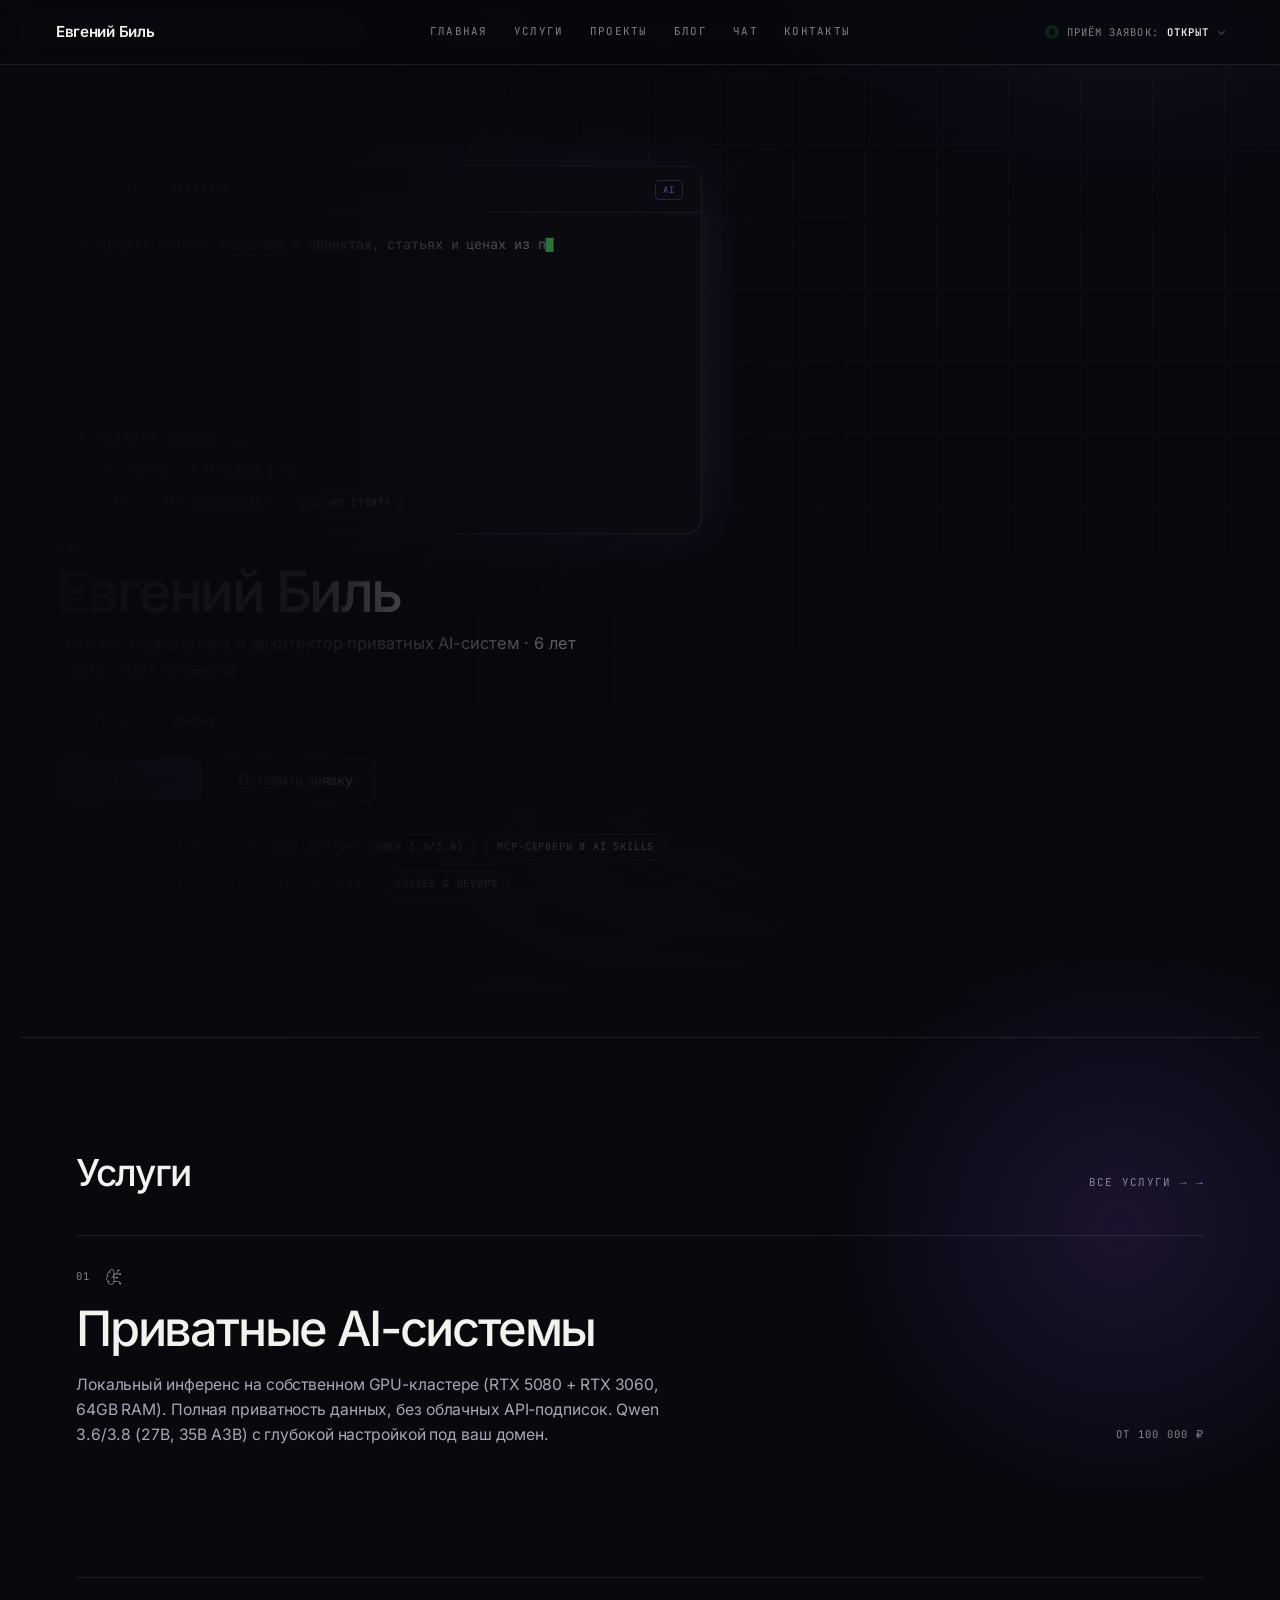
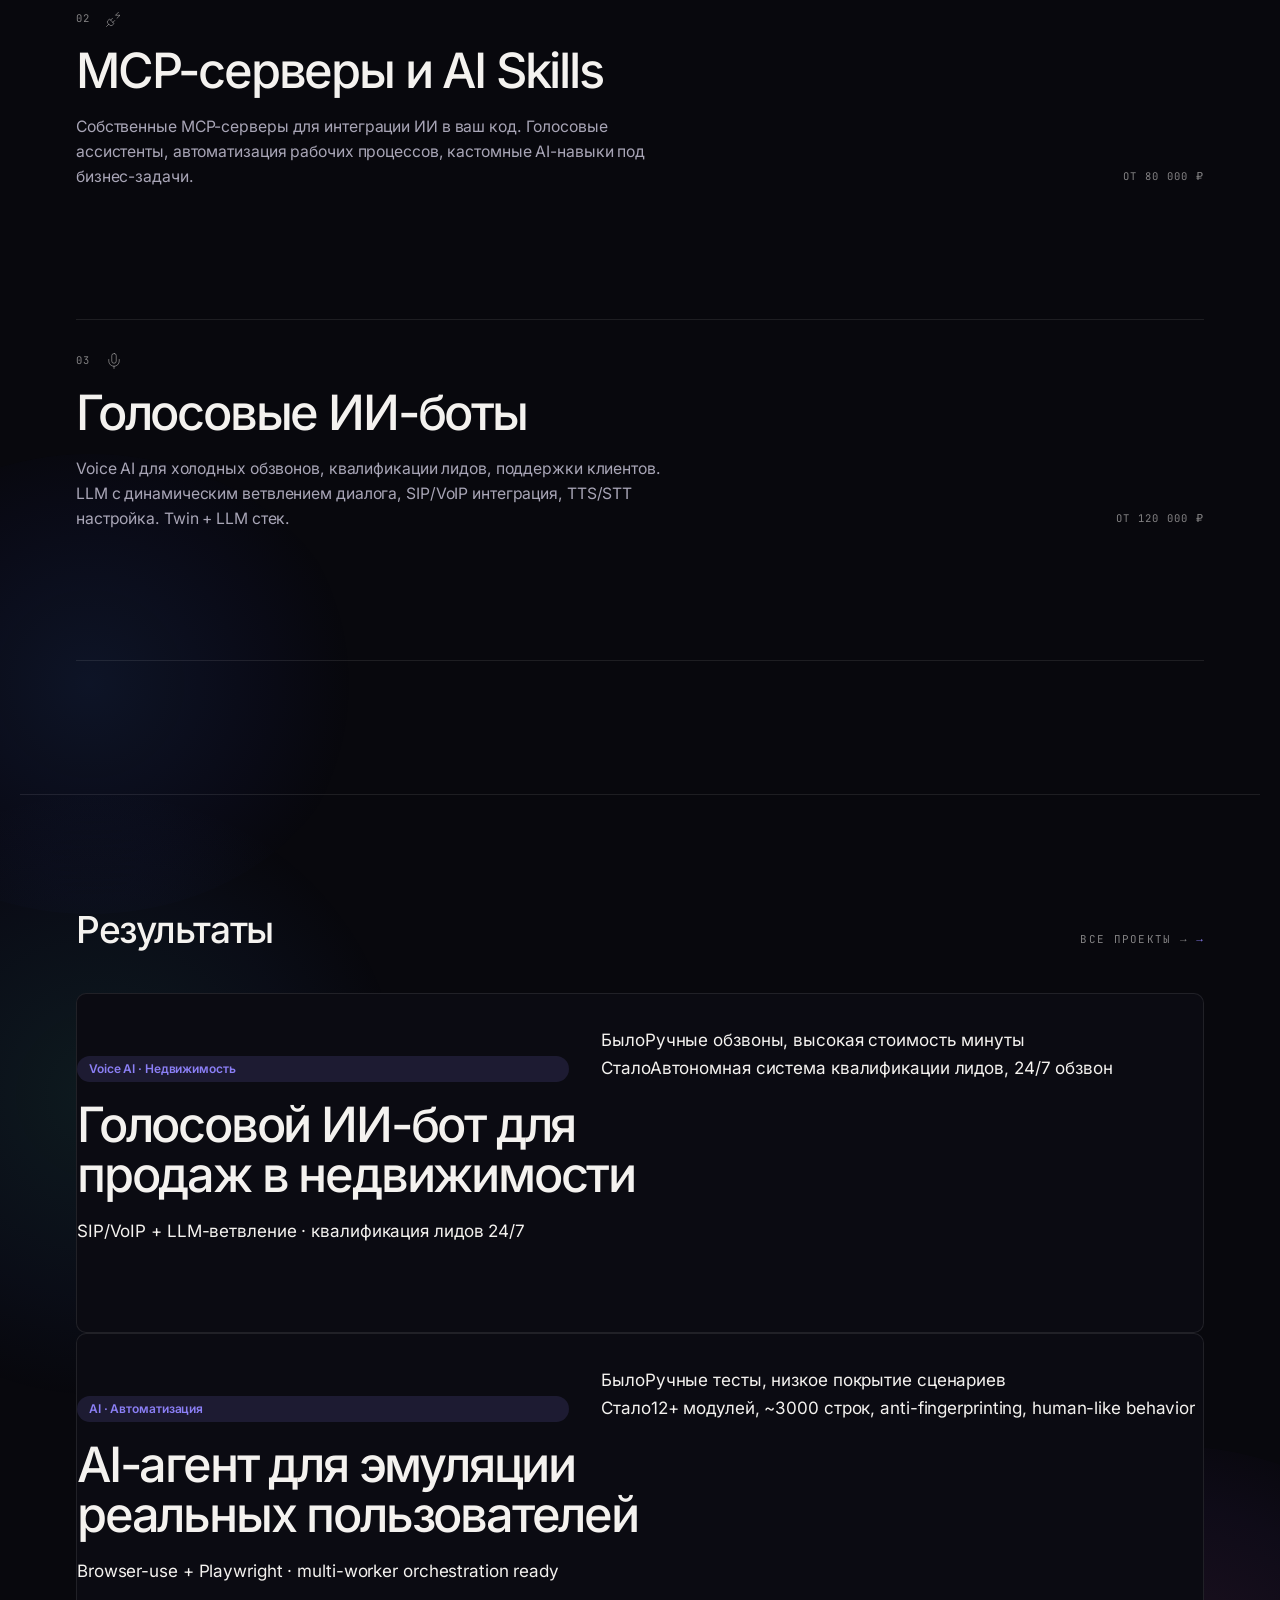
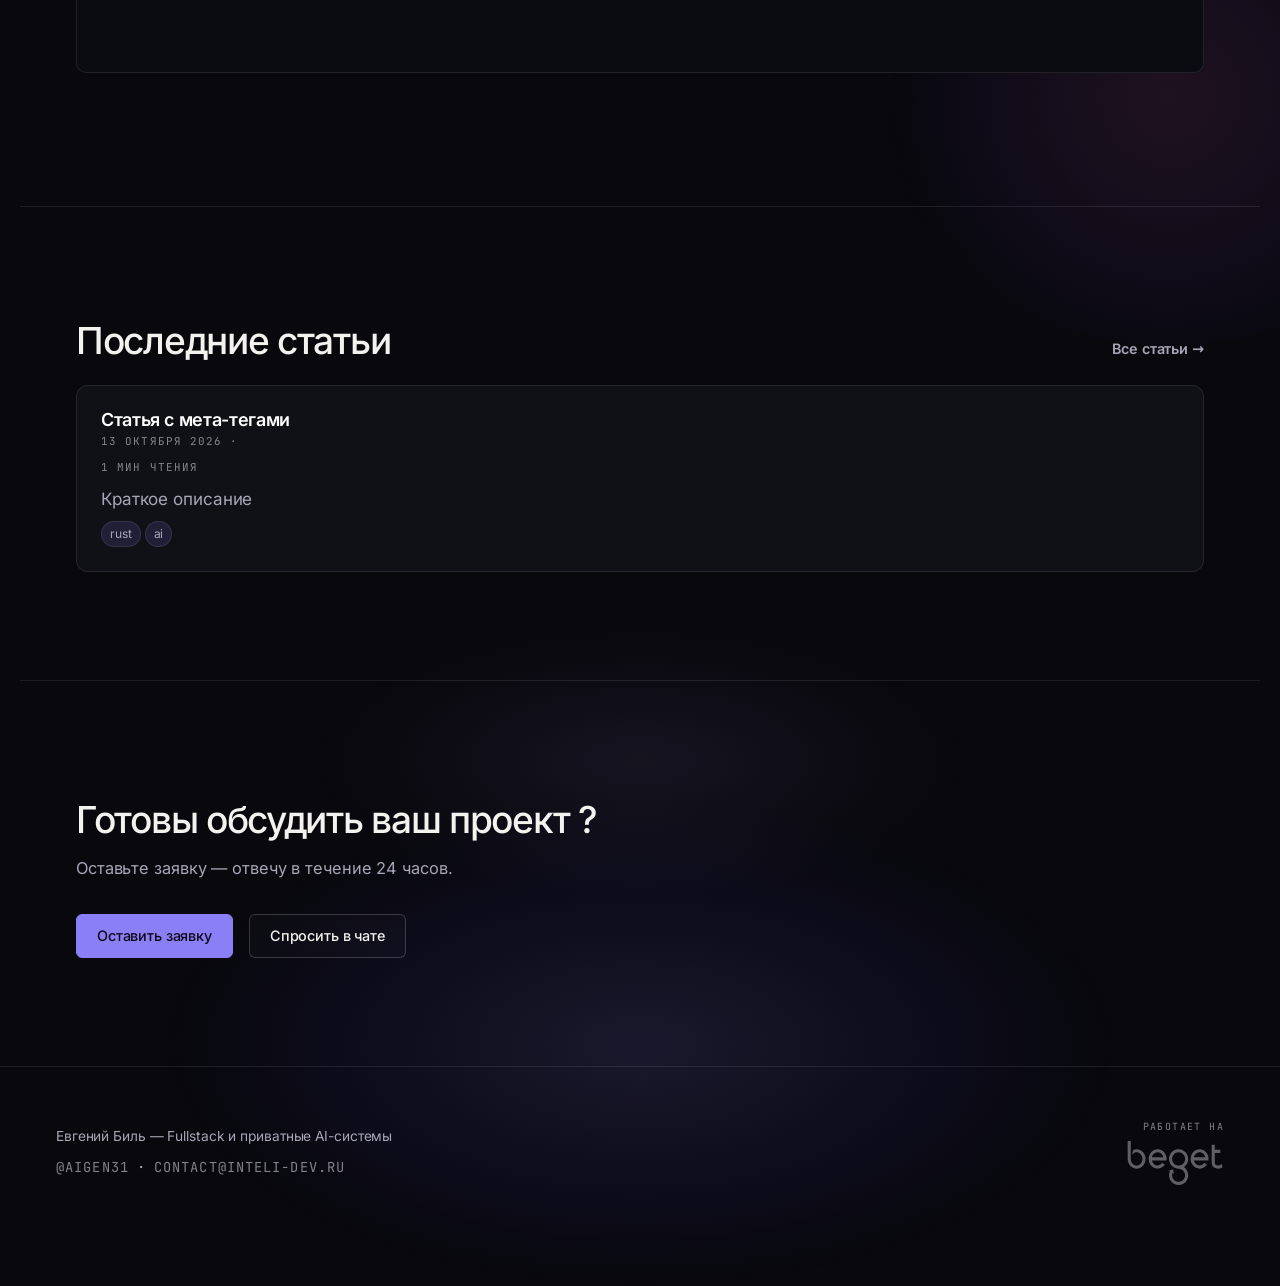
<file: .fool-work/mascot/site/index.html>
<!DOCTYPE html><html lang="ru"><head><meta charset="utf-8"><!><meta name="viewport" content="width=device-width, initial-scale=1"><title>Евгений Биль — Fullstack-разработчик и архитектор приватных AI-систем</title><meta name="description" content="Fullstack-разработчик и архитектор приватных AI-систем: Приватные AI-системы, Локальный инференс (Qwen 3.6/3.8). 6 лет опыта, 100+ проектов."><link rel="canonical" href="https://test.inteli-dev.ru/"><!><meta content="website" property="og:type"><meta content="test.inteli-dev.ru" property="og:site_name"><meta content="ru_RU" property="og:locale"><meta content="Евгений Биль — Fullstack-разработчик и архитектор приватных AI-систем" property="og:title"><meta content="Fullstack-разработчик и архитектор приватных AI-систем: Приватные AI-системы, Локальный инференс (Qwen 3.6/3.8). 6 лет опыта, 100+ проектов." property="og:description"><meta content="https://test.inteli-dev.ru/" property="og:url"><meta content="https://test.inteli-dev.ru/og.png?v=eea9306a" property="og:image"><meta name="twitter:card" content="summary_large_image"><meta name="twitter:title" content="Евгений Биль — Fullstack-разработчик и архитектор приватных AI-систем"><meta name="twitter:description" content="Fullstack-разработчик и архитектор приватных AI-систем: Приватные AI-системы, Локальный инференс (Qwen 3.6/3.8). 6 лет опыта, 100+ проектов."><meta name="twitter:image" content="https://test.inteli-dev.ru/og.png?v=eea9306a"><link rel="stylesheet" href="/assets/style.css?v=eea9306a"><link rel="manifest" href="/manifest.json?v=eea9306a"><link rel="icon" href="/favicon.svg?v=eea9306a" type="image/svg+xml"><script src="/assets/main.js?v=eea9306a" defer></script><noscript><style>.section, .hero { opacity: 1; transform: none; }</style></noscript></head><body><a href="#main" class="skip-link">Перейти к содержимому</a><header class="navbar"><nav aria-label="Основная навигация" class="navbar-inner"><a href="/" class="navbar-brand">Евгений Биль</a><button type="button" class="navbar-toggle" id="navbar-toggle" aria-controls="navbar-menu" aria-expanded="false" aria-label="Открыть меню"><span class="navbar-toggle-box" aria-hidden="true"><span class="navbar-toggle-bar"></span><span class="navbar-toggle-bar"></span><span class="navbar-toggle-bar"></span></span></button><div id="navbar-menu" class="navbar-menu"><div class="navbar-links"><a href="/">Главная</a><a href="/services">Услуги</a><a href="/projects">Проекты</a><a href="/blog">Блог</a><a href="/chat">Чат</a><a href="/contact">Контакты</a></div><!><button type="button" aria-expanded="false" aria-label="Приём заявок: открыт. Беру новые проекты. В работе 2 проекта. Ближайший слот: немедленно — есть свободные слоты" class="status-badge status-available"><span class="status-dot" aria-hidden="true"></span><span class="status-subject">Приём заявок:</span><span class="status-state">открыт</span><span aria-hidden="true" class="status-popover"><span class="status-popover-summary">Беру новые проекты</span><span class="status-popover-line">В работе 2 проекта</span><span class="status-popover-line">Ближайший слот: немедленно — есть свободные слоты</span><!></span></button></div></nav></header><main id="main" class="main"><section class="hero"><canvas id="hero-canvas" class="hero-canvas" aria-hidden="true"></canvas><div class="hero-blob hero-blob-1" aria-hidden="true"></div><div class="hero-blob hero-blob-2" aria-hidden="true"></div><div class="hero-blob hero-blob-3" aria-hidden="true"></div><div class="hero-grid"><div class="terminal-slot"><div id="hero-terminal" data-goal="chat_started" class="terminal-window"><div class="terminal-bar"><span class="dot dot-red"></span><span class="dot dot-yellow"></span><span class="dot dot-green"></span><span class="terminal-title">inteli-dev — терминал</span></div><div class="terminal-body" id="hero-terminal-output" aria-live="polite"></div><div id="hero-terminal-input-row" class="terminal-input-line"><span class="terminal-prompt"><span class="code-prompt">$</span></span><input id="hero-terminal-input" type="text" placeholder="Задайте вопрос..." autocomplete="off" maxlength="500" aria-describedby="hero-terminal-hint" aria-label="Введите ваш вопрос" class="terminal-input"></div><p id="hero-terminal-hint" class="field-hint terminal-hint"><span>До 500 символов · 3 AI-ответа в час</span><span class="char-count" data-counter-for="hero-terminal-input" aria-hidden="true"></span></p><div role="group" aria-label="Частые вопросы" class="terminal-presets"><button type="button" data-kind="preset" data-index="0" class="preset-button terminal-preset-btn">Кто вы?</button><button type="button" data-kind="preset" data-index="1" class="preset-button terminal-preset-btn">Чем занимаетесь?</button><button type="button" data-kind="preset" data-index="2" class="preset-button terminal-preset-btn">Сколько стоит?</button><!></div></div><div id="hero-mascot" data-emotion="base" aria-hidden="true" class="terminal-mascot"><img data-emotion="base" src="/assets/mascot/base.png?v=eea9306a" alt="" width="96" height="128" decoding="async" class="mascot-frame"><img data-emotion="thinking" src="/assets/mascot/thinking.png?v=eea9306a" alt="" width="96" height="128" decoding="async" class="mascot-frame"><img data-emotion="read" src="/assets/mascot/read.png?v=eea9306a" alt="" width="96" height="128" decoding="async" class="mascot-frame"><img data-emotion="smirk" src="/assets/mascot/smirk.png?v=eea9306a" alt="" width="96" height="128" decoding="async" class="mascot-frame"><img data-emotion="dissatisfied" src="/assets/mascot/dissatisfied.png?v=eea9306a" alt="" width="96" height="128" decoding="async" class="mascot-frame"><!></div></div><div class="hero-content"><span class="hero-eyebrow">&lt;/&gt;</span><h1>Евгений Биль</h1><p class="subtitle">Fullstack-разработчик и архитектор приватных AI-систем · 6 лет опыта · 100+ проектов</p><button type="button" aria-expanded="false" aria-label="Приём заявок: открыт. Беру новые проекты. В работе 2 проекта. Ближайший слот: немедленно — есть свободные слоты" class="status-badge status-available"><span class="status-dot" aria-hidden="true"></span><span class="status-subject">Приём заявок:</span><span class="status-state">открыт</span><span aria-hidden="true" class="status-popover"><span class="status-popover-summary">Беру новые проекты</span><span class="status-popover-line">В работе 2 проекта</span><span class="status-popover-line">Ближайший слот: немедленно — есть свободные слоты</span><!></span></button><div class="cta-buttons"><a href="/chat" class="btn btn-primary">Задать вопрос</a><a href="/contact" class="btn btn-secondary">Оставить заявку</a></div><div class="tech-pills"><span class="tech-pill">Приватные AI-системы</span><span class="tech-pill">Локальный инференс (Qwen 3.6/3.8)</span><span class="tech-pill">MCP-серверы и AI Skills</span><span class="tech-pill">Голосовые ассистенты</span><span class="tech-pill">Fullstack PHP + JS</span><span class="tech-pill">Docker &amp; DevOps</span><span class="tech-pill">ComfyUI Mass Production</span><!></div></div></div></section><section class="section section-glow section-services"><div class="section-head"><h2>Услуги</h2><a href="/services" class="section-link">Все услуги →</a></div><div class="cards-grid"><article class="card"><div aria-hidden="true" class="card-icon"><svg xmlns="http://www.w3.org/2000/svg" viewBox="0 0 24 24" fill="none" stroke="currentColor" stroke-width="1" stroke-linecap="round" stroke-linejoin="round" width="1em" height="1em" aria-hidden="true"><path d="M12 5a3 3 0 1 0-5.997.125 4 4 0 0 0-2.526 5.77 4 4 0 0 0 .556 6.588A4 4 0 1 0 12 18Z" /><path d="M9 13a4.5 4.5 0 0 0 3-4" /><path d="M6.003 5.125A3 3 0 0 0 6.401 6.5" /><path d="M3.477 10.896a4 4 0 0 1 .585-.396" /><path d="M6 18a4 4 0 0 1-1.967-.516" /><path d="M12 13h4" /><path d="M12 18h6a2 2 0 0 1 2 2v1" /><path d="M12 8h8" /><path d="M16 8V5a2 2 0 0 1 2-2" /><circle cx="16" cy="13" r=".5" /><circle cx="18" cy="3" r=".5" /><circle cx="20" cy="21" r=".5" /><circle cx="20" cy="8" r=".5" /></svg></div><h3 class="card-title">Приватные AI-системы</h3><p class="card-text">Локальный инференс на собственном GPU-кластере (RTX 5080 + RTX 3060, 64GB RAM). Полная приватность данных, без облачных API-подписок. Qwen 3.6/3.8 (27B, 35B A3B) с глубокой настройкой под ваш домен.</p><span class="card-price">от 100 000 ₽</span></article><article class="card"><div aria-hidden="true" class="card-icon"><svg xmlns="http://www.w3.org/2000/svg" viewBox="0 0 24 24" fill="none" stroke="currentColor" stroke-width="1" stroke-linecap="round" stroke-linejoin="round" width="1em" height="1em" aria-hidden="true"><path d="M6.3 20.3a2.4 2.4 0 0 0 3.4 0L12 18l-6-6-2.3 2.3a2.4 2.4 0 0 0 0 3.4Z" /><path d="m2 22 3-3" /><path d="M7.5 13.5 10 11" /><path d="M10.5 16.5 13 14" /><path d="m18 3-4 4h6l-4 4" /></svg></div><h3 class="card-title">MCP-серверы и AI Skills</h3><p class="card-text">Собственные MCP-серверы для интеграции ИИ в ваш код. Голосовые ассистенты, автоматизация рабочих процессов, кастомные AI-навыки под бизнес-задачи.</p><span class="card-price">от 80 000 ₽</span></article><article class="card"><div aria-hidden="true" class="card-icon"><svg xmlns="http://www.w3.org/2000/svg" viewBox="0 0 24 24" fill="none" stroke="currentColor" stroke-width="1" stroke-linecap="round" stroke-linejoin="round" width="1em" height="1em" aria-hidden="true"><path d="M12 19v3" /><path d="M19 10v2a7 7 0 0 1-14 0v-2" /><rect x="9" y="2" width="6" height="13" rx="3" /></svg></div><h3 class="card-title">Голосовые ИИ-боты</h3><p class="card-text">Voice AI для холодных обзвонов, квалификации лидов, поддержки клиентов. LLM с динамическим ветвлением диалога, SIP/VoIP интеграция, TTS/STT настройка. Twin + LLM стек.</p><span class="card-price">от 120 000 ₽</span></article><!></div></section><section class="section section-glow section-results"><div class="section-head"><h2>Результаты</h2><a href="/projects" class="section-link">Все проекты →</a></div><div class="cards-grid cards-grid-2"><article class="card project-card"><span class="badge">Voice AI · Недвижимость</span><h3 class="card-title">Голосовой ИИ-бот для продаж в недвижимости</h3><div class="project-metrics"><div class="metric"><span class="metric-label">Было</span><span class="metric-value metric-before">Ручные обзвоны, высокая стоимость минуты</span></div><div class="metric"><span class="metric-label">Стало</span><span class="metric-value metric-after">Автономная система квалификации лидов, 24/7 обзвон</span></div></div><p class="project-result">SIP/VoIP + LLM-ветвление · квалификация лидов 24/7</p></article><article class="card project-card"><span class="badge">AI · Автоматизация</span><h3 class="card-title">AI-агент для эмуляции реальных пользователей</h3><div class="project-metrics"><div class="metric"><span class="metric-label">Было</span><span class="metric-value metric-before">Ручные тесты, низкое покрытие сценариев</span></div><div class="metric"><span class="metric-label">Стало</span><span class="metric-value metric-after">12+ модулей, ~3000 строк, anti-fingerprinting, human-like behavior</span></div></div><p class="project-result">Browser-use + Playwright · multi-worker orchestration ready</p></article><!></div></section><!><section class="section blog-teaser"><div class="section-head"><h2>Последние статьи</h2><a class="section-more" href="/blog">Все статьи →</a></div><div class="post-list"><article class="post-card"><!><div class="post-card-body"><h3 class="post-card-title"><a href="/blog/statya-s-meta-tegami">Статья с мета-тегами</a></h3><p class="post-meta"><time datetime="2026-10-13T12:31:54.554600934+00:00">13 октября 2026</time><span aria-hidden="true">·</span><span>1<!> мин чтения</span></p><p class="post-card-summary">Краткое описание</p><ul class="tag-list"><li class="tag">rust</li><li class="tag">ai</li><!></ul></div></article><!></div></section><section class="section section-glow section-cta cta-section"><h2>Готовы обсудить ваш проект ?</h2><p class="subtitle">Оставьте заявку — отвечу в течение 24 часов.</p><div class="cta-buttons"><a href="/contact" class="btn btn-primary">Оставить заявку</a><a href="/chat" class="btn btn-secondary">Спросить в чате</a></div></section></main><footer class="footer"><div class="footer-inner"><div class="footer-col"><p>Евгений Биль — Fullstack и приватные AI-системы</p><p class="footer-contacts"><a href="https://t.me/AiGen31" data-goal="tg_click">@AiGen31</a><span aria-hidden="true">·</span><a href="mailto:contact@inteli-dev.ru" data-goal="email_click">contact@inteli-dev.ru</a></p></div><div class="footer-col footer-col-beget"><span class="footer-beget-label">работает на</span><a href="https://beget.com/p1627316" target="_blank" rel="noopener noreferrer nofollow" aria-label="Хостинг Beget" class="footer-beget-logo"><svg xmlns="http://www.w3.org/2000/svg" viewBox="0 0 87 40" fill="none" aria-hidden="true" focusable="false"><path d="M51.1169 23.7018C55.3726 26.7135 56.0689 32.1073 53.6787 35.9103C51.3031 39.6903 46.5389 41.0618 42.5714 39.1364C38.8582 37.3346 36.2591 32.5326 38.4518 27.3202C38.0955 27.2658 37.7554 27.213 37.4154 27.1603C37.404 27.1174 37.3927 27.0729 37.3813 27.03C38.7011 26.585 40.0209 26.1399 41.4087 25.6701C41.6063 27.1405 41.7958 28.545 41.9836 29.9478C41.948 29.966 41.9107 29.9857 41.8751 30.0039C41.5901 29.5802 41.3035 29.1582 41.0087 28.7214C39.9416 30.6138 40.4047 33.4871 42.0354 35.2509C43.875 37.239 46.7899 37.722 49.1429 36.4263C51.4958 35.1306 52.7055 32.3579 52.0626 29.7286C51.4035 27.0333 49.104 25.1706 46.398 25.1393C41.8443 25.0865 38.2445 21.8176 37.6777 17.2233C37.1546 12.9785 39.94 8.85243 44.1034 7.71004C48.0563 6.6237 52.2294 8.52273 54.0965 12.2582C55.9604 15.9853 55.0066 20.5351 51.8132 23.1529C51.5946 23.3292 51.3711 23.5007 51.1169 23.7018ZM40.4501 16.2359C40.4387 19.5625 43.0427 22.2561 46.2895 22.2775C49.5623 22.299 52.2391 19.6037 52.244 16.2821C52.2472 12.9818 49.6028 10.2767 46.364 10.2685C43.1058 10.2586 40.4614 12.9291 40.4501 16.2359Z" fill="currentColor"/> <path d="M3.99524 12.3437C4.33855 10.931 4.63975 9.61714 4.99116 8.31815C5.03974 8.13682 5.31341 7.96868 5.51907 7.88955C8.61369 6.7109 12.0694 7.71646 14.2637 10.4199C17.8474 14.8312 16.5098 21.8026 11.5998 24.305C7.46232 26.4133 2.48761 24.394 0.711157 19.8063C0.31441 18.7826 0.0553109 17.632 0.0407365 16.5358C-0.0272771 11.1436 0.00834906 5.7482 0.00834906 0.35442C0.00834906 0.243973 0.0196847 0.135174 0.0261622 0C0.954062 0.00164846 1.84472 0.00164846 2.81796 0.00164846C2.81796 0.220894 2.81796 0.44014 2.81796 0.661034C2.81796 5.84546 2.81796 11.0299 2.81796 16.2127C2.81796 17.8166 3.28758 19.2541 4.34017 20.4607C6.47774 22.912 9.90433 22.8823 12.016 20.408C14.1196 17.9452 13.9479 13.9955 11.6419 11.7354C9.64199 9.77705 6.66235 9.77869 4.65919 11.7371C4.47296 11.9184 4.27539 12.0882 3.99524 12.3437Z" fill="currentColor"/> <path d="M35.2406 17.6977C33.0641 17.6977 30.878 17.6977 28.6902 17.6977C26.5025 17.6977 24.3163 17.6977 22.0573 17.6977C22.5933 19.7665 23.6928 21.2617 25.6426 21.9903C27.6587 22.7436 29.4092 22.1403 31.461 20.0369C32.235 20.4984 33.0188 20.965 33.8479 21.4595C32.5006 23.3898 30.7808 24.6542 28.5202 25.0119C24.0297 25.7224 19.8679 22.4667 19.2218 17.7917C18.8056 14.7799 19.5213 12.1028 21.6006 9.89386C25.6458 5.59302 32.4585 7.07994 34.7127 12.7292C35.3588 14.3431 35.5596 16.1811 35.2406 17.6977ZM32.3662 14.8178C32.0585 12.2957 29.6214 10.2137 27.1097 10.2648C24.7309 10.3142 22.3115 12.5182 22.1334 14.8178C25.5357 14.8178 28.9364 14.8178 32.3662 14.8178Z" fill="currentColor"/> <path d="M73.4564 17.693C69.063 17.693 64.7037 17.693 60.2569 17.693C60.7378 19.6464 61.7386 21.1235 63.5394 21.8636C65.9911 22.8725 67.9861 22.0235 69.6363 20.0322C70.4217 20.4987 71.1957 20.957 72.0378 21.4581C71.8678 21.6905 71.7253 21.9032 71.5666 22.101C68.3084 26.1447 62.5726 26.1447 59.3096 22.1043C56.4724 18.5898 56.6522 13.2553 59.7193 9.95512C63.8713 5.48778 70.9221 7.13625 73.0305 13.0674C73.5519 14.5329 73.6961 16.0314 73.4564 17.693ZM70.5512 14.8148C70.331 12.3454 67.7789 10.181 65.2186 10.27C62.8689 10.3524 60.3719 12.6784 60.3459 14.8148C63.7482 14.8148 67.1489 14.8148 70.5512 14.8148Z" fill="currentColor"/> <path d="M85.4075 20.6699C85.7087 21.5914 86.0244 22.5261 86.3078 23.4707C86.3451 23.596 86.256 23.8333 86.1475 23.9207C83.7039 25.8972 79.3413 25.4076 77.3657 22.9448C76.7552 22.1832 76.3989 21.3128 76.3973 20.3221C76.3924 14.8129 76.394 9.30378 76.3957 3.79461C76.3957 3.68416 76.4086 3.57206 76.4183 3.43359C77.3349 3.43359 78.2256 3.43359 79.1842 3.43359C79.1842 4.92381 79.1842 6.41896 79.1842 7.95863C80.891 7.95863 82.5315 7.95863 84.2156 7.95863C84.2156 8.92628 84.2156 9.84612 84.2156 10.8171C82.5671 10.8171 80.9267 10.8171 79.2344 10.8171C79.2215 11.0446 79.2037 11.2275 79.2037 11.4089C79.202 14.2871 79.2134 17.1653 79.1939 20.0435C79.1891 20.7243 79.4676 21.2123 79.9793 21.5931C81.1971 22.503 83.3816 22.508 84.5864 21.5749C84.8925 21.3425 85.1144 20.9996 85.4075 20.6699Z" fill="currentColor"/></svg></a></div></div></footer></body></html><script nonce="mUrUSkHyIf8UtQ9FR4pQjw">__RESOLVED_RESOURCES=[];__SERIALIZED_ERRORS=[];__PENDING_RESOURCES=[];__RESOURCE_RESOLVERS=[];</script><script nonce="mUrUSkHyIf8UtQ9FR4pQjw">__INCOMPLETE_CHUNKS=[];</script>
</file>
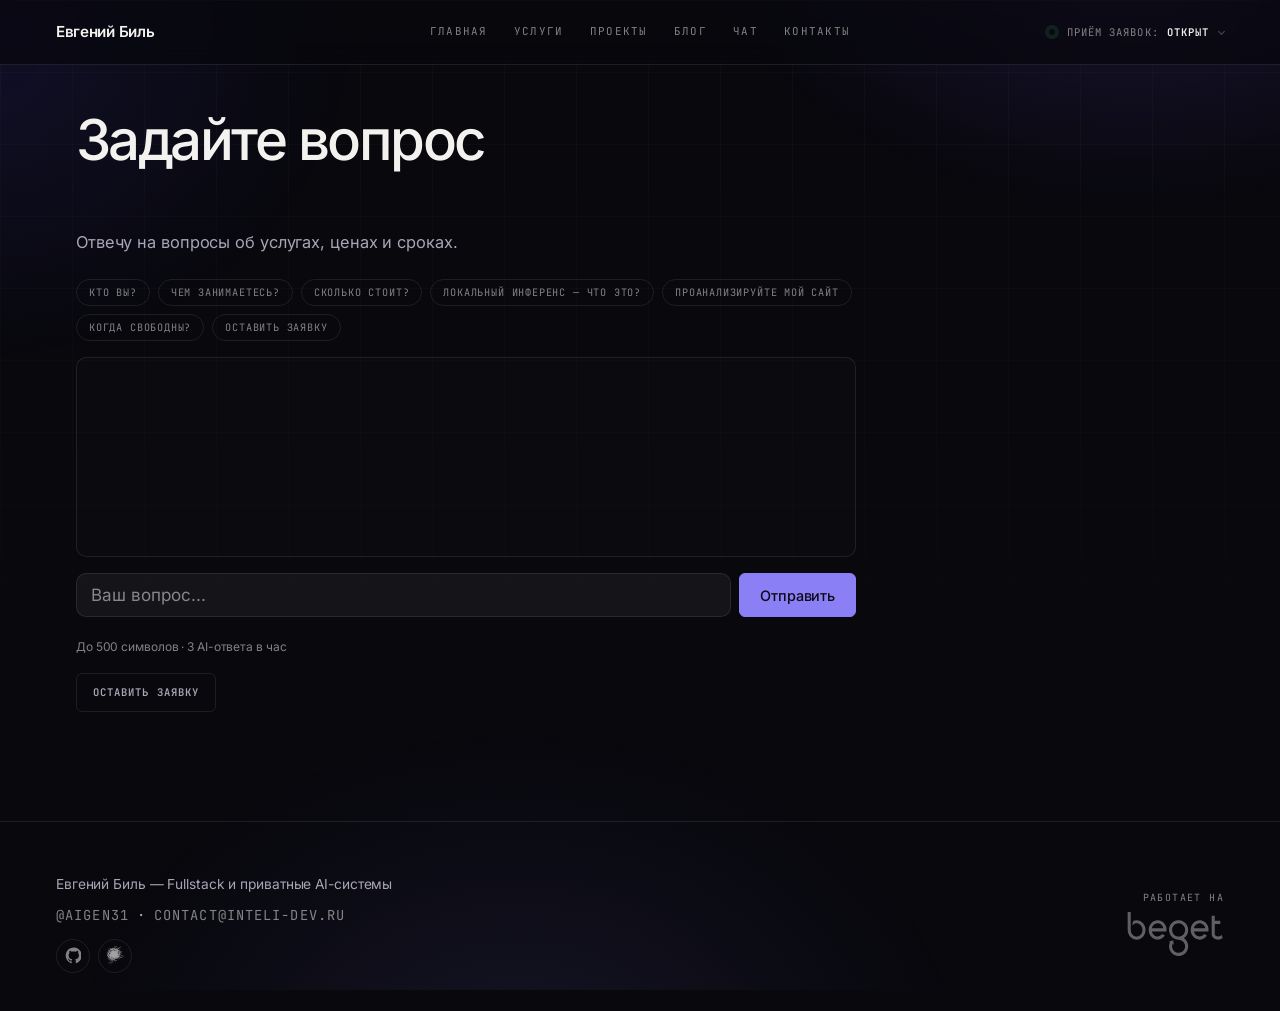
<file: .fool-work/seo-check_chat.html>
<!DOCTYPE html><html lang="ru"><head><meta charset="utf-8"><script nonce="7wBC_KUtr_dwGxS8BxFIFQ">(function () {
  // Синтетические прогоны (Lighthouse, PageSpeed Insights, WebPageTest,
  // автоматизация) счётчик не получают: см. `Counters::loader_script`.
  var synthetic = (navigator.webdriver === true) ||
    /Chrome-Lighthouse|HeadlessChrome|PTST|GTmetrix/i.test(navigator.userAgent || '');
  if (synthetic) return;

  // Очереди вызовов создаются сразу: цель может уйти раньше, чем появится
  // сам тег, и должна дождаться его в очереди, а не потеряться.
  window.ym = window.ym || function () { (window.ym.a = window.ym.a || []).push(arguments); };
  window.ym.l = 1 * new Date();
  window.dataLayer = window.dataLayer || [];
  window.gtag = window.gtag || function () { window.dataLayer.push(arguments); };

ym(113215363, 'init', {ssr:true, webvisor:true, clickmap:true, ecommerce:"dataLayer", referrer: document.referrer, url: location.href, accurateTrackBounce:true, trackLinks:true});
gtag('js', new Date());
gtag('config', 'G-YNP4E8TF80');

  // Внешние теги — в конце загрузки и в простое браузера.
  var urls = ['https://mc.yandex.ru/metrika/tag.js?id=113215363', 'https://www.googletagmanager.com/gtag/js?id=G-YNP4E8TF80'];
  var started = false;

  function loadTags() {
    if (started) return;
    started = true;
    urls.forEach(function (url) {
      var s = document.createElement('script');
      s.async = true;
      s.src = url;
      document.head.appendChild(s);
    });
  }

  function schedule() {
    // Человек успел что-то сделать раньше простоя — грузим сразу: визит,
    // начавшийся до загрузки страницы, терять нельзя.
    ['pointerdown', 'keydown', 'scroll', 'touchstart'].forEach(function (name) {
      window.addEventListener(name, loadTags, { once: true, passive: true });
    });
    if (window.requestIdleCallback) window.requestIdleCallback(loadTags, { timeout: 3000 });
    else setTimeout(loadTags, 1500);
  }

  // Страховка на случай, когда `load` не наступает вовсе: его ждёт один
  // медленный ресурс (чужая картинка в статье), а визит в это время уже идёт.
  function armFallback() { setTimeout(loadTags, 5000); }
  if (document.readyState === 'loading') document.addEventListener('DOMContentLoaded', armFallback, { once: true });
  else armFallback();

  if (document.readyState === 'complete') schedule();
  else window.addEventListener('load', schedule, { once: true });
})();</script><noscript><div><img src="https://mc.yandex.ru/watch/113215363" alt="" style="position:absolute; left:-9999px;"></div></noscript><meta name="viewport" content="width=device-width, initial-scale=1"><title>Задать вопрос об услугах и сроках — Евгений Биль</title><meta name="description" content="AI-ассистент отвечает про услуги, цены и сроки и помнит контекст разговора. Заявка — в один клик, без регистрации."><link rel="canonical" href="https://inteli-dev.ru/chat"><!><meta content="website" property="og:type"><meta content="inteli-dev.ru" property="og:site_name"><meta content="ru_RU" property="og:locale"><meta content="Задать вопрос об услугах и сроках — Евгений Биль" property="og:title"><meta content="AI-ассистент отвечает про услуги, цены и сроки и помнит контекст разговора. Заявка — в один клик, без регистрации." property="og:description"><meta content="https://inteli-dev.ru/chat" property="og:url"><meta content="https://inteli-dev.ru/og.png?v=fb7a789a" property="og:image"><meta name="twitter:card" content="summary_large_image"><meta name="twitter:title" content="Задать вопрос об услугах и сроках — Евгений Биль"><meta name="twitter:description" content="AI-ассистент отвечает про услуги, цены и сроки и помнит контекст разговора. Заявка — в один клик, без регистрации."><meta name="twitter:image" content="https://inteli-dev.ru/og.png?v=fb7a789a"><link rel="stylesheet" href="/assets/style.css?v=fb7a789a"><link rel="manifest" href="/manifest.json?v=fb7a789a"><link rel="icon" href="/favicon.svg?v=fb7a789a" type="image/svg+xml"><script src="/assets/main.js?v=fb7a789a" defer></script><noscript><style>.section, .hero { opacity: 1; transform: none; }</style></noscript></head><body data-metrika-id="113215363" data-ga-id="G-YNP4E8TF80"><a href="#main" class="skip-link">Перейти к содержимому</a><header class="navbar"><nav aria-label="Основная навигация" class="navbar-inner"><a href="/" class="navbar-brand">Евгений Биль</a><button type="button" class="navbar-toggle" id="navbar-toggle" aria-controls="navbar-menu" aria-expanded="false" aria-label="Открыть меню"><span class="navbar-toggle-box" aria-hidden="true"><span class="navbar-toggle-bar"></span><span class="navbar-toggle-bar"></span><span class="navbar-toggle-bar"></span></span></button><div id="navbar-menu" class="navbar-menu"><div class="navbar-links"><a href="/">Главная</a><a href="/services">Услуги</a><a href="/projects">Проекты</a><a href="/blog">Блог</a><a href="/chat">Чат</a><a href="/contact">Контакты</a></div><button type="button" aria-expanded="false" aria-label="Приём заявок: открыт. Беру новые проекты. В работе 2 проекта. Ближайший слот: немедленно — есть свободные слоты" class="status-badge status-available"><span class="status-dot" aria-hidden="true"></span><span class="status-subject">Приём заявок:</span><span class="status-state">открыт</span><span aria-hidden="true" class="status-popover"><span class="status-popover-summary">Беру новые проекты</span><span class="status-popover-line">В работе 2 проекта</span><span class="status-popover-line">Ближайший слот: немедленно — есть свободные слоты</span><!></span></button></div></nav></header><main id="main" class="main"><section class="section chat-section"><div class="section-head"><h1>Задайте вопрос</h1></div><p class="subtitle">Отвечу на вопросы об услугах, ценах и
сроках.</p><div id="chat-app" data-goal="chat_started" class="chat-container"><div role="group" aria-label="Частые вопросы" class="preset-buttons"><button type="button" data-kind="preset" data-index="0" class="preset-button">Кто вы?</button><button type="button" data-kind="preset" data-index="1" class="preset-button">Чем занимаетесь?</button><button type="button" data-kind="preset" data-index="2" class="preset-button">Сколько стоит?</button><button type="button" data-kind="preset" data-index="3" class="preset-button">Локальный инференс — что это?</button><button type="button" data-kind="analysis" data-index="4" class="preset-button">Проанализируйте мой сайт</button><button type="button" data-kind="availability" data-index="5" class="preset-button">Когда свободны?</button><button type="button" data-kind="lead_request" data-index="6" class="preset-button">Оставить заявку</button><!></div><div class="messages-area" id="chat-messages" role="log" aria-live="polite"></div><div class="chat-input-row"><input id="chat-input" type="text" placeholder="Ваш вопрос..." autocomplete="off" maxlength="500" aria-describedby="chat-hint" aria-label="Ваш вопрос"><button id="chat-send" type="button" class="btn btn-primary">Отправить</button></div><p id="chat-hint" class="field-hint"><span>До 500 символов · 3 AI-ответа в час</span><span class="char-count" data-counter-for="chat-input" aria-hidden="true"></span></p><a href="/contact" class="floating-cta">Оставить заявку</a></div></section></main><footer class="footer"><div class="footer-inner"><div class="footer-col"><p>Евгений Биль — Fullstack и приватные AI-системы</p><p class="footer-contacts"><a href="https://t.me/AiGen31" data-goal="tg_click">@AiGen31</a><span aria-hidden="true">·</span><a href="mailto:contact@inteli-dev.ru" data-goal="email_click">contact@inteli-dev.ru</a></p><div class="footer-social"><a href="https://github.com/aigen31" target="_blank" rel="me noopener noreferrer" title="GitHub — aigen31" aria-label="Профиль aigen31 на GitHub" class="social-link"><svg xmlns="http://www.w3.org/2000/svg" viewBox="0 0 24 24" fill="currentColor" stroke="none" width="1em" height="1em" aria-hidden="true"><path d="M12.5.75C6.146.75 1 5.896 1 12.25c0 5.089 3.292 9.387 7.863 10.91.575.101.79-.244.79-.546 0-.273-.014-1.178-.014-2.142-2.889.532-3.636-.704-3.866-1.35-.13-.331-.69-1.352-1.18-1.625-.402-.216-.977-.748-.014-.762.906-.014 1.553.834 1.769 1.179 1.035 1.74 2.688 1.25 3.349.948.1-.747.402-1.25.733-1.538-2.559-.287-5.232-1.279-5.232-5.678 0-1.25.445-2.285 1.178-3.09-.115-.288-.517-1.467.115-3.048 0 0 .963-.302 3.163 1.179.92-.259 1.897-.388 2.875-.388.977 0 1.955.13 2.875.388 2.2-1.495 3.162-1.179 3.162-1.179.633 1.581.23 2.76.115 3.048.733.805 1.179 1.825 1.179 3.09 0 4.413-2.688 5.39-5.247 5.678.417.36.776 1.05.776 2.128 0 1.538-.014 2.774-.014 3.162 0 .302.216.662.79.547C20.709 21.637 24 17.324 24 12.25 24 5.896 18.854.75 12.5.75Z"/></svg></a><a href="https://habr.com/ru/users/intelidev/" target="_blank" rel="me noopener noreferrer" title="Профиль на Habr" aria-label="Профиль на Habr" class="social-link"><img src="/assets/habr.svg?v=fb7a789a" alt="" width="20" height="20" decoding="async" class="social-icon"></a></div></div><div class="footer-col footer-col-beget"><span class="footer-beget-label">работает на</span><a href="https://beget.com/p1627316" target="_blank" rel="noopener noreferrer nofollow" aria-label="Хостинг Beget" class="footer-beget-logo"><svg xmlns="http://www.w3.org/2000/svg" viewBox="0 0 87 40" fill="none" aria-hidden="true" focusable="false"><path d="M51.1169 23.7018C55.3726 26.7135 56.0689 32.1073 53.6787 35.9103C51.3031 39.6903 46.5389 41.0618 42.5714 39.1364C38.8582 37.3346 36.2591 32.5326 38.4518 27.3202C38.0955 27.2658 37.7554 27.213 37.4154 27.1603C37.404 27.1174 37.3927 27.0729 37.3813 27.03C38.7011 26.585 40.0209 26.1399 41.4087 25.6701C41.6063 27.1405 41.7958 28.545 41.9836 29.9478C41.948 29.966 41.9107 29.9857 41.8751 30.0039C41.5901 29.5802 41.3035 29.1582 41.0087 28.7214C39.9416 30.6138 40.4047 33.4871 42.0354 35.2509C43.875 37.239 46.7899 37.722 49.1429 36.4263C51.4958 35.1306 52.7055 32.3579 52.0626 29.7286C51.4035 27.0333 49.104 25.1706 46.398 25.1393C41.8443 25.0865 38.2445 21.8176 37.6777 17.2233C37.1546 12.9785 39.94 8.85243 44.1034 7.71004C48.0563 6.6237 52.2294 8.52273 54.0965 12.2582C55.9604 15.9853 55.0066 20.5351 51.8132 23.1529C51.5946 23.3292 51.3711 23.5007 51.1169 23.7018ZM40.4501 16.2359C40.4387 19.5625 43.0427 22.2561 46.2895 22.2775C49.5623 22.299 52.2391 19.6037 52.244 16.2821C52.2472 12.9818 49.6028 10.2767 46.364 10.2685C43.1058 10.2586 40.4614 12.9291 40.4501 16.2359Z" fill="currentColor"/> <path d="M3.99524 12.3437C4.33855 10.931 4.63975 9.61714 4.99116 8.31815C5.03974 8.13682 5.31341 7.96868 5.51907 7.88955C8.61369 6.7109 12.0694 7.71646 14.2637 10.4199C17.8474 14.8312 16.5098 21.8026 11.5998 24.305C7.46232 26.4133 2.48761 24.394 0.711157 19.8063C0.31441 18.7826 0.0553109 17.632 0.0407365 16.5358C-0.0272771 11.1436 0.00834906 5.7482 0.00834906 0.35442C0.00834906 0.243973 0.0196847 0.135174 0.0261622 0C0.954062 0.00164846 1.84472 0.00164846 2.81796 0.00164846C2.81796 0.220894 2.81796 0.44014 2.81796 0.661034C2.81796 5.84546 2.81796 11.0299 2.81796 16.2127C2.81796 17.8166 3.28758 19.2541 4.34017 20.4607C6.47774 22.912 9.90433 22.8823 12.016 20.408C14.1196 17.9452 13.9479 13.9955 11.6419 11.7354C9.64199 9.77705 6.66235 9.77869 4.65919 11.7371C4.47296 11.9184 4.27539 12.0882 3.99524 12.3437Z" fill="currentColor"/> <path d="M35.2406 17.6977C33.0641 17.6977 30.878 17.6977 28.6902 17.6977C26.5025 17.6977 24.3163 17.6977 22.0573 17.6977C22.5933 19.7665 23.6928 21.2617 25.6426 21.9903C27.6587 22.7436 29.4092 22.1403 31.461 20.0369C32.235 20.4984 33.0188 20.965 33.8479 21.4595C32.5006 23.3898 30.7808 24.6542 28.5202 25.0119C24.0297 25.7224 19.8679 22.4667 19.2218 17.7917C18.8056 14.7799 19.5213 12.1028 21.6006 9.89386C25.6458 5.59302 32.4585 7.07994 34.7127 12.7292C35.3588 14.3431 35.5596 16.1811 35.2406 17.6977ZM32.3662 14.8178C32.0585 12.2957 29.6214 10.2137 27.1097 10.2648C24.7309 10.3142 22.3115 12.5182 22.1334 14.8178C25.5357 14.8178 28.9364 14.8178 32.3662 14.8178Z" fill="currentColor"/> <path d="M73.4564 17.693C69.063 17.693 64.7037 17.693 60.2569 17.693C60.7378 19.6464 61.7386 21.1235 63.5394 21.8636C65.9911 22.8725 67.9861 22.0235 69.6363 20.0322C70.4217 20.4987 71.1957 20.957 72.0378 21.4581C71.8678 21.6905 71.7253 21.9032 71.5666 22.101C68.3084 26.1447 62.5726 26.1447 59.3096 22.1043C56.4724 18.5898 56.6522 13.2553 59.7193 9.95512C63.8713 5.48778 70.9221 7.13625 73.0305 13.0674C73.5519 14.5329 73.6961 16.0314 73.4564 17.693ZM70.5512 14.8148C70.331 12.3454 67.7789 10.181 65.2186 10.27C62.8689 10.3524 60.3719 12.6784 60.3459 14.8148C63.7482 14.8148 67.1489 14.8148 70.5512 14.8148Z" fill="currentColor"/> <path d="M85.4075 20.6699C85.7087 21.5914 86.0244 22.5261 86.3078 23.4707C86.3451 23.596 86.256 23.8333 86.1475 23.9207C83.7039 25.8972 79.3413 25.4076 77.3657 22.9448C76.7552 22.1832 76.3989 21.3128 76.3973 20.3221C76.3924 14.8129 76.394 9.30378 76.3957 3.79461C76.3957 3.68416 76.4086 3.57206 76.4183 3.43359C77.3349 3.43359 78.2256 3.43359 79.1842 3.43359C79.1842 4.92381 79.1842 6.41896 79.1842 7.95863C80.891 7.95863 82.5315 7.95863 84.2156 7.95863C84.2156 8.92628 84.2156 9.84612 84.2156 10.8171C82.5671 10.8171 80.9267 10.8171 79.2344 10.8171C79.2215 11.0446 79.2037 11.2275 79.2037 11.4089C79.202 14.2871 79.2134 17.1653 79.1939 20.0435C79.1891 20.7243 79.4676 21.2123 79.9793 21.5931C81.1971 22.503 83.3816 22.508 84.5864 21.5749C84.8925 21.3425 85.1144 20.9996 85.4075 20.6699Z" fill="currentColor"/></svg></a></div></div></footer><!></body></html><script nonce="7wBC_KUtr_dwGxS8BxFIFQ">__RESOLVED_RESOURCES=[];__SERIALIZED_ERRORS=[];__PENDING_RESOURCES=[];__RESOURCE_RESOLVERS=[];</script><script nonce="7wBC_KUtr_dwGxS8BxFIFQ">__INCOMPLETE_CHUNKS=[];</script>
</file>
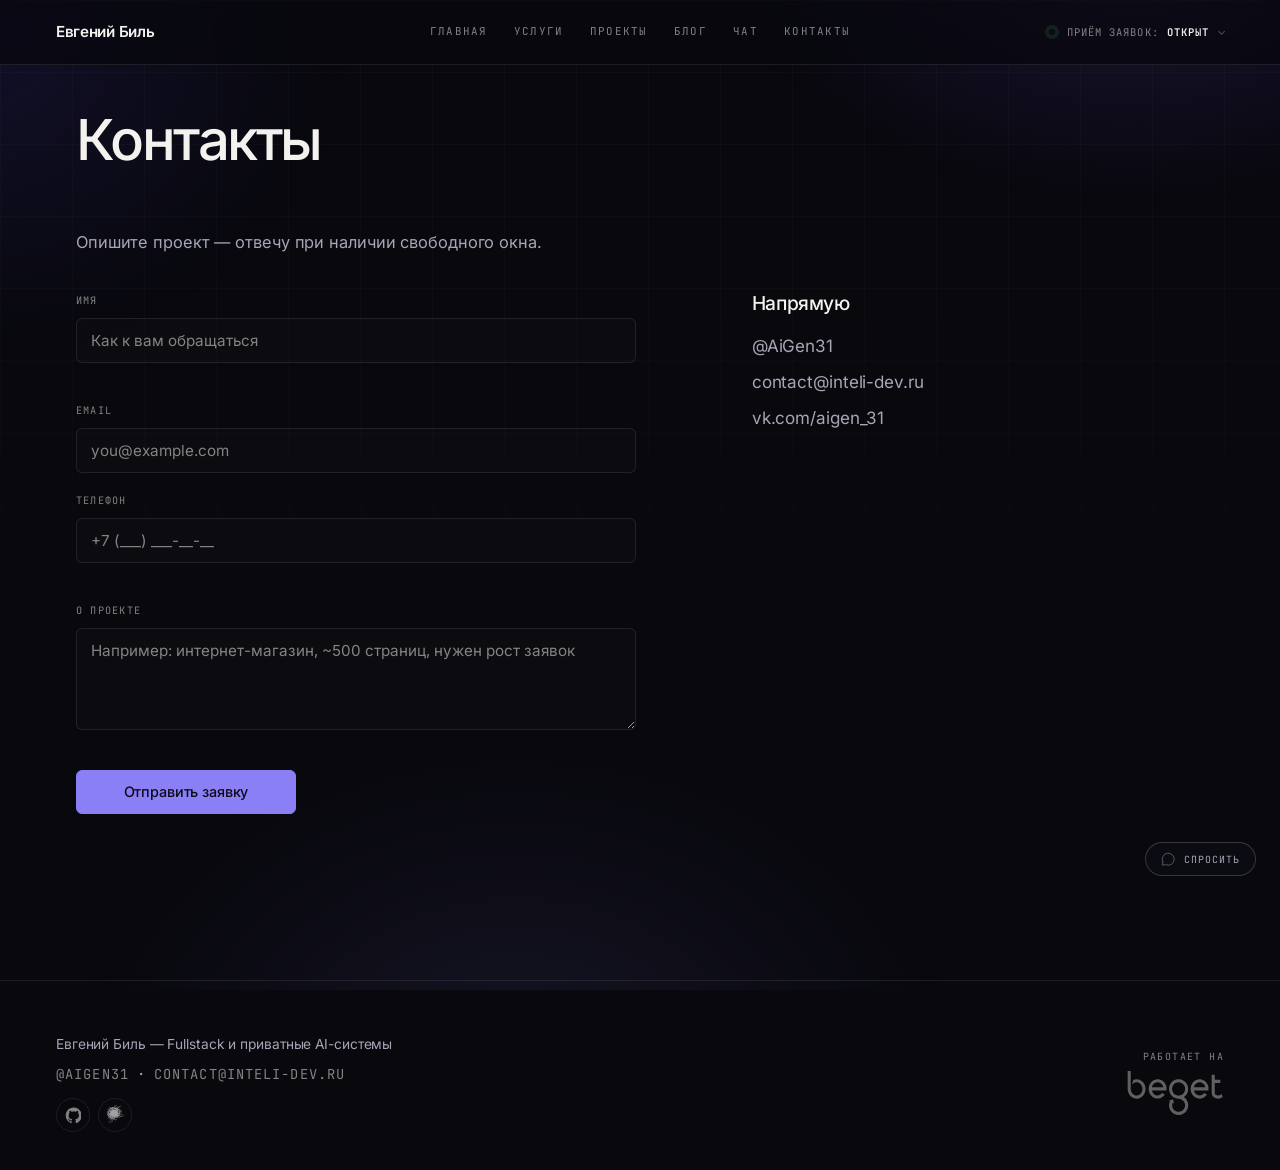
<file: .fool-work/seo-check_contact.html>
<!DOCTYPE html><html lang="ru"><head><meta charset="utf-8"><script nonce="owN0f0EyYcN31fVWhBp7og">(function () {
  // Синтетические прогоны (Lighthouse, PageSpeed Insights, WebPageTest,
  // автоматизация) счётчик не получают: см. `Counters::loader_script`.
  var synthetic = (navigator.webdriver === true) ||
    /Chrome-Lighthouse|HeadlessChrome|PTST|GTmetrix/i.test(navigator.userAgent || '');
  if (synthetic) return;

  // Очереди вызовов создаются сразу: цель может уйти раньше, чем появится
  // сам тег, и должна дождаться его в очереди, а не потеряться.
  window.ym = window.ym || function () { (window.ym.a = window.ym.a || []).push(arguments); };
  window.ym.l = 1 * new Date();
  window.dataLayer = window.dataLayer || [];
  window.gtag = window.gtag || function () { window.dataLayer.push(arguments); };

ym(113215363, 'init', {ssr:true, webvisor:true, clickmap:true, ecommerce:"dataLayer", referrer: document.referrer, url: location.href, accurateTrackBounce:true, trackLinks:true});
gtag('js', new Date());
gtag('config', 'G-YNP4E8TF80');

  // Внешние теги — в конце загрузки и в простое браузера.
  var urls = ['https://mc.yandex.ru/metrika/tag.js?id=113215363', 'https://www.googletagmanager.com/gtag/js?id=G-YNP4E8TF80'];
  var started = false;

  function loadTags() {
    if (started) return;
    started = true;
    urls.forEach(function (url) {
      var s = document.createElement('script');
      s.async = true;
      s.src = url;
      document.head.appendChild(s);
    });
  }

  function schedule() {
    // Человек успел что-то сделать раньше простоя — грузим сразу: визит,
    // начавшийся до загрузки страницы, терять нельзя.
    ['pointerdown', 'keydown', 'scroll', 'touchstart'].forEach(function (name) {
      window.addEventListener(name, loadTags, { once: true, passive: true });
    });
    if (window.requestIdleCallback) window.requestIdleCallback(loadTags, { timeout: 3000 });
    else setTimeout(loadTags, 1500);
  }

  // Страховка на случай, когда `load` не наступает вовсе: его ждёт один
  // медленный ресурс (чужая картинка в статье), а визит в это время уже идёт.
  function armFallback() { setTimeout(loadTags, 5000); }
  if (document.readyState === 'loading') document.addEventListener('DOMContentLoaded', armFallback, { once: true });
  else armFallback();

  if (document.readyState === 'complete') schedule();
  else window.addEventListener('load', schedule, { once: true });
})();</script><noscript><div><img src="https://mc.yandex.ru/watch/113215363" alt="" style="position:absolute; left:-9999px;"></div></noscript><meta name="viewport" content="width=device-width, initial-scale=1"><title>Контакты и заявка — Евгений Биль</title><meta name="description" content="Telegram, email и форма заявки. Опишите проект: задача, сроки, бюджет — отвечу при наличии свободного окна."><link rel="canonical" href="https://inteli-dev.ru/contact"><!><meta content="website" property="og:type"><meta content="inteli-dev.ru" property="og:site_name"><meta content="ru_RU" property="og:locale"><meta content="Контакты и заявка — Евгений Биль" property="og:title"><meta content="Telegram, email и форма заявки. Опишите проект: задача, сроки, бюджет — отвечу при наличии свободного окна." property="og:description"><meta content="https://inteli-dev.ru/contact" property="og:url"><meta content="https://inteli-dev.ru/og.png?v=fb7a789a" property="og:image"><meta name="twitter:card" content="summary_large_image"><meta name="twitter:title" content="Контакты и заявка — Евгений Биль"><meta name="twitter:description" content="Telegram, email и форма заявки. Опишите проект: задача, сроки, бюджет — отвечу при наличии свободного окна."><meta name="twitter:image" content="https://inteli-dev.ru/og.png?v=fb7a789a"><link rel="stylesheet" href="/assets/style.css?v=fb7a789a"><link rel="manifest" href="/manifest.json?v=fb7a789a"><link rel="icon" href="/favicon.svg?v=fb7a789a" type="image/svg+xml"><script src="/assets/main.js?v=fb7a789a" defer></script><noscript><style>.section, .hero { opacity: 1; transform: none; }</style></noscript></head><body data-metrika-id="113215363" data-ga-id="G-YNP4E8TF80"><a href="#main" class="skip-link">Перейти к содержимому</a><header class="navbar"><nav aria-label="Основная навигация" class="navbar-inner"><a href="/" class="navbar-brand">Евгений Биль</a><button type="button" class="navbar-toggle" id="navbar-toggle" aria-controls="navbar-menu" aria-expanded="false" aria-label="Открыть меню"><span class="navbar-toggle-box" aria-hidden="true"><span class="navbar-toggle-bar"></span><span class="navbar-toggle-bar"></span><span class="navbar-toggle-bar"></span></span></button><div id="navbar-menu" class="navbar-menu"><div class="navbar-links"><a href="/">Главная</a><a href="/services">Услуги</a><a href="/projects">Проекты</a><a href="/blog">Блог</a><a href="/chat">Чат</a><a href="/contact">Контакты</a></div><button type="button" aria-expanded="false" aria-label="Приём заявок: открыт. Беру новые проекты. В работе 2 проекта. Ближайший слот: немедленно — есть свободные слоты" class="status-badge status-available"><span class="status-dot" aria-hidden="true"></span><span class="status-subject">Приём заявок:</span><span class="status-state">открыт</span><span aria-hidden="true" class="status-popover"><span class="status-popover-summary">Беру новые проекты</span><span class="status-popover-line">В работе 2 проекта</span><span class="status-popover-line">Ближайший слот: немедленно — есть свободные слоты</span><!></span></button></div></nav></header><main id="main" class="main"><section class="section"><div class="section-head"><h1>Контакты</h1></div><p class="subtitle">Опишите проект — отвечу при наличии свободного окна.</p><div class="contact-grid"><form id="lead-form" method="post" action="/api/lead" data-goal="lead_submitted" class="form"><div class="form-field"><label for="name">Имя</label><input id="name" name="name" type="text" required maxlength="80" placeholder="Как к вам обращаться"><span class="char-count" data-counter-for="name" aria-hidden="true"></span></div><div class="form-field"><label for="email">Email</label><input id="email" name="email" type="email" maxlength="254" placeholder="you@example.com"></div><div class="form-field"><label for="phone">Телефон</label><input id="phone" name="phone" type="tel" maxlength="20" placeholder="+7 (___) ___-__-__"><span class="char-count" data-counter-for="phone" aria-hidden="true"></span></div><div class="form-field"><label for="message">О проекте</label><textarea id="message" name="message" required rows="4" maxlength="1000" placeholder="Например: интернет-магазин, ~500 страниц, нужен рост заявок"></textarea><span class="char-count" data-counter-for="message" aria-hidden="true"></span></div><input type="hidden" name="source" value="form"><button type="submit" class="btn btn-primary">Отправить заявку</button><p id="lead-form-status" class="form-status" role="status" aria-live="polite"></p></form><aside class="contacts-aside"><h2>Напрямую</h2><ul class="contacts-list"><li><a href="https://t.me/AiGen31" data-goal="tg_click">@AiGen31</a></li><li><a href="mailto:contact@inteli-dev.ru" data-goal="email_click">contact@inteli-dev.ru</a></li><li><a href="https://vk.com/aigen_31" data-goal="vk_click">vk.com/aigen_31</a></li></ul></aside></div></section></main><footer class="footer"><div class="footer-inner"><div class="footer-col"><p>Евгений Биль — Fullstack и приватные AI-системы</p><p class="footer-contacts"><a href="https://t.me/AiGen31" data-goal="tg_click">@AiGen31</a><span aria-hidden="true">·</span><a href="mailto:contact@inteli-dev.ru" data-goal="email_click">contact@inteli-dev.ru</a></p><div class="footer-social"><a href="https://github.com/aigen31" target="_blank" rel="me noopener noreferrer" title="GitHub — aigen31" aria-label="Профиль aigen31 на GitHub" class="social-link"><svg xmlns="http://www.w3.org/2000/svg" viewBox="0 0 24 24" fill="currentColor" stroke="none" width="1em" height="1em" aria-hidden="true"><path d="M12.5.75C6.146.75 1 5.896 1 12.25c0 5.089 3.292 9.387 7.863 10.91.575.101.79-.244.79-.546 0-.273-.014-1.178-.014-2.142-2.889.532-3.636-.704-3.866-1.35-.13-.331-.69-1.352-1.18-1.625-.402-.216-.977-.748-.014-.762.906-.014 1.553.834 1.769 1.179 1.035 1.74 2.688 1.25 3.349.948.1-.747.402-1.25.733-1.538-2.559-.287-5.232-1.279-5.232-5.678 0-1.25.445-2.285 1.178-3.09-.115-.288-.517-1.467.115-3.048 0 0 .963-.302 3.163 1.179.92-.259 1.897-.388 2.875-.388.977 0 1.955.13 2.875.388 2.2-1.495 3.162-1.179 3.162-1.179.633 1.581.23 2.76.115 3.048.733.805 1.179 1.825 1.179 3.09 0 4.413-2.688 5.39-5.247 5.678.417.36.776 1.05.776 2.128 0 1.538-.014 2.774-.014 3.162 0 .302.216.662.79.547C20.709 21.637 24 17.324 24 12.25 24 5.896 18.854.75 12.5.75Z"/></svg></a><a href="https://habr.com/ru/users/intelidev/" target="_blank" rel="me noopener noreferrer" title="Профиль на Habr" aria-label="Профиль на Habr" class="social-link"><img src="/assets/habr.svg?v=fb7a789a" alt="" width="20" height="20" decoding="async" class="social-icon"></a></div></div><div class="footer-col footer-col-beget"><span class="footer-beget-label">работает на</span><a href="https://beget.com/p1627316" target="_blank" rel="noopener noreferrer nofollow" aria-label="Хостинг Beget" class="footer-beget-logo"><svg xmlns="http://www.w3.org/2000/svg" viewBox="0 0 87 40" fill="none" aria-hidden="true" focusable="false"><path d="M51.1169 23.7018C55.3726 26.7135 56.0689 32.1073 53.6787 35.9103C51.3031 39.6903 46.5389 41.0618 42.5714 39.1364C38.8582 37.3346 36.2591 32.5326 38.4518 27.3202C38.0955 27.2658 37.7554 27.213 37.4154 27.1603C37.404 27.1174 37.3927 27.0729 37.3813 27.03C38.7011 26.585 40.0209 26.1399 41.4087 25.6701C41.6063 27.1405 41.7958 28.545 41.9836 29.9478C41.948 29.966 41.9107 29.9857 41.8751 30.0039C41.5901 29.5802 41.3035 29.1582 41.0087 28.7214C39.9416 30.6138 40.4047 33.4871 42.0354 35.2509C43.875 37.239 46.7899 37.722 49.1429 36.4263C51.4958 35.1306 52.7055 32.3579 52.0626 29.7286C51.4035 27.0333 49.104 25.1706 46.398 25.1393C41.8443 25.0865 38.2445 21.8176 37.6777 17.2233C37.1546 12.9785 39.94 8.85243 44.1034 7.71004C48.0563 6.6237 52.2294 8.52273 54.0965 12.2582C55.9604 15.9853 55.0066 20.5351 51.8132 23.1529C51.5946 23.3292 51.3711 23.5007 51.1169 23.7018ZM40.4501 16.2359C40.4387 19.5625 43.0427 22.2561 46.2895 22.2775C49.5623 22.299 52.2391 19.6037 52.244 16.2821C52.2472 12.9818 49.6028 10.2767 46.364 10.2685C43.1058 10.2586 40.4614 12.9291 40.4501 16.2359Z" fill="currentColor"/> <path d="M3.99524 12.3437C4.33855 10.931 4.63975 9.61714 4.99116 8.31815C5.03974 8.13682 5.31341 7.96868 5.51907 7.88955C8.61369 6.7109 12.0694 7.71646 14.2637 10.4199C17.8474 14.8312 16.5098 21.8026 11.5998 24.305C7.46232 26.4133 2.48761 24.394 0.711157 19.8063C0.31441 18.7826 0.0553109 17.632 0.0407365 16.5358C-0.0272771 11.1436 0.00834906 5.7482 0.00834906 0.35442C0.00834906 0.243973 0.0196847 0.135174 0.0261622 0C0.954062 0.00164846 1.84472 0.00164846 2.81796 0.00164846C2.81796 0.220894 2.81796 0.44014 2.81796 0.661034C2.81796 5.84546 2.81796 11.0299 2.81796 16.2127C2.81796 17.8166 3.28758 19.2541 4.34017 20.4607C6.47774 22.912 9.90433 22.8823 12.016 20.408C14.1196 17.9452 13.9479 13.9955 11.6419 11.7354C9.64199 9.77705 6.66235 9.77869 4.65919 11.7371C4.47296 11.9184 4.27539 12.0882 3.99524 12.3437Z" fill="currentColor"/> <path d="M35.2406 17.6977C33.0641 17.6977 30.878 17.6977 28.6902 17.6977C26.5025 17.6977 24.3163 17.6977 22.0573 17.6977C22.5933 19.7665 23.6928 21.2617 25.6426 21.9903C27.6587 22.7436 29.4092 22.1403 31.461 20.0369C32.235 20.4984 33.0188 20.965 33.8479 21.4595C32.5006 23.3898 30.7808 24.6542 28.5202 25.0119C24.0297 25.7224 19.8679 22.4667 19.2218 17.7917C18.8056 14.7799 19.5213 12.1028 21.6006 9.89386C25.6458 5.59302 32.4585 7.07994 34.7127 12.7292C35.3588 14.3431 35.5596 16.1811 35.2406 17.6977ZM32.3662 14.8178C32.0585 12.2957 29.6214 10.2137 27.1097 10.2648C24.7309 10.3142 22.3115 12.5182 22.1334 14.8178C25.5357 14.8178 28.9364 14.8178 32.3662 14.8178Z" fill="currentColor"/> <path d="M73.4564 17.693C69.063 17.693 64.7037 17.693 60.2569 17.693C60.7378 19.6464 61.7386 21.1235 63.5394 21.8636C65.9911 22.8725 67.9861 22.0235 69.6363 20.0322C70.4217 20.4987 71.1957 20.957 72.0378 21.4581C71.8678 21.6905 71.7253 21.9032 71.5666 22.101C68.3084 26.1447 62.5726 26.1447 59.3096 22.1043C56.4724 18.5898 56.6522 13.2553 59.7193 9.95512C63.8713 5.48778 70.9221 7.13625 73.0305 13.0674C73.5519 14.5329 73.6961 16.0314 73.4564 17.693ZM70.5512 14.8148C70.331 12.3454 67.7789 10.181 65.2186 10.27C62.8689 10.3524 60.3719 12.6784 60.3459 14.8148C63.7482 14.8148 67.1489 14.8148 70.5512 14.8148Z" fill="currentColor"/> <path d="M85.4075 20.6699C85.7087 21.5914 86.0244 22.5261 86.3078 23.4707C86.3451 23.596 86.256 23.8333 86.1475 23.9207C83.7039 25.8972 79.3413 25.4076 77.3657 22.9448C76.7552 22.1832 76.3989 21.3128 76.3973 20.3221C76.3924 14.8129 76.394 9.30378 76.3957 3.79461C76.3957 3.68416 76.4086 3.57206 76.4183 3.43359C77.3349 3.43359 78.2256 3.43359 79.1842 3.43359C79.1842 4.92381 79.1842 6.41896 79.1842 7.95863C80.891 7.95863 82.5315 7.95863 84.2156 7.95863C84.2156 8.92628 84.2156 9.84612 84.2156 10.8171C82.5671 10.8171 80.9267 10.8171 79.2344 10.8171C79.2215 11.0446 79.2037 11.2275 79.2037 11.4089C79.202 14.2871 79.2134 17.1653 79.1939 20.0435C79.1891 20.7243 79.4676 21.2123 79.9793 21.5931C81.1971 22.503 83.3816 22.508 84.5864 21.5749C84.8925 21.3425 85.1144 20.9996 85.4075 20.6699Z" fill="currentColor"/></svg></a></div></div></footer><div id="chat-fab" hidden class="chat-fab"><section id="chat-fab-panel" hidden aria-label="Чат с AI-ассистентом" data-goal="chat_started" class="chat-fab-panel"><header class="chat-fab-head"><span class="chat-fab-title">AI-ассистент</span><button type="button" id="chat-fab-close" aria-label="Свернуть чат" class="chat-fab-close"><span aria-hidden="true">×</span></button></header><div class="chat-fab-body"><p class="chat-fab-intro" id="chat-fab-intro">Спросите о задачах, услугах и сроках — отвечу прямо здесь.</p><div id="chat-fab-presets" role="group" aria-label="Частые вопросы" class="chat-fab-presets"><button type="button" data-kind="preset" data-index="0" class="preset-button chat-fab-preset">Кто вы?</button><button type="button" data-kind="preset" data-index="1" class="preset-button chat-fab-preset">Чем занимаетесь?</button><button type="button" data-kind="preset" data-index="2" class="preset-button chat-fab-preset">Сколько стоит?</button><!></div><div class="chat-fab-messages" id="chat-fab-messages" role="log" aria-live="polite"></div></div><div class="chat-fab-input-row"><input id="chat-fab-input" type="text" placeholder="Ваш вопрос..." autocomplete="off" maxlength="500" aria-label="Ваш вопрос"><button id="chat-fab-send" type="button" class="btn btn-primary">Отправить</button></div></section><button type="button" id="chat-fab-toggle" aria-expanded="false" aria-controls="chat-fab-panel" aria-label="Открыть чат" class="chat-fab-toggle"><span aria-hidden="true" class="chat-fab-toggle-icon"><svg xmlns="http://www.w3.org/2000/svg" viewBox="0 0 24 24" fill="none" stroke="currentColor" stroke-width="1" stroke-linecap="round" stroke-linejoin="round" width="1em" height="1em" aria-hidden="true"><path d="M2.992 16.342a2 2 0 0 1 .094 1.167l-1.065 3.29a1 1 0 0 0 1.236 1.168l3.413-.998a2 2 0 0 1 1.099.092 10 10 0 1 0-4.777-4.719" /></svg></span><span class="chat-fab-toggle-label">Спросить</span></button></div></body></html><script nonce="owN0f0EyYcN31fVWhBp7og">__RESOLVED_RESOURCES=[];__SERIALIZED_ERRORS=[];__PENDING_RESOURCES=[];__RESOURCE_RESOLVERS=[];</script><script nonce="owN0f0EyYcN31fVWhBp7og">__INCOMPLETE_CHUNKS=[];</script>
</file>
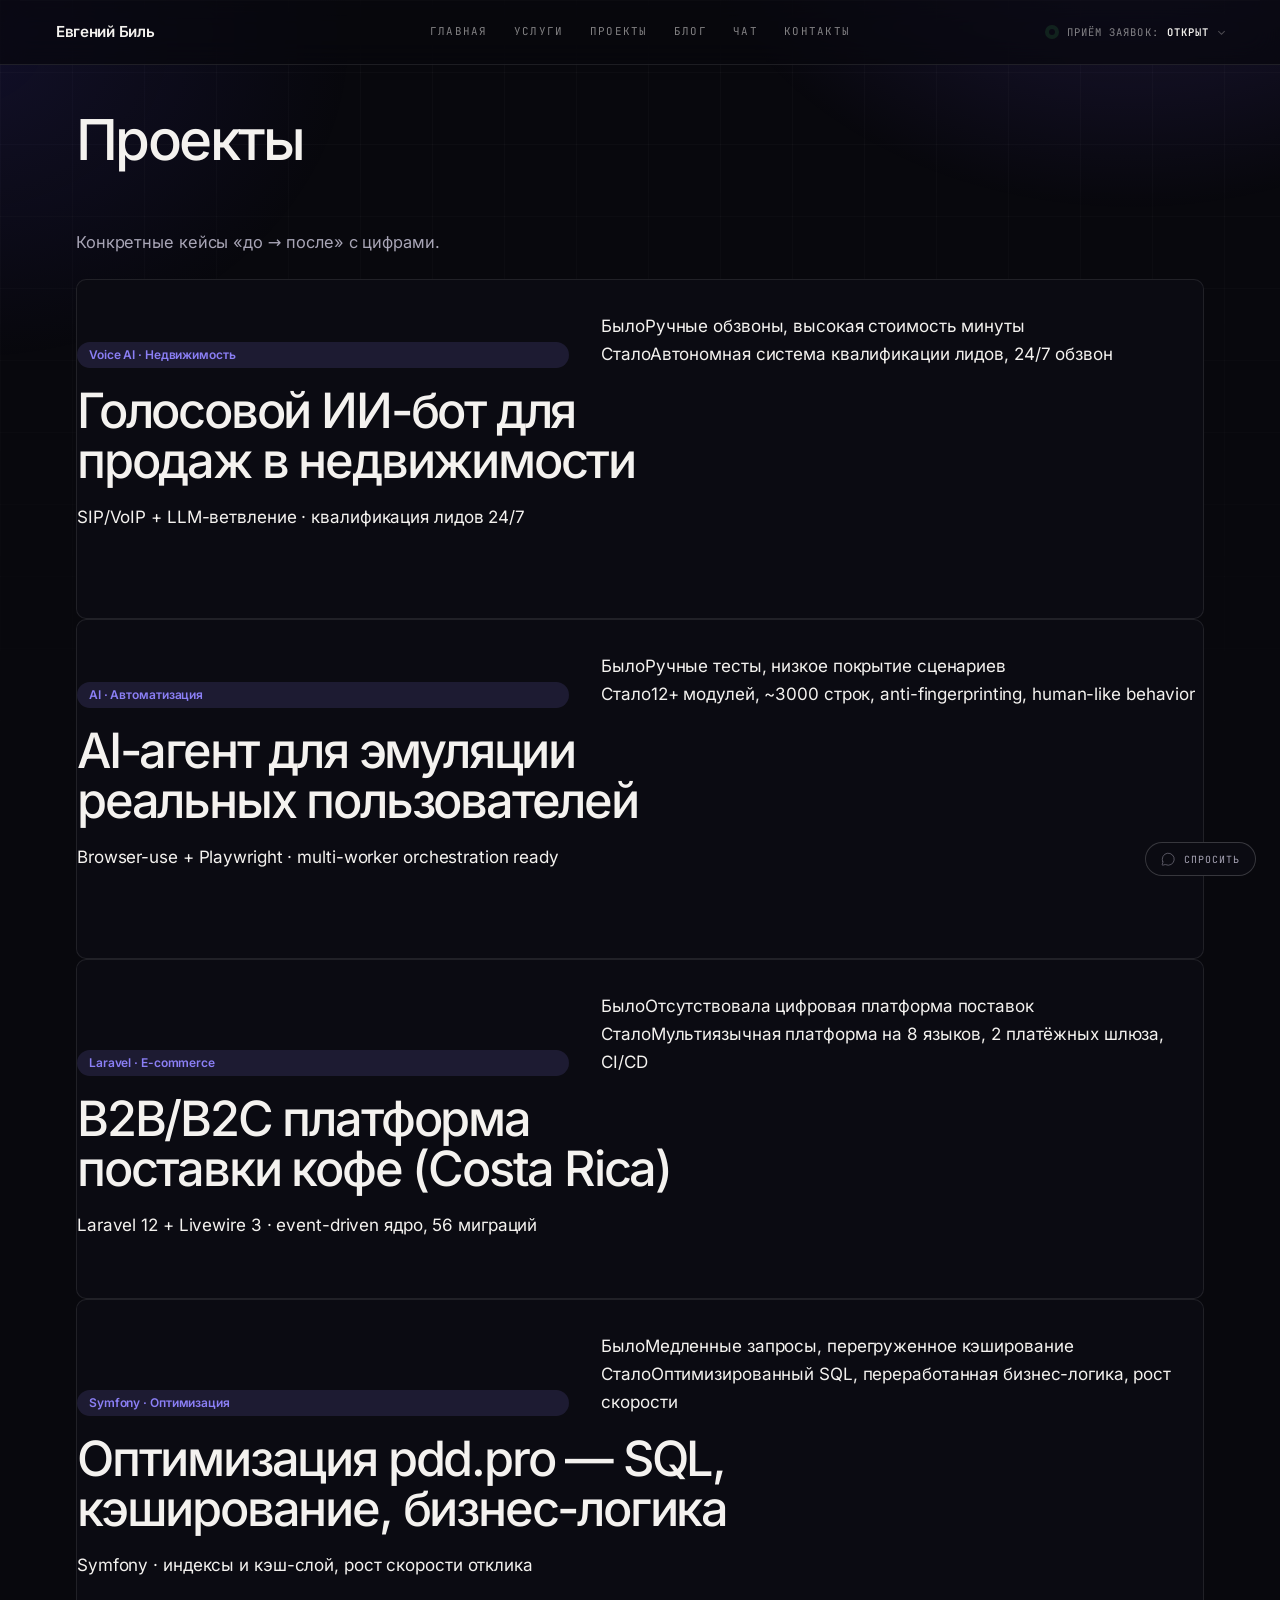
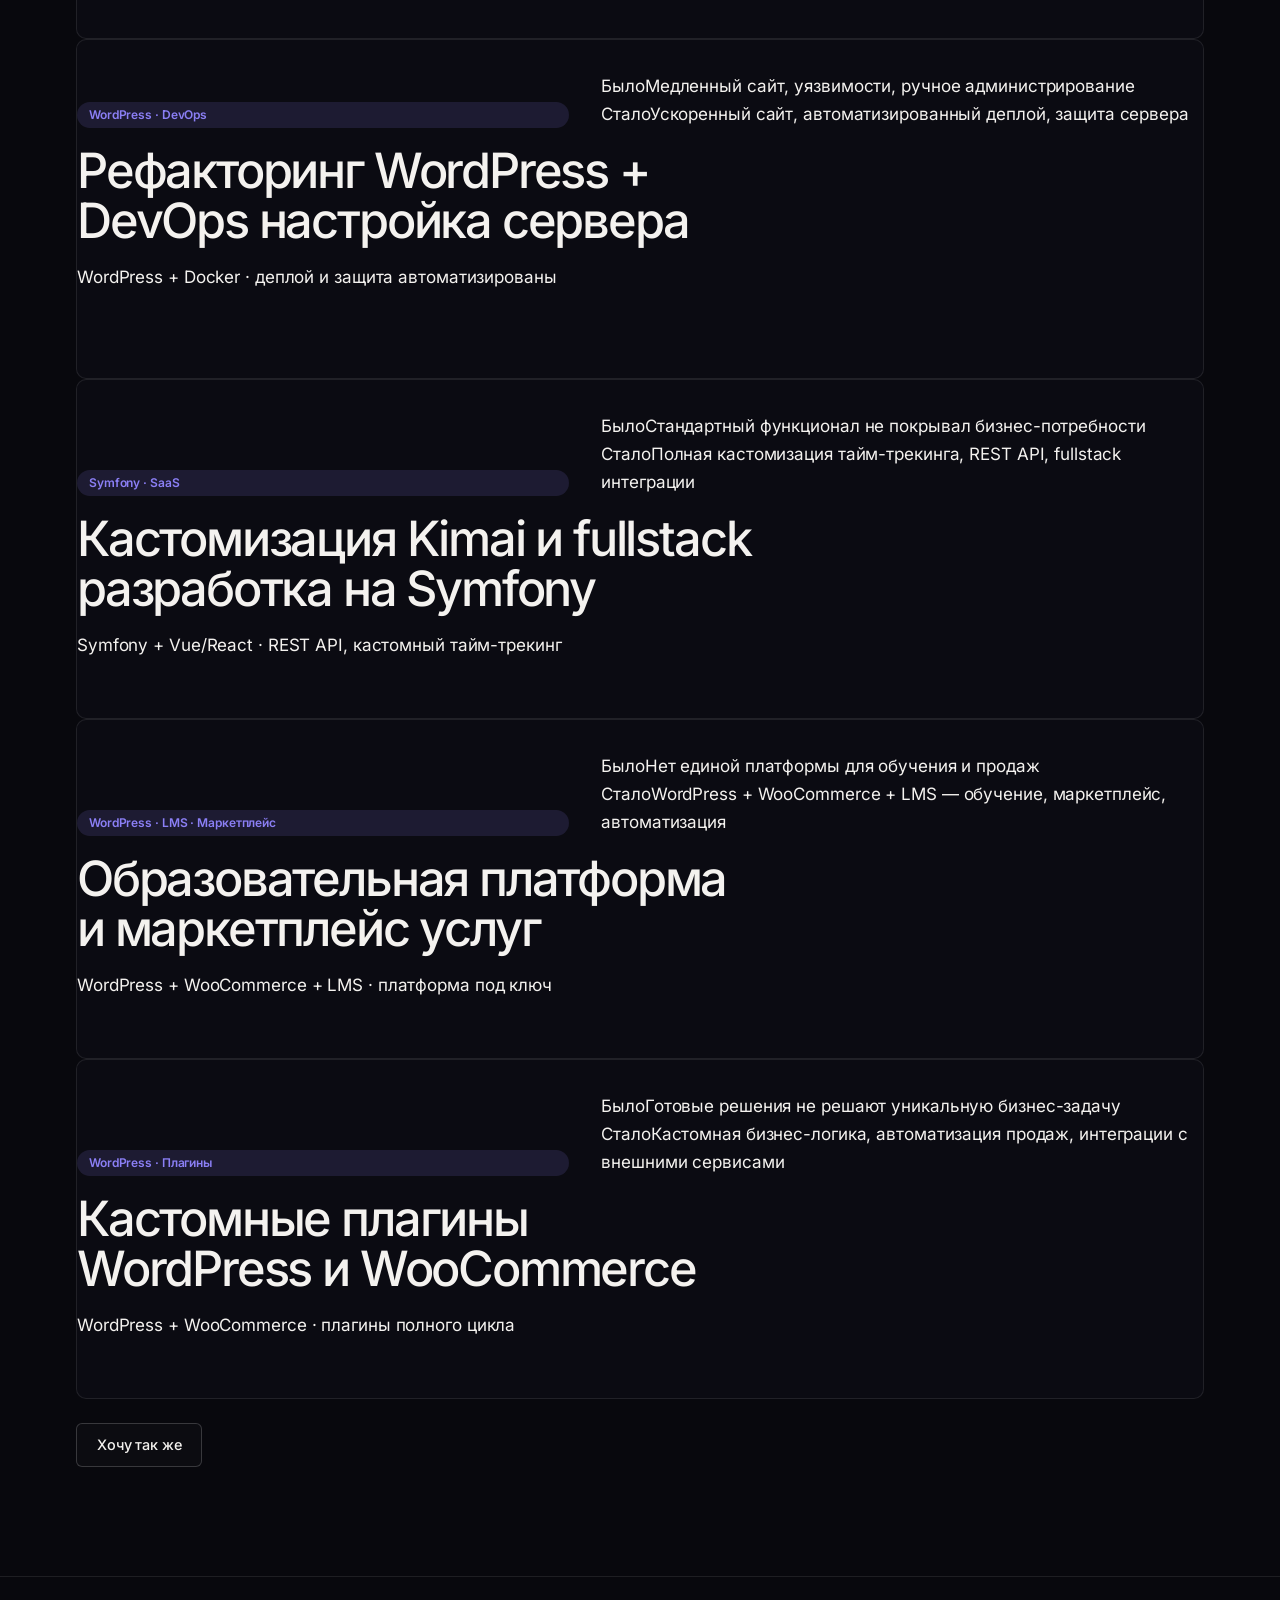
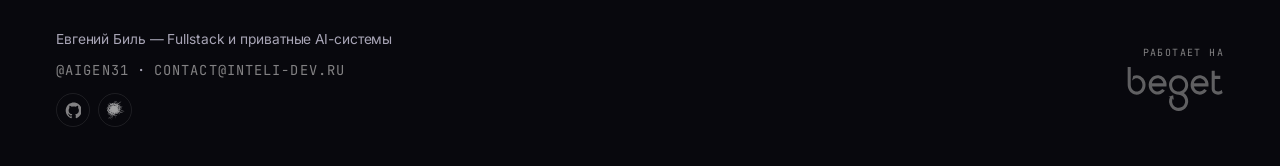
<file: .fool-work/seo-check_projects.html>
<!DOCTYPE html><html lang="ru"><head><meta charset="utf-8"><script nonce="vNfHSy5_vY7cRE1DUql0yQ">(function () {
  // Синтетические прогоны (Lighthouse, PageSpeed Insights, WebPageTest,
  // автоматизация) счётчик не получают: см. `Counters::loader_script`.
  var synthetic = (navigator.webdriver === true) ||
    /Chrome-Lighthouse|HeadlessChrome|PTST|GTmetrix/i.test(navigator.userAgent || '');
  if (synthetic) return;

  // Очереди вызовов создаются сразу: цель может уйти раньше, чем появится
  // сам тег, и должна дождаться его в очереди, а не потеряться.
  window.ym = window.ym || function () { (window.ym.a = window.ym.a || []).push(arguments); };
  window.ym.l = 1 * new Date();
  window.dataLayer = window.dataLayer || [];
  window.gtag = window.gtag || function () { window.dataLayer.push(arguments); };

ym(113215363, 'init', {ssr:true, webvisor:true, clickmap:true, ecommerce:"dataLayer", referrer: document.referrer, url: location.href, accurateTrackBounce:true, trackLinks:true});
gtag('js', new Date());
gtag('config', 'G-YNP4E8TF80');

  // Внешние теги — в конце загрузки и в простое браузера.
  var urls = ['https://mc.yandex.ru/metrika/tag.js?id=113215363', 'https://www.googletagmanager.com/gtag/js?id=G-YNP4E8TF80'];
  var started = false;

  function loadTags() {
    if (started) return;
    started = true;
    urls.forEach(function (url) {
      var s = document.createElement('script');
      s.async = true;
      s.src = url;
      document.head.appendChild(s);
    });
  }

  function schedule() {
    // Человек успел что-то сделать раньше простоя — грузим сразу: визит,
    // начавшийся до загрузки страницы, терять нельзя.
    ['pointerdown', 'keydown', 'scroll', 'touchstart'].forEach(function (name) {
      window.addEventListener(name, loadTags, { once: true, passive: true });
    });
    if (window.requestIdleCallback) window.requestIdleCallback(loadTags, { timeout: 3000 });
    else setTimeout(loadTags, 1500);
  }

  // Страховка на случай, когда `load` не наступает вовсе: его ждёт один
  // медленный ресурс (чужая картинка в статье), а визит в это время уже идёт.
  function armFallback() { setTimeout(loadTags, 5000); }
  if (document.readyState === 'loading') document.addEventListener('DOMContentLoaded', armFallback, { once: true });
  else armFallback();

  if (document.readyState === 'complete') schedule();
  else window.addEventListener('load', schedule, { once: true });
})();</script><noscript><div><img src="https://mc.yandex.ru/watch/113215363" alt="" style="position:absolute; left:-9999px;"></div></noscript><meta name="viewport" content="width=device-width, initial-scale=1"><title>Проекты и кейсы «было → стало» — Евгений Биль</title><meta name="description" content="Кейсы с цифрами: Голосовой ИИ-бот для продаж в недвижимости, AI-агент для эмуляции реальных пользователей."><link rel="canonical" href="https://inteli-dev.ru/projects"><!><meta content="website" property="og:type"><meta content="inteli-dev.ru" property="og:site_name"><meta content="ru_RU" property="og:locale"><meta content="Проекты и кейсы «было → стало» — Евгений Биль" property="og:title"><meta content="Кейсы с цифрами: Голосовой ИИ-бот для продаж в недвижимости, AI-агент для эмуляции реальных пользователей." property="og:description"><meta content="https://inteli-dev.ru/projects" property="og:url"><meta content="https://inteli-dev.ru/og.png?v=fb7a789a" property="og:image"><meta name="twitter:card" content="summary_large_image"><meta name="twitter:title" content="Проекты и кейсы «было → стало» — Евгений Биль"><meta name="twitter:description" content="Кейсы с цифрами: Голосовой ИИ-бот для продаж в недвижимости, AI-агент для эмуляции реальных пользователей."><meta name="twitter:image" content="https://inteli-dev.ru/og.png?v=fb7a789a"><link rel="stylesheet" href="/assets/style.css?v=fb7a789a"><link rel="manifest" href="/manifest.json?v=fb7a789a"><link rel="icon" href="/favicon.svg?v=fb7a789a" type="image/svg+xml"><script src="/assets/main.js?v=fb7a789a" defer></script><noscript><style>.section, .hero { opacity: 1; transform: none; }</style></noscript></head><body data-metrika-id="113215363" data-ga-id="G-YNP4E8TF80"><a href="#main" class="skip-link">Перейти к содержимому</a><header class="navbar"><nav aria-label="Основная навигация" class="navbar-inner"><a href="/" class="navbar-brand">Евгений Биль</a><button type="button" class="navbar-toggle" id="navbar-toggle" aria-controls="navbar-menu" aria-expanded="false" aria-label="Открыть меню"><span class="navbar-toggle-box" aria-hidden="true"><span class="navbar-toggle-bar"></span><span class="navbar-toggle-bar"></span><span class="navbar-toggle-bar"></span></span></button><div id="navbar-menu" class="navbar-menu"><div class="navbar-links"><a href="/">Главная</a><a href="/services">Услуги</a><a href="/projects">Проекты</a><a href="/blog">Блог</a><a href="/chat">Чат</a><a href="/contact">Контакты</a></div><button type="button" aria-expanded="false" aria-label="Приём заявок: открыт. Беру новые проекты. В работе 2 проекта. Ближайший слот: немедленно — есть свободные слоты" class="status-badge status-available"><span class="status-dot" aria-hidden="true"></span><span class="status-subject">Приём заявок:</span><span class="status-state">открыт</span><span aria-hidden="true" class="status-popover"><span class="status-popover-summary">Беру новые проекты</span><span class="status-popover-line">В работе 2 проекта</span><span class="status-popover-line">Ближайший слот: немедленно — есть свободные слоты</span><!></span></button></div></nav></header><main id="main" class="main"><section class="section"><div class="section-head"><h1>Проекты</h1></div><p class="subtitle">Конкретные кейсы «до → после» с цифрами.</p><div class="cards-grid cards-grid-2"><article class="card project-card"><span class="badge">Voice AI · Недвижимость</span><h2 class="card-title">Голосовой ИИ-бот для продаж в недвижимости</h2><div class="project-metrics"><div class="metric"><span class="metric-label">Было</span><span class="metric-value metric-before">Ручные обзвоны, высокая стоимость минуты</span></div><div class="metric"><span class="metric-label">Стало</span><span class="metric-value metric-after">Автономная система квалификации лидов, 24/7 обзвон</span></div></div><p class="project-result">SIP/VoIP + LLM-ветвление · квалификация лидов 24/7</p></article><article class="card project-card"><span class="badge">AI · Автоматизация</span><h2 class="card-title">AI-агент для эмуляции реальных пользователей</h2><div class="project-metrics"><div class="metric"><span class="metric-label">Было</span><span class="metric-value metric-before">Ручные тесты, низкое покрытие сценариев</span></div><div class="metric"><span class="metric-label">Стало</span><span class="metric-value metric-after">12+ модулей, ~3000 строк, anti-fingerprinting, human-like behavior</span></div></div><p class="project-result">Browser-use + Playwright · multi-worker orchestration ready</p></article><article class="card project-card"><span class="badge">Laravel · E-commerce</span><h2 class="card-title">B2B/B2C платформа поставки кофе (Costa Rica)</h2><div class="project-metrics"><div class="metric"><span class="metric-label">Было</span><span class="metric-value metric-before">Отсутствовала цифровая платформа поставок</span></div><div class="metric"><span class="metric-label">Стало</span><span class="metric-value metric-after">Мультиязычная платформа на 8 языков, 2 платёжных шлюза, CI/CD</span></div></div><p class="project-result">Laravel 12 + Livewire 3 · event-driven ядро, 56 миграций</p></article><article class="card project-card"><span class="badge">Symfony · Оптимизация</span><h2 class="card-title">Оптимизация pdd.pro — SQL, кэширование, бизнес-логика</h2><div class="project-metrics"><div class="metric"><span class="metric-label">Было</span><span class="metric-value metric-before">Медленные запросы, перегруженное кэширование</span></div><div class="metric"><span class="metric-label">Стало</span><span class="metric-value metric-after">Оптимизированный SQL, переработанная бизнес-логика, рост скорости</span></div></div><p class="project-result">Symfony · индексы и кэш-слой, рост скорости отклика</p></article><article class="card project-card"><span class="badge">WordPress · DevOps</span><h2 class="card-title">Рефакторинг WordPress + DevOps настройка сервера</h2><div class="project-metrics"><div class="metric"><span class="metric-label">Было</span><span class="metric-value metric-before">Медленный сайт, уязвимости, ручное администрирование</span></div><div class="metric"><span class="metric-label">Стало</span><span class="metric-value metric-after">Ускоренный сайт, автоматизированный деплой, защита сервера</span></div></div><p class="project-result">WordPress + Docker · деплой и защита автоматизированы</p></article><article class="card project-card"><span class="badge">Symfony · SaaS</span><h2 class="card-title">Кастомизация Kimai и fullstack разработка на Symfony</h2><div class="project-metrics"><div class="metric"><span class="metric-label">Было</span><span class="metric-value metric-before">Стандартный функционал не покрывал бизнес-потребности</span></div><div class="metric"><span class="metric-label">Стало</span><span class="metric-value metric-after">Полная кастомизация тайм-трекинга, REST API, fullstack интеграции</span></div></div><p class="project-result">Symfony + Vue/React · REST API, кастомный тайм-трекинг</p></article><article class="card project-card"><span class="badge">WordPress · LMS · Маркетплейс</span><h2 class="card-title">Образовательная платформа и маркетплейс услуг</h2><div class="project-metrics"><div class="metric"><span class="metric-label">Было</span><span class="metric-value metric-before">Нет единой платформы для обучения и продаж</span></div><div class="metric"><span class="metric-label">Стало</span><span class="metric-value metric-after">WordPress + WooCommerce + LMS — обучение, маркетплейс, автоматизация</span></div></div><p class="project-result">WordPress + WooCommerce + LMS · платформа под ключ</p></article><article class="card project-card"><span class="badge">WordPress · Плагины</span><h2 class="card-title">Кастомные плагины WordPress и WooCommerce</h2><div class="project-metrics"><div class="metric"><span class="metric-label">Было</span><span class="metric-value metric-before">Готовые решения не решают уникальную бизнес-задачу</span></div><div class="metric"><span class="metric-label">Стало</span><span class="metric-value metric-after">Кастомная бизнес-логика, автоматизация продаж, интеграции с внешними сервисами</span></div></div><p class="project-result">WordPress + WooCommerce · плагины полного цикла</p></article><!></div><div class="cta-buttons"><a href="/contact" class="btn btn-secondary">Хочу так же</a></div></section></main><footer class="footer"><div class="footer-inner"><div class="footer-col"><p>Евгений Биль — Fullstack и приватные AI-системы</p><p class="footer-contacts"><a href="https://t.me/AiGen31" data-goal="tg_click">@AiGen31</a><span aria-hidden="true">·</span><a href="mailto:contact@inteli-dev.ru" data-goal="email_click">contact@inteli-dev.ru</a></p><div class="footer-social"><a href="https://github.com/aigen31" target="_blank" rel="me noopener noreferrer" title="GitHub — aigen31" aria-label="Профиль aigen31 на GitHub" class="social-link"><svg xmlns="http://www.w3.org/2000/svg" viewBox="0 0 24 24" fill="currentColor" stroke="none" width="1em" height="1em" aria-hidden="true"><path d="M12.5.75C6.146.75 1 5.896 1 12.25c0 5.089 3.292 9.387 7.863 10.91.575.101.79-.244.79-.546 0-.273-.014-1.178-.014-2.142-2.889.532-3.636-.704-3.866-1.35-.13-.331-.69-1.352-1.18-1.625-.402-.216-.977-.748-.014-.762.906-.014 1.553.834 1.769 1.179 1.035 1.74 2.688 1.25 3.349.948.1-.747.402-1.25.733-1.538-2.559-.287-5.232-1.279-5.232-5.678 0-1.25.445-2.285 1.178-3.09-.115-.288-.517-1.467.115-3.048 0 0 .963-.302 3.163 1.179.92-.259 1.897-.388 2.875-.388.977 0 1.955.13 2.875.388 2.2-1.495 3.162-1.179 3.162-1.179.633 1.581.23 2.76.115 3.048.733.805 1.179 1.825 1.179 3.09 0 4.413-2.688 5.39-5.247 5.678.417.36.776 1.05.776 2.128 0 1.538-.014 2.774-.014 3.162 0 .302.216.662.79.547C20.709 21.637 24 17.324 24 12.25 24 5.896 18.854.75 12.5.75Z"/></svg></a><a href="https://habr.com/ru/users/intelidev/" target="_blank" rel="me noopener noreferrer" title="Профиль на Habr" aria-label="Профиль на Habr" class="social-link"><img src="/assets/habr.svg?v=fb7a789a" alt="" width="20" height="20" decoding="async" class="social-icon"></a></div></div><div class="footer-col footer-col-beget"><span class="footer-beget-label">работает на</span><a href="https://beget.com/p1627316" target="_blank" rel="noopener noreferrer nofollow" aria-label="Хостинг Beget" class="footer-beget-logo"><svg xmlns="http://www.w3.org/2000/svg" viewBox="0 0 87 40" fill="none" aria-hidden="true" focusable="false"><path d="M51.1169 23.7018C55.3726 26.7135 56.0689 32.1073 53.6787 35.9103C51.3031 39.6903 46.5389 41.0618 42.5714 39.1364C38.8582 37.3346 36.2591 32.5326 38.4518 27.3202C38.0955 27.2658 37.7554 27.213 37.4154 27.1603C37.404 27.1174 37.3927 27.0729 37.3813 27.03C38.7011 26.585 40.0209 26.1399 41.4087 25.6701C41.6063 27.1405 41.7958 28.545 41.9836 29.9478C41.948 29.966 41.9107 29.9857 41.8751 30.0039C41.5901 29.5802 41.3035 29.1582 41.0087 28.7214C39.9416 30.6138 40.4047 33.4871 42.0354 35.2509C43.875 37.239 46.7899 37.722 49.1429 36.4263C51.4958 35.1306 52.7055 32.3579 52.0626 29.7286C51.4035 27.0333 49.104 25.1706 46.398 25.1393C41.8443 25.0865 38.2445 21.8176 37.6777 17.2233C37.1546 12.9785 39.94 8.85243 44.1034 7.71004C48.0563 6.6237 52.2294 8.52273 54.0965 12.2582C55.9604 15.9853 55.0066 20.5351 51.8132 23.1529C51.5946 23.3292 51.3711 23.5007 51.1169 23.7018ZM40.4501 16.2359C40.4387 19.5625 43.0427 22.2561 46.2895 22.2775C49.5623 22.299 52.2391 19.6037 52.244 16.2821C52.2472 12.9818 49.6028 10.2767 46.364 10.2685C43.1058 10.2586 40.4614 12.9291 40.4501 16.2359Z" fill="currentColor"/> <path d="M3.99524 12.3437C4.33855 10.931 4.63975 9.61714 4.99116 8.31815C5.03974 8.13682 5.31341 7.96868 5.51907 7.88955C8.61369 6.7109 12.0694 7.71646 14.2637 10.4199C17.8474 14.8312 16.5098 21.8026 11.5998 24.305C7.46232 26.4133 2.48761 24.394 0.711157 19.8063C0.31441 18.7826 0.0553109 17.632 0.0407365 16.5358C-0.0272771 11.1436 0.00834906 5.7482 0.00834906 0.35442C0.00834906 0.243973 0.0196847 0.135174 0.0261622 0C0.954062 0.00164846 1.84472 0.00164846 2.81796 0.00164846C2.81796 0.220894 2.81796 0.44014 2.81796 0.661034C2.81796 5.84546 2.81796 11.0299 2.81796 16.2127C2.81796 17.8166 3.28758 19.2541 4.34017 20.4607C6.47774 22.912 9.90433 22.8823 12.016 20.408C14.1196 17.9452 13.9479 13.9955 11.6419 11.7354C9.64199 9.77705 6.66235 9.77869 4.65919 11.7371C4.47296 11.9184 4.27539 12.0882 3.99524 12.3437Z" fill="currentColor"/> <path d="M35.2406 17.6977C33.0641 17.6977 30.878 17.6977 28.6902 17.6977C26.5025 17.6977 24.3163 17.6977 22.0573 17.6977C22.5933 19.7665 23.6928 21.2617 25.6426 21.9903C27.6587 22.7436 29.4092 22.1403 31.461 20.0369C32.235 20.4984 33.0188 20.965 33.8479 21.4595C32.5006 23.3898 30.7808 24.6542 28.5202 25.0119C24.0297 25.7224 19.8679 22.4667 19.2218 17.7917C18.8056 14.7799 19.5213 12.1028 21.6006 9.89386C25.6458 5.59302 32.4585 7.07994 34.7127 12.7292C35.3588 14.3431 35.5596 16.1811 35.2406 17.6977ZM32.3662 14.8178C32.0585 12.2957 29.6214 10.2137 27.1097 10.2648C24.7309 10.3142 22.3115 12.5182 22.1334 14.8178C25.5357 14.8178 28.9364 14.8178 32.3662 14.8178Z" fill="currentColor"/> <path d="M73.4564 17.693C69.063 17.693 64.7037 17.693 60.2569 17.693C60.7378 19.6464 61.7386 21.1235 63.5394 21.8636C65.9911 22.8725 67.9861 22.0235 69.6363 20.0322C70.4217 20.4987 71.1957 20.957 72.0378 21.4581C71.8678 21.6905 71.7253 21.9032 71.5666 22.101C68.3084 26.1447 62.5726 26.1447 59.3096 22.1043C56.4724 18.5898 56.6522 13.2553 59.7193 9.95512C63.8713 5.48778 70.9221 7.13625 73.0305 13.0674C73.5519 14.5329 73.6961 16.0314 73.4564 17.693ZM70.5512 14.8148C70.331 12.3454 67.7789 10.181 65.2186 10.27C62.8689 10.3524 60.3719 12.6784 60.3459 14.8148C63.7482 14.8148 67.1489 14.8148 70.5512 14.8148Z" fill="currentColor"/> <path d="M85.4075 20.6699C85.7087 21.5914 86.0244 22.5261 86.3078 23.4707C86.3451 23.596 86.256 23.8333 86.1475 23.9207C83.7039 25.8972 79.3413 25.4076 77.3657 22.9448C76.7552 22.1832 76.3989 21.3128 76.3973 20.3221C76.3924 14.8129 76.394 9.30378 76.3957 3.79461C76.3957 3.68416 76.4086 3.57206 76.4183 3.43359C77.3349 3.43359 78.2256 3.43359 79.1842 3.43359C79.1842 4.92381 79.1842 6.41896 79.1842 7.95863C80.891 7.95863 82.5315 7.95863 84.2156 7.95863C84.2156 8.92628 84.2156 9.84612 84.2156 10.8171C82.5671 10.8171 80.9267 10.8171 79.2344 10.8171C79.2215 11.0446 79.2037 11.2275 79.2037 11.4089C79.202 14.2871 79.2134 17.1653 79.1939 20.0435C79.1891 20.7243 79.4676 21.2123 79.9793 21.5931C81.1971 22.503 83.3816 22.508 84.5864 21.5749C84.8925 21.3425 85.1144 20.9996 85.4075 20.6699Z" fill="currentColor"/></svg></a></div></div></footer><div id="chat-fab" hidden class="chat-fab"><section id="chat-fab-panel" hidden aria-label="Чат с AI-ассистентом" data-goal="chat_started" class="chat-fab-panel"><header class="chat-fab-head"><span class="chat-fab-title">AI-ассистент</span><button type="button" id="chat-fab-close" aria-label="Свернуть чат" class="chat-fab-close"><span aria-hidden="true">×</span></button></header><div class="chat-fab-body"><p class="chat-fab-intro" id="chat-fab-intro">Спросите о задачах, услугах и сроках — отвечу прямо здесь.</p><div id="chat-fab-presets" role="group" aria-label="Частые вопросы" class="chat-fab-presets"><button type="button" data-kind="preset" data-index="0" class="preset-button chat-fab-preset">Кто вы?</button><button type="button" data-kind="preset" data-index="1" class="preset-button chat-fab-preset">Чем занимаетесь?</button><button type="button" data-kind="preset" data-index="2" class="preset-button chat-fab-preset">Сколько стоит?</button><!></div><div class="chat-fab-messages" id="chat-fab-messages" role="log" aria-live="polite"></div></div><div class="chat-fab-input-row"><input id="chat-fab-input" type="text" placeholder="Ваш вопрос..." autocomplete="off" maxlength="500" aria-label="Ваш вопрос"><button id="chat-fab-send" type="button" class="btn btn-primary">Отправить</button></div></section><button type="button" id="chat-fab-toggle" aria-expanded="false" aria-controls="chat-fab-panel" aria-label="Открыть чат" class="chat-fab-toggle"><span aria-hidden="true" class="chat-fab-toggle-icon"><svg xmlns="http://www.w3.org/2000/svg" viewBox="0 0 24 24" fill="none" stroke="currentColor" stroke-width="1" stroke-linecap="round" stroke-linejoin="round" width="1em" height="1em" aria-hidden="true"><path d="M2.992 16.342a2 2 0 0 1 .094 1.167l-1.065 3.29a1 1 0 0 0 1.236 1.168l3.413-.998a2 2 0 0 1 1.099.092 10 10 0 1 0-4.777-4.719" /></svg></span><span class="chat-fab-toggle-label">Спросить</span></button></div></body></html><script nonce="vNfHSy5_vY7cRE1DUql0yQ">__RESOLVED_RESOURCES=[];__SERIALIZED_ERRORS=[];__PENDING_RESOURCES=[];__RESOURCE_RESOLVERS=[];</script><script nonce="vNfHSy5_vY7cRE1DUql0yQ">__INCOMPLETE_CHUNKS=[];</script>
</file>
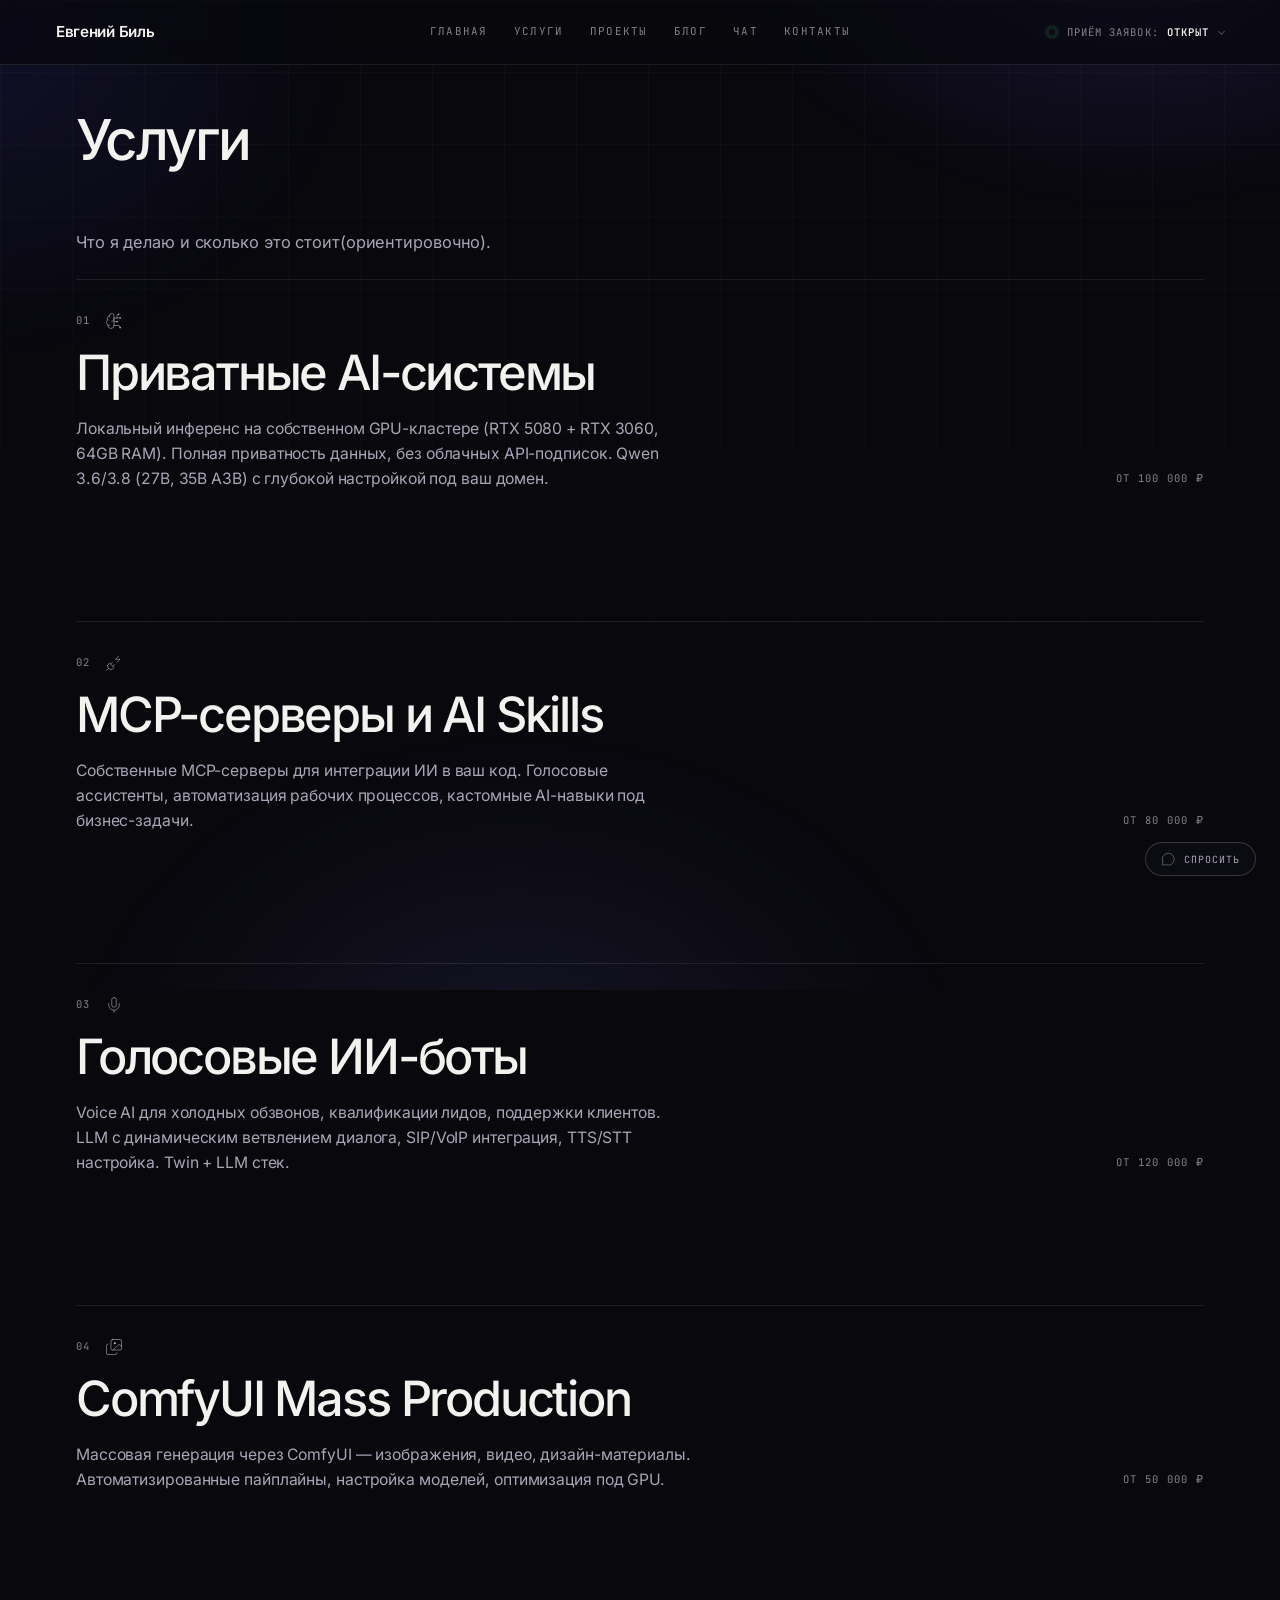
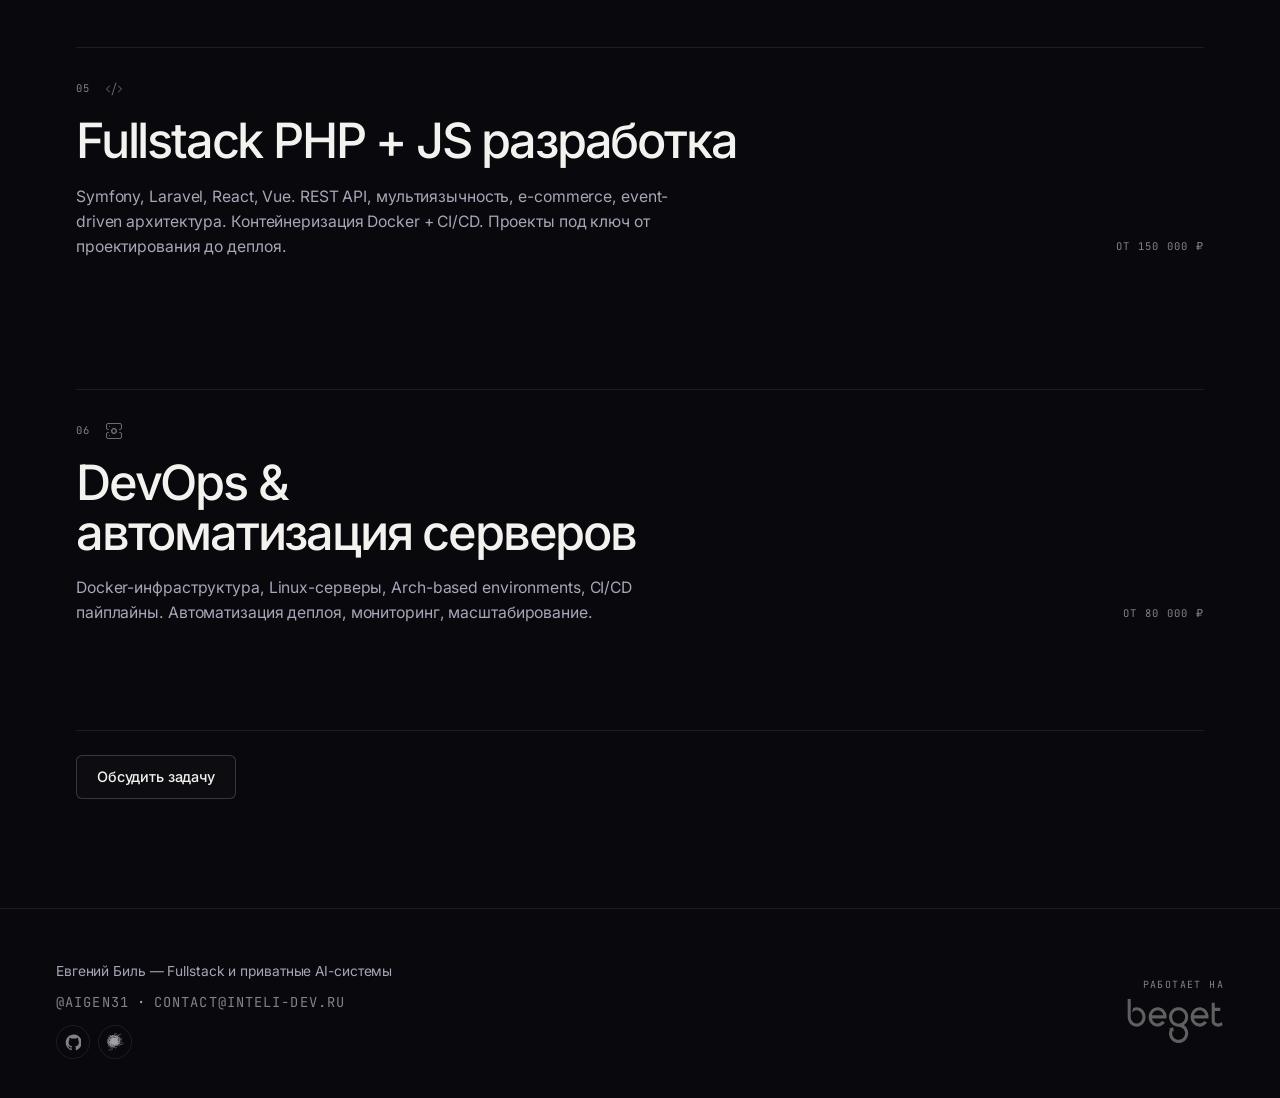
<file: .fool-work/seo-check_services.html>
<!DOCTYPE html><html lang="ru"><head><meta charset="utf-8"><script nonce="7elTPIonzgI37UWBzaLWWg">(function () {
  // Синтетические прогоны (Lighthouse, PageSpeed Insights, WebPageTest,
  // автоматизация) счётчик не получают: см. `Counters::loader_script`.
  var synthetic = (navigator.webdriver === true) ||
    /Chrome-Lighthouse|HeadlessChrome|PTST|GTmetrix/i.test(navigator.userAgent || '');
  if (synthetic) return;

  // Очереди вызовов создаются сразу: цель может уйти раньше, чем появится
  // сам тег, и должна дождаться его в очереди, а не потеряться.
  window.ym = window.ym || function () { (window.ym.a = window.ym.a || []).push(arguments); };
  window.ym.l = 1 * new Date();
  window.dataLayer = window.dataLayer || [];
  window.gtag = window.gtag || function () { window.dataLayer.push(arguments); };

ym(113215363, 'init', {ssr:true, webvisor:true, clickmap:true, ecommerce:"dataLayer", referrer: document.referrer, url: location.href, accurateTrackBounce:true, trackLinks:true});
gtag('js', new Date());
gtag('config', 'G-YNP4E8TF80');

  // Внешние теги — в конце загрузки и в простое браузера.
  var urls = ['https://mc.yandex.ru/metrika/tag.js?id=113215363', 'https://www.googletagmanager.com/gtag/js?id=G-YNP4E8TF80'];
  var started = false;

  function loadTags() {
    if (started) return;
    started = true;
    urls.forEach(function (url) {
      var s = document.createElement('script');
      s.async = true;
      s.src = url;
      document.head.appendChild(s);
    });
  }

  function schedule() {
    // Человек успел что-то сделать раньше простоя — грузим сразу: визит,
    // начавшийся до загрузки страницы, терять нельзя.
    ['pointerdown', 'keydown', 'scroll', 'touchstart'].forEach(function (name) {
      window.addEventListener(name, loadTags, { once: true, passive: true });
    });
    if (window.requestIdleCallback) window.requestIdleCallback(loadTags, { timeout: 3000 });
    else setTimeout(loadTags, 1500);
  }

  // Страховка на случай, когда `load` не наступает вовсе: его ждёт один
  // медленный ресурс (чужая картинка в статье), а визит в это время уже идёт.
  function armFallback() { setTimeout(loadTags, 5000); }
  if (document.readyState === 'loading') document.addEventListener('DOMContentLoaded', armFallback, { once: true });
  else armFallback();

  if (document.readyState === 'complete') schedule();
  else window.addEventListener('load', schedule, { once: true });
})();</script><noscript><div><img src="https://mc.yandex.ru/watch/113215363" alt="" style="position:absolute; left:-9999px;"></div></noscript><meta name="viewport" content="width=device-width, initial-scale=1"><title>Услуги — Евгений Биль: AI-системы, MCP-серверы, голосовые боты</title><meta name="description" content="Услуги: Приватные AI-системы, MCP-серверы и AI Skills, Голосовые ИИ-боты, ComfyUI Mass Production. Ориентировочные цены, сроки и формат работы — в карточках."><link rel="canonical" href="https://inteli-dev.ru/services"><!><meta content="website" property="og:type"><meta content="inteli-dev.ru" property="og:site_name"><meta content="ru_RU" property="og:locale"><meta content="Услуги — Евгений Биль: AI-системы, MCP-серверы, голосовые боты" property="og:title"><meta content="Услуги: Приватные AI-системы, MCP-серверы и AI Skills, Голосовые ИИ-боты, ComfyUI Mass Production. Ориентировочные цены, сроки и формат работы — в карточках." property="og:description"><meta content="https://inteli-dev.ru/services" property="og:url"><meta content="https://inteli-dev.ru/og.png?v=fb7a789a" property="og:image"><meta name="twitter:card" content="summary_large_image"><meta name="twitter:title" content="Услуги — Евгений Биль: AI-системы, MCP-серверы, голосовые боты"><meta name="twitter:description" content="Услуги: Приватные AI-системы, MCP-серверы и AI Skills, Голосовые ИИ-боты, ComfyUI Mass Production. Ориентировочные цены, сроки и формат работы — в карточках."><meta name="twitter:image" content="https://inteli-dev.ru/og.png?v=fb7a789a"><link rel="stylesheet" href="/assets/style.css?v=fb7a789a"><link rel="manifest" href="/manifest.json?v=fb7a789a"><link rel="icon" href="/favicon.svg?v=fb7a789a" type="image/svg+xml"><script src="/assets/main.js?v=fb7a789a" defer></script><noscript><style>.section, .hero { opacity: 1; transform: none; }</style></noscript></head><body data-metrika-id="113215363" data-ga-id="G-YNP4E8TF80"><a href="#main" class="skip-link">Перейти к содержимому</a><header class="navbar"><nav aria-label="Основная навигация" class="navbar-inner"><a href="/" class="navbar-brand">Евгений Биль</a><button type="button" class="navbar-toggle" id="navbar-toggle" aria-controls="navbar-menu" aria-expanded="false" aria-label="Открыть меню"><span class="navbar-toggle-box" aria-hidden="true"><span class="navbar-toggle-bar"></span><span class="navbar-toggle-bar"></span><span class="navbar-toggle-bar"></span></span></button><div id="navbar-menu" class="navbar-menu"><div class="navbar-links"><a href="/">Главная</a><a href="/services">Услуги</a><a href="/projects">Проекты</a><a href="/blog">Блог</a><a href="/chat">Чат</a><a href="/contact">Контакты</a></div><button type="button" aria-expanded="false" aria-label="Приём заявок: открыт. Беру новые проекты. В работе 2 проекта. Ближайший слот: немедленно — есть свободные слоты" class="status-badge status-available"><span class="status-dot" aria-hidden="true"></span><span class="status-subject">Приём заявок:</span><span class="status-state">открыт</span><span aria-hidden="true" class="status-popover"><span class="status-popover-summary">Беру новые проекты</span><span class="status-popover-line">В работе 2 проекта</span><span class="status-popover-line">Ближайший слот: немедленно — есть свободные слоты</span><!></span></button></div></nav></header><main id="main" class="main"><section class="section"><div class="section-head"><h1>Услуги</h1></div><p class="subtitle">Что я делаю и сколько это
стоит(ориентировочно).</p><div class="cards-grid"><article class="card"><div aria-hidden="true" class="card-icon"><svg xmlns="http://www.w3.org/2000/svg" viewBox="0 0 24 24" fill="none" stroke="currentColor" stroke-width="1" stroke-linecap="round" stroke-linejoin="round" width="1em" height="1em" aria-hidden="true"><path d="M12 5a3 3 0 1 0-5.997.125 4 4 0 0 0-2.526 5.77 4 4 0 0 0 .556 6.588A4 4 0 1 0 12 18Z" /><path d="M9 13a4.5 4.5 0 0 0 3-4" /><path d="M6.003 5.125A3 3 0 0 0 6.401 6.5" /><path d="M3.477 10.896a4 4 0 0 1 .585-.396" /><path d="M6 18a4 4 0 0 1-1.967-.516" /><path d="M12 13h4" /><path d="M12 18h6a2 2 0 0 1 2 2v1" /><path d="M12 8h8" /><path d="M16 8V5a2 2 0 0 1 2-2" /><circle cx="16" cy="13" r=".5" /><circle cx="18" cy="3" r=".5" /><circle cx="20" cy="21" r=".5" /><circle cx="20" cy="8" r=".5" /></svg></div><h2 class="card-title">Приватные AI-системы</h2><p class="card-text">Локальный инференс на собственном GPU-кластере (RTX 5080 + RTX 3060, 64GB RAM). Полная приватность данных, без облачных API-подписок. Qwen 3.6/3.8 (27B, 35B A3B) с глубокой настройкой под ваш домен.</p><span class="card-price">от 100 000 ₽</span></article><article class="card"><div aria-hidden="true" class="card-icon"><svg xmlns="http://www.w3.org/2000/svg" viewBox="0 0 24 24" fill="none" stroke="currentColor" stroke-width="1" stroke-linecap="round" stroke-linejoin="round" width="1em" height="1em" aria-hidden="true"><path d="M6.3 20.3a2.4 2.4 0 0 0 3.4 0L12 18l-6-6-2.3 2.3a2.4 2.4 0 0 0 0 3.4Z" /><path d="m2 22 3-3" /><path d="M7.5 13.5 10 11" /><path d="M10.5 16.5 13 14" /><path d="m18 3-4 4h6l-4 4" /></svg></div><h2 class="card-title">MCP-серверы и AI Skills</h2><p class="card-text">Собственные MCP-серверы для интеграции ИИ в ваш код. Голосовые ассистенты, автоматизация рабочих процессов, кастомные AI-навыки под бизнес-задачи.</p><span class="card-price">от 80 000 ₽</span></article><article class="card"><div aria-hidden="true" class="card-icon"><svg xmlns="http://www.w3.org/2000/svg" viewBox="0 0 24 24" fill="none" stroke="currentColor" stroke-width="1" stroke-linecap="round" stroke-linejoin="round" width="1em" height="1em" aria-hidden="true"><path d="M12 19v3" /><path d="M19 10v2a7 7 0 0 1-14 0v-2" /><rect x="9" y="2" width="6" height="13" rx="3" /></svg></div><h2 class="card-title">Голосовые ИИ-боты</h2><p class="card-text">Voice AI для холодных обзвонов, квалификации лидов, поддержки клиентов. LLM с динамическим ветвлением диалога, SIP/VoIP интеграция, TTS/STT настройка. Twin + LLM стек.</p><span class="card-price">от 120 000 ₽</span></article><article class="card"><div aria-hidden="true" class="card-icon"><svg xmlns="http://www.w3.org/2000/svg" viewBox="0 0 24 24" fill="none" stroke="currentColor" stroke-width="1" stroke-linecap="round" stroke-linejoin="round" width="1em" height="1em" aria-hidden="true"><path d="m22 11-1.296-1.296a2.4 2.4 0 0 0-3.408 0L11 16" /><path d="M4 8a2 2 0 0 0-2 2v10a2 2 0 0 0 2 2h10a2 2 0 0 0 2-2" /><circle cx="13" cy="7" r="1" fill="currentColor" /><rect x="8" y="2" width="14" height="14" rx="2" /></svg></div><h2 class="card-title">ComfyUI Mass Production</h2><p class="card-text">Массовая генерация через ComfyUI — изображения, видео, дизайн-материалы. Автоматизированные пайплайны, настройка моделей, оптимизация под GPU.</p><span class="card-price">от 50 000 ₽</span></article><article class="card"><div aria-hidden="true" class="card-icon"><svg xmlns="http://www.w3.org/2000/svg" viewBox="0 0 24 24" fill="none" stroke="currentColor" stroke-width="1" stroke-linecap="round" stroke-linejoin="round" width="1em" height="1em" aria-hidden="true"><path d="m18 16 4-4-4-4" /><path d="m6 8-4 4 4 4" /><path d="m14.5 4-5 16" /></svg></div><h2 class="card-title">Fullstack PHP + JS разработка</h2><p class="card-text">Symfony, Laravel, React, Vue. REST API, мультиязычность, e-commerce, event-driven архитектура. Контейнеризация Docker + CI/CD. Проекты под ключ от проектирования до деплоя.</p><span class="card-price">от 150 000 ₽</span></article><article class="card"><div aria-hidden="true" class="card-icon"><svg xmlns="http://www.w3.org/2000/svg" viewBox="0 0 24 24" fill="none" stroke="currentColor" stroke-width="1" stroke-linecap="round" stroke-linejoin="round" width="1em" height="1em" aria-hidden="true"><path d="m10.852 14.772-.383.923" /><path d="M13.148 14.772a3 3 0 1 0-2.296-5.544l-.383-.923" /><path d="m13.148 9.228.383-.923" /><path d="m13.53 15.696-.382-.924a3 3 0 1 1-2.296-5.544" /><path d="m14.772 10.852.923-.383" /><path d="m14.772 13.148.923.383" /><path d="M4.5 10H4a2 2 0 0 1-2-2V4a2 2 0 0 1 2-2h16a2 2 0 0 1 2 2v4a2 2 0 0 1-2 2h-.5" /><path d="M4.5 14H4a2 2 0 0 0-2 2v4a2 2 0 0 0 2 2h16a2 2 0 0 0 2-2v-4a2 2 0 0 0-2-2h-.5" /><path d="M6 18h.01" /><path d="M6 6h.01" /><path d="m9.228 10.852-.923-.383" /><path d="m9.228 13.148-.923.383" /></svg></div><h2 class="card-title">DevOps &amp; автоматизация серверов</h2><p class="card-text">Docker-инфраструктура, Linux-серверы, Arch-based environments, CI/CD пайплайны. Автоматизация деплоя, мониторинг, масштабирование.</p><span class="card-price">от 80 000 ₽</span></article><!></div><div class="cta-buttons"><a href="/contact" class="btn btn-secondary">Обсудить задачу</a></div></section></main><footer class="footer"><div class="footer-inner"><div class="footer-col"><p>Евгений Биль — Fullstack и приватные AI-системы</p><p class="footer-contacts"><a href="https://t.me/AiGen31" data-goal="tg_click">@AiGen31</a><span aria-hidden="true">·</span><a href="mailto:contact@inteli-dev.ru" data-goal="email_click">contact@inteli-dev.ru</a></p><div class="footer-social"><a href="https://github.com/aigen31" target="_blank" rel="me noopener noreferrer" title="GitHub — aigen31" aria-label="Профиль aigen31 на GitHub" class="social-link"><svg xmlns="http://www.w3.org/2000/svg" viewBox="0 0 24 24" fill="currentColor" stroke="none" width="1em" height="1em" aria-hidden="true"><path d="M12.5.75C6.146.75 1 5.896 1 12.25c0 5.089 3.292 9.387 7.863 10.91.575.101.79-.244.79-.546 0-.273-.014-1.178-.014-2.142-2.889.532-3.636-.704-3.866-1.35-.13-.331-.69-1.352-1.18-1.625-.402-.216-.977-.748-.014-.762.906-.014 1.553.834 1.769 1.179 1.035 1.74 2.688 1.25 3.349.948.1-.747.402-1.25.733-1.538-2.559-.287-5.232-1.279-5.232-5.678 0-1.25.445-2.285 1.178-3.09-.115-.288-.517-1.467.115-3.048 0 0 .963-.302 3.163 1.179.92-.259 1.897-.388 2.875-.388.977 0 1.955.13 2.875.388 2.2-1.495 3.162-1.179 3.162-1.179.633 1.581.23 2.76.115 3.048.733.805 1.179 1.825 1.179 3.09 0 4.413-2.688 5.39-5.247 5.678.417.36.776 1.05.776 2.128 0 1.538-.014 2.774-.014 3.162 0 .302.216.662.79.547C20.709 21.637 24 17.324 24 12.25 24 5.896 18.854.75 12.5.75Z"/></svg></a><a href="https://habr.com/ru/users/intelidev/" target="_blank" rel="me noopener noreferrer" title="Профиль на Habr" aria-label="Профиль на Habr" class="social-link"><img src="/assets/habr.svg?v=fb7a789a" alt="" width="20" height="20" decoding="async" class="social-icon"></a></div></div><div class="footer-col footer-col-beget"><span class="footer-beget-label">работает на</span><a href="https://beget.com/p1627316" target="_blank" rel="noopener noreferrer nofollow" aria-label="Хостинг Beget" class="footer-beget-logo"><svg xmlns="http://www.w3.org/2000/svg" viewBox="0 0 87 40" fill="none" aria-hidden="true" focusable="false"><path d="M51.1169 23.7018C55.3726 26.7135 56.0689 32.1073 53.6787 35.9103C51.3031 39.6903 46.5389 41.0618 42.5714 39.1364C38.8582 37.3346 36.2591 32.5326 38.4518 27.3202C38.0955 27.2658 37.7554 27.213 37.4154 27.1603C37.404 27.1174 37.3927 27.0729 37.3813 27.03C38.7011 26.585 40.0209 26.1399 41.4087 25.6701C41.6063 27.1405 41.7958 28.545 41.9836 29.9478C41.948 29.966 41.9107 29.9857 41.8751 30.0039C41.5901 29.5802 41.3035 29.1582 41.0087 28.7214C39.9416 30.6138 40.4047 33.4871 42.0354 35.2509C43.875 37.239 46.7899 37.722 49.1429 36.4263C51.4958 35.1306 52.7055 32.3579 52.0626 29.7286C51.4035 27.0333 49.104 25.1706 46.398 25.1393C41.8443 25.0865 38.2445 21.8176 37.6777 17.2233C37.1546 12.9785 39.94 8.85243 44.1034 7.71004C48.0563 6.6237 52.2294 8.52273 54.0965 12.2582C55.9604 15.9853 55.0066 20.5351 51.8132 23.1529C51.5946 23.3292 51.3711 23.5007 51.1169 23.7018ZM40.4501 16.2359C40.4387 19.5625 43.0427 22.2561 46.2895 22.2775C49.5623 22.299 52.2391 19.6037 52.244 16.2821C52.2472 12.9818 49.6028 10.2767 46.364 10.2685C43.1058 10.2586 40.4614 12.9291 40.4501 16.2359Z" fill="currentColor"/> <path d="M3.99524 12.3437C4.33855 10.931 4.63975 9.61714 4.99116 8.31815C5.03974 8.13682 5.31341 7.96868 5.51907 7.88955C8.61369 6.7109 12.0694 7.71646 14.2637 10.4199C17.8474 14.8312 16.5098 21.8026 11.5998 24.305C7.46232 26.4133 2.48761 24.394 0.711157 19.8063C0.31441 18.7826 0.0553109 17.632 0.0407365 16.5358C-0.0272771 11.1436 0.00834906 5.7482 0.00834906 0.35442C0.00834906 0.243973 0.0196847 0.135174 0.0261622 0C0.954062 0.00164846 1.84472 0.00164846 2.81796 0.00164846C2.81796 0.220894 2.81796 0.44014 2.81796 0.661034C2.81796 5.84546 2.81796 11.0299 2.81796 16.2127C2.81796 17.8166 3.28758 19.2541 4.34017 20.4607C6.47774 22.912 9.90433 22.8823 12.016 20.408C14.1196 17.9452 13.9479 13.9955 11.6419 11.7354C9.64199 9.77705 6.66235 9.77869 4.65919 11.7371C4.47296 11.9184 4.27539 12.0882 3.99524 12.3437Z" fill="currentColor"/> <path d="M35.2406 17.6977C33.0641 17.6977 30.878 17.6977 28.6902 17.6977C26.5025 17.6977 24.3163 17.6977 22.0573 17.6977C22.5933 19.7665 23.6928 21.2617 25.6426 21.9903C27.6587 22.7436 29.4092 22.1403 31.461 20.0369C32.235 20.4984 33.0188 20.965 33.8479 21.4595C32.5006 23.3898 30.7808 24.6542 28.5202 25.0119C24.0297 25.7224 19.8679 22.4667 19.2218 17.7917C18.8056 14.7799 19.5213 12.1028 21.6006 9.89386C25.6458 5.59302 32.4585 7.07994 34.7127 12.7292C35.3588 14.3431 35.5596 16.1811 35.2406 17.6977ZM32.3662 14.8178C32.0585 12.2957 29.6214 10.2137 27.1097 10.2648C24.7309 10.3142 22.3115 12.5182 22.1334 14.8178C25.5357 14.8178 28.9364 14.8178 32.3662 14.8178Z" fill="currentColor"/> <path d="M73.4564 17.693C69.063 17.693 64.7037 17.693 60.2569 17.693C60.7378 19.6464 61.7386 21.1235 63.5394 21.8636C65.9911 22.8725 67.9861 22.0235 69.6363 20.0322C70.4217 20.4987 71.1957 20.957 72.0378 21.4581C71.8678 21.6905 71.7253 21.9032 71.5666 22.101C68.3084 26.1447 62.5726 26.1447 59.3096 22.1043C56.4724 18.5898 56.6522 13.2553 59.7193 9.95512C63.8713 5.48778 70.9221 7.13625 73.0305 13.0674C73.5519 14.5329 73.6961 16.0314 73.4564 17.693ZM70.5512 14.8148C70.331 12.3454 67.7789 10.181 65.2186 10.27C62.8689 10.3524 60.3719 12.6784 60.3459 14.8148C63.7482 14.8148 67.1489 14.8148 70.5512 14.8148Z" fill="currentColor"/> <path d="M85.4075 20.6699C85.7087 21.5914 86.0244 22.5261 86.3078 23.4707C86.3451 23.596 86.256 23.8333 86.1475 23.9207C83.7039 25.8972 79.3413 25.4076 77.3657 22.9448C76.7552 22.1832 76.3989 21.3128 76.3973 20.3221C76.3924 14.8129 76.394 9.30378 76.3957 3.79461C76.3957 3.68416 76.4086 3.57206 76.4183 3.43359C77.3349 3.43359 78.2256 3.43359 79.1842 3.43359C79.1842 4.92381 79.1842 6.41896 79.1842 7.95863C80.891 7.95863 82.5315 7.95863 84.2156 7.95863C84.2156 8.92628 84.2156 9.84612 84.2156 10.8171C82.5671 10.8171 80.9267 10.8171 79.2344 10.8171C79.2215 11.0446 79.2037 11.2275 79.2037 11.4089C79.202 14.2871 79.2134 17.1653 79.1939 20.0435C79.1891 20.7243 79.4676 21.2123 79.9793 21.5931C81.1971 22.503 83.3816 22.508 84.5864 21.5749C84.8925 21.3425 85.1144 20.9996 85.4075 20.6699Z" fill="currentColor"/></svg></a></div></div></footer><div id="chat-fab" hidden class="chat-fab"><section id="chat-fab-panel" hidden aria-label="Чат с AI-ассистентом" data-goal="chat_started" class="chat-fab-panel"><header class="chat-fab-head"><span class="chat-fab-title">AI-ассистент</span><button type="button" id="chat-fab-close" aria-label="Свернуть чат" class="chat-fab-close"><span aria-hidden="true">×</span></button></header><div class="chat-fab-body"><p class="chat-fab-intro" id="chat-fab-intro">Спросите о задачах, услугах и сроках — отвечу прямо здесь.</p><div id="chat-fab-presets" role="group" aria-label="Частые вопросы" class="chat-fab-presets"><button type="button" data-kind="preset" data-index="0" class="preset-button chat-fab-preset">Кто вы?</button><button type="button" data-kind="preset" data-index="1" class="preset-button chat-fab-preset">Чем занимаетесь?</button><button type="button" data-kind="preset" data-index="2" class="preset-button chat-fab-preset">Сколько стоит?</button><!></div><div class="chat-fab-messages" id="chat-fab-messages" role="log" aria-live="polite"></div></div><div class="chat-fab-input-row"><input id="chat-fab-input" type="text" placeholder="Ваш вопрос..." autocomplete="off" maxlength="500" aria-label="Ваш вопрос"><button id="chat-fab-send" type="button" class="btn btn-primary">Отправить</button></div></section><button type="button" id="chat-fab-toggle" aria-expanded="false" aria-controls="chat-fab-panel" aria-label="Открыть чат" class="chat-fab-toggle"><span aria-hidden="true" class="chat-fab-toggle-icon"><svg xmlns="http://www.w3.org/2000/svg" viewBox="0 0 24 24" fill="none" stroke="currentColor" stroke-width="1" stroke-linecap="round" stroke-linejoin="round" width="1em" height="1em" aria-hidden="true"><path d="M2.992 16.342a2 2 0 0 1 .094 1.167l-1.065 3.29a1 1 0 0 0 1.236 1.168l3.413-.998a2 2 0 0 1 1.099.092 10 10 0 1 0-4.777-4.719" /></svg></span><span class="chat-fab-toggle-label">Спросить</span></button></div></body></html><script nonce="7elTPIonzgI37UWBzaLWWg">__RESOLVED_RESOURCES=[];__SERIALIZED_ERRORS=[];__PENDING_RESOURCES=[];__RESOURCE_RESOLVERS=[];</script><script nonce="7elTPIonzgI37UWBzaLWWg">__INCOMPLETE_CHUNKS=[];</script>
</file>
<file: assets/style.css>
/* ==========================================================================
   inteli.dev.ru — design tokens & styles (dark violet theme, по мотиву обложки)
   Единый источник правды по дизайну: RULES/ui-rules.md + обложка-референс.
   ========================================================================== */

/* ---------- 1. Design tokens (CSS Custom Properties) ---------- */
:root {
  /* Palette — тёмный индиго/фиолетовый с обложки */
  --color-bg: #2b2c7a;
  --color-bg-2: #3a3390;
  --color-surface: #16133a;
  --color-surface-2: #1b1845;
  --color-code-bg: #191536;
  --color-code-bar: rgba(255, 255, 255, 0.04);
  /* Подвал AI-терминала: подложка чуть светлее ленты сообщений и более
     заметная кромка между ними. Разница намеренно маленькая: 4–5% белого —
     этого хватает, чтобы горизонт читался как поверхность, и мало, чтобы
     подвал выглядел отдельной панелью. */
  --color-terminal-footer: rgba(255, 255, 255, 0.045);
  --color-terminal-ledge: rgba(255, 255, 255, 0.18);
  --color-border: rgba(255, 255, 255, 0.12);
  --color-border-strong: rgba(255, 255, 255, 0.22);

  --color-text: #f4f4ff;
  --color-text-secondary: #c6c5f2;
  --color-text-tertiary: rgba(255, 255, 255, 0.66);

  --color-primary: #8b7ff5;
  --color-primary-hover: #9d92fa;
  --color-primary-soft: rgba(139, 127, 245, 0.18);

  --color-status-available: #4cd964;
  --color-status-busy: #ffbd44;
  --color-status-full: #ff5f56;

  --color-error: #ff7b7b;
  --color-success: #4cd964;

  /* код-терминал: синтаксис */
  --code-kw: #8b7ff5;
  --code-fn: #8fd0ff;
  --code-str: #5bd75b;
  --code-var: #f4f4ff;
  --code-op: #9a9ad6;
  --code-prompt: #4cd964;
  --code-out: #8b8ad0;
  --code-arg: #d7b7ff;

  /* Typography */
  --font-heading: 'Inter', system-ui, -apple-system, 'Segoe UI', sans-serif;
  --font-body: 'Inter', system-ui, -apple-system, 'Segoe UI', sans-serif;
  --font-mono: 'JetBrains Mono', ui-monospace, SFMono-Regular, Menlo, monospace;

  --text-h1: 3rem;        /* 48px */
  --text-h2: 2.25rem;     /* 36px */
  --text-h3: 1.5rem;      /* 24px */
  --text-body: 1rem;      /* 16px */
  --text-small: 0.875rem; /* 14px */
  --text-caption: 0.75rem;/* 12px */

  /* Spacing (4px base) */
  --space-xs: 4px;
  --space-sm: 8px;
  --space-md: 16px;
  --space-lg: 24px;
  --space-xl: 32px;
  --space-2xl: 48px;
  --space-3xl: 96px;

  /* Shadows */
  --shadow-sm: 0 1px 2px rgba(0, 0, 0, 0.25), 0 1px 3px rgba(0, 0, 0, 0.2);
  --shadow-md: 0 6px 16px rgba(0, 0, 0, 0.3);
  --shadow-lg: 0 16px 40px rgba(0, 0, 0, 0.4);
  --shadow-glow: 0 0 40px rgba(139, 127, 245, 0.25);

  /* Radii */
  --radius-sm: 6px;
  --radius-md: 10px;
  --radius-lg: 14px;
  --radius-xl: 20px;
  --radius-full: 9999px;

  /* Layout */
  --container-max: 1120px;
  --nav-height: 64px;
  /* Шапка — плавающая «пилюля» с position: fixed. Её низ считается так:
     отступ сверху + собственная высота. Дальше от этой величины считаются
     все отступы контента от липкой шапки (--nav-offset), чтобы контент не
     уезжал под неё на мобильном, где шапка выше. */
  --nav-inset: var(--space-md);
  --nav-offset: calc(var(--nav-inset) + var(--nav-height));
  /* Воздух между шапкой и первым экраном hero (терминал и CTA). Отдельная
     переменная, потому что это композиционный зазор, а не отступ секции: его
     подбирают глазами и меняют в одном месте. */
  --hero-top-gap: var(--space-2xl);
  --transition-fast: 180ms ease;
}

/* ---------- 2. Reset ---------- */
*, *::before, *::after { box-sizing: border-box; }
/* Горизонтальный скролл режем через `clip`, а не `hidden`: по спецификации
   `overflow-x: hidden` заставляет `overflow-y` вычисляться в `auto`, из-за чего
   и <html>, и <body> становятся скролл-контейнерами — на главной появлялись
   ДВА вертикальных скроллбара. `clip` не создаёт скролл-контейнер, поэтому
   вертикальный скролл остаётся один — у документа. `hidden` оставлен первой
   строкой как фолбэк для браузеров без поддержки `clip`. */
html { scroll-behavior: smooth; overflow-x: hidden; overflow-x: clip; }
body {
  margin: 0;
  font-family: var(--font-body);
  font-size: var(--text-body);
  line-height: 1.6;
  color: var(--color-text);
  overflow-x: hidden; /* фолбэк */
  overflow-x: clip;   /* предотвращает горизонтальный скролл от blob'ов, не создавая второй вертикальный */
  /* Фон заливает всю страницу (без fixed, иначе низ длиговой страницы белый).
     Адаптация под стиль deepseek.com/harness — тёмный фон + radial-gradient «свечения». */
  background-color: #0a0a14;
  -webkit-font-smoothing: antialiased;
}
h1, h2, h3, h4 { font-family: var(--font-heading); line-height: 1.2; margin: 0 0 var(--space-md); font-weight: 700; }
h1 { font-size: var(--text-h1); }
h2 { font-size: var(--text-h2); }
h3 { font-size: var(--text-h3); font-weight: 600; }
p { margin: 0 0 var(--space-md); }
a { color: var(--color-primary); text-decoration: none; }
a:hover { text-decoration: underline; }
img, svg { max-width: 100%; display: block; }
ul { margin: 0; padding: 0; list-style: none; }

::selection { background: rgba(139, 127, 245, 0.4); color: #fff; }

/* ---------- 3. A11y: skip link & focus ---------- */
.skip-link {
  position: absolute;
  left: -9999px;
  top: 0;
  background: var(--color-primary);
  color: #fff;
  padding: var(--space-sm) var(--space-md);
  border-radius: 0 0 var(--radius-md) 0;
  z-index: 1000;
}
.skip-link:focus { left: 0; }

:focus-visible {
  outline: 2px solid var(--color-primary);
  outline-offset: 2px;
}

/* ---------- 4. Buttons (не более 2 primary CTA на экране) ---------- */
.btn {
  display: inline-flex;
  align-items: center;
  justify-content: center;
  gap: var(--space-sm);
  padding: 0.75rem 1.5rem;
  border-radius: var(--radius-md);
  font-weight: 600;
  font-size: var(--text-body);
  border: 1px solid transparent;
  cursor: pointer;
  transition: background-color var(--transition-fast), border-color var(--transition-fast);
  text-decoration: none;
  /* Spotlight под курсором. */
  position: relative;
  overflow: hidden;
}
.btn:hover { text-decoration: none; }

/* Radial spotlight — позиционируется относительно курсора через CSS-переменные. */
.btn::before {
  content: '';
  position: absolute;
  inset: 0;
  border-radius: inherit;
  opacity: 0;
  pointer-events: none;
  transition: opacity var(--transition-fast);
  background: radial-gradient(
    280px circle at var(--mx, 50%) var(--my, 50%),
    rgba(255, 255, 255, 0.18),
    transparent 60%
  );
}

.btn:hover::before {
  opacity: 1;
}

.btn-primary {
  background: var(--color-primary);
  color: #fff;
  border-color: var(--color-primary);
}
.btn-primary:hover {
  background: var(--color-primary-hover);
  border-color: var(--color-primary-hover);
}

.btn-secondary {
  background: rgba(255, 255, 255, 0.06);
  color: #fff;
  border-color: var(--color-border-strong);
}
.btn-secondary:hover {
  background: rgba(255, 255, 255, 0.12);
  border-color: var(--color-primary);
}

/* ---------- 5. Navbar — floating glass pill with blur (fixed for reliability) ---------- */
.navbar {
  position: fixed;
  top: var(--nav-inset);
  left: 50%;
  transform: translateX(-50%);
  width: calc(var(--container-max) + var(--space-2xl));
  max-width: calc(100vw - var(--space-xl));
  z-index: 100;
  border-radius: var(--radius-xl);
  box-shadow: var(--shadow-md);
  /* Простой blur для стеклянного эффекта. */
  background: rgba(24, 21, 58, 0.72);
  backdrop-filter: blur(12px) saturate(1.4);
  -webkit-backdrop-filter: blur(12px) saturate(1.4);
  border-bottom: none;
  padding: 0 var(--space-lg);
}
.navbar-inner {
  max-width: var(--container-max);
  margin: 0 auto;
  height: var(--nav-height);
  display: flex;
  align-items: center;
  gap: var(--space-lg);
  padding: 0 var(--space-md);
}
.navbar-brand {
  font-weight: 700;
  font-size: 1.15rem;
  color: var(--color-text);
}
.navbar-brand:hover { text-decoration: none; }

/* Меню. На десктопе — строка по центру «пилюли» (см. сетку ниже), на мобильном
   превращается в выпадающую панель под «пилюлей» (см. media query ниже). */
.navbar-menu {
  display: flex;
  align-items: center;
  gap: var(--space-lg);
  margin-left: auto;
}
.navbar-links {
  display: flex;
  gap: var(--space-lg);
}
.navbar-links a {
  color: var(--color-text-secondary);
  font-size: var(--text-small);
  font-weight: 500;
}
.navbar-links a:hover { color: #fff; text-decoration: none; }

/* Десктоп: три ячейки — имя слева, ссылки по центру «пилюли», статус справа.
   Сетка вместо `margin-left: auto` именно потому, что центр нужен
   арифметический: боковые колонки — равные `1fr`, поэтому средняя стоит ровно
   посередине независимо от ширины имени и бейджа. Обёртка меню при этом не
   создаёт бокс (`display: contents`) — её ссылки и бейдж становятся прямыми
   ячейками сетки. На мобильном обёртка снова становится выпадающей панелью
   (см. media query ниже), поэтому `display: contents` живёт только здесь. */
@media (min-width: 768px) {
  .navbar-inner {
    display: grid;
    grid-template-columns: 1fr auto 1fr;
  }
  .navbar-menu { display: contents; }
  .navbar-brand { grid-column: 1; justify-self: start; }
  .navbar-links { grid-column: 2; justify-self: center; }
  .navbar .status-badge { grid-column: 3; justify-self: end; }
}

/* Бургер — скрыт на десктопе, показывается только на мобильном. */
.navbar-toggle {
  display: none;
  flex: 0 0 auto;
  margin-left: auto;
  width: 40px;
  height: 40px;
  padding: 0;
  align-items: center;
  justify-content: center;
  border: 1px solid var(--color-border);
  border-radius: var(--radius-md);
  background: rgba(255, 255, 255, 0.06);
  color: var(--color-text);
  cursor: pointer;
  transition: background var(--transition-fast), border-color var(--transition-fast);
}
.navbar-toggle:hover {
  background: rgba(255, 255, 255, 0.12);
  border-color: var(--color-primary);
}
.navbar-toggle:focus-visible {
  outline: 2px solid var(--color-primary);
  outline-offset: 2px;
}
.navbar-toggle-box {
  display: flex;
  flex-direction: column;
  justify-content: space-between;
  width: 18px;
  height: 12px;
}
.navbar-toggle-bar {
  display: block;
  width: 100%;
  height: 2px;
  border-radius: 2px;
  background: currentColor;
  transition: transform var(--transition-fast), opacity var(--transition-fast);
}
/* Открытое состояние: две верхние/нижние полосы складываются в крестик. */
.navbar.is-menu-open .navbar-toggle-bar:nth-child(1) { transform: translateY(5px) rotate(45deg); }
.navbar.is-menu-open .navbar-toggle-bar:nth-child(2) { opacity: 0; }
.navbar.is-menu-open .navbar-toggle-bar:nth-child(3) { transform: translateY(-5px) rotate(-45deg); }

/* ---------- 6. Status badge ---------- */
/* Бейдж — кнопка: на тач-устройстве hover недоступен, поэтому подробности
   раскрываются тапом (initStatusBadge), а не только наведением. */
.status-badge {
  position: relative;
  display: inline-flex;
  align-items: center;
  gap: var(--space-xs);
  padding: var(--space-xs) var(--space-md);
  border-radius: var(--radius-full);
  font-family: inherit;
  font-size: var(--text-small);
  font-weight: 600;
  line-height: 1.4;
  text-align: left;
  color: var(--color-text);
  background: rgba(255, 255, 255, 0.07);
  border: 1px solid var(--color-border);
  white-space: nowrap;
  cursor: help;
}
.status-dot {
  width: 8px;
  height: 8px;
  flex: none;
  margin-right: var(--space-xs);
  border-radius: 50%;
  background: var(--color-status-available);
  animation: pulse 2s infinite;
}
.status-subject { color: var(--color-text-secondary); font-weight: 500; }
.status-state { color: var(--color-text); }
.status-busy .status-dot { background: var(--color-status-busy); }
.status-full .status-dot { background: var(--color-status-full); animation: none; }

/* Подсказка: расшифровка состояния + факты. Абсолютное позиционирование —
   прижата к самому бейджу, поэтому не зависит от backdrop-filter шапки. */
/* Подсказка бейджа — «досье» в новом коде: чёрная карточка с волосяной
   рамкой, моно-строки через линейки и стрелка к триггеру. Никакого
   фиолетового стекла и большой тени: подсказка должна читаться как справка,
   а не как всплывающее окно из другого интерфейса. */
.status-popover {
  position: absolute;
  top: calc(100% + 14px);
  right: 0;
  left: auto;
  z-index: 30;
  display: grid;
  gap: 0;
  min-width: 268px;
  max-width: min(340px, calc(100vw - 24px));
  padding: 6px 0;
  border: 1px solid var(--rule-strong);
  border-radius: 6px;
  background: #0b0b12;
  box-shadow: 0 18px 40px -28px #000;
  white-space: normal;
  text-align: left;
  opacity: 0;
  visibility: hidden;
  transform: translateY(-4px);
  transition: opacity 150ms ease, transform 150ms ease, visibility 150ms;
  pointer-events: none;
}
/* Подсказка у правого края шапки раскрывается влево: иначе 320-пиксельная
   карточка вылезает за viewport и её срезает `overflow-x: clip` на body. */
@media (min-width: 768px) {
  .navbar .status-popover { left: auto; right: 0; }
}
/* `:hover` включаем только там, где он есть: на тач-устройстве браузер
   «залипает» на последнем hover после тапа, и подсказка мигала бы. */
@media (hover: hover) {
  .status-badge:hover .status-popover {
    opacity: 1;
    visibility: visible;
    transform: none;
  }
}
.status-badge:focus-visible .status-popover,
.status-badge.is-open .status-popover {
  opacity: 1;
  visibility: visible;
  transform: none;
}
/* Стрелка к бейджу: тот же фон и та же кромка, повёрнутые на 45°. */
.status-popover::before {
  content: "";
  position: absolute;
  top: -5px;
  right: 22px;
  width: 8px;
  height: 8px;
  background: #0b0b12;
  border-left: 1px solid var(--rule-strong);
  border-top: 1px solid var(--rule-strong);
  transform: rotate(45deg);
}
.status-popover-summary {
  display: block;
  padding: 10px 18px 11px;
  font-family: var(--font-body);
  font-size: 0.82rem;
  font-weight: 450;
  line-height: 1.4;
  letter-spacing: -0.01em;
  text-transform: none;
  color: var(--color-text);
}
.status-popover-head {
  display: grid;
  gap: 4px;
  padding: 12px 18px 11px;
}
.status-popover-note {
  font-family: var(--font-mono);
  font-size: 0.6rem;
  letter-spacing: 0.06em;
  text-transform: uppercase;
  color: var(--color-text-tertiary);
}
/* Неделя нагрузки: семь ячеек, занятость читается и цветом, и числом. */
.status-week {
  display: grid;
  grid-template-columns: repeat(7, minmax(0, 1fr));
  gap: 4px;
  padding: 10px 14px 12px;
  border-top: 1px solid var(--rule);
}
.status-day {
  display: grid;
  justify-items: center;
  gap: 2px;
  padding: 6px 0 5px;
  border: 1px solid var(--rule);
  border-radius: 5px;
  background: rgba(255, 255, 255, 0.02);
  font-family: var(--font-mono);
  line-height: 1.1;
}
.status-day-name {
  font-size: 0.52rem;
  letter-spacing: 0.08em;
  text-transform: uppercase;
  color: var(--color-text-tertiary);
}
.status-day-num { font-size: 0.68rem; color: var(--color-text); }
.status-day-load {
  margin-top: 1px;
  padding: 1px 4px;
  border-radius: 999px;
  font-size: 0.5rem;
  color: var(--color-text-secondary);
  background: rgba(255, 255, 255, 0.05);
}
.status-day.is-busy {
  border-color: rgba(255, 99, 99, 0.35);
  background: rgba(255, 99, 99, 0.08);
}
.status-day.is-busy .status-day-load {
  color: #ff9c9c;
  background: rgba(255, 99, 99, 0.18);
}
.status-day.is-free .status-day-load {
  color: #7fd2a7;
  background: rgba(76, 217, 100, 0.12);
}
.status-day.is-weekend { opacity: 0.55; }
.status-day.is-today { box-shadow: inset 0 0 0 1px var(--color-primary); }
.status-day.is-next { border-color: var(--color-primary); }
.status-popover-foot {
  display: grid;
  gap: 0;
  border-top: 1px solid var(--rule);
}
.status-legend {
  display: flex;
  gap: 14px;
  padding: 9px 18px 2px;
  font-family: var(--font-mono);
  font-size: 0.58rem;
  color: var(--color-text-tertiary);
}
.status-legend-item { display: inline-flex; align-items: center; gap: 5px; }
.status-legend-dot {
  width: 6px;
  height: 6px;
  border-radius: 50%;
}
.status-legend-dot.is-free { background: #4cd964; }
.status-legend-dot.is-busy { background: #ff6363; }
.status-popover-slot {
  display: flex;
  align-items: baseline;
  justify-content: space-between;
  gap: 12px;
  padding: 10px 18px 12px;
  border-top: 1px solid var(--rule);
}
.status-popover-slot-label {
  font-family: var(--font-mono);
  font-size: 0.58rem;
  letter-spacing: 0.08em;
  text-transform: uppercase;
  color: var(--color-text-tertiary);
}
.status-popover-slot-value {
  font-family: var(--font-display, var(--font-body));
  font-size: 0.86rem;
  color: var(--color-text);
}

/* Каждая следующая строка — отдельная строка справки за линейкой. */
.status-popover-line {
  display: block;
  padding: 10px 18px;
  border-top: 1px solid var(--rule);
  font-family: var(--font-mono);
  font-size: 0.66rem;
  line-height: 1.5;
  letter-spacing: 0.02em;
  text-transform: none;
  color: var(--color-text-secondary);
}
@keyframes pulse {
  0%, 100% { box-shadow: 0 0 0 0 rgba(76, 217, 100, 0.5); }
  50% { box-shadow: 0 0 0 6px rgba(76, 217, 100, 0); }
}

/* ---------- 7. Hero (по мотиву обложки: код-окно + контент) ---------- */
.hero {
  position: relative;
  overflow: hidden; /* строго ограничивает canvas и blobs внутри hero — gradient overlay не вылезает на следующую секцию */
  z-index: 0; /* stacking context для детей с позиционированием */
  /* Верхний отступ считается от низа липкой шапки (--nav-offset), иначе
     первый блок hero уезжает под «пилюлю». Сверх этого — воздух
     `--hero-top-gap`: между шапкой и первым экраном (терминал и CTA) должен
     быть видимый зазор, иначе они читаются как продолжение шапки. */
  padding: calc(var(--nav-offset) + var(--hero-top-gap)) var(--space-lg) 280px;
  scroll-margin-top: var(--nav-offset);
}
/* Интерактивная геометрическая сетка — фон под контентом hero. Растянута немного вниз для зоны затухания. */
.hero-canvas {
  position: absolute;
  top: 0;
  left: 0;
  right: 0;
  bottom: -80px; /* extra 80px ниже hero для gradient fade overlay */
  width: 100%;
  display: block;
  z-index: 2; /* поверх свечений */
  pointer-events: none;
}
.hero-grid {
  max-width: var(--container-max);
  margin: 0 auto;
  display: grid;
  grid-template-columns: 1fr 1.1fr;
  gap: var(--space-2xl);
  align-items: center;
  position: relative;
  /* Выше canvas (у него z-index 2). Сетка на canvas — фон, но она рисовалась
     поверх контента hero и просвечивала сквозь терминал: он выглядел
     полупрозрачным, хотя у него непрозрачный фон. Контент всегда выше фона. */
  z-index: 3;
}

/* ---------- Свечения по мотиву deepseek.com/harness/en/ ---------- */
/* Три radial-gradient «блоба» внутри hero + продолжения на следующие секции. */
@keyframes blob-drift-left {
  0%, 100% { transform: translate(0, 0) scale(1); }
  33% { transform: translate(40px, -25px) scale(1.06); }
  66% { transform: translate(-25px, 15px) scale(0.95); }
}
@keyframes blob-drift-bottom {
  0%, 100% { transform: translate(0, 0) scale(1); }
  33% { transform: translate(-35px, 15px) scale(1.02); }
  66% { transform: translate(20px, -10px) scale(0.98); }
}
@keyframes blob-drift-right {
  0%, 100% { transform: translate(0, 0) scale(1); }
  33% { transform: translate(-30px, 20px) scale(0.96); }
  66% { transform: translate(20px, -35px) scale(1.05); }
}

.hero-blob {
  position: absolute;
  border-radius: 50%;
  pointer-events: none;
  z-index: 0;
}
/* Верхний левый — глубокий фиолетово-синий, крупный. */
.hero-blob-1 {
  top: -10%;
  left: -6%;
  width: 520px;
  height: 520px;
  opacity: 0.40;
  background: radial-gradient(circle, rgba(70, 45, 220, 0.8) 0%, transparent 70%);
  animation: blob-drift-left 14s ease-in-out infinite;
}
/* Центральный — средний синий, широкий. */
.hero-blob-2 {
  bottom: 0;
  left: 30%;
  width: 700px;
  height: 320px;
  opacity: 0.44;
  background: radial-gradient(ellipse, rgba(60, 55, 210, 0.7) 0%, rgba(50, 30, 180, 0.4) 40%, transparent 70%);
  animation: blob-drift-bottom 18s ease-in-out infinite;
}
/* Правый верхний — яркий светло-фиолетовый, поменьше. */
.hero-blob-3 {
  top: -6%;
  right: -4%;
  width: 480px;
  height: 480px;
  opacity: 0.22;
  background: radial-gradient(circle, rgba(150, 90, 255, 0.7) 0%, rgba(100, 60, 230, 0.35) 30%, transparent 70%);
  animation: blob-drift-right 16s ease-in-out infinite;
}

/* Свечения-продолжения hero'а убраны: общий `.section::before` с top:-200px
   затемнял заголовок «Услуги». Световые пятна вернулись — но точечно, через
   класс .section-glow, который кладёт их ПОД контент (см. раздел 8.1). */

/* ---------- Hero content ---------- */
.hero-content { max-width: 560px; }
.hero-content h1 { margin-bottom: var(--space-sm); }
.subtitle {
  color: var(--color-text-secondary);
  font-size: var(--text-h3);
  margin-bottom: var(--space-lg);
  font-weight: 400;
}

.cta-buttons {
  display: flex;
  gap: var(--space-md);
  justify-content: flex-start;
  flex-wrap: wrap;
  margin-top: var(--space-lg);
}

/* Технологии/навыки pills (как на обложке) */
.tech-pills {
  display: flex;
  flex-wrap: wrap;
  gap: 10px;
  margin-top: var(--space-xl);
}
.tech-pill {
  padding: 4px 11px;
  border-radius: 999px;
  background: transparent;
  border: 1px solid var(--rule);
  color: var(--color-text-tertiary);
  font-family: var(--font-mono);
  font-size: 0.64rem;
  font-weight: 400;
  letter-spacing: 0.08em;
  text-transform: uppercase;
  white-space: nowrap;
}

/* ---------- 7a. Код-окно (терминал) ---------- */
.code-window {
  background: var(--color-code-bg);
  border: 1px solid var(--color-border);
  border-radius: var(--radius-xl);
  box-shadow: var(--shadow-lg), var(--shadow-glow);
  overflow: hidden;
  font-family: var(--font-mono);
}
.code-window-bar {
  display: flex;
  align-items: center;
  gap: var(--space-sm);
  padding: 12px 18px;
  background: var(--color-code-bar);
  border-bottom: 1px solid var(--color-border);
}
.dot { width: 12px; height: 12px; border-radius: 50%; }
.dot-red { background: #ff5f56; }
.dot-yellow { background: #ffbd44; }
.dot-green { background: #27c93f; }
.code-window-title {
  margin-left: var(--space-sm);
  color: var(--color-text-tertiary);
  font-size: var(--text-caption);
  font-family: var(--font-mono);
}
.code-window-body {
  margin: 0;
  padding: var(--space-lg) 22px;
  font-size: 0.9rem;
  line-height: 1.8;
  overflow-x: auto;
  color: var(--color-text);
}
.code-window-body .ln { display: block; }
.code-prompt { color: var(--code-prompt); }
.code-cmd { color: var(--color-text); }
.code-arg { color: var(--code-arg); }
.code-out { color: var(--code-out); }
.code-kw { color: var(--code-kw); }
.code-fn { color: var(--code-fn); }
.code-var { color: var(--code-var); }
.code-str { color: var(--code-str); }
.code-op { color: var(--code-op); }

/* ---------- 7b. AI-терминал (интерактивный CLI в hero) ---------- */
.terminal-window {
  background: var(--color-code-bg);
  border: 1px solid var(--color-border);
  border-radius: var(--radius-xl);
  box-shadow: var(--shadow-lg), var(--shadow-glow);
  overflow: hidden;
  font-family: var(--font-mono);
  display: flex;
  flex-direction: column;
  /* Высоту окна не ограничиваем: единственная прокручиваемая область — лента
     сообщений (`.terminal-body`, максимум 180px). Всё, что ниже неё — строка
     ввода, подсказка и кнопки, — должно быть видно целиком. Пока окно стояло
     на `max-height: 340px`, эти три ряда в сумме не помещались, и нижний ряд с
     кнопками срезался `overflow: hidden`. */
  position: relative;
  /* Ширина кадра маскота (см. §7d). Переменная живёт на окне, а не на самом
     маскоте: от неё считается ещё и правое поле ленты сообщений — текст не
     должен уезжать под ведьму.
     --mascot-k — тот же размер в долях от холста: им масштабируется тень,
     чтобы на 96px она не выглядела такой же длинной, как на 144px. */
  --mascot-w: 144px;
  --mascot-k: 1;
}

.terminal-bar {
  display: flex;
  align-items: center;
  gap: var(--space-sm);
  padding: 12px 18px;
  background: var(--color-code-bar);
  border-bottom: 1px solid var(--color-border);
}
.terminal-title {
  margin-left: var(--space-sm);
  color: var(--color-text-tertiary);
  font-size: var(--text-caption);
  font-family: var(--font-mono);
}

.terminal-body {
  flex: 1;
  overflow-y: auto;
  padding: var(--space-md) 22px;
  /* Правое поле — под маскота: он сидит ниже, на черте строки ввода, и его
     тело поднимается в ленту сообщений. Без запаса последние строки ответа
     уходили бы под ведьму. */
  padding-right: calc(var(--mascot-w) * 0.9 + var(--space-md));
  font-size: 0.85rem;
  line-height: 1.6;
  max-height: 180px;
  /* Лента держит полную высоту и в пустом состоянии: иначе окно подрастает на
     первом же ответе и hero прыгает, а маскот успевает упереться шляпой в
     верхнюю грань окна (выше черты ему нужно 0,8 своей высоты). */
  min-height: 180px;
}

/* Стилизованная прокрутка для terminal-body */
.terminal-body::-webkit-scrollbar { width: 4px; }
.terminal-body::-webkit-scrollbar-track { background: transparent; }
.terminal-body::-webkit-scrollbar-thumb {
  background: var(--color-border);
  border-radius: 2px;
}

.terminal-line {
  margin-bottom: 6px;
  word-break: break-word;
}

/* Приветственное сообщение */
.terminal-welcome {
  color: var(--code-fn);
  font-style: italic;
}

/* Сообщение пользователя */
.terminal-user {
  color: var(--code-prompt);
}

/* Ответ бота — основной стиль */
.terminal-bot-response {
  color: var(--color-text-secondary);
  line-height: 1.5;
  white-space: pre-wrap; /* ответы ИИ приходят с \n — печатаем построчно */
}

/* Ошибка */
.terminal-error {
  color: var(--code-str);
  font-weight: 600;
}

/* Подсказки */
.terminal-tips {
  color: var(--color-text-tertiary);
  font-size: 0.8rem;
  margin-top: var(--space-xs);
  padding-left: var(--space-md);
  border-left: 2px solid var(--color-primary-soft);
}

/* Строка ввода.
   Горизонтальной черты сверху здесь больше нет: она переехала на подвал целиком
   (`.terminal-footer`, §7c) — черта принадлежит границе «лента — подвал», а не
   одной строке ввода. Строка остаётся опорой для маскота (`position: relative`
   ниже, в §7d). */
.terminal-input-line {
  display: flex;
  align-items: center;
  gap: var(--space-sm);
  padding: var(--space-sm) 22px var(--space-md);
}

.terminal-prompt {
  color: var(--code-prompt);
  font-weight: 700;
  flex-shrink: 0;
}

.terminal-input {
  flex: 1;
  background: transparent;
  border: none;
  outline: none;
  color: var(--color-text);
  font-family: var(--font-mono);
  font-size: 0.9rem;
  caret-color: var(--code-prompt);
}

.terminal-input::placeholder {
  color: var(--color-text-tertiary);
}

.terminal-input:disabled {
  opacity: 0.5;
}

/* Состояние загрузки на строке ввода */
.terminal-input-line.is-busy {
  opacity: 0.7;
}

/* Анимация мигающего курсора при печати */
.terminal-cursor {
  display: inline-block;
  animation: terminal-blink 1s step-end infinite;
  color: var(--code-prompt);
  font-weight: 700;
}

@keyframes terminal-blink {
  0%, 50% { opacity: 1; }
  51%, 100% { opacity: 0; }
}

/* Анимация точек загрузки */
.loading-dots {
  display: inline-block;
  min-width: 4ch;
  text-align: left;
  white-space: nowrap;
}

/* Preset-кнопки в терминале */
.terminal-presets {
  display: flex;
  flex-wrap: wrap;
  gap: var(--space-xs);
  padding: 0 22px var(--space-md);
}

/* Подсказка о лимитах внутри терминала: тот же моно-шрифт и отбивка,
   что у остальных строк окна. */
.terminal-hint {
  margin: 0;
  padding: 0 22px var(--space-sm);
  font-family: var(--font-mono);
  font-size: var(--text-caption);
  color: var(--color-text-tertiary);
}

.terminal-preset-btn {
  padding: 4px 12px;
  border-radius: var(--radius-full);
  background: rgba(139, 127, 245, 0.12);
  border: 1px solid rgba(139, 127, 245, 0.25);
  color: var(--color-text-secondary);
  font-size: var(--text-caption);
  font-family: var(--font-mono);
  cursor: pointer;
  transition: all var(--transition-fast);
}

.terminal-preset-btn:hover {
  background: rgba(139, 127, 245, 0.25);
  border-color: var(--color-primary);
  color: #fff;
  transform: translateY(-1px);
}

/* ---------- 7c. Подвал терминала: поверхность, на которой сидит маскот ---------- */
/* Лента сообщений остаётся на фоне окна, а подвал — строка ввода, подсказка о
   лимитах и кнопки — лежит на своей, чуть более светлой подложке. Зачем:
   1. глубина. Без неё окно — плоская тёмная плашка, а маскот висит в ней
      картинкой; с ней у окна появляется «пол» и «стена»;
   2. посадка. Маскот сидит на верхней кромке подвала, и кромка должна быть
      видна как кромка: подложка светлее ленты, граница — заметнее обычной
      рамки (--color-terminal-ledge против --color-border).
   Контраст держим маленьким (4–5% белого): подвал не должен читаться как
   отдельная панель или как активное состояние строки ввода. */
.terminal-footer {
  position: relative;
  background: var(--color-terminal-footer);
  border-top: 1px solid var(--color-terminal-ledge);
}

/* ---------- 7d. Маскот: ведьма Кики сидит на кромке подвала ---------- */
/* Кадры — пиксель-арт 144×192 (assets/mascot/*.png), по кадру на эмоцию.
   Ведьма сидит внутри терминала на верхней кромке подвала — это граница между
   лентой сообщений («описанием») и полем «Задайте вопрос...» (`border-top` у
   `.terminal-footer`, §7c). Поэтому маскот и живёт в разметке строки ввода:
   лента сообщений растёт и прокручивается, а кромка остаётся на месте, и
   фигура не уезжает вместе с текстом.
   Клики сквозь маскот проходят (`pointer-events: none`), для скринридера он
   декоративный (aria-hidden на контейнере, пустой alt у кадров). */
.terminal-input-line {
  /* Опора для маскота: его `top: 0` — это и есть кромка подвала. */
  position: relative;
}

.terminal-mascot {
  position: absolute;
  top: 0;
  right: 12px;
  width: var(--mascot-w);
  height: calc(var(--mascot-w) * 4 / 3);
  /* Точка опоры в кадре — 80% высоты: там у base силуэт падает с 126px до
     46px, выше идёт платье, ниже — только ноги. Сдвигаем кадр так, чтобы на
     кромке оказалась именно эта линия: тогда ноги свешиваются на подвал.
     У остальных кадров поза другая, и их поправляет --seat-nudge на самом
     кадре (ниже). */
  transform: translateY(-80%);
  pointer-events: none;
  z-index: 2;
}

/* Кадры лежат стопкой в контейнере: виден ровно один — тот, чья эмоция
   совпала с `data-emotion` на контейнере. Переключается только прозрачность,
   поэтому раскладка не пересчитывается и черта под ведьмой не дрожит. */
.mascot-frame {
  position: absolute;
  inset: 0;
  width: 100%;
  height: 100%;
  /* Размытие пикселей при масштабировании браузером — то, что убивает
     пиксель-арт, поэтому выключаем сглаживание явно. */
  image-rendering: pixelated;
  /* Посадка кадра на кромку. Опора контейнера (-80%) верна для base; у кадров
     с поднятыми коленями та же линия проходит выше их опоры, и без поправки
     кромка идёт по бёдрам, а не под ними — фигура читается висящей. Поправка
     замерена по кадру: строка, где заканчивается самая широкая часть корпуса
     (там тело и лежит на кромке), минус 80% высоты. Значения — в блоке ниже. */
  transform: translateY(var(--seat-nudge, 0%));
  /* Тень вместо прежнего светлого ореола.
     Свет — сверху и чуть спереди (в hero он идёт от верхнего свечения), поэтому
     тень уходит ВНИЗ и ВПРАВО, в одну сторону со взглядом, а не расходится
     вокруг фигуры: ровный ореол читается как левитация, а смещённая тень — как
     опора. Два слоя, потому что одной размытой тенью нельзя изобразить и
     касание, и отброшенную тень:
       1) контактная — 2×3px, размытие 3px, плотная (0.6): узкая тёмная полоса
          там, где тело лежит на кромке. Именно она «сажает» фигуру;
       2) отброшенная — 10×16px, размытие 18px, полупрозрачная (0.45): длинная
          мягкая тень на подложке подвала и на ленте.
     Плотность подобрана по рендеру, а не по формуле: при 0.85 контактный слой
     превращался в чёрную обводку вокруг сапог (тень обнимала силуэт вместо
     того, чтобы уходить в сторону), при 0.4–0.45 тень исчезала на тёмной ленте
     и оставалась только на подвале. 0.6/0.45 — граница, где тень читается на
     обеих поверхностях и ещё не спорит с фигурой.
     Цвет — почти чёрный с фиолетовым подтоном (#060414), а не серый: на
     фиолетовой подложке серый выцветает в грязь.
     Где тень скрыта:
       - под самой фигурой — drop-shadow рисуется позади картинки, поэтому своё
         тело всегда перекрывает свою тень (это и даёт касание, а не пятно);
       - справа и сверху — обрезается `overflow: hidden` окна терминала, наружу
         на hero тень не выходит;
       - над шляпой — смещение только вниз, вверх тень не поднимается, поэтому
         текст в ленте над фигурой остаётся чистым.
     Где тень видна: на кромке под кромкой (контактный слой), на подложке
     подвала справа от ног (отброшенный слой) и на ленте справа от корпуса.
     Множитель --mascot-k держит пропорции тени при уменьшении кадра. */
  filter:
    drop-shadow(
      calc(2px * var(--mascot-k, 1)) calc(3px * var(--mascot-k, 1))
      calc(3px * var(--mascot-k, 1)) rgba(6, 4, 20, 0.6)
    )
    drop-shadow(
      calc(10px * var(--mascot-k, 1)) calc(16px * var(--mascot-k, 1))
      calc(18px * var(--mascot-k, 1)) rgba(6, 4, 20, 0.45)
    );
  opacity: 0;
  transition: opacity var(--transition-fast);
}

/* Поправки посадки по кадрам (см. `--seat-nudge` выше). Знак: плюс — кадр
   опускается, кромка проходит выше по телу; минус — поднимается. Замер по
   строке, где корпус перестаёт быть широким:
     base         150/192 → +1.5%   (низ платья и ладони лежат на кромке)
     dissatisfied 150/192 → +1.5%   (та же поза, руки скрещены)
     smirk        152/192 → +1%     (руки разведены, опора та же)
     thinking     161/192 → -4%     (колени подняты: без поправки кромка шла
                                     по бёдрам)
     read         165/192 → -6%     (нога поднята под книгу)
   Кадры с поднятыми коленями после поправки свешивают на подвал меньше ног —
   это следствие позы, а не сдвига: у read ноги собраны под книгу. */
.mascot-frame[data-emotion="base"] { --seat-nudge: 1.5%; }
.mascot-frame[data-emotion="dissatisfied"] { --seat-nudge: 1.5%; }
.mascot-frame[data-emotion="smirk"] { --seat-nudge: 1%; }
.mascot-frame[data-emotion="thinking"] { --seat-nudge: -4%; }
.mascot-frame[data-emotion="read"] { --seat-nudge: -6%; }

.terminal-mascot[data-emotion="base"] .mascot-frame[data-emotion="base"],
.terminal-mascot[data-emotion="read"] .mascot-frame[data-emotion="read"],
.terminal-mascot[data-emotion="thinking"] .mascot-frame[data-emotion="thinking"],
.terminal-mascot[data-emotion="smirk"] .mascot-frame[data-emotion="smirk"],
.terminal-mascot[data-emotion="dissatisfied"] .mascot-frame[data-emotion="dissatisfied"] {
  opacity: 1;
}

/* Кому анимация мешает — тому не нужен и кроссфейд между эмоциями. */
@media (prefers-reduced-motion: reduce) {
  .mascot-frame { transition: none; }
}

/* Кадр сужается вместе с окном терминала: на 1024–1199px это 120×160, ниже
   1024px — 96×128, на телефоне снова 120×160 (там окно во всю ширину, и
   экономить нечего). Пропорции 3:4 те же, поэтому кадр не обрезается, а
   переменная живёт на окне: от неё считается и правое поле ленты сообщений. */
@media (max-width: 1199px) {
  .terminal-window { --mascot-w: 120px; --mascot-k: 0.83; }
}

@media (max-width: 1023px) {
  .terminal-window { --mascot-w: 96px; --mascot-k: 0.67; }
}

@media (max-width: 767px) {
  .terminal-window { --mascot-w: 120px; --mascot-k: 0.83; }
}

/* ---------- 8. Sections ---------- */
.main { min-height: calc(100vh - var(--nav-offset)); }
/* Якорные переходы (skip-link → #main) не должны прятать заголовок под шапкой. */
.main { scroll-margin-top: var(--nav-offset); }

.section {
  max-width: var(--container-max);
  margin: 0 auto;
  padding: 120px var(--space-lg) var(--space-2xl);
  /* При переходе по якорю внутри секции оставляем запас под липкую шапку. */
  scroll-margin-top: calc(var(--nav-offset) + var(--space-md));
}
.section-head {
  display: flex;
  align-items: baseline;
  justify-content: space-between;
  gap: var(--space-md);
  margin-bottom: var(--space-lg);
}
.section-link { font-size: var(--text-small); font-weight: 600; color: var(--color-text-secondary); }
.section-link:hover { color: #fff; }
.cta-section { text-align: center; }

/* ---------- 8.1 Световые пятна в нижних секциях главной ----------
   Фон hero — три blob'а; ниже он раньше «выдыхался» в сплошной #0a0a14.
   Добавляем мягкие засветлённые пятна через ::before/::after: они лежат
   под контентом (z-index: -1 внутри изолированного стекинг-контекста) и
   поэтому не затемняют заголовки — прошлая попытка с top:-200px затемняла
   «Услуги» именно потому, что пятно шло поверх текста. */
.section-glow { position: relative; isolation: isolate; }
.section-glow > * { position: relative; z-index: 1; }

.section-glow::before,
.section-glow::after {
  content: "";
  position: absolute;
  z-index: -1;
  border-radius: 50%;
  pointer-events: none;
}

/* Услуги — тёплое фиолетовое пятно справа + холодное синее слева. */
.section-services::before {
  top: -80px;
  right: -180px;
  width: 640px;
  height: 540px;
  opacity: 0.75;
  background: radial-gradient(circle, rgba(155, 95, 255, 0.42) 0%, rgba(110, 70, 230, 0.20) 45%, transparent 72%);
  animation: section-drift-a 24s ease-in-out infinite;
}
.section-services::after {
  bottom: -120px;
  left: -200px;
  width: 540px;
  height: 460px;
  opacity: 0.7;
  background: radial-gradient(circle, rgba(60, 120, 255, 0.34) 0%, rgba(50, 70, 210, 0.15) 50%, transparent 74%);
  animation: section-drift-b 30s ease-in-out infinite;
}

/* Результаты — меняем тон: мягкая маджента справа + бирюза слева. */
.section-results::before {
  top: 0;
  left: -220px;
  width: 600px;
  height: 600px;
  opacity: 0.65;
  background: radial-gradient(circle, rgba(70, 200, 210, 0.30) 0%, rgba(60, 120, 220, 0.15) 48%, transparent 72%);
  animation: section-drift-b 26s ease-in-out infinite;
}
.section-results::after {
  bottom: -140px;
  right: -200px;
  width: 580px;
  height: 500px;
  opacity: 0.7;
  background: radial-gradient(circle, rgba(235, 105, 205, 0.32) 0%, rgba(150, 80, 230, 0.16) 50%, transparent 74%);
  animation: section-drift-a 32s ease-in-out infinite;
}

/* CTA — широкое свечение снизу по центру (как «подсветка» финального призыва). */
.section-cta::before {
  left: 50%;
  bottom: -220px;
  width: 940px;
  height: 480px;
  margin-left: -470px; /* вместо translateX(-50%), чтобы не конфликтовать с анимацией */
  opacity: 0.8;
  background: radial-gradient(ellipse, rgba(139, 127, 245, 0.42) 0%, rgba(90, 70, 220, 0.20) 45%, transparent 72%);
  animation: section-drift-cta 28s ease-in-out infinite;
}
.section-cta::after {
  left: 50%;
  top: -60px;
  width: 660px;
  height: 280px;
  margin-left: -330px;
  opacity: 0.6;
  background: radial-gradient(ellipse, rgba(185, 155, 255, 0.26) 0%, transparent 70%);
}

@keyframes section-drift-a {
  0%, 100% { transform: translate3d(0, 0, 0) scale(1); }
  50%      { transform: translate3d(-36px, 26px, 0) scale(1.06); }
}
@keyframes section-drift-b {
  0%, 100% { transform: translate3d(0, 0, 0) scale(1); }
  50%      { transform: translate3d(30px, -22px, 0) scale(0.95); }
}
@keyframes section-drift-cta {
  0%, 100% { transform: translate3d(0, 0, 0) scale(1); }
  50%      { transform: translate3d(0, -24px, 0) scale(1.08); }
}

/* ---------- 8.2 Блок «Открытый код» (статистика GitHub) ----------
   Между «Результатами» и финальным CTA: числа с GitHub — внешне проверяемый
   аргумент, поэтому он стоит последним перед призывом. Секция рендерится
   только когда снимок статистики уже получен (см. src/ui/github.rs), иначе
   в разметке не остаётся даже заголовка. */
.section-github::before {
  top: -60px;
  right: -160px;
  width: 560px;
  height: 480px;
  opacity: 0.55;
  background: radial-gradient(circle, rgba(80, 220, 160, 0.22) 0%, rgba(60, 160, 220, 0.14) 48%, transparent 72%);
  animation: section-drift-a 28s ease-in-out infinite;
}
.section-github::after {
  bottom: -120px;
  left: -180px;
  width: 520px;
  height: 440px;
  opacity: 0.6;
  background: radial-gradient(circle, rgba(139, 127, 245, 0.30) 0%, rgba(90, 70, 220, 0.14) 50%, transparent 74%);
  animation: section-drift-b 34s ease-in-out infinite;
}

.github-panel {
  display: flex;
  flex-direction: column;
  gap: var(--space-xl);
  padding: var(--space-xl);
  background: linear-gradient(180deg, var(--color-surface-2), var(--color-surface));
  border: 1px solid var(--color-border);
  border-radius: var(--radius-xl);
  box-shadow: var(--shadow-md);
}

.github-profile {
  display: inline-flex;
  align-items: center;
  gap: var(--space-md);
  align-self: flex-start;
  color: var(--color-text);
}
.github-profile:hover { text-decoration: none; }
.github-avatar {
  width: 56px;
  height: 56px;
  flex: 0 0 auto;
  border-radius: var(--radius-full);
  border: 1px solid var(--color-border-strong);
  background: var(--color-code-bg);
  object-fit: cover;
}
.github-profile-text { display: flex; flex-direction: column; min-width: 0; }
.github-profile-name { font-weight: 700; font-size: var(--text-h3); line-height: 1.3; }
.github-profile-handle {
  display: inline-flex;
  align-items: center;
  gap: var(--space-xs);
  color: var(--color-text-tertiary);
  font-family: var(--font-mono);
  font-size: var(--text-small);
  transition: color var(--transition-fast);
}
.github-profile:hover .github-profile-handle { color: var(--color-primary); }

.github-stats {
  display: grid;
  grid-template-columns: repeat(auto-fit, minmax(150px, 1fr));
  gap: var(--space-md);
}
.github-stat {
  display: flex;
  flex-direction: column;
  gap: var(--space-xs);
  padding: var(--space-md);
  background: rgba(255, 255, 255, 0.03);
  border: 1px solid var(--color-border);
  border-radius: var(--radius-lg);
}
.github-stat-value {
  font-family: var(--font-heading);
  font-size: 2rem;
  font-weight: 700;
  line-height: 1;
  color: var(--color-text);
  text-shadow: 0 0 24px rgba(139, 127, 245, 0.35);
}
.github-stat-label { font-size: var(--text-small); color: var(--color-text-secondary); }

.github-langs { display: flex; flex-direction: column; gap: var(--space-md); }
.github-lang-bar {
  display: flex;
  height: 8px;
  border-radius: var(--radius-full);
  overflow: hidden;
  background: rgba(255, 255, 255, 0.06);
}
.github-lang-seg { display: block; height: 100%; }
.github-lang-legend {
  display: flex;
  flex-wrap: wrap;
  gap: var(--space-sm) var(--space-lg);
}
.github-lang-item {
  display: inline-flex;
  align-items: center;
  gap: var(--space-sm);
  font-size: var(--text-small);
}
.github-lang-dot {
  width: 10px;
  height: 10px;
  flex: 0 0 auto;
  border-radius: var(--radius-full);
}
.github-lang-count {
  color: var(--color-text-tertiary);
  font-family: var(--font-mono);
  font-size: var(--text-caption);
}

/* ---------- 9. Cards ---------- */
.cards-grid {
  display: grid;
  grid-template-columns: repeat(auto-fit, minmax(240px, 1fr));
  gap: var(--space-lg);
  margin-bottom: var(--space-lg);
}
/* /projects: ровно 2 колонки в строке на десктопе (ниже 768px — 1 колонка). */
.cards-grid-2 { grid-template-columns: repeat(2, 1fr); }

.card {
  background: var(--color-surface);
  border: 1px solid var(--color-border);
  border-radius: var(--radius-xl);
  padding: var(--space-lg);
  transition: transform var(--transition-fast), box-shadow var(--transition-fast),
              border-color var(--transition-fast);
  /* Для 3D-трансформации — перспектива на родительском контейнере задаётся в JS. */
  will-change: transform;
  /* Свечение под курсором. */
  position: relative;
  overflow: hidden;
}

/* Radial spotlight — позиционируется относительно курсора через CSS-переменные. */
.card::before {
  content: '';
  position: absolute;
  inset: 0;
  border-radius: inherit;
  opacity: 0;
  pointer-events: none;
  transition: opacity var(--transition-fast);
  background: radial-gradient(
    400px circle at var(--mx, 50%) var(--my, 50%),
    rgba(139, 127, 245, 0.18),
    transparent 60%
  );
}

.card:hover::before {
  opacity: 1;
}

.card:hover {
  transform: translateY(-2px);
  box-shadow: var(--shadow-lg);
  border-color: var(--color-border-strong);
}
.card-icon { font-size: 2rem; margin-bottom: var(--space-sm); }
/* Lucide SVG-иконки — стилизация под тонкие 3D-линии. */
.card-icon svg,
.status-badge svg[aria-hidden] {
  width: 2rem;
  height: 2rem;
  stroke-width: 1;
  color: var(--color-primary);
  opacity: 0.9;
}
/* Иконка внутри статус-бейджа — компактнее, чтобы не спорить с текстом. */
.status-badge svg[aria-hidden] {
  width: 1rem;
  height: 1rem;
  flex: none;
}
/* Вес задан явно: уровень заголовка карточки зависит от страницы (h2 на
   /services и /projects, h3 внутри секций главной), а выглядеть они должны
   одинаково — иначе h2 получал бы вес 700 из общего правила. */
.card-title { font-size: var(--text-h3); font-weight: 600; margin-bottom: var(--space-sm); color: #fff; }
.card-text { color: var(--color-text-secondary); font-size: var(--text-small); }
.card-price { display: inline-block; margin-top: var(--space-sm); font-weight: 700; color: var(--color-primary); }

.badge {
  display: inline-block;
  padding: 3px 12px;
  border-radius: var(--radius-full);
  background: var(--color-primary-soft);
  color: var(--color-primary);
  font-size: var(--text-caption);
  font-weight: 600;
}

/* ---------- 9.1 Кейсы: карточка во всю ширину ---------- */
/* Кейс — это скриншот и результат, а не абзац в колонке: карточка занимает всю
   ширину списка, картинка — чуть меньше половины. В две колонки скриншот
   1920×1080 сжимался до ~260 px, и на нём нельзя было разобрать ни одного
   элемента интерфейса — то есть картинка была, а пользы нет. */
.project-list {
  display: flex;
  flex-direction: column;
  gap: clamp(18px, 2vw, 28px);
  margin-top: var(--space-xl);
}

/* Карточка — колонка: кадр во всю ширину, текст под ним. Двухколоночный вариант
   заставлял выбирать между обрезкой кадра (object-fit: cover) и пустыми полосами
   в половине карточки: 16:9 не заполняет ячейку 1.16:1 ни так, ни так. В колонке
   кадр занимает ровно свои пропорции, и обрезать нечего. */
.project-card {
  display: grid;
  grid-template-columns: minmax(0, 1fr);
  overflow: hidden;
  border: 1px solid var(--color-border);
  border-radius: var(--radius-xl);
  background: rgba(255, 255, 255, 0.025);
  transition: border-color var(--transition-fast), background var(--transition-fast);
}
.project-card:hover {
  border-color: color-mix(in srgb, var(--color-primary) 45%, var(--color-border));
  background: rgba(255, 255, 255, 0.04);
}

.project-card-media {
  position: relative;
  display: flex;
  align-items: center;
  justify-content: center;
  /* Рамка кадра равна пропорциям скриншота — так `contain` ничего не оставляет. */
  aspect-ratio: 16 / 9;
  min-height: 0;
  overflow: hidden;
  background: #0b0918;
}
/* Подложка — тот же скриншот, размытый и притемнённый. Ячейка выше кадра 16:9
   (её высоту задаёт текст), и без подложки оставалось бы два выбора: обрезать
   картинку по краям или оставить пустые полосы. Размытая копия убирает оба:
   кадр виден целиком, а «поля» — это он же. */
.project-card-media::before {
  content: "";
  position: absolute;
  inset: -10%;
  background-image: var(--project-shot);
  background-size: cover;
  background-position: center;
  filter: blur(24px) brightness(0.45) saturate(1.15);
  transition: filter var(--transition-fast);
}
.project-card:hover .project-card-media::before { filter: blur(24px) brightness(0.55) saturate(1.15); }
.project-card-img {
  position: relative;
  z-index: 1;
  display: block;
  width: 100%;
  height: 100%;
  /* Кадр целиком, без обрезки. Пропорции ячейки и картинки могут не совпадать —
     разницу забирает подложка. */
  object-fit: contain;
}

.project-card-body {
  display: grid;
  gap: var(--space-lg) var(--space-2xl);
  min-width: 0;
  padding: var(--space-xl);
}
@media (min-width: 900px) {
  /* Две части текста под кадром: слева «о чём», справа «что получилось». Без
     этого абзац растягивался бы на тысячу пикселей — строка длиннее 70 символов
     читается хуже таблицы. */
  .project-card-body { grid-template-columns: minmax(0, 1.2fr) minmax(0, 1fr); }
}
.project-card-main,
.project-card-aside {
  display: flex;
  flex-direction: column;
  gap: var(--space-md);
  min-width: 0;
}
/* Ссылка прижата к низу правой части: карточки с разным объёмом текста не
   должны «плясать» её положением. */
.project-card-aside { justify-content: flex-start; }
.project-card-aside .project-card-link { margin-top: auto; }

.project-card-meta {
  display: flex;
  flex-wrap: wrap;
  align-items: center;
  gap: var(--space-sm);
}
.project-card-niche {
  font-size: var(--text-caption);
  font-weight: 600;
  letter-spacing: 0.08em;
  text-transform: uppercase;
  color: var(--color-primary);
}
.project-card-client {
  padding-left: var(--space-sm);
  border-left: 1px solid var(--color-border);
  font-size: var(--text-caption);
  color: var(--color-text-tertiary);
}

/* Кегль крупнее карточки услуги: у кейса заголовок — главный ориентир в
   списке, а рядом с ним ещё четыре уровня текста. */
.project-card-title {
  margin: 0;
  font-size: 1.625rem;
  line-height: 1.2;
  font-weight: 650;
  color: #fff;
}
.project-card-title a { color: inherit; }
.project-card-title a:hover { color: var(--color-primary); text-decoration: none; }

.project-card-summary {
  margin: 0;
  font-size: 1rem;
  line-height: 1.6;
  color: var(--color-text-secondary);
}

/* Результат отделён чертой и набран светлее описания: это то, что читают
   вторым после заголовка. */
.project-card-outcome {
  display: flex;
  gap: var(--space-sm);
  margin: 0;
  padding-top: var(--space-md);
  border-top: 1px solid var(--color-border);
  font-size: 0.9375rem;
  font-weight: 600;
  line-height: 1.5;
  color: var(--color-text);
}
.project-card-outcome-mark { color: var(--color-success); }

.project-card-stack {
  display: flex;
  flex-wrap: wrap;
  gap: var(--space-xs);
  margin: 0;
  padding: 0;
  list-style: none;
}
.project-card-stack li {
  padding: 3px 10px;
  border: 1px solid var(--color-border);
  border-radius: var(--radius-full);
  font-size: var(--text-caption);
  color: var(--color-text-secondary);
}

.project-card-link {
  display: inline-flex;
  align-items: center;
  gap: var(--space-xs);
  margin-top: auto;
  font-weight: 600;
  color: var(--color-primary);
}
.project-card-link:hover { color: var(--color-primary-hover); text-decoration: none; }
.project-card-link-arrow { transition: transform var(--transition-fast); }
.project-card-link:hover .project-card-link-arrow { transform: translateX(3px); }

/* ---------- 9.1a Слайдер кейсов на главной ---------- */
/* Лента со снапом: одна карточка на экран. Прокрутка нативная — свайп, колесо
   и клавиши работают без скрипта; стрелки и точки только помогают. */
.section-actions {
  display: flex;
  flex-wrap: wrap;
  align-items: center;
  /* Стрелки стоят парой, ссылка «Все проекты» — отдельно: между ними нужен
     зазор больше, иначе три стрелки подряд читаются как одна группа. */
  gap: var(--space-md);
}

.slider-arrow {
  display: inline-flex;
  align-items: center;
  justify-content: center;
  width: 40px;
  height: 40px;
  padding: 0;
  border: 1px solid var(--color-border);
  border-radius: var(--radius-full);
  background: rgba(255, 255, 255, 0.06);
  color: var(--color-text);
  font-size: 1.125rem;
  line-height: 1;
  cursor: pointer;
  transition: background var(--transition-fast), border-color var(--transition-fast), opacity var(--transition-fast);
}
.slider-arrow:hover:not(:disabled) {
  background: rgba(255, 255, 255, 0.12);
  border-color: var(--color-primary);
}
/* Выключенная стрелка — не «сломанная кнопка», а край ленты. Без скрипта
   стрелки приходят выключенными: нажимать их всё равно нечем. */
.slider-arrow:disabled { opacity: 0.35; cursor: default; }
.slider-arrow:focus-visible { outline: 2px solid var(--color-primary); outline-offset: 2px; }

.project-slider {
  margin-top: var(--space-xl);
  overflow-x: auto;
  overflow-y: hidden;
  scroll-snap-type: x mandatory;
  /* Скроллбар скрыт: на телефоне он и так накладной, а на десктопе ленту
     листают стрелками. Возможность прокрутки при этом остаётся. */
  scrollbar-width: none;
}
.project-slider::-webkit-scrollbar { display: none; }
.project-slider:focus-visible { outline: 2px solid var(--color-primary); outline-offset: 4px; }

.project-slider-track {
  display: flex;
  gap: var(--space-lg);
  margin: 0;
  padding: 0;
  list-style: none;
}
.project-slide {
  flex: 0 0 100%;
  min-width: 0;
  scroll-snap-align: start;
}

.project-slider-dots {
  display: flex;
  justify-content: center;
  gap: var(--space-sm);
  margin-top: var(--space-lg);
}
.slider-dot {
  width: 8px;
  height: 8px;
  border-radius: var(--radius-full);
  background: rgba(255, 255, 255, 0.22);
  transition: background var(--transition-fast), transform var(--transition-fast);
}
.slider-dot:hover { background: rgba(255, 255, 255, 0.45); }
.slider-dot[aria-current="true"] { background: var(--color-primary); transform: scale(1.25); }

/* ---------- 9.2 Страница кейса ---------- */
.project-page { max-width: var(--container-max); }

.project-page-header {
  display: flex;
  flex-direction: column;
  gap: var(--space-md);
  margin-top: var(--space-lg);
}
.project-page-header h1 { margin: 0; }
.project-page-lead {
  max-width: 68ch;
  margin: 0;
  font-size: 1.125rem;
  line-height: 1.65;
  color: var(--color-text-secondary);
}

.project-page-figure { margin: var(--space-xl) 0 0; }
.project-shot {
  display: block;
  width: 100%;
  height: auto;
  border: 1px solid var(--color-border);
  border-radius: var(--radius-lg);
  background: #0b0918;
}
.project-shot.is-zoomable { cursor: zoom-in; }

.project-page-facts {
  display: grid;
  gap: var(--space-md);
  margin-top: var(--space-lg);
  padding: var(--space-lg);
  border: 1px solid var(--color-border);
  border-radius: var(--radius-lg);
  background: rgba(255, 255, 255, 0.025);
}
@media (min-width: 768px) {
  .project-page-facts { grid-template-columns: 1fr auto; align-items: start; }
}
.project-fact { display: flex; flex-direction: column; gap: 4px; }
.project-fact-label {
  font-size: var(--text-caption);
  letter-spacing: 0.08em;
  text-transform: uppercase;
  color: var(--color-text-tertiary);
}
.project-fact-value { font-weight: 600; color: var(--color-text); }
.project-fact-link { font-weight: 600; color: var(--color-primary); }

.project-page-body {
  display: grid;
  gap: var(--space-xl);
  margin-top: var(--space-2xl);
}
@media (min-width: 900px) {
  .project-page-body { grid-template-columns: repeat(2, minmax(0, 1fr)); }
  /* Задача — контекст для всего остального, поэтому на всю ширину. Стек
     замыкает страницу и тоже растягивается: чипы в узкой колонке ломались на
     три строки при пустом месте справа. */
  .project-block:first-child,
  .project-block:last-child { grid-column: 1 / -1; }
}
.project-block h2 { margin: 0 0 var(--space-md); font-size: var(--text-h3); color: #fff; }
.project-block p { max-width: 70ch; margin: 0; line-height: 1.7; color: var(--color-text-secondary); }

.project-list-check {
  display: grid;
  gap: var(--space-sm);
  margin: 0;
  padding: 0;
  list-style: none;
}
.project-list-check li {
  position: relative;
  padding-left: 22px;
  line-height: 1.6;
  color: var(--color-text-secondary);
}
.project-list-check li::before {
  content: "—";
  position: absolute;
  left: 0;
  color: var(--color-primary);
}
.project-list-result li::before { content: "✓"; color: var(--color-success); }

.project-stack {
  display: flex;
  flex-wrap: wrap;
  gap: var(--space-xs);
  margin: 0;
  padding: 0;
  list-style: none;
}
.project-stack li {
  padding: 4px 12px;
  border: 1px solid var(--color-border);
  border-radius: var(--radius-full);
  font-size: var(--text-small);
  color: var(--color-text-secondary);
}

.project-page-footer {
  margin-top: var(--space-2xl);
  padding-top: var(--space-lg);
  border-top: 1px solid var(--color-border);
}
.project-page-cta { color: var(--color-text-secondary); }

.project-nav {
  display: grid;
  gap: var(--space-md);
  margin-top: var(--space-xl);
}
@media (min-width: 768px) { .project-nav { grid-template-columns: 1fr 1fr; } }
.project-nav-link {
  display: flex;
  flex-direction: column;
  gap: 4px;
  padding: var(--space-lg);
  border: 1px solid var(--color-border);
  border-radius: var(--radius-lg);
  background: rgba(255, 255, 255, 0.025);
}
.project-nav-link:hover { border-color: var(--color-primary); text-decoration: none; }
.project-nav-next { text-align: right; }
.project-nav-label {
  font-size: var(--text-caption);
  letter-spacing: 0.08em;
  text-transform: uppercase;
  color: var(--color-text-tertiary);
}
.project-nav-title { font-weight: 600; color: #fff; }

/* ---------- 10. Forms ---------- */
.form {
  display: flex;
  flex-direction: column;
  gap: var(--space-md);
  max-width: 520px;
}
.form-field { display: flex; flex-direction: column; gap: var(--space-xs); }
.form-field label { font-size: var(--text-small); font-weight: 600; color: var(--color-text-secondary); }
.form-field input,
.form-field textarea {
  font-family: inherit;
  font-size: var(--text-body);
  color: var(--color-text);
  padding: 0.625rem 0.875rem;
  border: 1px solid var(--color-border);
  border-radius: var(--radius-md);
  background: rgba(255, 255, 255, 0.05);
  transition: border-color var(--transition-fast), box-shadow var(--transition-fast);
}
.form-field input:focus,
.form-field textarea:focus {
  outline: none;
  border-color: var(--color-primary);
  box-shadow: 0 0 0 3px var(--color-primary-soft);
}
.form-field input::placeholder,
.form-field textarea::placeholder { color: var(--color-text-tertiary); }
.form-status { min-height: 1.5em; font-size: var(--text-small); }
.form-status.error { color: var(--color-error); }
.form-status.success { color: var(--color-success); }

/* ---------- 11.1 Подсказки и счётчики символов ----------
   Показываем лимит заранее, чтобы пользователь не упирался в обрезку вслепую.
   Числа приходят из конфига (Limits), поэтому текст и maxlength всегда парны. */
.field-hint {
  display: flex;
  align-items: baseline;
  justify-content: space-between;
  gap: var(--space-sm);
  margin: var(--space-xs) 0 0;
  font-size: var(--text-caption);
  color: var(--color-text-tertiary);
}
.char-count {
  flex: 0 0 auto;
  font-family: var(--font-mono);
  font-size: var(--text-caption);
  font-variant-numeric: tabular-nums;
  color: var(--color-text-tertiary);
}
.char-count.is-near-limit { color: var(--color-status-busy); }
.char-count.is-at-limit { color: var(--color-status-full); }
/* В форме заявки счётчик стоит под полем, а не сбоку от подсказки. */
.form-field .char-count { align-self: flex-end; min-height: 1em; }
.terminal-line-warn { color: var(--color-status-busy); }

.contact-grid {
  display: grid;
  grid-template-columns: 1fr 1fr;
  gap: var(--space-2xl);
  align-items: start;
}
.contacts-aside .contacts-list { display: flex; flex-direction: column; gap: var(--space-sm); }
.contacts-aside a { color: var(--color-text-secondary); }
.contacts-aside a:hover { color: #fff; }

/* ---------- 11. Chat ---------- */
.chat-section { max-width: 760px; }
.chat-container { display: flex; flex-direction: column; gap: var(--space-md); }

.preset-buttons {
  display: flex;
  flex-wrap: wrap;
  gap: var(--space-sm);
}
.preset-button {
  padding: 0.5rem 1rem;
  border: 1px solid var(--color-border);
  border-radius: var(--radius-md);
  background: rgba(255, 255, 255, 0.05);
  color: var(--color-text-secondary);
  cursor: pointer;
  font-size: var(--text-small);
  font-family: inherit;
  transition: border-color var(--transition-fast), background-color var(--transition-fast),
              color var(--transition-fast);
}
.preset-button:hover {
  background: rgba(255, 255, 255, 0.12);
  border-color: var(--color-primary);
  color: #fff;
}

.messages-area {
  min-height: 200px;
  max-height: 420px;
  overflow-y: auto;
  border: 1px solid var(--color-border);
  border-radius: var(--radius-lg);
  padding: var(--space-md);
  background: rgba(0, 0, 0, 0.16);
  display: flex;
  flex-direction: column;
  gap: var(--space-sm);
}
.chat-message { max-width: 85%; padding: 0.625rem 0.875rem; border-radius: var(--radius-md); white-space: pre-wrap; }
.user-message {
  align-self: flex-end;
  background: var(--color-primary-soft);
  color: #fff;
  border-bottom-right-radius: 0;
}
.bot-message {
  align-self: flex-start;
  background: var(--color-surface-2);
  color: var(--color-text);
  border-bottom-left-radius: 0;
}
.chat-suggestions { display: flex; flex-wrap: wrap; gap: var(--space-sm); }

/* ---------- Индикатор ожидания ответа ИИ ---------- */
/* Пузырь появляется сразу после отправки и живёт до прихода ответа:
   три «дышащие» точки + пробегающий по пузырю блеск. */
.chat-typing {
  position: relative;
  display: inline-flex;
  align-items: center;
  gap: var(--space-sm);
  overflow: hidden;
  border: 1px solid var(--color-border);
  box-shadow: var(--shadow-sm);
}
.chat-typing::after {
  content: "";
  position: absolute;
  inset: 0;
  background: linear-gradient(
    100deg,
    transparent 20%,
    rgba(139, 127, 245, 0.22) 50%,
    transparent 80%
  );
  transform: translateX(-120%);
  animation: typing-shimmer 1.9s ease-in-out infinite;
  pointer-events: none;
}
.typing-dots { position: relative; z-index: 1; display: inline-flex; align-items: center; gap: 5px; }
.typing-dots i {
  display: block;
  width: 6px;
  height: 6px;
  border-radius: 50%;
  background: var(--color-primary);
  animation: typing-bounce 1.3s ease-in-out infinite;
}
.typing-dots i:nth-child(2) { animation-delay: 0.16s; }
.typing-dots i:nth-child(3) { animation-delay: 0.32s; }
.typing-static {
  position: relative;
  z-index: 1;
  font-size: var(--text-small);
  color: var(--color-text-secondary);
}

@keyframes typing-bounce {
  0%, 60%, 100% { transform: translateY(0); opacity: 0.40; }
  30%            { transform: translateY(-4px); opacity: 1; }
}
@keyframes typing-shimmer {
  0%   { transform: translateX(-120%); }
  60%  { transform: translateX(120%); }
  100% { transform: translateX(120%); }
}

/* Пока ждём ответ — приглушаем поле ввода и кнопку, чтобы не отправляли дважды. */
.chat-container.is-waiting #chat-input,
.chat-container.is-waiting #chat-send { opacity: 0.6; cursor: progress; }
.chat-container.is-waiting .preset-button { opacity: 0.5; pointer-events: none; }
.chat-container.is-waiting #chat-send {
  background: linear-gradient(135deg, var(--color-primary), #6f5cf0);
  animation: send-pulse 1.6s ease-in-out infinite;
}
@keyframes send-pulse {
  0%, 100% { box-shadow: 0 0 0 0 rgba(139, 127, 245, 0); }
  50%      { box-shadow: 0 0 0 6px rgba(139, 127, 245, 0.16); }
}

/* Текст только для скринридеров. */
.sr-only {
  position: absolute;
  width: 1px;
  height: 1px;
  padding: 0;
  margin: -1px;
  overflow: hidden;
  clip: rect(0, 0, 0, 0);
  white-space: nowrap;
  border: 0;
}

.chat-input-row { display: flex; gap: var(--space-sm); }
/* Кнопка не должна сжиматься: иначе на узких экранах input «съедает» её
   ширину и текст «Отправить» вылезает за пределы кнопки. */
.chat-input-row .btn { flex: 0 0 auto; white-space: nowrap; }
.chat-input-row input {
  flex: 1;
  min-width: 0;
  font-family: inherit;
  font-size: var(--text-body);
  color: var(--color-text);
  padding: 0.625rem 0.875rem;
  border: 1px solid var(--color-border);
  border-radius: var(--radius-md);
  background: rgba(255, 255, 255, 0.05);
}
.chat-input-row input::placeholder { color: var(--color-text-tertiary); }
.chat-input-row input:focus { outline: none; border-color: var(--color-primary); box-shadow: 0 0 0 3px var(--color-primary-soft); }

.floating-cta {
  align-self: center;
  font-weight: 600;
  font-size: var(--text-small);
  color: var(--color-primary);
  padding: var(--space-sm) var(--space-md);
  border-radius: var(--radius-full);
  border: 1px solid var(--color-border-strong);
}
.floating-cta:hover { background: var(--color-primary-soft); text-decoration: none; }

/* ---------- 11.1 Плавающий чат: кнопка в правом нижнем углу ---------- */
/* Терминал в hero — единственный вход в диалог на главной, и при прокрутке он
   уезжает вверх. Кнопка возвращает вход: появляется ниже hero и открывает
   компактную панель с обычными пузырями сообщений (не терминалом — второй
   терминал на странице спорил бы с hero). Если чат уже открывали, кнопка
   показывается сразу, без прокрутки; логика — `initFloatingChat` в main.js. */
.chat-fab {
  position: fixed;
  right: var(--space-lg);
  bottom: var(--space-lg);
  /* Ниже шапки (100) и ниже всплывающей подсказки статуса: панель — не модальное
     окно, поверх навигации ей быть незачем. */
  z-index: 45;
  display: flex;
  flex-direction: column;
  align-items: flex-end;
  gap: var(--space-md);
}
.chat-fab[hidden] { display: none; }

/* Кнопка в углу — не акцент, а тихий вход: пока человек читает, она не должна
   перетягивать взгляд. Поэтому никакой заливки и градиента — тёмная плашка с
   волосяной рамкой, как служебные элементы интерфейса. */
.chat-fab-toggle {
  display: inline-flex;
  align-items: center;
  gap: 8px;
  padding: 0.55rem 0.95rem;
  border: 1px solid var(--rule-strong);
  border-radius: var(--radius-full);
  background: #0b0b12;
  color: var(--color-text-secondary);
  font-family: var(--font-mono);
  font-size: 0.62rem;
  font-weight: 400;
  letter-spacing: 0.1em;
  text-transform: uppercase;
  cursor: pointer;
  box-shadow: 0 14px 34px -26px #000;
  transition: color var(--transition-fast), border-color var(--transition-fast),
    background var(--transition-fast);
}
.chat-fab-toggle:hover {
  color: var(--color-text);
  border-color: rgba(255, 255, 255, 0.22);
  background: #12121a;
}
.chat-fab-toggle-icon { display: inline-flex; font-size: 0.9rem; opacity: 0.8; }
/* Открытую панель закрывает своя кнопка: две кнопки рядом с одним действием —
   лишний выбор. */
.chat-fab.is-open .chat-fab-toggle { display: none; }

.chat-fab-panel {
  display: flex;
  flex-direction: column;
  width: min(360px, calc(100vw - 2 * var(--space-md)));
  max-height: min(540px, 72vh);
  border: 1px solid var(--color-border-strong);
  border-radius: var(--radius-lg);
  background: var(--color-surface-2);
  box-shadow: var(--shadow-lg);
  overflow: hidden;
}
.chat-fab-panel[hidden] { display: none; }

.chat-fab-head {
  display: flex;
  align-items: center;
  gap: var(--space-sm);
  padding: var(--space-sm) var(--space-md);
  border-bottom: 1px solid var(--color-border);
  background: rgba(255, 255, 255, 0.04);
}
.chat-fab-title { flex: 1; font-size: var(--text-small); font-weight: 600; }
.chat-fab-close {
  display: grid;
  place-items: center;
  width: 28px;
  height: 28px;
  padding: 0;
  border: 1px solid var(--color-border);
  border-radius: var(--radius-full);
  background: transparent;
  color: var(--color-text-secondary);
  font: inherit;
  font-size: 1.1rem;
  line-height: 1;
  cursor: pointer;
  transition: background var(--transition-fast), color var(--transition-fast);
}
.chat-fab-close:hover { background: rgba(255, 255, 255, 0.1); color: #fff; }

/* Лента сообщений — единственная прокручиваемая часть панели: поле ввода
   обязано остаться на виду, как в терминале. */
.chat-fab-body {
  flex: 1 1 auto;
  min-height: 0;
  display: flex;
  flex-direction: column;
  gap: var(--space-sm);
  padding: var(--space-md);
  overflow-y: auto;
}
.chat-fab-intro { margin: 0; color: var(--color-text-secondary); font-size: var(--text-small); }
.chat-fab-presets { display: flex; flex-wrap: wrap; gap: var(--space-xs); }
.chat-fab-preset { padding: 0.35rem 0.7rem; font-size: var(--text-caption); }
.chat-fab-presets[hidden] { display: none; }
.chat-fab-messages {
  display: flex;
  flex-direction: column;
  gap: var(--space-sm);
  min-height: 112px;
}

.chat-fab-input-row {
  display: flex;
  gap: var(--space-sm);
  padding: var(--space-sm) var(--space-md) var(--space-md);
  border-top: 1px solid var(--color-border);
}
.chat-fab-input-row .btn { flex: 0 0 auto; white-space: nowrap; font-size: var(--text-small); padding: 0.5rem 0.9rem; }
.chat-fab-input-row input {
  flex: 1;
  min-width: 0;
  font-family: inherit;
  font-size: var(--text-small);
  color: var(--color-text);
  padding: 0.5rem 0.75rem;
  border: 1px solid var(--color-border);
  border-radius: var(--radius-md);
  background: rgba(255, 255, 255, 0.05);
}
.chat-fab-input-row input::placeholder { color: var(--color-text-tertiary); }
.chat-fab-input-row input:focus {
  outline: none;
  border-color: var(--color-primary);
  box-shadow: 0 0 0 3px var(--color-primary-soft);
}

/* ---------- 12. Footer ---------- */
.footer {
  border-top: 1px solid var(--color-border);
  padding: var(--space-xl) var(--space-lg);
  color: var(--color-text-secondary);
  font-size: var(--text-small);
}
.footer-inner {
  max-width: var(--container-max);
  margin: 0 auto;
  display: flex;
  align-items: center;
  justify-content: space-between;
  flex-wrap: wrap;
  gap: var(--space-lg);
}
.footer-col { display: flex; flex-direction: column; gap: var(--space-sm); }
.footer-col p { margin: 0; }
.footer-contacts { display: flex; gap: var(--space-sm); align-items: center; margin: 0; }
.footer a { color: var(--color-text-secondary); }
.footer a:hover { color: #fff; }

/* Внешние профили автора (GitHub, Habr). Круглые кнопки: иконка-логотип без
   рамки в подвале теряется среди ссылок. Раньше жили в шапке — там они спорили
   за место с навигацией, а статус занятости должен оставаться крайним справа. */
.footer-social {
  display: flex;
  align-items: center;
  gap: var(--space-sm);
  margin-top: var(--space-xs);
}
.social-link {
  display: inline-flex;
  flex: 0 0 auto;
  align-items: center;
  justify-content: center;
  width: 36px;
  height: 36px;
  border-radius: 999px;
  border: 1px solid var(--color-border);
  background: rgba(255, 255, 255, 0.04);
  color: var(--color-text-secondary);
  font-size: 1.05rem;
  transition: color var(--transition-fast), border-color var(--transition-fast),
    background var(--transition-fast);
}
.social-link:hover {
  color: #fff;
  border-color: var(--color-border-strong);
  background: rgba(255, 255, 255, 0.1);
  text-decoration: none;
}
.social-link svg { display: block; }

/* Знак Habr. Он приходит файлом (`/assets/habr.svg`), а не инлайн-SVG, как
   знак GitHub: официальная фигура весит ~16 КБ, и в разметке каждой страницы
   она удваивала бы вес документа. В `<img>` `currentColor` не работает,
   поэтому заливка в файле белая, а вес гасится прозрачностью — кнопка должна
   совпадать по яркости с соседней. */
.social-icon {
  display: block;
  width: 19px;
  height: 19px;
  opacity: 0.62;
  transition: opacity var(--transition-fast);
}
.social-link:hover .social-icon,
.social-link:focus-visible .social-icon { opacity: 1; }

/* Правая колонка — «работает на Beget»: логотип ведёт на партнёрскую ссылку. */
.footer-col-beget { align-items: flex-start; gap: var(--space-xs); }
.footer-beget-label { font-size: var(--text-caption); color: var(--color-text-tertiary); }
.footer-beget-logo {
  display: inline-block;
  color: var(--color-text-secondary);
  opacity: 0.85;
  transition: opacity var(--transition-fast), color var(--transition-fast);
}
.footer-beget-logo:hover { color: #fff; opacity: 1; }
.footer-beget-logo svg { display: block; width: 97px; height: 44px; }

/* ---------- 13. Admin panel ---------- */
/* Разделы админки — отдельные адреса с общей оболочкой: сайдбар слева,
   заголовок раздела и его содержимое справа. До входа видна только карточка
   с токеном: остальное без авторизации всё равно пустое. */
.admin-section { max-width: 1200px; }

.admin-login {
  max-width: 460px;
  margin: var(--space-xl) 0;
  padding: var(--space-xl);
  border: 1px solid var(--color-border);
  border-radius: var(--radius-lg);
  background: var(--color-surface);
}
.admin-login-title { margin: 0 0 var(--space-xs); font-size: var(--text-h2); }
.admin-login label { display: block; margin: var(--space-lg) 0 var(--space-xs); font-size: var(--text-small); font-weight: 600; }
.admin-login-row { display: flex; gap: var(--space-sm); }
.admin-login-row input {
  flex: 1;
  font-family: inherit;
  font-size: var(--text-body);
  color: var(--color-text);
  padding: 0.625rem 0.875rem;
  border: 1px solid var(--color-border);
  border-radius: var(--radius-md);
  background: rgba(255, 255, 255, 0.05);
}
.admin-login-row input:focus { outline: none; border-color: var(--color-primary); box-shadow: 0 0 0 3px var(--color-primary-soft); }

/* Оболочка: сайдбар + рабочая область. */
/* `display: grid` перебивает служебный стиль `[hidden]`, поэтому выключенное
   состояние задаём явно — иначе до входа под карточкой токена была видна вся
   админка (пустая, но с заголовком и кнопками). */
.admin-shell[hidden] { display: none; }
.admin-shell {
  display: grid;
  grid-template-columns: 220px minmax(0, 1fr);
  gap: var(--space-xl);
  align-items: start;
  margin-top: var(--space-lg);
}

.admin-sidebar {
  position: sticky;
  /* Липкая шапка сайта плавающая: сайдбар не должен уезжать под неё. */
  top: calc(var(--nav-offset) + var(--space-md));
  display: flex;
  flex-direction: column;
  gap: var(--space-lg);
  padding: var(--space-md);
  border: 1px solid var(--color-border);
  border-radius: var(--radius-lg);
  background: var(--color-surface);
}
.admin-brand {
  display: flex;
  align-items: center;
  gap: var(--space-sm);
  font-size: 1.0625rem;
  font-weight: 700;
  color: #fff;
}
.admin-brand:hover { text-decoration: none; }
.admin-brand-mark { color: var(--color-primary); }

.admin-nav { display: flex; flex-direction: column; gap: var(--space-md); }
.admin-nav-group { display: flex; flex-direction: column; gap: 2px; }
.admin-nav-title {
  margin: 0 0 6px;
  font-size: var(--text-caption);
  letter-spacing: 0.08em;
  text-transform: uppercase;
  color: var(--color-text-tertiary);
}
.admin-nav-link {
  display: flex;
  align-items: center;
  gap: var(--space-xs);
  padding: 8px 10px;
  border-radius: var(--radius-sm);
  font-size: var(--text-small);
  font-weight: 500;
  color: var(--color-text-secondary);
}
.admin-nav-link:hover { background: rgba(255, 255, 255, 0.06); color: #fff; text-decoration: none; }
.admin-nav-link.is-active { background: var(--color-primary-soft); color: #fff; font-weight: 600; }
.admin-nav-exit {
  margin-top: auto;
  padding-top: var(--space-md);
  border-top: 1px solid var(--color-border);
  border-radius: 0;
}

.admin-main { min-width: 0; }
.admin-page-head {
  display: flex;
  flex-wrap: wrap;
  align-items: flex-start;
  justify-content: space-between;
  gap: var(--space-md);
  margin-bottom: var(--space-lg);
}
.admin-page-heading h1 { margin: 0 0 var(--space-xs); }
.admin-page-sub { margin: 0; font-size: var(--text-small); color: var(--color-text-secondary); }

/* Обзор: разбивки и быстрые переходы. */
.admin-panels { display: grid; gap: var(--space-lg); margin-bottom: var(--space-xl); }
@media (min-width: 900px) {
  .admin-panels { grid-template-columns: 1fr 1fr; }
}
.admin-panel {
  padding: var(--space-lg);
  border: 1px solid var(--color-border);
  border-radius: var(--radius-lg);
  background: var(--color-surface);
}
.admin-panel h2 { margin: 0 0 var(--space-xs); font-size: var(--text-h3); }
.admin-bar + .admin-bar { margin-top: var(--space-md); }
.admin-bar-head {
  display: flex;
  justify-content: space-between;
  gap: var(--space-sm);
  margin-bottom: 6px;
  font-size: var(--text-small);
}
.admin-bar-value { color: var(--color-text-tertiary); }
.admin-bar-track {
  height: 6px;
  overflow: hidden;
  border-radius: var(--radius-full);
  background: rgba(255, 255, 255, 0.07);
}
.admin-bar-track span {
  display: block;
  height: 100%;
  border-radius: inherit;
  background: var(--color-primary);
}

.admin-quick { display: grid; gap: var(--space-md); }
@media (min-width: 768px) {
  .admin-quick { grid-template-columns: repeat(2, minmax(0, 1fr)); }
}
.admin-quick-link {
  display: flex;
  flex-direction: column;
  gap: 4px;
  padding: var(--space-md) var(--space-lg);
  border: 1px solid var(--color-border);
  border-radius: var(--radius-md);
  background: rgba(255, 255, 255, 0.02);
}
.admin-quick-link:hover { border-color: var(--color-primary); text-decoration: none; }
.admin-quick-title {
  display: flex;
  justify-content: space-between;
  gap: var(--space-sm);
  font-weight: 600;
  color: #fff;
}
.admin-quick-hint { font-size: var(--text-caption); color: var(--color-text-tertiary); }

/* Узкий экран: сайдбар становится горизонтальной лентой над содержимым.
   Вертикальный столбец на телефоне съедал бы весь первый экран. */
@media (max-width: 900px) {
  /* `minmax(0, 1fr)`, а не `1fr`: у таблиц минимальная ширина больше экрана, и
     `1fr` растягивал колонку под неё — правый край админки уезжал за экран и
     обрезался вместо горизонтальной прокрутки внутри `.table-wrap`. */
  .admin-shell { grid-template-columns: minmax(0, 1fr); }
  .admin-sidebar { position: static; min-width: 0; }
  .admin-nav {
    flex-direction: row;
    gap: var(--space-md);
    overflow-x: auto;
    padding-bottom: var(--space-xs);
  }
  .admin-nav-group { flex-direction: row; align-items: center; gap: var(--space-xs); }
  .admin-nav-title { display: none; }
  .admin-nav-link { white-space: nowrap; }
  .admin-nav-exit { margin-top: 0; padding-top: 0; border-top: none; }
}

.kpi-cards {
  display: grid;
  grid-template-columns: repeat(auto-fit, minmax(200px, 1fr));
  gap: var(--space-md);
  margin: var(--space-lg) 0 var(--space-xl);
}
.kpi-card {
  background: var(--color-surface);
  border: 1px solid var(--color-border);
  border-radius: var(--radius-md);
  padding: var(--space-md) var(--space-lg);
}
.kpi-value { font-size: 2rem; font-weight: 700; color: #fff; }
.kpi-label { font-size: var(--text-small); color: var(--color-text-secondary); }

/* Настройки сайта: статус «Приём заявок», число проектов и слот. Три поля в
   строку — это одна короткая форма, а не таблица: их заполняют за один заход. */
.admin-settings {
  border: 1px solid var(--color-border);
  border-radius: var(--radius-md);
  background: var(--color-surface);
  padding: var(--space-lg);
  margin-bottom: var(--space-xl);
}
.admin-settings-grid {
  display: grid;
  grid-template-columns: repeat(auto-fit, minmax(200px, 1fr));
  gap: var(--space-md);
}
.admin-settings-grid .form-field { margin: 0; }
.admin-settings-grid label { display: block; margin-bottom: var(--space-xs); font-size: var(--text-small); }
.admin-settings-grid input,
.admin-settings-grid select {
  width: 100%;
  font-family: inherit;
  font-size: var(--text-body);
  color: var(--color-text);
  padding: 0.5rem 0.75rem;
  border: 1px solid var(--color-border);
  border-radius: var(--radius-md);
  background: rgba(255, 255, 255, 0.05);
}
.admin-settings-grid input:focus,
.admin-settings-grid select:focus {
  outline: none;
  border-color: var(--color-primary);
  box-shadow: 0 0 0 3px var(--color-primary-soft);
}
.admin-settings .admin-editor-actions { margin-top: var(--space-md); }

.table-wrap { overflow-x: auto; margin-bottom: var(--space-xl); }
.admin-table { width: 100%; border-collapse: collapse; font-size: var(--text-small); color: var(--color-text); }
.admin-table th, .admin-table td {
  text-align: left;
  padding: var(--space-sm) var(--space-md);
  border-bottom: 1px solid var(--color-border);
  vertical-align: top;
}
.admin-table th { background: rgba(255, 255, 255, 0.04); font-weight: 600; white-space: nowrap; }
.lead-status {
  font-family: inherit;
  font-size: var(--text-caption);
  color: var(--color-text);
  padding: 3px var(--space-sm);
  border: 1px solid var(--color-border);
  border-radius: var(--radius-sm);
  background: rgba(255, 255, 255, 0.05);
}

/* ---------- 13.1 Блог ---------- */
.blog-header { margin-bottom: var(--space-xl); }
.blog-header h1 { margin-bottom: var(--space-xs); }

.post-list { display: grid; gap: var(--space-lg); }

.post-card {
  display: grid;
  grid-template-columns: 220px minmax(0, 1fr);
  gap: var(--space-lg);
  padding: var(--space-lg);
  background: var(--color-surface);
  border: 1px solid var(--color-border);
  border-radius: var(--radius-lg);
  transition: border-color 200ms ease, transform 200ms ease;
}
.post-card:hover { border-color: var(--color-border-strong); transform: translateY(-2px); }
.post-card-cover { display: block; border-radius: var(--radius-md); overflow: hidden; }
.post-card-cover img { width: 100%; height: 100%; object-fit: cover; aspect-ratio: 16 / 10; }
/* Как и у `.card-title`: уровень зависит от страницы, вид — нет. */
.post-card-title { font-size: var(--text-h3); font-weight: 600; margin-bottom: var(--space-xs); }
.post-card-title a { color: #fff; }
.post-card-title a:hover { color: var(--color-primary); }
.post-card-summary { color: var(--color-text-secondary); margin-bottom: var(--space-sm); }

.post-meta {
  display: flex;
  flex-wrap: wrap;
  align-items: center;
  gap: var(--space-sm);
  font-size: var(--text-small);
  color: var(--color-text-tertiary);
  margin-bottom: var(--space-sm);
}

.tag-list { display: flex; flex-wrap: wrap; gap: var(--space-xs); list-style: none; padding: 0; margin: 0; }
.tag {
  font-size: var(--text-caption);
  padding: 2px var(--space-sm);
  border-radius: 999px;
  border: 1px solid var(--color-border);
  background: var(--color-primary-soft);
  color: var(--color-text-secondary);
}

.empty-state { color: var(--color-text-tertiary); padding: var(--space-xl) 0; }

.section-more { font-size: var(--text-small); font-weight: 600; color: var(--color-text-secondary); }
.section-more:hover { color: #fff; }
.blog-teaser .section-head { margin-bottom: var(--space-lg); }

/* Страница статьи */
.post-section { max-width: 780px; }
.breadcrumbs {
  display: flex;
  gap: var(--space-sm);
  align-items: center;
  font-size: var(--text-small);
  color: var(--color-text-tertiary);
  margin-bottom: var(--space-lg);
}
.breadcrumbs a { color: var(--color-text-secondary); }
.post-header { margin-bottom: var(--space-lg); }
.post-cover { width: 100%; border-radius: var(--radius-lg); margin-bottom: var(--space-lg); }

/* Ссылка «Читать на Хабр» — первое, что видно в тексте, когда статья
   кросспостится: читатель должен узнать о внешней публикации до чтения, а не
   в подвале. Вид — плашка, а не строка текста: это переход на другой сайт. */
.post-crosspost { margin-bottom: var(--space-lg); }
.post-crosspost-link {
  display: inline-flex;
  align-items: center;
  gap: var(--space-sm);
  padding: 0.55rem 1rem;
  border: 1px solid var(--color-border-strong);
  border-radius: var(--radius-full);
  background: var(--color-primary-soft);
  color: #fff;
  font-size: var(--text-small);
  font-weight: 600;
  transition: background var(--transition-fast), border-color var(--transition-fast);
}
.post-crosspost-link:hover {
  background: rgba(139, 127, 245, 0.3);
  border-color: var(--color-primary);
  text-decoration: none;
}
.post-crosspost-arrow { font-size: 0.95em; color: var(--color-text-secondary); }
.post-footer {
  margin-top: var(--space-2xl);
  padding-top: var(--space-lg);
  border-top: 1px solid var(--color-border);
  display: flex;
  flex-wrap: wrap;
  gap: var(--space-md);
  align-items: center;
  justify-content: space-between;
}

/* Текст статьи: типографика для HTML, собранного из markdown.
   Рендерер отдаёт «голые» теги без классов, поэтому стилизуем по элементу. */
.prose { color: var(--color-text-secondary); line-height: 1.75; }
.prose > * + * { margin-top: var(--space-md); }
.prose h1, .prose h2, .prose h3, .prose h4 { color: #fff; line-height: 1.25; margin-top: var(--space-xl); }
.prose h1 { font-size: var(--text-h2); }
.prose h2 { font-size: var(--text-h3); }
.prose h3 { font-size: 1.25rem; }
.prose a { color: var(--color-primary); text-decoration: underline; text-underline-offset: 3px; }
.prose a:hover { color: var(--color-primary-hover); }
.prose strong { color: #fff; }
.prose ul, .prose ol { padding-left: 1.4em; }
.prose li + li { margin-top: var(--space-xs); }
.prose code {
  font-family: var(--font-mono);
  font-size: 0.9em;
  background: var(--color-code-bg);
  padding: 2px 6px;
  border-radius: var(--radius-sm);
  border: 1px solid var(--color-border);
}
.prose pre {
  background: var(--color-code-bg);
  border: 1px solid var(--color-border);
  border-radius: var(--radius-md);
  padding: var(--space-md);
  overflow-x: auto;
}
.prose pre code { background: none; border: none; padding: 0; }
.prose blockquote {
  border-left: 3px solid var(--color-primary);
  padding-left: var(--space-md);
  color: var(--color-text-tertiary);
  font-style: italic;
}
.prose img { max-width: 100%; border-radius: var(--radius-md); }
.prose table { width: 100%; border-collapse: collapse; font-size: var(--text-small); }
.prose th, .prose td { border: 1px solid var(--color-border); padding: var(--space-sm) var(--space-md); text-align: left; }
.prose th { background: rgba(255, 255, 255, 0.04); }
.prose hr { border: none; border-top: 1px solid var(--color-border); }

/* ---------- 13.1a. Лайтбокс: просмотр изображений статьи ---------- */
/* Разметка панели — `Lightbox` в src/ui/shared.rs, показ и клавиатура —
   `initLightbox` в assets/main.js. До клика панель выключена атрибутом
   `hidden`: пустая форма не занимает места и не читается скринридером.
   Панель живёт в `Layout`, а не в статье: `position: fixed` не работает у
   потомка секции, пока та проявляется (`opacity < 1` и `transform` делают
   предка содержащим блоком) — подробнее в `Lightbox`. */
.lightbox {
  position: fixed;
  inset: 0;
  /* Выше шапки (100) и кнопки чата (45): просмотр — верхний слой. */
  z-index: 120;
  display: flex;
  align-items: center;
  justify-content: center;
  gap: var(--space-md);
  padding: var(--space-xl);
  background: rgba(8, 6, 24, 0.92);
  backdrop-filter: blur(6px);
  -webkit-backdrop-filter: blur(6px);
}
/* `display: flex` перебивает служебный стиль `[hidden]`, поэтому выключенное
   состояние задаём явно. */
.lightbox[hidden] { display: none; }
/* Открытая панель держит страницу на месте. Полоса прокрутки при этом
   исчезает, и её ширину компенсирует `--lightbox-scrollbar` из скрипта. */
html.lightbox-open { overflow: hidden; }
html.lightbox-open body { padding-right: var(--lightbox-scrollbar, 0px); }

.lightbox-body {
  display: flex;
  flex-direction: column;
  align-items: center;
  gap: var(--space-sm);
  min-width: 0;
  max-height: 100%;
}
.lightbox-figure {
  display: flex;
  flex-direction: column;
  align-items: center;
  gap: var(--space-sm);
  min-height: 0;
  margin: 0;
}
/* Максимум по высоте, а не по ширине: вертикальный скриншот должен влезать
   целиком, поэтому место под подпись и счётчик вычитаем заранее. */
.lightbox-img {
  max-width: 100%;
  max-height: calc(100vh - 180px);
  width: auto;
  height: auto;
  border-radius: var(--radius-md);
  box-shadow: var(--shadow-lg);
  background: rgba(255, 255, 255, 0.04);
}
.lightbox-caption {
  max-width: 70ch;
  color: var(--color-text-secondary);
  font-size: var(--text-small);
  text-align: center;
}
.lightbox-counter {
  color: var(--color-text-secondary);
  font-size: var(--text-caption);
  opacity: 0.75;
}
.lightbox-caption[hidden], .lightbox-counter[hidden] { display: none; }

.lightbox-close,
.lightbox-nav {
  display: inline-flex;
  align-items: center;
  justify-content: center;
  padding: 0;
  border: 1px solid var(--color-border);
  border-radius: var(--radius-full);
  background: rgba(255, 255, 255, 0.08);
  color: var(--color-text);
  line-height: 1;
  cursor: pointer;
  transition: background var(--transition-fast), border-color var(--transition-fast);
}
.lightbox-close {
  position: absolute;
  top: var(--space-lg);
  right: var(--space-lg);
  width: 44px;
  height: 44px;
  font-size: 1.5rem;
}
.lightbox-nav {
  flex: 0 0 auto;
  width: 48px;
  height: 48px;
  font-size: 1.75rem;
}
.lightbox-nav[hidden] { display: none; }
.lightbox-close:hover,
.lightbox-nav:hover {
  background: rgba(255, 255, 255, 0.16);
  border-color: var(--color-primary);
}
.lightbox-close:focus-visible,
.lightbox-nav:focus-visible {
  outline: 2px solid var(--color-primary);
  outline-offset: 2px;
}

/* Картинка показывает, что её можно открыть: курсор и рамка на наведении.
   Рамка не сдвигает текст — `outline` не участвует в раскладке. */
.prose img.is-zoomable,
.post-cover.is-zoomable { cursor: zoom-in; }
.prose img.is-zoomable:hover,
.post-cover.is-zoomable:hover { outline: 2px solid var(--color-primary); outline-offset: 2px; }

@media (max-width: 767px) {
  /* Стрелки уезжают под картинку: по бокам они съедали бы по 48 px ширины, а
     на телефоне это и есть вся картинка. Нижний отступ резервирует полосу под
     них, чтобы они не накрыли подпись. */
  .lightbox { flex-direction: column; padding: var(--space-md) var(--space-md) 88px; }
  .lightbox-nav { position: absolute; bottom: var(--space-lg); }
  .lightbox-prev { left: calc(50% - 54px); }
  .lightbox-next { right: calc(50% - 54px); }
  .lightbox-close { top: var(--space-md); right: var(--space-md); }
  .lightbox-img { max-height: calc(100vh - 200px); }
}

/* ---------- 13.2 Админка: статьи и кросспостинг ---------- */
.admin-toolbar {
  display: flex;
  flex-wrap: wrap;
  align-items: center;
  justify-content: space-between;
  gap: var(--space-md);
  margin-bottom: var(--space-md);
}
.admin-filters { display: flex; flex-wrap: wrap; gap: var(--space-xs); }
.filter-btn {
  font-family: inherit;
  font-size: var(--text-small);
  padding: 4px var(--space-md);
  border: 1px solid var(--color-border);
  border-radius: 999px;
  background: rgba(255, 255, 255, 0.04);
  color: var(--color-text-secondary);
  cursor: pointer;
}
.filter-btn:hover { color: #fff; border-color: var(--color-border-strong); }
.filter-btn.is-active { background: var(--color-primary-soft); border-color: var(--color-primary); color: #fff; }

.admin-hint { font-size: var(--text-small); color: var(--color-text-tertiary); margin-bottom: var(--space-sm); }
.admin-actions { white-space: nowrap; }

.mini-btn {
  font-family: inherit;
  font-size: var(--text-caption);
  padding: 3px var(--space-sm);
  border: 1px solid var(--color-border);
  border-radius: var(--radius-sm);
  background: rgba(255, 255, 255, 0.05);
  color: var(--color-text-secondary);
  cursor: pointer;
  text-decoration: none;
  display: inline-block;
  line-height: 1.5;
}
.mini-btn:hover { color: #fff; border-color: var(--color-border-strong); background: rgba(255, 255, 255, 0.1); }
.mini-btn-danger:hover { color: var(--color-error); border-color: var(--color-error); }

.status-chip {
  font-size: var(--text-caption);
  padding: 2px var(--space-sm);
  border-radius: 999px;
  border: 1px solid var(--color-border);
  white-space: nowrap;
}
.status-published, .status-delivered { border-color: var(--color-success); color: var(--color-success); }
.status-draft { color: var(--color-text-secondary); }
.status-archived, .status-failed { border-color: var(--color-error); color: var(--color-error); }
.status-pending { border-color: var(--color-status-busy); color: var(--color-status-busy); }

.admin-editor {
  border: 1px solid var(--color-border);
  border-radius: var(--radius-lg);
  padding: var(--space-lg);
  margin-bottom: var(--space-xl);
  background: var(--color-surface);
}
.admin-editor h3 { margin-bottom: var(--space-md); }
.admin-editor-grid {
  display: grid;
  grid-template-columns: minmax(0, 1fr) minmax(0, 1fr);
  gap: var(--space-lg);
}
.admin-editor-form label {
  display: block;
  font-size: var(--text-small);
  font-weight: 600;
  margin: var(--space-md) 0 var(--space-xs);
}
.admin-editor-form input,
.admin-editor-form textarea,
.admin-editor-form select {
  width: 100%;
  font-family: inherit;
  font-size: var(--text-small);
  color: var(--color-text);
  background: var(--color-code-bg);
  border: 1px solid var(--color-border);
  border-radius: var(--radius-sm);
  padding: var(--space-sm) var(--space-md);
}
.admin-editor-form textarea { resize: vertical; }
.admin-editor-body { font-family: var(--font-mono); line-height: 1.6; }
.admin-editor-actions { display: flex; flex-wrap: wrap; gap: var(--space-sm); margin-top: var(--space-md); }
.admin-editor-preview { display: flex; flex-direction: column; min-width: 0; }
.admin-editor-preview-head {
  display: flex;
  align-items: baseline;
  justify-content: space-between;
  gap: var(--space-md);
  padding-bottom: var(--space-sm);
  border-bottom: 1px solid var(--color-border);
}
.admin-preview-body {
  max-height: 70vh;
  overflow-y: auto;
  padding-top: var(--space-md);
  font-size: var(--text-small);
}

/* ---------- 13.1. Загрузка изображений в статью ---------- */
/* Зона приёма файла: обёртка вокруг поля, поэтому рамка подсветки не съедает
   место у самого поля. Оверлей — только подсказка, события мыши он пропускает
   сквозь себя, иначе drop достался бы ему, а не текстарии. */
.dropzone { position: relative; border-radius: var(--radius-sm); transition: box-shadow 120ms ease; }
.dropzone-overlay {
  position: absolute;
  inset: 0;
  display: none;
  align-items: center;
  justify-content: center;
  padding: var(--space-md);
  text-align: center;
  font-size: var(--text-small);
  font-weight: 600;
  color: #fff;
  background: rgba(0, 0, 0, 0.72);
  border: 2px dashed var(--color-primary);
  border-radius: var(--radius-sm);
  pointer-events: none;
}
.dropzone.is-dragover .dropzone-overlay { display: flex; }
.dropzone.is-dragover { box-shadow: 0 0 0 3px var(--color-primary-soft); }
.dropzone-slim .dropzone-overlay { font-size: var(--text-caption); padding: var(--space-sm); }

.cover-preview {
  display: flex;
  align-items: center;
  gap: var(--space-md);
  margin-top: var(--space-sm);
}
/* `display: flex` перебивает служебный `[hidden] { display: none }`, поэтому
   скрытое превью без этой строки остаётся на экране пустой рамкой с кнопкой. */
.cover-preview[hidden] { display: none; }
.cover-preview img {
  max-width: 180px;
  max-height: 110px;
  border-radius: var(--radius-sm);
  border: 1px solid var(--color-border);
}
.btn:disabled { opacity: 0.55; cursor: progress; }

/* ---------- 14. Reveal animation (progressive enhancement) ---------- */
/* Скрытие здесь — это сокрытие контента: если класс `is-visible` не появится,
   секция не видна вообще. Поэтому в initReveal() (assets/main.js) порог взят
   по первому пикселю, а не по доле пересечения: доля недостижима для секции
   выше десяти экранов, и длинная статья однажды уже пропала так целиком.
   Страховка трёхуровневая: <noscript> в shell() для выключенного JS, эта
   анимация-подстраховка на случай, когда main.js не выполнился вообще, и
   try/catch внутри самого initReveal(). Живой JS снимает анимацию сам —
   `animation` перебивает и transition, и класс `is-visible`. */
@keyframes reveal-guard {
  to { opacity: 1; transform: none; }
}
.section, .hero {
  opacity: 0;
  transform: translateY(8px);
  transition: opacity 400ms ease, transform 400ms ease;
  animation: reveal-guard 400ms ease 5s forwards;
}
.section.is-visible, .hero.is-visible { opacity: 1; transform: none; }

/* ==========================================================================
   17. Editorial refresh — новый дизайн-код
   ==========================================================================
   Ориентир — редакционная вёрстка: крупный заголовок с плотным трекингом,
   тонкие линейки, моно-подписи капсом, много воздуха и почти полное отсутствие
   «коробок». Прежние характерные признаки сохранены, но переведены в другой
   тон: пятна стали шире и глуше, градиенты — мягче, сетка ушла с canvas в фон
   страницы, где она не спорит с контентом.

   Слой стоит ПОСЛЕ компонентов и ДО адаптива: базовые правила перекрывают
   старые, а мобильные правки из §15 продолжают работать. */

/* ---------- 17.1 Шрифты ----------
   Inter и JetBrains Mono — вариативные, с кириллицей. Лежат на своём origin:
   `font-src 'self'` в CSP внешние шрифты запрещает. */
@font-face {
  font-family: "Inter Variable";
  font-style: normal;
  font-weight: 100 900;
  font-display: swap;
  src: url("/assets/fonts/inter-cyrillic-ext-wght-normal.woff2") format("woff2-variations");
  unicode-range: U+460-52F, U+1C80-1C8A, U+20B4, U+2DE0-2DFF, U+A640-A69F, U+FE2E-FE2F;
}
@font-face {
  font-family: "Inter Variable";
  font-style: normal;
  font-weight: 100 900;
  font-display: swap;
  src: url("/assets/fonts/inter-cyrillic-wght-normal.woff2") format("woff2-variations");
  unicode-range: U+301, U+400-45F, U+490-491, U+4B0-4B1, U+2116;
}
@font-face {
  font-family: "Inter Variable";
  font-style: normal;
  font-weight: 100 900;
  font-display: swap;
  src: url("/assets/fonts/inter-latin-wght-normal.woff2") format("woff2-variations");
  unicode-range: U+0-24F, U+2000-206F, U+20AC, U+2122, U+2191, U+2193, U+2212, U+2215, U+FEFF, U+FFFD;
}
@font-face {
  font-family: "Inter Variable";
  font-style: normal;
  font-weight: 100 900;
  font-display: swap;
  src: url("/assets/fonts/inter-latin-ext-wght-normal.woff2") format("woff2-variations");
  unicode-range: U+100-2BA, U+2BD-2C5, U+2C7-2CC, U+2CE-2D7, U+2DD-2FF, U+304, U+308, U+329,
    U+1D00-1DBF, U+1E00-1E9F, U+1EF2-1EFF, U+2020, U+20A0-20AB, U+20AD-20C0, U+2113,
    U+2C60-2C7F, U+A720-A7FF;
}
@font-face {
  font-family: "JetBrains Mono Variable";
  font-style: normal;
  font-weight: 100 800;
  font-display: swap;
  src: url("/assets/fonts/jetbrains-mono-cyrillic-ext-wght-normal.woff2") format("woff2-variations");
  unicode-range: U+460-52F, U+1C80-1C8A, U+20B4, U+2DE0-2DFF, U+A640-A69F, U+FE2E-FE2F;
}
@font-face {
  font-family: "JetBrains Mono Variable";
  font-style: normal;
  font-weight: 100 800;
  font-display: swap;
  src: url("/assets/fonts/jetbrains-mono-cyrillic-wght-normal.woff2") format("woff2-variations");
  unicode-range: U+301, U+400-45F, U+490-491, U+4B0-4B1, U+2116;
}
@font-face {
  font-family: "JetBrains Mono Variable";
  font-style: normal;
  font-weight: 100 800;
  font-display: swap;
  src: url("/assets/fonts/jetbrains-mono-latin-wght-normal.woff2") format("woff2-variations");
  unicode-range: U+0-24F, U+2000-206F, U+20AC, U+2122, U+2191, U+2193, U+2212, U+2215, U+FEFF, U+FFFD;
}

/* ---------- 17.2 Токены ----------
   Фон ушёл почти в чёрный: на нём фиолетовый акцент читается как свет, а не как
   заливка. Поверхности стали плоскими — глубину дают линейки и пятна, а не
   коробки с тенью. */
:root {
  --color-bg: #08080d;
  --color-bg-2: #0b0b14;
  --color-surface: #101017;
  --color-surface-2: #15151d;
  --color-code-bg: #0b0b12;
  --color-border: rgba(255, 255, 255, 0.09);
  --color-border-strong: rgba(255, 255, 255, 0.2);

  --color-text: #f4f2ef;
  --color-text-secondary: #a8a5b6;
  --color-text-tertiary: rgba(244, 242, 239, 0.52);

  --color-primary: #8b7ff5;
  --color-primary-hover: #a79dff;
  --color-primary-soft: rgba(139, 127, 245, 0.14);

  --rule: rgba(255, 255, 255, 0.09);
  --rule-strong: rgba(255, 255, 255, 0.18);

  --font-heading: "Inter Variable", "Inter", system-ui, -apple-system, "Segoe UI", sans-serif;
  --font-body: "Inter Variable", "Inter", system-ui, -apple-system, "Segoe UI", sans-serif;
  --font-mono: "JetBrains Mono Variable", "JetBrains Mono", ui-monospace, SFMono-Regular, Menlo, monospace;

  --text-display: clamp(3.1rem, 7vw, 6.2rem);
  --text-h1: clamp(2.3rem, 4.4vw, 3.6rem);
  --text-h2: clamp(1.75rem, 2.9vw, 2.5rem);
  --text-h3: clamp(1.12rem, 1.4vw, 1.35rem);
  --text-body: 1.0625rem;
  --text-small: 0.9rem;
  --text-caption: 0.75rem;

  --container-max: 1240px;
  --gutter: clamp(20px, 4.6vw, 56px);
  --section-y: clamp(64px, 8.5vw, 124px);

  --radius-lg: 12px;
  --radius-xl: 16px;
  --shadow-lg: 0 24px 60px -32px rgba(0, 0, 0, 0.55);
  --shadow-glow: 0 0 60px rgba(139, 127, 245, 0.18);
}

/* ---------- 17.3 База ---------- */
html { background: var(--color-bg); }

body {
  font-family: var(--font-body);
  font-size: var(--text-body);
  line-height: 1.65;
  letter-spacing: -0.006em;
  color: var(--color-text);
  background-color: var(--color-bg);
  background-image: none;
  text-rendering: optimizeLegibility;
}

/* Сетка на фоне — та же «инженерная» фактура, что была на canvas в hero, но
   теперь она не перекрывает контент и не требует анимации: 72px, волосяная,
   гаснет книзу маской. */
body::before {
  content: "";
  position: fixed;
  inset: 0;
  z-index: 0;
  pointer-events: none;
  background-image:
    linear-gradient(rgba(255, 255, 255, 0.028) 1px, transparent 1px),
    linear-gradient(90deg, rgba(255, 255, 255, 0.028) 1px, transparent 1px);
  background-size: 72px 72px;
  -webkit-mask-image: linear-gradient(#000 0%, rgba(0, 0, 0, 0.45) 55%, transparent 88%);
  mask-image: linear-gradient(#000 0%, rgba(0, 0, 0, 0.45) 55%, transparent 88%);
}

/* Пятна: три широких радиальных заливки вместо трёх «блобов» с анимацией.
   Держим их фиксированными и очень мягкими — свет должен читаться как среда, а
   не как объект. */
body::after {
  content: "";
  position: fixed;
  inset: -10%;
  z-index: 0;
  pointer-events: none;
  background-image:
    radial-gradient(58vw 46vw at 82% -6%, rgba(124, 92, 255, 0.22), transparent 62%),
    radial-gradient(46vw 38vw at 6% 12%, rgba(70, 58, 190, 0.16), transparent 66%),
    radial-gradient(52vw 40vw at 42% 108%, rgba(139, 127, 245, 0.1), transparent 68%);
}

/* `.chat-fab` в этом списке не должно быть: `position: relative` перебивал
   `fixed` из компонента, и кнопка «Спросить» уезжала в поток в самый низ
   документа вместо правого нижнего угла экрана. */
.main, .footer, .chat-panel { position: relative; z-index: 1; }
.navbar { position: fixed; z-index: 100; }

::selection { background: rgba(139, 127, 245, 0.32); color: #fff; }

h1, h2, h3, h4 {
  font-family: var(--font-heading);
  font-weight: 500;
  line-height: 1.06;
  letter-spacing: -0.035em;
  color: var(--color-text);
  text-wrap: balance;
}
h1 { font-size: var(--text-h1); letter-spacing: -0.045em; }
h2 { font-size: var(--text-h2); }
h3 { font-size: var(--text-h3); letter-spacing: -0.02em; }

p { text-wrap: pretty; }
a { color: var(--color-text); text-decoration: none; }
a:hover { color: #fff; }

/* Моно-подпись: капс, разрядка, приглушённый цвет. Один приём на весь сайт —
   им набраны кикеры, метрики, ссылки секций и метаданные карточек. */
.mono {
  font-family: var(--font-mono);
  font-feature-settings: "tnum" 1;
  letter-spacing: 0.08em;
  text-transform: uppercase;
  font-size: 0.72rem;
  color: var(--color-text-tertiary);
}

.eyebrow {
  display: inline-flex;
  align-items: center;
  gap: 10px;
  margin: 0;
  font-family: var(--font-mono);
  font-size: 0.7rem;
  font-weight: 400;
  letter-spacing: 0.14em;
  text-transform: uppercase;
  color: var(--color-text-tertiary);
}
.eyebrow-dot {
  width: 6px;
  height: 6px;
  border-radius: 50%;
  background: var(--color-primary);
  box-shadow: 0 0 0 4px rgba(139, 127, 245, 0.12);
  flex: none;
}

/* ---------- 17.4 Шапка ----------
   Вместо плавающей «пилюли» — полоса во всю ширину с волосяной линейкой:
   так страница читается сверху вниз как документ, а не как набор карточек. */
.navbar {
  position: fixed;
  top: 0;
  left: 0;
  right: 0;
  transform: none;
  width: 100%;
  max-width: none;
  margin: 0;
  padding: 0 var(--gutter);
  border-radius: 0;
  border-bottom: 1px solid var(--rule);
  background: rgba(8, 8, 13, 0.72);
  box-shadow: none;
  backdrop-filter: blur(14px) saturate(1.2);
  -webkit-backdrop-filter: blur(14px) saturate(1.2);
}
.navbar-inner {
  max-width: var(--container-max);
  height: 64px;
  padding: 0;
  gap: 32px;
}
.navbar-brand {
  font-size: 0.95rem;
  font-weight: 600;
  letter-spacing: -0.02em;
  color: var(--color-text);
}
.navbar-links { gap: 26px; }
.navbar-links a {
  font-family: var(--font-mono);
  font-size: 0.68rem;
  font-weight: 400;
  letter-spacing: 0.12em;
  text-transform: uppercase;
  color: var(--color-text-tertiary);
  transition: color var(--transition-fast);
}
.navbar-links a:hover { color: var(--color-text); }

/* Статус в шапке — точка и моно-строка, без рамки и фона. */
.status-badge {
  border: 0;
  background: transparent;
  padding: 0;
  gap: 8px;
  font-family: var(--font-mono);
  font-size: 0.66rem;
  letter-spacing: 0.1em;
  text-transform: uppercase;
  color: var(--color-text-tertiary);
}
.status-badge .status-subject { color: var(--color-text-tertiary); font-weight: 400; }
.status-badge .status-state { color: var(--color-text); }
.status-badge .status-dot { width: 6px; height: 6px; box-shadow: 0 0 0 4px rgba(76, 217, 100, 0.12); }
/* Шеврон-подсказка: бейдж раскрывается, об этом стоит сказать без текста. */
.status-badge::after {
  content: "";
  width: 5px;
  height: 5px;
  margin-left: 2px;
  border-right: 1px solid currentColor;
  border-bottom: 1px solid currentColor;
  transform: translateY(-1px) rotate(45deg);
  opacity: 0.55;
  transition: transform var(--transition-fast), opacity var(--transition-fast);
}
.status-badge:hover::after,
.status-badge.is-open::after { opacity: 1; transform: translateY(0) rotate(225deg); }

/* ---------- 17.5 Hero ----------
   Обложка: слева текст, справа иллюстрация во всю высоту. Картинка уходит под
   текст градиентной шторкой, поэтому заголовку не нужна плашка. */
.hero {
  position: relative;
  overflow: hidden;
  min-height: clamp(560px, 92vh, 940px);
  padding: calc(64px + clamp(56px, 8vw, 104px)) var(--gutter) clamp(64px, 8vw, 112px);
  display: flex;
  align-items: center;
  opacity: 1;
  transform: none;
  animation: none;
}
.hero-canvas, .hero-blob { display: none; }
.hero-grid {
  display: block;
  max-width: none;
  margin: 0;
  z-index: auto;
}
.hero-art {
  /* Кадр не растягивается на всю обложку: картинка 16:9, и `cover` срезал у неё
     верх шляпы и кольцо на полу. Поэтому арт — бокс с честной пропорцией 16:9,
     прижатый к правому краю: изображение видно целиком, а его пустая левая
     часть уходит под текст.

     Ширина задана в процентах от вьюпорта, а не высотой обложки: при привязке
     к высоте фигура на разных мониторах уезжала вправо (чем выше окно, тем
     шире арт и тем дальше его центр уходил от правого края). 94vw повторяет
     композицию 1440×900 на любом размере. */
  position: absolute;
  /* Отсчёт от низа шапки: она непрозрачная и иначе срезает верх шляпы. */
  top: var(--nav-height, 64px);
  right: 0;
  /* Высота = 94% ширины экрана в пропорции 16:9 (52.875vw), но не выше
     обложки: на низких окнах кадр ужимается, а не уезжает под шапку. */
  height: min(52.875vw, calc(100% - var(--nav-height, 64px)));
  width: auto;
  aspect-ratio: 16 / 9;
  z-index: 0;
}
.hero-art-img {
  width: 100%;
  height: 100%;
  object-fit: cover;
  object-position: center;
  display: block;
  /* Левый край растворяется в фоне маской, а не подкладывается плашкой: у
     картинки собственное чёрное поле, и жёсткая граница читалась бы как
     вклеенный прямоугольник. */
  -webkit-mask-image: linear-gradient(90deg, transparent 0%, rgba(0, 0, 0, 0.35) 16%, rgba(0, 0, 0, 0.85) 34%, #000 50%);
  mask-image: linear-gradient(90deg, transparent 0%, rgba(0, 0, 0, 0.35) 16%, rgba(0, 0, 0, 0.85) 34%, #000 50%);
}
.hero::after {
  content: "";
  position: absolute;
  inset: 0;
  z-index: 1;
  pointer-events: none;
  background:
    linear-gradient(90deg, #08080d 0%, rgba(8, 8, 13, 0.94) 24%, rgba(8, 8, 13, 0.5) 42%, rgba(8, 8, 13, 0) 66%),
    linear-gradient(180deg, rgba(8, 8, 13, 0.72) 0%, rgba(8, 8, 13, 0) 24%, rgba(8, 8, 13, 0) 68%, #08080d 100%);
}
.hero-inner {
  position: relative;
  z-index: 2;
  width: 100%;
  max-width: var(--container-max);
  margin: 0 auto;
}
.hero-content { max-width: 620px; }
/* Заголовок hero — роль плакатом: слово на строку, кегль до 5.2rem.
   Контраст с моно-метаданными (0.62rem) почти восьмикратный — это и даёт
   «эффектность» без декора: масштаб вместо украшений. */
.hero-title {
  margin: 24px 0 0;
  font-size: clamp(2.7rem, 5.4vw, 4.6rem);
  font-weight: 450;
  line-height: 1;
  letter-spacing: -0.058em;
}
.hero-line { display: block; }
.hero-accent { color: var(--color-primary); }
/* Мета-строка — рамка плаката: линейка во всю ширину колонки, цифры слева,
   статус справа. Раньше всё висело одной строкой без опоры, и обложка
   выглядела несобранной. */
.hero-meta {
  display: flex;
  align-items: center;
  justify-content: space-between;
  gap: 24px;
  max-width: 620px;
  margin-top: 34px;
  padding-top: 18px;
  border-top: 1px solid var(--rule);
}
.hero-metrics {
  margin: 0;
  font-size: 0.64rem;
  letter-spacing: 0.16em;
  color: var(--color-text-tertiary);
}
/* В шапке у бейджа есть шеврон — здесь он лишний: это справка, не меню. */
.hero-meta .status-badge { font-size: 0.64rem; letter-spacing: 0.14em; }
.hero-meta .status-badge::after { display: none; }
@media (max-width: 640px) {
  .hero-meta { flex-direction: column; align-items: flex-start; gap: 12px; }
}
/* Статус стоит отдельной строкой над CTA: в одну линию с кнопками он читался
   как третья кнопка и спорил с главным действием. */
.hero-actions {
  display: flex;
  flex-direction: column;
  align-items: flex-start;
  gap: 18px;
  flex-wrap: wrap;
  margin-top: 30px;
}
.hero-actions .cta-buttons { margin: 0; }
/* Второе действие — ссылка, а не вторая кнопка: у обложки должен быть один
   главный вход, иначе человек выбирает между равными. */
.hero-cta-link {
  display: inline-flex;
  align-items: center;
  gap: 8px;
  padding: 0 4px;
  color: var(--color-text-secondary);
  font-size: 0.9rem;
  font-weight: 500;
  text-decoration: none;
  transition: color var(--transition-fast);
}
.hero-cta-link span { transition: transform var(--transition-fast); }
.hero-cta-link:hover { color: var(--color-text); }
.hero-cta-link:hover span { transform: translateX(3px); }

/* ---------- 17.6 Кнопки ---------- */
.btn {
  min-height: 44px;
  padding: 0 20px;
  border-radius: 6px;
  border: 1px solid var(--rule-strong);
  background: transparent;
  color: var(--color-text);
  font-family: var(--font-body);
  font-size: 0.9rem;
  font-weight: 500;
  letter-spacing: -0.01em;
  transition: background var(--transition-fast), border-color var(--transition-fast), color var(--transition-fast);
}
.btn:hover { transform: none; text-decoration: none; }
.btn-primary {
  background: var(--color-primary);
  border-color: var(--color-primary);
  color: #0c0a18;
}
.btn-primary:hover {
  background: var(--color-primary-hover);
  border-color: var(--color-primary-hover);
  color: #0c0a18;
}
.btn-secondary {
  background: rgba(255, 255, 255, 0.02);
  color: var(--color-text);
}
.btn-secondary:hover {
  background: rgba(139, 127, 245, 0.1);
  border-color: var(--color-primary);
  color: var(--color-text);
}

/* ---------- 17.7 Секции и их шапки ---------- */
.section {
  position: relative;
  max-width: var(--container-max);
  margin: 0 auto;
  padding: var(--section-y) var(--gutter);
  border-top: 1px solid var(--rule);
  opacity: 1;
  transform: none;
  animation: none;
}
.section-head {
  display: grid;
  grid-template-columns: minmax(0, 1fr) auto;
  align-items: end;
  gap: 12px var(--space-lg);
  margin-bottom: clamp(28px, 3.4vw, 48px);
}
.section-head .eyebrow { grid-column: 1 / -1; }
.section-head h2 {
  margin: 6px 0 0;
  font-size: var(--text-h2);
  letter-spacing: -0.035em;
}
.section-head > .section-link,
.section-head .section-actions { grid-column: 2; justify-self: end; }
.section-note {
  grid-column: 1 / -1;
  margin: 0;
  max-width: 54ch;
  color: var(--color-text-secondary);
  font-size: 0.98rem;
}
.section-link {
  font-family: var(--font-mono);
  font-size: 0.68rem;
  font-weight: 400;
  letter-spacing: 0.12em;
  text-transform: uppercase;
  color: var(--color-text-tertiary);
  white-space: nowrap;
  transition: color var(--transition-fast);
}
.section-link::after {
  content: " →";
  color: var(--color-primary);
}
.section-link:hover { color: var(--color-text); }

/* Световые пятна из §8.1 остаются, но гаснут вдвое: в новом тоне это среда,
   а не прожектор. */
.section-glow::before, .section-glow::after { opacity: 0.32; }

/* Терминал — своя полоса под обложкой. Окно не растягивается на всю ширину:
   читать CLI в строку на 1200px невозможно. */
.section-terminal .terminal-window {
  max-width: 780px;
  margin-top: 8px;
}

/* Финальный CTA — не по центру, а по левому краю: так он рифмуется с hero. */
.section-cta {
  text-align: left;
  border-top: 1px solid var(--rule);
}
.section-cta h2 { max-width: 22ch; margin-top: 10px; }
.section-cta .cta-buttons { margin-top: 32px; }
.subtitle {
  color: var(--color-text-secondary);
  font-size: 1.02rem;
  line-height: 1.6;
  max-width: 56ch;
}

/* ---------- 17.8 Услуги: крупный набор ----------
   Услуг немного, и каждая — отдельное направление, а не плитка в сетке.
   Поэтому услуга занимает треть экрана: номер и цена в строке метаданных,
   огромный заголовок, описание под ним. Два блока — экран. */
.cards-grid {
  display: grid;
  grid-template-columns: 1fr;
  gap: 0;
  counter-reset: service;
  background: none;
  border: 0;
}
.card {
  counter-increment: service;
  display: grid;
  grid-template-columns: minmax(0, 1fr) auto;
  /* Цена уходит в правый нижний угол, на базовую линию описания: так блок
     читается как «направление + стоимость», а не как прайс-лист сверху. */
  grid-template-areas:
    "icon icon"
    "title title"
    "text price";
  align-items: end;
  align-content: start;
  gap: 18px 32px;
  min-height: clamp(280px, 38vh, 360px);
  padding: 32px 0 36px;
  border: 0;
  border-top: 1px solid var(--rule);
  border-radius: 0;
  background: transparent;
  box-shadow: none;
  transform: none !important;
}
.card:last-child { border-bottom: 1px solid var(--rule); }
.card::before { display: none; }
.card:hover { background: transparent; box-shadow: none; }
/* Номер — часть метаданных, поэтому живёт рядом с иконкой, а не отдельной
   колонкой: он не должен спорить с заголовком за внимание. */
.card-icon {
  grid-area: icon;
  align-self: start;
  display: flex;
  align-items: center;
  gap: 14px;
  margin: 0;
}
.card-icon::before {
  content: counter(service, decimal-leading-zero);
  font-family: var(--font-mono);
  font-size: 0.66rem;
  letter-spacing: 0.12em;
  color: var(--color-text-tertiary);
  transition: color var(--transition-fast);
}
.card-icon svg {
  width: 18px;
  height: 18px;
  stroke-width: 1.1;
  color: var(--color-text-tertiary);
  opacity: 1;
  transition: color var(--transition-fast);
}
.card:hover .card-icon::before,
.card:hover .card-icon svg { color: var(--color-primary); }
.card-title {
  grid-area: title;
  align-self: start;
  margin: 0;
  font-family: var(--font-heading);
  font-size: clamp(2rem, 3.8vw, 3.2rem);
  font-weight: 500;
  line-height: 1.02;
  letter-spacing: -0.045em;
  max-width: 22ch;
  text-wrap: balance;
  color: var(--color-text);
}
.card-text {
  grid-area: text;
  align-self: end;
  margin: 0;
  max-width: 62ch;
  font-size: 0.98rem;
  line-height: 1.6;
  color: var(--color-text-secondary);
}
.card-price {
  grid-area: price;
  align-self: end;
  margin: 0 0 3px;
  justify-self: end;
  font-family: var(--font-mono);
  font-size: 0.66rem;
  font-weight: 400;
  letter-spacing: 0.12em;
  text-transform: uppercase;
  color: var(--color-text-tertiary);
}

/* Иллюстрация Кики в карточке услуги.
   Каталог — справочник, поэтому рисунок стоит на одном и том же месте: правая
   колонка, под ним цена. Светлой подложки нет: рисунок живёт прямо на тёмной
   странице. Силуэт отделяет холодный rim-light (drop-shadow по альфе), а за
   фигурой — мягкое фиолетовое свечение, не плашка. Тонкая рамка с уголками
   читается как видоискатель, а не как карточка, и не мешает фигуре выходить
   за её пределы. */
.card-with-art {
  grid-template-columns: minmax(0, 1fr) clamp(300px, 26vw, 390px);
  grid-template-areas:
    "icon aside"
    "title aside"
    "text aside";
  gap: 24px 44px;
  align-items: start;
  padding: 20px 0 22px;
}
.card-aside {
  grid-area: aside;
  align-self: stretch;
  display: flex;
  flex-direction: column;
  justify-content: flex-end;
  align-items: stretch;
  gap: 10px;
  min-width: 0;
  padding-left: clamp(16px, 2vw, 28px);
  border-left: 1px solid var(--rule);
}
.card-plate {
  position: relative;
  display: flex;
  align-items: flex-end;
  justify-content: center;
  width: 100%;
  height: clamp(300px, 38.4vh, 380px);
  overflow: visible;
}
/* Свечение за фигурой: холодный фиолетовый свет, а не бумага. */
.card-plate::before {
  content: "";
  position: absolute;
  inset: -8% -14% -6% -10%;
  z-index: 0;
  background: radial-gradient(
    ellipse 48% 52% at 50% 56%,
    rgba(139, 127, 245, 0.5) 0%,
    rgba(88, 72, 190, 0.24) 42%,
    rgba(40, 32, 90, 0.1) 62%,
    transparent 76%
  );
  filter: blur(14px);
  opacity: 0.9;
  transition: opacity 420ms var(--transition-fast);
  pointer-events: none;
}
/* Рамка-видоискатель: еле заметный контур и уголки. Линии уходят под фигуру,
   поэтому силуэт не режется. */
.card-plate::after {
  content: "";
  position: absolute;
  inset: 2% 4%;
  z-index: 0;
  border: 1px solid rgba(167, 157, 255, 0.1);
  background:
    linear-gradient(rgba(184, 174, 255, 0.55), rgba(184, 174, 255, 0.55)) left top / 14px 1px no-repeat,
    linear-gradient(rgba(184, 174, 255, 0.55), rgba(184, 174, 255, 0.55)) left top / 1px 14px no-repeat,
    linear-gradient(rgba(184, 174, 255, 0.55), rgba(184, 174, 255, 0.55)) right top / 14px 1px no-repeat,
    linear-gradient(rgba(184, 174, 255, 0.55), rgba(184, 174, 255, 0.55)) right top / 1px 14px no-repeat,
    linear-gradient(rgba(184, 174, 255, 0.55), rgba(184, 174, 255, 0.55)) left bottom / 14px 1px no-repeat,
    linear-gradient(rgba(184, 174, 255, 0.55), rgba(184, 174, 255, 0.55)) left bottom / 1px 14px no-repeat,
    linear-gradient(rgba(184, 174, 255, 0.55), rgba(184, 174, 255, 0.55)) right bottom / 14px 1px no-repeat,
    linear-gradient(rgba(184, 174, 255, 0.55), rgba(184, 174, 255, 0.55)) right bottom / 1px 14px no-repeat;
  pointer-events: none;
}
.card-art {
  position: relative;
  z-index: 1;
  width: 100%;
  height: 100%;
  object-fit: contain;
  object-position: bottom center;
  filter: drop-shadow(0 0 1px rgba(200, 190, 255, 0.4))
    drop-shadow(0 0 14px rgba(139, 127, 245, 0.35));
  transform-origin: bottom center;
  transition:
    filter 420ms var(--transition-fast),
    transform 420ms cubic-bezier(0.2, 0.7, 0.2, 1);
}
.card:hover .card-art {
  filter: drop-shadow(0 0 1px rgba(220, 212, 255, 0.55))
    drop-shadow(0 0 22px rgba(139, 127, 245, 0.5));
  transform: scale(1.015);
}
/* Локальный инференс: чуть крупнее и с выходом за рамку ради объёма.
   Сам файл не трогаем — только масштаб подачи. */
.card-art-bleed .card-art {
  transform: scale(1.065);
}
.card-art-bleed:hover .card-art {
  transform: scale(1.08);
}
.card:hover .card-plate::before { opacity: 1; }
.card-with-art .card-price { align-self: flex-end; margin: 0; }

@media (max-width: 1023px) {
  .card-with-art {
    grid-template-columns: minmax(0, 1fr) clamp(230px, 27vw, 280px);
    gap: 18px 28px;
  }
  .card-aside { padding-left: 20px; }
  .card-plate { height: clamp(220px, 30vh, 300px); }
  .card-plate::after { inset: 3% 4%; }
}

/* ---------- 17.9 Кейсы: строка «экран + текст» ----------
   Скриншот во всю ширину карточки весил больше, чем сам кейс: белый кадр
   1920×1080 занимал два экрана и перебивал текст. Теперь кейс — строка:
   слева экран в рамке на тёмной сцене, справа текст. Кадр виден целиком
   (`contain`), но занимает около трети площади карточки. */
.project-card {
  display: grid;
  grid-template-columns: minmax(0, 0.9fr) minmax(0, 1.1fr);
  border: 1px solid var(--rule);
  border-radius: 10px;
  background: #0b0b12;
  overflow: hidden;
  min-height: 340px;
}
.project-card-media {
  display: flex;
  align-items: center;
  justify-content: center;
  aspect-ratio: auto;
  padding: clamp(16px, 2vw, 28px);
  border-right: 1px solid var(--rule);
  border-bottom: 0;
  background: radial-gradient(120% 110% at 28% 0%, #13121f 0%, #0b0b12 68%);
}
.project-card-media::before { display: none; }
.project-card-img {
  width: 100%;
  height: auto;
  max-height: 100%;
  object-fit: contain;
  object-position: center;
  border: 1px solid rgba(255, 255, 255, 0.08);
  border-radius: 5px;
  box-shadow: 0 24px 60px -34px #000;
  filter: brightness(0.97) saturate(0.98);
  transition: transform 0.4s ease, border-color 0.2s ease;
}
.project-card:hover .project-card-img {
  border-color: rgba(139, 127, 245, 0.45);
  transform: translateY(-2px);
}
.project-card-body {
  display: grid;
  grid-template-columns: 1fr;
  align-content: start;
  gap: 14px;
  min-width: 0;
  padding: clamp(22px, 2.4vw, 34px);
}
.project-card-meta,
.project-card-stack,
.project-card-outcome { font-family: var(--font-mono); }
.project-card-niche,
.project-card-client {
  font-size: 0.66rem;
  letter-spacing: 0.12em;
  text-transform: uppercase;
  color: var(--color-text-tertiary);
}
.project-card-title {
  font-size: clamp(1.35rem, 2.2vw, 1.9rem);
  font-weight: 500;
  letter-spacing: -0.03em;
  margin: 10px 0 12px;
}
.project-card-summary { color: var(--color-text-secondary); font-size: 0.96rem; }
.project-card-outcome { color: var(--color-text); font-size: 0.8rem; letter-spacing: 0.02em; text-transform: none; }
.project-card-link { font-family: var(--font-mono); font-size: 0.68rem; letter-spacing: 0.1em; text-transform: uppercase; color: var(--color-text-tertiary); }
.project-card-link:hover { color: var(--color-text); }
.project-card-stack li {
  font-size: 0.62rem;
  letter-spacing: 0.1em;
  text-transform: uppercase;
  color: var(--color-text-tertiary);
  border-color: var(--rule);
}
.slider-arrow { border-color: var(--rule); color: var(--color-text-tertiary); }
.slider-arrow:hover { border-color: var(--color-primary); color: var(--color-text); }

/* ---------- 17.10 Подвал ---------- */
.footer {
  position: relative;
  border-top: 1px solid var(--rule);
  padding: clamp(36px, 4vw, 56px) var(--gutter) clamp(28px, 3vw, 40px);
  background: transparent;
}
.footer-inner { max-width: var(--container-max); }
.footer-title, .footer a { color: var(--color-text-tertiary); }
.footer a:hover { color: var(--color-text); }
.footer-meta, .footer-links { font-family: var(--font-mono); font-size: 0.66rem; letter-spacing: 0.1em; text-transform: uppercase; }
.footer-copy { font-size: 0.78rem; color: var(--color-text-tertiary); }

/* ---------- 17.11 Прочие страницы ---------- */
/* У всех внутренних страниц первый блок — тот же `.section`, но заголовок
   страницы крупнее секционного: это вход, а не подпись. */
.projects-section > .section-head h1,
.section > .section-head:first-child h1 {
  font-size: var(--text-h1);
  letter-spacing: -0.045em;
}
.breadcrumbs {
  font-family: var(--font-mono);
  font-size: 0.66rem;
  letter-spacing: 0.1em;
  text-transform: uppercase;
  color: var(--color-text-tertiary);
  margin-bottom: 24px;
}
.breadcrumbs a { color: var(--color-text-tertiary); }
.breadcrumbs a:hover { color: var(--color-text); }
.project-page-header h1 { font-size: var(--text-h1); letter-spacing: -0.045em; }
.project-page-header .subtitle { margin-top: 14px; }
.prose { font-size: 1.02rem; line-height: 1.75; color: var(--color-text-secondary); }
.prose h2, .prose h3 { color: var(--color-text); }
.blog-card, .article-card {
  border: 1px solid var(--rule);
  border-radius: 10px;
  background: #0b0b12;
}

/* Формы: поля без заливки, только нижняя линейка — как в бумажном бланке. */
.field input, .field textarea, .form-input, .form-textarea {
  background: transparent;
  border: 1px solid var(--rule);
  border-radius: 6px;
  color: var(--color-text);
}
.field input:focus, .field textarea:focus, .form-input:focus, .form-textarea:focus {
  border-color: var(--color-primary);
  outline: none;
}
.field > label { font-family: var(--font-mono); font-size: 0.66rem; letter-spacing: 0.12em; text-transform: uppercase; color: var(--color-text-tertiary); }

/* ---------- 17.12 Адаптив новых блоков ----------
   Только те правила, которых нет в §15: селекторы новые, поэтому порядок
   относительно старого адаптива не важен. */
@media (max-width: 900px) {
  .contact-grid { grid-template-columns: 1fr; }
  .hero { min-height: auto; padding-top: calc(58px + 48px); padding-bottom: 48px; }
  /* На телефоне иллюстрация уходит в фон: фигура стоит за текстом и не должна
     с ним спорить, поэтому гасим её и кладём плотную шторку снизу вверх. */
  .hero-art-img { object-position: 66% 30%; opacity: 0.52; }
  .hero::after {
    background:
      linear-gradient(180deg, rgba(8, 8, 13, 0.5) 0%, rgba(8, 8, 13, 0.35) 38%, rgba(8, 8, 13, 0.88) 78%, #08080d 100%),
      linear-gradient(90deg, rgba(8, 8, 13, 0.9) 0%, rgba(8, 8, 13, 0.55) 100%);
  }
  .hero-content { max-width: none; }
  .hero-title { font-size: clamp(2.3rem, 9.4vw, 3rem); }
  .hero-actions { align-items: stretch; gap: 14px; margin-top: 24px; }
  .hero-actions .cta-buttons { display: grid; grid-template-columns: 1fr; gap: 10px; }
  .hero-actions .cta-buttons .btn { justify-content: center; }
  .cards-grid { grid-template-columns: 1fr; }
  .section-head { grid-template-columns: 1fr; }
  .section-head > .section-link, .section-head .section-actions { grid-column: 1; justify-self: start; }
}

@media (max-width: 560px) {
  .navbar-inner { height: 58px; }
  .hero-title { font-size: clamp(2.3rem, 12vw, 3rem); }
  .hero-role { font-size: 1rem; }
  .tech-pill { font-size: 0.62rem; }
  .section { padding-top: clamp(48px, 12vw, 72px); padding-bottom: clamp(48px, 12vw, 72px); }
}


/* ---------- 17.13 Формы, контакты, пустые состояния ---------- */
/* Поля — как в бумажном бланке: без заливки, с одной спокойной рамкой; фокус
   подсвечивает только кромка, без свечения и сдвига. */
.form { gap: 20px; max-width: 560px; }
.form-field { gap: 8px; }
.form-field label {
  font-family: var(--font-mono);
  font-size: 0.64rem;
  font-weight: 400;
  letter-spacing: 0.12em;
  text-transform: uppercase;
  color: var(--color-text-tertiary);
}
.form-field input,
.form-field textarea {
  padding: 12px 14px;
  font-size: 0.95rem;
  color: var(--color-text);
  background: rgba(255, 255, 255, 0.015);
  border: 1px solid var(--rule);
  border-radius: 6px;
  transition: border-color var(--transition-fast), background var(--transition-fast);
}
.form-field input:hover,
.form-field textarea:hover { border-color: var(--rule-strong); }
.form-field input:focus,
.form-field textarea:focus {
  border-color: var(--color-primary);
  background: rgba(139, 127, 245, 0.04);
  box-shadow: none;
}
.form .btn { align-self: flex-start; min-width: 220px; }

.contact-grid {
  grid-template-columns: minmax(0, 1.15fr) minmax(0, 0.85fr);
  gap: clamp(32px, 5vw, 80px);
  margin-top: clamp(28px, 3vw, 44px);
  align-items: start;
}
.contacts-aside h2, .contact-grid > aside h2 {
  font-size: clamp(1.1rem, 1.5vw, 1.4rem);
  letter-spacing: -0.02em;
  margin-bottom: 18px;
}
.contacts-aside a { color: var(--color-text-secondary); }
.contacts-list { gap: 10px; }

/* Пустое состояние блога: вместо одинокой строки — тихая плашка с линейкой. */
.empty-state {
  margin: 8px 0 0;
  padding: 22px 24px;
  border: 1px solid var(--rule);
  border-left: 2px solid var(--color-primary);
  border-radius: 6px;
  color: var(--color-text-secondary);
  font-size: 0.95rem;
  background: rgba(255, 255, 255, 0.012);
}

/* Плавающая кнопка чата — та же типографика, что у моно-подписей. */
.chat-fab {
  font-family: var(--font-mono);
  font-size: 0.66rem;
  letter-spacing: 0.1em;
  text-transform: uppercase;
  border-radius: 999px;
  box-shadow: 0 18px 40px -20px rgba(0, 0, 0, 0.8);
}

/* Мобильный кейс: та же строка, но экран сверху и не выше 220 px. */
@media (max-width: 999px) {
  .project-card { grid-template-columns: 1fr; min-height: 0; }
  .project-card-media {
    border-right: 0;
    border-bottom: 1px solid var(--rule);
    padding: 16px;
  }
  .project-card-img { max-height: 220px; }
  .project-card-body { padding: 20px; }
}
.project-card-meta { margin-bottom: 0; }
.project-card-title { margin-top: 0; }
.project-card-link { margin-top: 18px; }


/* Заголовки блога и статьи: тот же кикер, что у секций, и моно-мета. */
.blog-header .eyebrow, .post-header .eyebrow { margin-bottom: 14px; }
.blog-header { margin-bottom: clamp(28px, 3vw, 44px); }
.blog-header h1, .post-header h1 { letter-spacing: -0.045em; }
.post-meta {
  font-family: var(--font-mono);
  font-size: 0.68rem;
  letter-spacing: 0.1em;
  text-transform: uppercase;
  color: var(--color-text-tertiary);
  display: flex;
  flex-wrap: wrap;
  gap: 8px;
  align-items: center;
}

/* Подвал: имя и контакты — обычным текстом, всё служебное — моно. */
.footer-col p { color: var(--color-text-secondary); font-size: 0.86rem; }
.footer-contacts { font-family: var(--font-mono); font-size: 0.68rem; letter-spacing: 0.08em; text-transform: uppercase; }
.footer-beget-label {
  font-family: var(--font-mono);
  font-size: 0.62rem;
  letter-spacing: 0.14em;
  text-transform: uppercase;
  color: var(--color-text-tertiary);
  text-align: right;
}
.footer-col-beget { align-items: flex-end; gap: 6px; }
.footer-beget-logo { opacity: 0.72; transition: opacity var(--transition-fast); }
.footer-beget-logo:hover { opacity: 1; }
.social-link { width: 34px; height: 34px; background: transparent; border-color: var(--rule); }


/* ---------- 17.16 Чат и статьи: своя ширина ----------
   `.section` в новом слое шире контейнера страницы; чату и статье нужна узкая
   мера, иначе строка нечитаема. Специфичность выше, чем у общего правила. */
.section.chat-section { max-width: var(--container-max); }
.chat-section .chat-container,
.chat-section .subtitle,
.chat-section .section-head { max-width: 780px; }
.section.post-section { max-width: 880px; }
.preset-button {
  padding: 6px 12px;
  border: 1px solid var(--rule);
  border-radius: 999px;
  background: transparent;
  color: var(--color-text-tertiary);
  font-family: var(--font-mono);
  font-size: 0.64rem;
  letter-spacing: 0.08em;
  text-transform: uppercase;
}
.preset-button:hover { background: rgba(139, 127, 245, 0.1); border-color: var(--color-primary); color: var(--color-text); }
.messages-area {
  min-height: 200px;
  border: 1px solid var(--rule);
  border-radius: 10px;
  background: rgba(255, 255, 255, 0.012);
}
.floating-cta {
  align-self: flex-start;
  border: 1px solid var(--rule);
  border-radius: 6px;
  background: transparent;
  color: var(--color-text-secondary);
  font-family: var(--font-mono);
  font-size: 0.66rem;
  letter-spacing: 0.1em;
  text-transform: uppercase;
  padding: 10px 16px;
}
.floating-cta:hover { background: rgba(139, 127, 245, 0.1); border-color: var(--color-primary); color: var(--color-text); }


/* ---------- 17.17 Терминал: расположение и новый вид ----------
   Терминал стоит рядом с заголовком, а не под ним: слева — кто отвечает и на
   каких условиях, справа — само окно. Так секция читается как диалог, а не как
   ещё одна карточка в ленте. Окно перестало быть «мокапом macOS»: без
   светофорных точек, с моно-шапкой и одной линейкой вместо тени и свечения. */
.terminal-layout {
  display: grid;
  grid-template-columns: minmax(0, 0.78fr) minmax(0, 1.22fr);
  gap: clamp(28px, 4.5vw, 64px);
  align-items: start;
}
.terminal-intro h2 { margin: 10px 0 0; }
.terminal-intro .section-note { margin: 18px 0 0; max-width: 40ch; }
.terminal-facts {
  margin: 34px 0 0;
  padding: 0;
  list-style: none;
  border-top: 1px solid var(--rule);
}
.terminal-facts li {
  display: grid;
  grid-template-columns: 34px minmax(0, 1fr);
  gap: 10px;
  padding: 12px 0;
  border-bottom: 1px solid var(--rule);
  font-size: 0.88rem;
  line-height: 1.45;
  color: var(--color-text-secondary);
}
.terminal-fact-num { color: var(--color-text-tertiary); font-size: 0.6rem; letter-spacing: 0.12em; padding-top: 3px; }

.section-terminal .terminal-window {
  max-width: none;
  margin: 0;
  background: #0a0a11;
  border: 1px solid var(--rule);
  border-radius: 10px;
  box-shadow: none;
}
.terminal-bar {
  height: 46px;
  padding: 0 18px;
  gap: 0;
  background: transparent;
  border-bottom: 1px solid var(--rule);
}
/* Светофорные точки — примета десктопного мокапа; в редакционном макете они
   читаются как иконка приложения, а не как терминал. */
.terminal-bar .dot { display: none; }
.terminal-title {
  margin-left: 0;
  font-family: var(--font-mono);
  font-size: 0.62rem;
  letter-spacing: 0.14em;
  text-transform: uppercase;
  color: var(--color-text-tertiary);
}
.terminal-bar::after {
  content: "AI";
  margin-left: auto;
  padding: 2px 7px;
  border: 1px solid rgba(139, 127, 245, 0.35);
  border-radius: 4px;
  font-family: var(--font-mono);
  font-size: 0.56rem;
  letter-spacing: 0.14em;
  color: var(--color-primary);
}
.terminal-body {
  min-height: 200px;
  max-height: 220px;
  padding: 20px 22px;
  padding-right: calc(var(--mascot-w) * 0.9 + 18px);
  font-size: 0.84rem;
  line-height: 1.7;
}
.terminal-welcome { color: var(--color-text-secondary); font-style: normal; }
.terminal-footer {
  background: rgba(255, 255, 255, 0.025);
  border-top: 1px solid var(--rule-strong);
}
.terminal-input-line { padding: 10px 18px 8px; }
.terminal-prompt { color: var(--color-primary); font-weight: 500; }
.terminal-input { font-size: 0.9rem; }
.terminal-hint { padding: 0 18px 10px; font-size: 0.62rem; letter-spacing: 0.04em; }
.terminal-presets { padding: 0 18px 18px; gap: 6px; }
.terminal-preset-btn {
  padding: 5px 11px;
  border: 1px solid var(--rule);
  border-radius: 999px;
  background: transparent;
  color: var(--color-text-tertiary);
  font-family: var(--font-mono);
  font-size: 0.62rem;
  letter-spacing: 0.06em;
  text-transform: uppercase;
}
.terminal-preset-btn:hover {
  background: rgba(139, 127, 245, 0.1);
  border-color: var(--color-primary);
  color: var(--color-text);
  transform: none;
}

/* Терминал на планшете — в одну колонку; блок услуг теперь задаётся в 17.8. */
@media (max-width: 900px) {
  .terminal-layout { grid-template-columns: 1fr; gap: 28px; }
  .terminal-facts { margin-top: 26px; }
}

/* На телефоне арт снова становится фоном на всю обложку: держать честный
   кадр 16:9 на узком экране негде, а фигура нужна лишь как силуэт за текстом. */
@media (max-width: 900px) {
  .hero-art { top: 0; left: 0; right: 0; height: 100%; aspect-ratio: auto; }
  .hero-art-img { object-fit: cover; object-position: 66% 30%; opacity: 0.5; }
}


/* Знак бренда в шапке: силуэт Кики в полёте, 22 px. На мобильном остаётся
   только он — места на слово «Евгений Биль» в 58 px шапки нет. */
.navbar-brand { display: inline-flex; align-items: center; gap: 11px; min-width: 0; }
.navbar-mark { width: 26px; height: 26px; flex: none; display: block; object-fit: contain; }
.navbar-brand:hover .navbar-mark { opacity: 0.8; }
.navbar-brand span { white-space: nowrap; overflow: hidden; text-overflow: ellipsis; }

@media (max-width: 560px) {
  .navbar-brand span { display: none; }
  .navbar-mark { width: 24px; height: 24px; }
}

/* ---------- 15. Responsive ---------- */
@media (max-width: 767px) {
  :root {
    --text-h1: 2rem;   /* 32px */
    --text-h2: 1.75rem;
    --text-h3: 1.25rem;
    /* На телефоне шапка выше, а экран ниже: тот же зазор читался бы как
       дыра, поэтому воздуха меньше, чем на десктопе. */
    --hero-top-gap: var(--space-xl);
  }
  /* --- Мобильная шапка: лого слева + бургер справа, одна строка.
         Пункты меню и бейдж статуса переезжают в выпадающую панель,
         поэтому шапка больше не разъезжается на 3 строки и не
         перекрывает контент. --- */
  .navbar { padding: 0 var(--space-md); }
  .navbar-inner { height: var(--nav-height); padding: 0; gap: var(--space-md); }
  .navbar-toggle { display: inline-flex; }
  .navbar-menu {
    display: none;
    position: absolute;
    top: calc(100% + var(--space-sm));
    left: 0;
    right: 0;
    margin-left: 0;
    flex-direction: column;
    align-items: stretch;
    gap: var(--space-md);
    padding: var(--space-md);
    border: 1px solid var(--color-border);
    border-radius: var(--radius-lg);
    background: rgba(24, 21, 58, 0.96);
    backdrop-filter: blur(12px) saturate(1.4);
    -webkit-backdrop-filter: blur(12px) saturate(1.4);
    box-shadow: var(--shadow-lg);
  }
  .navbar.is-menu-open .navbar-menu { display: flex; }
  .navbar-links { flex-direction: column; gap: 0; margin-left: 0; }
  .navbar-links a {
    display: block;
    padding: var(--space-sm);
    font-size: var(--text-body);
    border-radius: var(--radius-sm);
  }
  .navbar-links a:hover { background: rgba(255, 255, 255, 0.06); }
  .navbar-menu .status-badge { align-self: flex-start; }

  /* Отступ от липкой шапки до контента: --nav-offset — это её низ. */
  .hero { padding: calc(var(--nav-offset) + var(--hero-top-gap)) var(--space-md) var(--space-2xl); }
  .section { padding-top: calc(var(--nav-offset) + var(--space-2xl)); }

  .status-badge { font-size: var(--text-caption); padding: 2px var(--space-sm); }
  .hero-grid { grid-template-columns: 1fr; gap: var(--space-xl); }
  .hero-content { max-width: 100%; }
  .code-window-body { font-size: 0.8rem; }
  /* На телефоне лента ниже (140px против 180px): места по вертикали меньше, а
     подсказка и кнопки переносятся на несколько строк. Окно по-прежнему не
     ограничиваем по высоте — иначе эти строки снова срежет. Минимум возвращаем
     к 100px, чтобы лента не схлопнулась в пустом состоянии. */
  .terminal-body {
    max-height: 140px;
    min-height: 100px;
    padding: var(--space-sm) 16px;
    padding-right: calc(var(--mascot-w) * 0.9 + var(--space-sm));
  }
  .terminal-presets { gap: 4px; }
  .terminal-preset-btn { font-size: var(--text-caption); padding: 3px 10px; }
  .cta-buttons { flex-direction: column; }
  .cta-buttons .btn { width: 100%; }
  .cards-grid, .cards-grid-2 { grid-template-columns: 1fr; }
  .contact-grid { grid-template-columns: 1fr; }
  /* Кейс на телефоне: кадр сверху, текст под ним — та же схема, что на десктопе,
     только текст в одну колонку. */
  .project-card-body { padding: var(--space-lg); }
  /* Стрелки на телефоне убираем: ленту листают пальцем, а точки остаются
     ссылками и работают без скрипта. */
  .section-results .slider-arrow { display: none; }
  .project-card-title { font-size: 1.25rem; }
  .project-card-outcome { font-size: var(--text-small); }
  .project-page-header h1 { font-size: var(--text-h2); }
  .project-page-lead { font-size: 1rem; }
  .project-nav-next { text-align: left; }
  /* Блок «Открытый код»: 4 плитки в 2 колонки, подписи мельче. */
  .github-panel { padding: var(--space-lg); gap: var(--space-lg); }
  /* «Открытый код» + «github.com/aigen31 →» в одну строку на 390px не
     помещаются: заголовок рвался на «Открытый / код». Складываем шапку
     секции в столбец — заголовок снова в одну строку. */
  .section-github .section-head {
    flex-direction: column;
    align-items: flex-start;
    gap: var(--space-xs);
  }
  .github-stats { grid-template-columns: repeat(2, 1fr); gap: var(--space-sm); }
  .github-stat { padding: var(--space-md) var(--space-sm); }
  .github-stat-value { font-size: 1.5rem; }
  .github-stat-label { font-size: var(--text-caption); }
  .github-avatar { width: 44px; height: 44px; }
  .github-profile-name { font-size: var(--text-body); }
  /* Световые пятна на мобильном — тише, чтобы не спорить с текстом. */
  .section-glow::before,
  .section-glow::after { opacity: 0.32; }

  /* Блог: карточка становится одноколоночной, обложка — сверху. */
  .post-card { grid-template-columns: 1fr; }
  .post-card-cover { display: none; }
  .post-card-title { font-size: 1.25rem; }
  .post-footer { flex-direction: column; align-items: flex-start; }

  /* Админка: редактор статьи — форма над предпросмотром. */
  .admin-editor { padding: var(--space-md); }
  .admin-editor-grid { grid-template-columns: 1fr; }
  .admin-toolbar { flex-direction: column; align-items: stretch; }
  .admin-preview-body { max-height: 50vh; }
}

/* === Планшет (768–1023px) ===
   По ui-rules здесь ещё «full links visible», без бургера. Но при 768px
   строка не влезает в «пилюлю» и бейдж статуса обрезается — поэтому
   ужимаем отступы и кегль, сохраняя все ссылки в строке. */
@media (min-width: 768px) and (max-width: 1023px) {
  .navbar { padding: 0 var(--space-md); }
  .navbar-inner { padding: 0; gap: var(--space-md); }
  .navbar-menu { gap: var(--space-md); }
  .navbar-links { gap: var(--space-md); }
  .navbar-links a { font-size: var(--text-caption); }
  .status-badge { font-size: var(--text-caption); padding: 2px var(--space-sm); }
}

/* ---------- 16. Reduced motion ---------- */
@media (prefers-reduced-motion: reduce) {
  *, *::before, *::after {
    animation: none !important;
    transition: none !important;
  }
  .section, .hero { opacity: 1; transform: none; }
  html { scroll-behavior: auto; }
}

/* ---------- 17.15 Секции видны сразу ----------
   Старый reveal-скрипт прятал секции до пересечения с вьюпортом, а страховка
   показывала их только через 5 секунд. В редакционном макете это лишний риск:
   контент — главное, что есть на странице, и он не должен зависеть от того,
   успел ли отработать IntersectionObserver. Класс `is-visible` из main.js
   остаётся безвредным. */
.section, .hero {
  opacity: 1;
  transform: none;
  animation: none;
  transition: none;
}

/* ---------- 17.16 Мобильное меню и подсказка ----------
   Панель меню осталась от старого кода: фиолетовое стекло, крупные ссылки,
   бейдж в углу. В новом коде это такая же тёмная карточка с линейками, а
   подсказка бейджа раскрывается по ширине панели. */
@media (max-width: 767px) {
  .navbar-menu {
    padding: 8px;
    gap: 4px;
    background: #0b0b12;
    border: 1px solid var(--rule-strong);
    border-radius: 10px;
    box-shadow: 0 28px 60px -32px #000;
    backdrop-filter: none;
    -webkit-backdrop-filter: none;
  }
  .navbar-links a {
    padding: 12px 10px;
    font-family: var(--font-mono);
    font-size: 0.7rem;
    letter-spacing: 0.12em;
    text-transform: uppercase;
    color: var(--color-text-tertiary);
    border-bottom: 1px solid var(--rule);
    border-radius: 0;
  }
  .navbar-links a:last-child { border-bottom: 0; }
  .navbar-links a:hover { background: transparent; color: var(--color-text); }
  .navbar-menu .status-badge {
    align-self: stretch;
    width: 100%;
    padding: 12px 10px 8px;
    border-top: 1px solid var(--rule);
  }
  .navbar .status-popover {
    left: 0;
    right: auto;
    top: calc(100% + 10px);
    max-width: calc(100vw - 34px);
  }
  .status-popover::before { left: 20px; right: auto; }
}

/* ---------- 17.17 Услуги на телефоне ----------
   Крупный кегль остаётся, но блок перестаёт держать экранную высоту: на
   телефоне важнее ритм прокрутки, чем «два на экран». */
@media (max-width: 767px) {
  .card {
    grid-template-columns: 1fr;
    grid-template-areas: "icon" "title" "text" "aside";
    min-height: 0;
    gap: 14px;
    padding: 26px 0 30px;
  }
  /* Иллюстрация уходит под текст во всю ширину: две колонки оставляли
     описанию 240 px и растягивали карточку на экран с лишним. */
  .card-aside {
    margin-top: 8px;
    padding: 10px 0 0;
    border-left: 0;
    border-top: 1px solid var(--rule);
  }
  .card-plate {
    margin-top: 4px;
    height: 280px;
  }
  .card-plate::after { inset: 3% 2%; }
  .card-price { justify-self: start; margin: 2px 0 0; }
  .card-title { font-size: clamp(1.75rem, 8.4vw, 2.4rem); max-width: none; }
  .card-text { font-size: 0.94rem; }
  .card-price { font-size: 0.62rem; }
}

/* ---------- 17.19 Служебная строка терминала ----------
   Подтверждение действия («почта скопирована») — не реплика диалога и не
   ответ модели: моно-текст приглушённого цвета без пузыря. */
.terminal-note {
  color: var(--color-text-secondary);
  font-family: var(--font-mono);
  font-size: 0.78rem;
  line-height: 1.65;
  white-space: pre-wrap;
}

/* Форма заявки — цель кнопки «Оставить заявку»: при скролле к ней шапка не
   должна накрывать поле имени. */
#lead-form { scroll-margin-top: calc(var(--nav-offset) + 24px); }

/* ---------- 17.20 Ассистент: термины и быстрые действия ----------
   Один набор на три поверхности: терминал в hero, страница /chat и
   плавающая панель. Оформление намеренно тихое — это подсказки под полем
   ввода, а не второй ряд кнопок. Пилюли убраны: ряд из пяти рамок весил
   больше самого окна. */
.assistant-terms {
  display: flex;
  flex-wrap: wrap;
  align-items: baseline;
  gap: 4px 12px;
}
.assistant-terms[hidden] { display: none; }
.assistant-terms-label {
  font-family: var(--font-mono);
  font-size: 0.58rem;
  letter-spacing: 0.14em;
  text-transform: uppercase;
  color: var(--color-text-tertiary);
}
.assistant-terms-list {
  display: flex;
  flex-wrap: wrap;
  gap: 4px 14px;
  min-width: 0;
}
.assistant-term {
  padding: 2px 0;
  border: 0;
  background: transparent;
  color: var(--color-text-secondary);
  font-family: var(--font-mono);
  font-size: 0.6rem;
  letter-spacing: 0.06em;
  white-space: nowrap;
  cursor: pointer;
  text-decoration: underline;
  text-decoration-color: rgba(139, 127, 245, 0.45);
  text-underline-offset: 3px;
  transition: color var(--transition-fast);
}
.assistant-term:hover {
  color: var(--color-text);
  text-decoration-color: var(--color-primary);
}
.assistant-term:focus-visible,
.assistant-action:focus-visible {
  outline: 2px solid var(--color-primary);
  outline-offset: 2px;
  border-radius: 2px;
}

.assistant-actions {
  display: flex;
  flex-wrap: wrap;
  align-items: center;
  gap: 0;
}
.assistant-action {
  padding: 2px 0;
  border: 0;
  border-radius: 0;
  background: transparent;
  color: var(--color-text-tertiary);
  font-family: var(--font-mono);
  font-size: 0.62rem;
  letter-spacing: 0.08em;
  text-transform: uppercase;
  cursor: pointer;
  transition: color var(--transition-fast);
}
.assistant-action + .assistant-action::before {
  content: "·";
  margin: 0 9px;
  opacity: 0.5;
}
.assistant-action:hover { color: var(--color-text); }
/* Заявка — единственное действие с акцентом, и то без заливки. */
.assistant-action-primary { color: var(--color-text); }
.assistant-action-primary:hover { color: var(--color-primary); }

/* Терминал: подсказки живут в футере окна и не заезжают под маскота. */
.terminal-footer .assistant-terms {
  padding: 0 18px 10px;
  padding-right: calc(var(--mascot-w, 120px) * 0.9 + 18px);
}
.terminal-footer .assistant-actions { padding: 0 18px 12px; }

/* /chat: подсказки между приветствием и лентой. */
.chat-container .assistant-terms { margin: 16px 0 4px; }
.chat-container .assistant-actions { margin-top: 16px; }

/* Панель в углу: та же логика, плотнее отступы. В узкой панели пять действий
   в строку не влезают — они переносятся, и точки-разделители там лишние. */
.chat-fab-panel .assistant-terms { padding: 0 14px 10px; }
.chat-fab-panel .assistant-actions {
  flex-wrap: wrap;
  gap: 6px 14px;
  padding: 10px 14px 0;
}
.chat-fab-panel .assistant-action + .assistant-action::before { content: none; }

/* На телефоне строки переносятся — точка-разделитель в начале второй строки
   читается как опечатка. */
@media (max-width: 767px) {
  .assistant-actions { gap: 10px; }
  .assistant-action + .assistant-action::before { content: none; }
  .terminal-footer .assistant-terms {
    padding-right: calc(var(--mascot-w, 96px) * 0.55 + 12px);
  }
}

/* Кнопка «Спросить» теперь видна всегда: на телефоне она перекрывает нижнюю
   строку контента, поэтому под подвалом оставляем место под неё. */
@media (max-width: 767px) {
  body { padding-bottom: 84px; }
}

/* ---------- 17.21 Прайс в админке ----------
   Таблица правки на месте: поля без рамок, линейка только под строкой —
   иначе семь инпутов в ряд превращаются в форму, а не в прайс. */
.admin-prices td { padding: 8px 10px; vertical-align: middle; }
.admin-prices .admin-input {
  width: 100%;
  min-width: 90px;
  padding: 7px 9px;
  border: 1px solid transparent;
  border-radius: 5px;
  background: transparent;
  color: var(--color-text);
  font-family: var(--font-body);
  font-size: 0.9rem;
}
.admin-prices .admin-input:hover { border-color: var(--rule); }
.admin-prices .admin-input:focus {
  outline: none;
  border-color: var(--color-primary);
  background: #0b0b12;
}
.admin-prices .admin-price { font-family: var(--font-mono); font-size: 0.78rem; }
.admin-prices .admin-input::placeholder { color: var(--color-text-tertiary); opacity: 0.6; }
.admin-prices .admin-switch { display: inline-flex; }
.admin-prices .admin-switch input { width: 16px; height: 16px; accent-color: var(--color-primary); }
.admin-row-remove {
  padding: 5px 10px;
  border: 1px solid var(--rule);
  border-radius: 999px;
  background: transparent;
  color: var(--color-text-tertiary);
  font-family: var(--font-mono);
  font-size: 0.6rem;
  letter-spacing: 0.06em;
  text-transform: uppercase;
  cursor: pointer;
}
.admin-row-remove:hover { color: var(--color-danger, #ff6b6b); border-color: currentColor; }
.admin-empty { color: var(--color-text-tertiary); text-align: center; padding: 28px 12px; }

/* Колонки прайса: название и описание — широкие, цены — узкие. Без явных
   ширин `table-layout: auto` отдаёт всё место описанию и режет названия. */
.admin-prices { table-layout: fixed; width: 100%; }
.admin-prices th:nth-child(1) { width: 26%; }
.admin-prices th:nth-child(2) { width: 30%; }
.admin-prices th:nth-child(3) { width: 14%; }
.admin-prices th:nth-child(4) { width: 12%; }
.admin-prices th:nth-child(5) { width: 9%; }
.admin-prices th:nth-child(6) { width: 9%; }
.admin-prices-toolbar { justify-content: flex-start; }


/* ---------- 17.21 Фильтр услуг ----------
   Каталог из девятнадцати направлений — это уже не страница, а справочник:
   без категорий его читают сверху вниз и уходят. Фильтр сделан тихой строкой
   моно-подписей с цифрами, а не рядом крупных кнопок: он служит чтению, а не
   спорит с заголовками услуг.

   Строка прилипает к шапке: каталог длинный, и возвращаться наверх за
   категорией — лишний жест. */
.service-filter {
  position: sticky;
  top: var(--nav-height, 64px);
  z-index: 5;
  display: flex;
  align-items: center;
  justify-content: space-between;
  gap: var(--space-lg);
  margin: var(--space-lg) 0 var(--space-md);
  padding: 10px 0;
  background: var(--color-bg);
  border-top: 1px solid var(--rule);
  border-bottom: 1px solid var(--rule);
}
.service-filter-rail {
  display: flex;
  align-items: center;
  gap: 2px;
  min-width: 0;
  overflow-x: auto;
  scrollbar-width: none;
  -webkit-overflow-scrolling: touch;
}
.service-filter-rail::-webkit-scrollbar { display: none; }

.filter-chip {
  position: relative;
  flex: none;
  display: inline-flex;
  align-items: baseline;
  gap: 6px;
  padding: 8px 10px;
  border: 0;
  border-radius: 0;
  background: transparent;
  color: var(--color-text-tertiary);
  font-family: var(--font-mono);
  font-size: 0.62rem;
  letter-spacing: 0.08em;
  text-transform: uppercase;
  white-space: nowrap;
  cursor: pointer;
  transition: color var(--transition-fast);
}
.filter-chip:hover { color: var(--color-text); }
.filter-chip:focus-visible {
  outline: 2px solid var(--color-primary);
  outline-offset: -2px;
}
/* Активная категория: волосяная линия и светлый текст. Никакой заливки —
   иначе фильтр становится главным объектом страницы. */
.filter-chip::after {
  content: "";
  position: absolute;
  left: 10px;
  right: 10px;
  bottom: 4px;
  height: 1px;
  background: var(--color-primary);
  opacity: 0;
  transform: scaleX(0.4);
  transition: opacity var(--transition-fast), transform var(--transition-fast);
}
.filter-chip.is-active { color: var(--color-text); }
.filter-chip.is-active::after { opacity: 1; transform: scaleX(1); }

.filter-count {
  font-size: 0.54rem;
  letter-spacing: 0.04em;
  color: var(--color-text-tertiary);
  opacity: 0.7;
  /* Цифра стоит над базовой линией, как сноска, — не мешает читать подпись. */
  vertical-align: super;
  line-height: 0;
}
.filter-chip.is-active .filter-count { color: var(--color-primary); opacity: 1; }

.service-filter-status {
  flex: none;
  margin: 0;
  font-family: var(--font-mono);
  font-size: 0.58rem;
  letter-spacing: 0.06em;
  color: var(--color-text-tertiary);
  white-space: nowrap;
}

/* `[hidden]` из браузерных стилей слабее `.card { display: grid }`, поэтому
   скрытие категории без этого правила не работало: карточки оставались на
   экране, хотя в DOM были hidden. */
#services-list .card[hidden] { display: none; }

/* Появление карточек после переключения: короткий подъём, без «прыжка». */
.card.is-filtered-in { animation: filter-card-in 240ms ease-out both; }
@keyframes filter-card-in {
  from { opacity: 0; transform: translateY(6px); }
  to { opacity: 1; transform: none; }
}

.service-empty {
  margin: var(--space-xl) 0 0;
  padding: var(--space-lg) 0;
  border-top: 1px solid var(--rule);
  color: var(--color-text-secondary);
  font-size: var(--text-body);
}

@media (max-width: 767px) {
  .service-filter {
    flex-direction: column;
    align-items: stretch;
    gap: 2px;
    /* На телефоне строка не липнет: она занимает треть экрана. */
    position: static;
  }
  /* Край ленты растворяется: видно, что категории продолжаются вправо. */
  .service-filter-rail {
    gap: 0;
    padding-bottom: 2px;
    mask-image: linear-gradient(to right, #000 calc(100% - 28px), transparent);
  }
  .filter-chip { padding: 8px; font-size: 0.58rem; }
  .service-filter-status { display: none; }
}

/* ---------- 22. Service detail pages ---------- */
/* Каждая услуга получает свой акцент, но каркас общий: так 19 страниц
   читаются как один журнал, а не как 19 лендингов. */
.svc-page {
  --svc-accent: #b3a4ff;
  --svc-accent-soft: rgba(139, 127, 245, 0.16);
  max-width: var(--container-max);
  padding-bottom: 0;
}
.svc-ai { --svc-accent: #b3a4ff; --svc-accent-soft: rgba(139, 127, 245, 0.18); }
.svc-web { --svc-accent: #7fe2d1; --svc-accent-soft: rgba(101, 213, 199, 0.13); }
.svc-infra { --svc-accent: #e6b46f; --svc-accent-soft: rgba(224, 179, 106, 0.13); }
.svc-design { --svc-accent: #f0a6c6; --svc-accent-soft: rgba(227, 154, 193, 0.13); }
.svc-quality { --svc-accent: #9edb93; --svc-accent-soft: rgba(143, 209, 138, 0.13); }
.svc-other { --svc-accent: #c9c4ff; --svc-accent-soft: rgba(201, 196, 255, 0.1); }

.svc-page .breadcrumbs { margin-top: 0; }
.svc-hero {
  position: relative;
  display: grid;
  grid-template-columns: minmax(0, 1.1fr) minmax(0, 0.9fr);
  gap: clamp(28px, 4vw, 64px);
  align-items: end;
  padding: clamp(28px, 4vw, 56px) 0 clamp(34px, 5vw, 64px);
  border-bottom: 1px solid var(--rule);
}
.svc-hero-copy { position: relative; z-index: 1; min-width: 0; }
.svc-kicker {
  display: flex;
  align-items: baseline;
  gap: 12px;
  margin: 0 0 clamp(18px, 3vw, 30px);
  color: var(--svc-accent);
  font-family: var(--font-mono);
  font-size: var(--text-caption);
  letter-spacing: 0.14em;
  text-transform: uppercase;
}
.svc-index {
  color: transparent;
  font-family: var(--font-heading);
  font-size: clamp(3.4rem, 7vw, 6.4rem);
  font-weight: 500;
  line-height: 0.72;
  letter-spacing: -0.08em;
  -webkit-text-stroke: 1px var(--svc-accent);
  opacity: 0.7;
}
.svc-kicker-sep { opacity: 0.45; }
.svc-title {
  max-width: 12ch;
  margin: 0;
  color: #fff;
  font-size: clamp(2.35rem, 5.1vw, 4.6rem);
  font-weight: 500;
  line-height: 0.98;
  letter-spacing: -0.055em;
}
.svc-lead {
  max-width: 56ch;
  margin: clamp(20px, 3vw, 30px) 0 0;
  color: var(--color-text-secondary);
  font-size: clamp(1rem, 1.25vw, 1.15rem);
  line-height: 1.7;
}
.svc-actions { display: flex; flex-wrap: wrap; gap: 10px; margin-top: clamp(22px, 3vw, 32px); }
.svc-art {
  position: relative;
  display: flex;
  align-items: flex-end;
  justify-content: center;
  min-height: 300px;
  margin: 0;
  isolation: isolate;
}
.svc-art::before {
  content: "";
  position: absolute;
  inset: 2% -18% 2% 4%;
  z-index: -1;
  background: radial-gradient(ellipse 55% 55% at 55% 62%, var(--svc-accent-soft), transparent 72%);
  filter: blur(18px);
  pointer-events: none;
}
.svc-art-word {
  position: absolute;
  top: 0;
  right: -0.06em;
  z-index: -1;
  color: transparent;
  font-family: var(--font-heading);
  font-size: clamp(5rem, 13vw, 11rem);
  font-weight: 500;
  line-height: 0.8;
  letter-spacing: -0.09em;
  white-space: nowrap;
  -webkit-text-stroke: 1px var(--svc-accent);
  opacity: 0.16;
  pointer-events: none;
}
.svc-art-img {
  position: relative;
  z-index: 1;
  display: block;
  width: auto;
  max-width: 100%;
  height: auto;
  max-height: clamp(360px, 44vw, 600px);
  object-fit: contain;
  filter: drop-shadow(0 0 1px rgba(220, 212, 255, 0.4))
    drop-shadow(0 0 26px var(--svc-accent-soft));
}
.svc-art-caption {
  position: absolute;
  right: 0;
  bottom: 0;
  z-index: 2;
  color: var(--color-text-tertiary);
  font-family: var(--font-mono);
  font-size: 0.68rem;
  letter-spacing: 0.12em;
  text-transform: uppercase;
}
.svc-spec {
  display: grid;
  grid-template-columns: 0.8fr 0.7fr 0.8fr 1.7fr;
  gap: 0;
  border-bottom: 1px solid var(--rule);
}
.svc-spec-item {
  display: flex;
  flex-direction: column;
  gap: 8px;
  min-width: 0;
  padding: 18px 18px 18px 0;
}
.svc-spec-item + .svc-spec-item { padding-left: 18px; border-left: 1px solid var(--rule); }
.svc-spec-label {
  color: var(--color-text-tertiary);
  font-family: var(--font-mono);
  font-size: 0.66rem;
  letter-spacing: 0.13em;
  text-transform: uppercase;
}
.svc-spec-item strong { color: #fff; font-size: 0.98rem; font-weight: 500; }
.svc-spec-skills ul {
  display: flex;
  flex-wrap: wrap;
  gap: 6px;
  margin: 0;
  padding: 0;
  list-style: none;
}
.svc-spec-skills li {
  padding: 2px 8px;
  border: 1px solid var(--rule);
  border-radius: var(--radius-full);
  color: var(--color-text-secondary);
  font-family: var(--font-mono);
  font-size: 0.66rem;
  letter-spacing: 0.04em;
}
.svc-section {
  padding: clamp(46px, 7vw, 84px) 0;
  border-bottom: 1px solid var(--rule);
}
.svc-section-head {
  display: grid;
  grid-template-columns: minmax(140px, 0.32fr) minmax(0, 1fr);
  gap: clamp(20px, 4vw, 56px);
  align-items: start;
  margin-bottom: clamp(26px, 4vw, 44px);
}
.svc-section-head .eyebrow { margin: 0; padding-top: 0.5em; }
.svc-section-head h2 {
  max-width: 24ch;
  margin: 0;
  color: #fff;
  font-size: clamp(1.8rem, 3.5vw, 3.1rem);
  font-weight: 500;
  line-height: 1.02;
  letter-spacing: -0.045em;
}
.svc-outcomes {
  display: grid;
  grid-template-columns: repeat(3, minmax(0, 1fr));
  gap: 0 clamp(18px, 3vw, 36px);
  margin: 0;
  padding: 0;
  list-style: none;
}
.svc-outcomes li {
  display: flex;
  align-items: flex-start;
  gap: 14px;
  padding: 18px 0;
  border-top: 1px solid var(--rule);
}
.svc-outcome-num {
  flex: none;
  color: var(--svc-accent);
  font-family: var(--font-mono);
  font-size: 0.72rem;
  letter-spacing: 0.06em;
}
.svc-outcomes p { margin: 0; color: var(--color-text-secondary); line-height: 1.55; }
.svc-includes {
  display: grid;
  grid-template-columns: repeat(2, minmax(0, 1fr));
  gap: 0 clamp(24px, 5vw, 64px);
  margin: 0;
  padding: 0;
  list-style: none;
}
.svc-includes li {
  display: grid;
  grid-template-columns: 42px 1fr;
  gap: 12px;
  align-items: baseline;
  padding: 16px 0;
  border-top: 1px solid var(--rule);
  color: var(--color-text-secondary);
  line-height: 1.55;
}
.svc-include-num {
  color: var(--svc-accent);
  font-family: var(--font-mono);
  font-size: 0.7rem;
}
.svc-process-section {
  display: grid;
  grid-template-columns: minmax(240px, 0.8fr) minmax(0, 1.4fr);
  gap: clamp(28px, 6vw, 90px);
  align-items: start;
}
.svc-process-aside { position: sticky; top: 110px; align-self: start; }
.svc-process-aside .eyebrow { margin-bottom: 14px; }
.svc-process-aside h2 {
  max-width: 10ch;
  margin: 0;
  color: #fff;
  font-size: clamp(1.9rem, 3.6vw, 3.2rem);
  font-weight: 500;
  line-height: 1.02;
  letter-spacing: -0.045em;
}
.svc-muted { max-width: 54ch; margin: 16px 0 0; color: var(--color-text-tertiary); line-height: 1.65; }
.svc-process { margin: 0; padding: 0; list-style: none; }
.svc-process li {
  display: grid;
  grid-template-columns: 58px minmax(0, 1fr);
  gap: 16px;
  padding: 20px 0;
  border-top: 1px solid var(--rule);
}
.svc-step-num {
  color: var(--svc-accent);
  font-family: var(--font-mono);
  font-size: 0.78rem;
  letter-spacing: 0.06em;
}
.svc-process h3 { margin: 0 0 6px; color: #fff; font-size: 1.08rem; font-weight: 500; }
.svc-process p { max-width: 60ch; margin: 0; color: var(--color-text-secondary); line-height: 1.6; }
.svc-fit {
  display: grid;
  grid-template-columns: repeat(2, minmax(0, 1fr));
  gap: clamp(24px, 6vw, 80px);
}
.svc-fit-col { border-top: 1px solid var(--rule); padding-top: 18px; }
.svc-fit-col .eyebrow { margin: 0 0 18px; }
.svc-fit-col ul { margin: 0; padding: 0; list-style: none; }
.svc-fit-col li {
  position: relative;
  padding: 11px 0 11px 26px;
  border-top: 1px solid rgba(255, 255, 255, 0.055);
  color: var(--color-text-secondary);
  line-height: 1.5;
}
.svc-fit-col li::before {
  position: absolute;
  left: 0;
  top: 10px;
  font-family: var(--font-mono);
  font-size: 0.8rem;
}
.svc-fit-yes li::before { content: "+"; color: var(--svc-accent); }
.svc-fit-no { opacity: 0.82; }
.svc-fit-no li::before { content: "×"; color: var(--color-text-tertiary); }
.svc-faq { border-top: 1px solid var(--rule); }
.svc-faq-item { border-bottom: 1px solid var(--rule); }
.svc-faq-item summary {
  display: flex;
  align-items: center;
  justify-content: space-between;
  gap: 20px;
  padding: 17px 0;
  color: #fff;
  font-size: 1.02rem;
  line-height: 1.45;
  cursor: pointer;
  list-style: none;
}
.svc-faq-item summary::-webkit-details-marker { display: none; }
.svc-faq-mark {
  flex: none;
  color: var(--svc-accent);
  font-family: var(--font-mono);
  font-size: 1.1rem;
  transition: transform var(--transition-fast);
}
.svc-faq-item[open] .svc-faq-mark { transform: rotate(45deg); }
.svc-faq-item p {
  max-width: 68ch;
  margin: 0 0 20px;
  color: var(--color-text-secondary);
  line-height: 1.65;
}
.svc-related { display: grid; grid-template-columns: repeat(2, minmax(0, 1fr)); gap: 0 32px; }
.svc-related-link,
.svc-case-link {
  display: grid;
  grid-template-columns: 1fr auto;
  gap: 4px 16px;
  align-items: baseline;
  padding: 16px 0;
  border-top: 1px solid var(--rule);
  text-decoration: none;
}
.svc-related-link:hover,
.svc-case-link:hover { text-decoration: none; }
.svc-related-price,
.svc-case-outcome {
  grid-column: 1;
  color: var(--color-text-tertiary);
  font-family: var(--font-mono);
  font-size: 0.66rem;
  letter-spacing: 0.08em;
  text-transform: uppercase;
}
.svc-related-link strong,
.svc-case-link strong { grid-column: 1; color: #fff; font-size: 1rem; font-weight: 500; line-height: 1.35; }
.svc-related-arrow { grid-column: 2; grid-row: 1 / span 2; color: var(--svc-accent); font-size: 0.95rem; }
.svc-cases { display: grid; grid-template-columns: repeat(2, minmax(0, 1fr)); gap: 0 32px; }
.svc-cta {
  margin: clamp(36px, 5vw, 64px) 0;
  padding: clamp(26px, 4vw, 44px);
  border: 1px solid var(--rule);
  border-radius: var(--radius-lg);
  background:
    radial-gradient(ellipse 70% 120% at 85% 0%, var(--svc-accent-soft), transparent 70%),
    rgba(255, 255, 255, 0.018);
}
.svc-cta .eyebrow { margin: 0 0 16px; }
.svc-cta h2 {
  max-width: 18ch;
  margin: 0;
  color: #fff;
  font-size: clamp(1.9rem, 3.6vw, 3rem);
  font-weight: 500;
  line-height: 1.02;
  letter-spacing: -0.045em;
}
.svc-cta .svc-muted { margin-top: 14px; }
.svc-nav {
  display: grid;
  grid-template-columns: repeat(2, minmax(0, 1fr));
  gap: 24px;
  padding: 22px 0 44px;
  border-top: 1px solid var(--rule);
}
.svc-nav-link { display: flex; flex-direction: column; gap: 6px; text-decoration: none; }
.svc-nav-link:hover { text-decoration: none; }
.svc-nav-label {
  color: var(--color-text-tertiary);
  font-family: var(--font-mono);
  font-size: 0.64rem;
  letter-spacing: 0.12em;
  text-transform: uppercase;
}
.svc-nav-link strong { color: #fff; font-size: 0.95rem; font-weight: 500; line-height: 1.35; }
.svc-nav-link:hover strong { color: var(--svc-accent); }
.svc-nav-next { text-align: right; align-items: flex-end; }

/* Ссылка «Разобрать услугу» в карточке каталога. */
.card-title a { color: inherit; text-decoration: none; }
.card-title a:hover { color: var(--color-primary); }
.card-foot {
  display: flex;
  align-items: center;
  justify-content: space-between;
  gap: 12px;
  align-self: stretch;
}
.card-more {
  flex: none;
  display: inline-flex;
  align-items: center;
  gap: 6px;
  margin: 0;
  color: var(--color-text-tertiary);
  font-family: var(--font-mono);
  font-size: 0.66rem;
  letter-spacing: 0.09em;
  text-transform: uppercase;
  text-decoration: none;
  transition: color var(--transition-fast);
}
.card-more:hover { color: #fff; text-decoration: none; }
.card:hover .card-more { color: var(--color-primary); }

/* Пояснение к заявке, если пришли со страницы услуги. */
.contact-service-note {
  max-width: 620px;
  margin: -8px 0 var(--space-lg);
  padding: 12px 0;
  border-top: 1px solid var(--rule);
  border-bottom: 1px solid var(--rule);
  color: var(--color-text-tertiary);
  font-size: var(--text-small);
}
.contact-service-note strong { color: #fff; font-weight: 500; }

@media (max-width: 1023px) {
  .svc-hero { grid-template-columns: 1fr; gap: 20px; }
  .svc-art { min-height: 0; max-width: 520px; width: 100%; margin-left: auto; margin-right: auto; }
  .svc-art-img { max-height: 430px; }
  .svc-art-word { font-size: clamp(5rem, 24vw, 9rem); }
  .svc-spec { grid-template-columns: repeat(2, minmax(0, 1fr)); }
  .svc-spec-item + .svc-spec-item { padding-left: 18px; }
  .svc-spec-item:nth-child(3) { padding-left: 0; border-left: 0; }
  .svc-section-head { grid-template-columns: 1fr; gap: 10px; }
  .svc-section-head .eyebrow { padding-top: 0; }
  .svc-outcomes { grid-template-columns: 1fr; }
  .svc-includes { grid-template-columns: 1fr; }
  .svc-process-section { grid-template-columns: 1fr; }
  .svc-process-aside { position: static; }
  .svc-process-aside h2 { max-width: none; }
  .svc-fit { grid-template-columns: 1fr; gap: 28px; }
  .svc-related, .svc-cases { grid-template-columns: 1fr; }
}
@media (max-width: 640px) {
  .svc-title { max-width: 100%; font-size: clamp(2.1rem, 10.5vw, 3rem); }
  .svc-index { font-size: 3.2rem; }
  .svc-kicker { gap: 8px; }
  .svc-spec { grid-template-columns: 1fr; }
  .svc-spec-item, .svc-spec-item + .svc-spec-item { padding: 14px 0; border-left: 0; border-top: 1px solid var(--rule); }
  .svc-spec-item:first-child { border-top: 0; }
  .svc-art-img { max-height: 340px; }
  .svc-art-caption { display: none; }
  .svc-nav { grid-template-columns: 1fr; gap: 18px; }
  .svc-nav-next { text-align: left; align-items: flex-start; }
  .svc-cta { padding: 22px 18px; }
}
@media (prefers-reduced-motion: reduce) {
  .svc-faq-mark { transition: none; }
}

/* ==========================================================================
   CRM landing — Swiss grid, one accent, product mocks
   ========================================================================== */
.navbar-crm {
  display: inline-flex;
  align-items: center;
  gap: 6px;
  margin-left: 4px;
  padding: 5px 11px;
  border: 1px solid rgba(139, 127, 245, 0.32);
  border-radius: 999px;
  background: rgba(139, 127, 245, 0.12);
  font-family: var(--font-mono);
  font-size: 0.66rem;
  letter-spacing: 0.08em;
  color: var(--color-text);
  text-decoration: none;
  transition: background 160ms ease, border-color 160ms ease;
}
.navbar-crm span { color: var(--color-primary-hover); }
.navbar-crm:hover { background: rgba(139, 127, 245, 0.2); border-color: rgba(139, 127, 245, 0.55); color: #fff; }

.crm-page {
  --crm-rule: rgba(255, 255, 255, 0.1);
  --crm-rule-soft: rgba(255, 255, 255, 0.06);
  --crm-ink: #f4f4ff;
  --crm-dim: rgba(255, 255, 255, 0.62);
  --crm-faint: rgba(255, 255, 255, 0.38);
  position: relative;
  max-width: var(--container-max);
  margin: 0 auto;
  padding: calc(var(--nav-offset) + 24px) var(--space-lg) 0;
  color: var(--crm-ink);
  overflow: clip;
}
.crm-noise {
  position: absolute;
  inset: 0;
  pointer-events: none;
  opacity: 0.35;
  background-image: radial-gradient(rgba(255, 255, 255, 0.055) 0.5px, transparent 0.5px);
  background-size: 3px 3px;
  mask-image: linear-gradient(180deg, #000 0%, transparent 55%);
}
.crm-page .mono { font-family: var(--font-mono); font-size: 0.62rem; letter-spacing: 0.08em; text-transform: uppercase; color: var(--crm-faint); }
.crm-page .eyebrow { color: var(--crm-dim); }
.crm-section-label { font-family: var(--font-mono); font-size: 0.64rem; letter-spacing: 0.12em; text-transform: uppercase; color: var(--crm-faint); }
.crm-h2 {
  margin: 18px 0 0;
  max-width: 14ch;
  font-family: var(--font-body);
  font-size: clamp(2rem, 4.6vw, 4rem);
  font-weight: 500;
  line-height: 1.02;
  letter-spacing: -0.045em;
  color: var(--crm-ink);
}

/* ---------- Hero ---------- */
.crm-hero {
  position: relative;
  display: grid;
  grid-template-columns: minmax(0, 1.05fr) minmax(0, 0.95fr);
  grid-template-rows: auto 1fr auto;
  gap: 0 24px;
  min-height: min(820px, 92vh);
  padding: 18px 0 0;
  border-bottom: 1px solid var(--crm-rule);
  isolation: isolate;
}
.crm-hero-top {
  grid-column: 1 / -1;
  display: grid;
  grid-template-columns: 1fr auto 1fr;
  gap: 16px;
  padding-bottom: 14px;
  border-bottom: 1px solid var(--crm-rule);
  font-family: var(--font-mono);
  font-size: 0.58rem;
  letter-spacing: 0.14em;
  text-transform: uppercase;
  color: var(--crm-faint);
}
.crm-hero-top span:nth-child(2) { justify-self: center; }
.crm-hero-top span:last-child { justify-self: end; }
.crm-hero-copy { align-self: center; padding: 54px 0 34px; }
.crm-title {
  margin: 16px 0 0;
  font-family: var(--font-body);
  font-size: clamp(2.7rem, 5.4vw, 5.8rem);
  font-weight: 500;
  line-height: 0.88;
  letter-spacing: -0.06em;
  color: var(--crm-ink);
}
.crm-title-line { display: block; }
.crm-title-accent { color: var(--color-primary-hover); }
.crm-lead { margin: 26px 0 0; max-width: 44ch; font-size: clamp(1rem, 1.4vw, 1.14rem); line-height: 1.55; color: var(--crm-dim); }
.crm-hero-actions { display: flex; flex-wrap: wrap; align-items: center; gap: 18px; margin-top: 30px; }
.crm-text-link { color: var(--crm-ink); text-decoration: none; font-size: 0.9rem; }
.crm-text-link span { color: var(--color-primary-hover); }
.crm-text-link:hover { color: #fff; text-decoration: none; }
.crm-hero-art {
  position: relative;
  align-self: end;
  justify-self: end;
  width: min(100%, 620px);
  aspect-ratio: 1;
  transform: translate3d(var(--crm-px, 0), var(--crm-py, 0), 0);
  transition: transform 240ms ease-out;
}
.crm-hero-art img {
  position: relative;
  z-index: 2;
  width: 100%;
  height: 100%;
  object-fit: contain;
  filter: drop-shadow(0 40px 60px rgba(0, 0, 0, 0.5));
  animation: crmFloat 7s ease-in-out infinite;
}
@keyframes crmFloat { 0%, 100% { transform: translateY(-6px); } 50% { transform: translateY(8px); } }
.crm-art-rings {
  position: absolute;
  inset: 8%;
  border: 1px solid var(--crm-rule);
  border-radius: 50%;
  background: radial-gradient(circle at 50% 50%, rgba(139, 127, 245, 0.14), transparent 62%);
}
.crm-art-rings::before, .crm-art-rings::after {
  content: "";
  position: absolute;
  border: 1px solid var(--crm-rule-soft);
  border-radius: 50%;
}
.crm-art-rings::before { inset: 12%; animation: crmSpin 32s linear infinite; border-style: dashed; }
.crm-art-rings::after { inset: 26%; }
@keyframes crmSpin { to { transform: rotate(360deg); } }
.crm-float-tag {
  position: absolute;
  z-index: 3;
  padding: 6px 10px;
  border: 1px solid var(--crm-rule);
  background: rgba(11, 11, 18, 0.72);
  backdrop-filter: blur(8px);
  font-family: var(--font-mono);
  font-size: 0.58rem;
  letter-spacing: 0.08em;
  color: var(--crm-dim);
  animation: crmTagFloat 6s ease-in-out infinite;
}
.crm-float-a { top: 18%; left: 2%; }
.crm-float-b { top: 52%; right: 0; animation-delay: -2s; }
.crm-float-c { bottom: 12%; left: 14%; animation-delay: -4s; }
@keyframes crmTagFloat { 0%, 100% { transform: translateY(0); } 50% { transform: translateY(-9px); } }
.crm-hero-index {
  grid-column: 1 / -1;
  display: flex;
  flex-wrap: wrap;
  gap: 10px 26px;
  padding: 16px 0 18px;
  border-top: 1px solid var(--crm-rule);
  font-family: var(--font-mono);
  font-size: 0.58rem;
  letter-spacing: 0.1em;
  text-transform: uppercase;
  color: var(--crm-faint);
}

/* ---------- Reveal / motion ---------- */
.crm-reveal, [data-crm-reveal] {
  opacity: 0;
  transform: translateY(26px);
  transition: opacity 700ms cubic-bezier(.2,.65,.25,1), transform 700ms cubic-bezier(.2,.65,.25,1);
  transition-delay: calc(var(--crm-i, 0) * 70ms);
}
.crm-reveal.is-visible, [data-crm-reveal].is-visible { opacity: 1; transform: none; }
.crm-title-line { opacity: 0; transform: translateY(36px); animation: crmRise 900ms cubic-bezier(.2,.65,.25,1) forwards; }
.crm-title-line:nth-child(2) { animation-delay: 120ms; }
@keyframes crmRise { to { opacity: 1; transform: none; } }

/* ---------- Manifesto ---------- */
.crm-manifesto, .crm-flow, .crm-surface, .crm-kiki, .crm-roles, .crm-final { padding: clamp(70px, 10vw, 130px) 0; border-bottom: 1px solid var(--crm-rule); }
.crm-manifesto-grid { display: grid; grid-template-columns: repeat(3, minmax(0, 1fr)); gap: 0; margin-top: 54px; border-top: 1px solid var(--crm-rule); }
.crm-manifesto-grid article { padding: 26px 26px 30px 0; border-right: 1px solid var(--crm-rule); }
.crm-manifesto-grid article + article { padding-left: 26px; }
.crm-manifesto-grid article:last-child { border-right: 0; }
.crm-num { display: block; font-family: var(--font-mono); font-size: 0.62rem; letter-spacing: 0.12em; color: var(--color-primary-hover); }
.crm-manifesto-grid h3, .crm-roles-grid h3 { margin: 18px 0 10px; font-size: 1.35rem; font-weight: 500; letter-spacing: -0.02em; }
.crm-manifesto-grid p, .crm-roles-grid p { margin: 0; max-width: 34ch; font-size: 0.92rem; line-height: 1.6; color: var(--crm-dim); }

/* ---------- Flow ---------- */
.crm-flow { display: grid; grid-template-columns: minmax(0, .85fr) minmax(0, 1.15fr); gap: clamp(32px, 6vw, 90px); align-items: start; }
.crm-flow-sticky { position: sticky; top: calc(var(--nav-offset) + 32px); }
.crm-flow-note { margin: 22px 0 0; max-width: 38ch; color: var(--crm-dim); font-size: .92rem; line-height: 1.6; }
.crm-flow-meter { margin-top: 34px; height: 2px; background: var(--crm-rule); overflow: hidden; }
.crm-flow-meter-fill { display: block; height: 100%; width: 100%; background: var(--color-primary); transform-origin: left; transform: scaleX(var(--crm-progress, 0)); transition: transform 120ms linear; }
.crm-flow-list { list-style: none; margin: 0; padding: 0; border-top: 1px solid var(--crm-rule); }
.crm-flow-list li {
  display: grid;
  grid-template-columns: 54px minmax(0, 1fr) auto;
  gap: 18px;
  padding: 26px 0;
  border-bottom: 1px solid var(--crm-rule);
  transition: background 220ms ease, padding 220ms ease;
}
.crm-flow-list li:hover { background: rgba(139, 127, 245, 0.055); padding-left: 14px; }
.crm-flow-num { font-family: var(--font-mono); font-size: .66rem; color: var(--crm-faint); }
.crm-flow-list h3 { margin: 0 0 8px; font-size: 1.45rem; font-weight: 500; letter-spacing: -.025em; }
.crm-flow-list p { margin: 0; max-width: 52ch; color: var(--crm-dim); font-size: .9rem; line-height: 1.6; }
.crm-flow-mark { font-family: var(--font-mono); font-size: .56rem; letter-spacing: .08em; color: var(--crm-faint); align-self: start; }
.crm-flow-list li.is-active .crm-flow-num, .crm-flow-list li.is-active .crm-flow-mark { color: var(--color-primary-hover); }

/* ---------- Bento ---------- */
.crm-surface-note { margin: 22px 0 0; max-width: 46ch; color: var(--crm-dim); font-size: .95rem; line-height: 1.6; }
.crm-bento { display: grid; grid-template-columns: repeat(4, minmax(0, 1fr)); gap: 12px; margin-top: 54px; }
.crm-bento-card {
  position: relative;
  min-height: 220px;
  padding: 18px;
  border: 1px solid var(--crm-rule);
  background: linear-gradient(160deg, rgba(255,255,255,.035), rgba(255,255,255,.012));
  transform-style: preserve-3d;
  transition: transform 200ms ease, border-color 200ms ease, background 200ms ease;
}
.crm-bento-card:hover { border-color: rgba(139, 127, 245, .45); background: linear-gradient(160deg, rgba(139,127,245,.09), rgba(255,255,255,.02)); }
.crm-bento-card header { display: flex; justify-content: space-between; align-items: center; font-family: var(--font-mono); font-size: .56rem; letter-spacing: .1em; text-transform: uppercase; color: var(--crm-faint); }
.crm-dot { width: 7px; height: 7px; border-radius: 50%; background: var(--color-status-available); box-shadow: 0 0 0 3px rgba(76,217,100,.14); }
.crm-bento-card h3 { margin: 28px 0 16px; font-size: clamp(1.35rem, 2vw, 1.9rem); font-weight: 500; letter-spacing: -.035em; }
.crm-bento-board { grid-column: span 2; grid-row: span 2; }
.crm-bento-calendar { grid-column: span 2; }
.crm-bento-money, .crm-bento-client { grid-column: span 1; }
.crm-task-row { display: grid; grid-template-columns: 64px minmax(0,1fr) auto; gap: 12px; align-items: center; padding: 11px 0; border-top: 1px solid var(--crm-rule-soft); font-size: .82rem; color: var(--crm-dim); }
.crm-task-row em { font-style: normal; font-family: var(--font-mono); font-size: .54rem; letter-spacing: .06em; text-transform: uppercase; color: var(--crm-faint); }
.crm-task-code { color: var(--crm-faint); }
.crm-task-muted { opacity: .55; }
.crm-calendar-strip { display: grid; grid-template-columns: repeat(7, 1fr); gap: 4px; margin-top: 8px; }
.crm-calendar-strip span { display: grid; place-items: center; height: 48px; border: 1px solid var(--crm-rule); font-family: var(--font-mono); font-size: .68rem; color: var(--crm-dim); }
.crm-calendar-strip .is-busy { border-color: rgba(255,99,99,.35); background: rgba(255,99,99,.12); color: #ffb3b3; }
.crm-calendar-strip .is-free { border-color: rgba(76,217,100,.28); background: rgba(76,217,100,.07); color: #9be8b5; }
.crm-mono-note { margin: 12px 0 0; font-family: var(--font-mono); font-size: .58rem; letter-spacing: .06em; color: var(--crm-faint); }
.crm-balance-line { position: absolute; left: 18px; right: 18px; bottom: 24px; height: 1px; background: var(--crm-rule); overflow: hidden; }
.crm-balance-line span { display: block; height: 100%; width: 38%; background: var(--color-primary); animation: crmBalance 5s ease-in-out infinite; }
@keyframes crmBalance { 0%,100% { transform: translateX(0); } 50% { transform: translateX(150%); } }
.crm-client-lines { display: grid; gap: 8px; margin-top: 22px; }
.crm-client-lines span { height: 1px; background: var(--crm-rule); }
.crm-client-lines span:nth-child(2) { width: 70%; }

/* ---------- Kiki ---------- */
.crm-kiki { display: grid; grid-template-columns: minmax(0, .95fr) minmax(0, 1.05fr); gap: clamp(28px, 6vw, 80px); align-items: center; }
.crm-kiki-art { position: relative; }
.crm-kiki-art::before { content: ""; position: absolute; inset: 10%; border: 1px solid var(--crm-rule); border-radius: 50%; background: radial-gradient(circle, rgba(139,127,245,.12), transparent 65%); }
.crm-kiki-art img { position: relative; width: 100%; max-width: 640px; height: auto; filter: drop-shadow(0 30px 50px rgba(0,0,0,.45)); }
.crm-kiki-copy > p { margin: 18px 0 0; max-width: 50ch; color: var(--crm-dim); line-height: 1.65; }
.crm-tool-chips { display: flex; flex-wrap: wrap; gap: 8px; margin-top: 22px; }
.crm-tool-chips span { padding: 6px 9px; border: 1px solid var(--crm-rule); font-family: var(--font-mono); font-size: .58rem; color: var(--crm-dim); background: rgba(255,255,255,.02); }
.crm-chat-mock { margin-top: 26px; border: 1px solid var(--crm-rule); padding: 14px; display: grid; gap: 9px; max-width: 520px; background: rgba(0,0,0,.18); }
.crm-chat-line { justify-self: start; max-width: 88%; padding: 9px 12px; font-size: .78rem; line-height: 1.45; }
.crm-chat-user { justify-self: end; background: rgba(139,127,245,.18); color: #ece9ff; }
.crm-chat-kiki { background: rgba(255,255,255,.05); color: var(--crm-dim); display: grid; gap: 6px; }
.crm-chat-result { font-family: var(--font-mono); font-size: .62rem; letter-spacing: .04em; color: #9be8b5; }
.crm-chat-tool { font-family: var(--font-mono); font-size: .56rem; color: var(--crm-faint); }
.crm-typing { display: inline-flex; gap: 3px; }
.crm-typing i { width: 4px; height: 4px; border-radius: 50%; background: var(--color-primary-hover); animation: crmTyping 1.2s ease-in-out infinite; }
.crm-typing i:nth-child(2) { animation-delay: .15s; }
.crm-typing i:nth-child(3) { animation-delay: .3s; }
@keyframes crmTyping { 0%,60%,100% { opacity: .25; transform: translateY(0); } 30% { opacity: 1; transform: translateY(-3px); } }

/* ---------- Roles ---------- */
.crm-roles-grid { display: grid; grid-template-columns: repeat(4, 1fr); gap: 0; margin-top: 50px; border-top: 1px solid var(--crm-rule); }
.crm-roles-grid article { padding: 26px 24px 30px 0; border-right: 1px solid var(--crm-rule); }
.crm-roles-grid article + article { padding-left: 24px; }
.crm-roles-grid article:last-child { border-right: 0; }

/* ---------- Final ---------- */
.crm-final { display: grid; gap: 48px; padding-bottom: 60px; }
.crm-final-inner { padding: clamp(32px, 6vw, 70px); border: 1px solid var(--crm-rule); background: radial-gradient(ellipse at 20% 0%, rgba(139,127,245,.16), transparent 58%); }
.crm-final-inner h2 { margin: 20px 0 14px; font-size: clamp(2.2rem, 5vw, 4.6rem); font-weight: 500; letter-spacing: -.05em; line-height: .98; }
.crm-final-inner > p:not(.crm-section-label) { max-width: 46ch; color: var(--crm-dim); line-height: 1.6; }
.crm-final-meta { display: flex; flex-wrap: wrap; justify-content: space-between; gap: 12px; padding-top: 18px; border-top: 1px solid var(--crm-rule); font-family: var(--font-mono); font-size: .56rem; letter-spacing: .12em; text-transform: uppercase; color: var(--crm-faint); }

/* ---------- Home teaser ---------- */
.section-crm-teaser { border-top: 1px solid var(--color-border); }
.crm-teaser-grid { display: grid; grid-template-columns: minmax(0, 1.15fr) minmax(0, .85fr); gap: clamp(24px, 5vw, 64px); align-items: center; margin-top: 40px; }
.crm-teaser-lead { margin: 0; max-width: 52ch; font-size: clamp(1rem, 1.6vw, 1.2rem); line-height: 1.6; color: var(--color-text-secondary); }
.crm-teaser-points { list-style: none; margin: 24px 0 0; padding: 0; display: grid; gap: 0; border-top: 1px solid var(--color-border); }
.crm-teaser-points li { display: flex; gap: 14px; padding: 12px 0; border-bottom: 1px solid var(--color-border); font-size: .9rem; color: var(--color-text); }
.crm-teaser-points .mono { color: var(--color-primary-hover); }
.crm-teaser-cta { margin-top: 26px; }
.crm-teaser-art { position: relative; justify-self: end; width: min(100%, 430px); aspect-ratio: 1; }
.crm-teaser-art img { position: relative; z-index: 2; width: 100%; height: 100%; object-fit: contain; filter: drop-shadow(0 24px 40px rgba(0,0,0,.42)); }
.crm-teaser-halo { position: absolute; inset: 12%; border: 1px solid rgba(139,127,245,.26); border-radius: 50%; background: radial-gradient(circle, rgba(139,127,245,.15), transparent 64%); }
.crm-teaser-chip { position: absolute; z-index: 3; padding: 5px 8px; border: 1px solid var(--color-border); background: rgba(11,11,18,.7); font-family: var(--font-mono); font-size: .55rem; color: var(--color-text-tertiary); }
.crm-teaser-chip-a { top: 14%; left: 0; }
.crm-teaser-chip-b { bottom: 16%; right: 0; }
.crm-teaser-stats { display: grid; grid-template-columns: repeat(3, minmax(0,1fr)) auto; gap: 0; margin-top: 38px; border-top: 1px solid var(--color-border); border-bottom: 1px solid var(--color-border); }
.crm-teaser-stats > div { padding: 18px 18px 18px 0; border-right: 1px solid var(--color-border); }
.crm-teaser-stats > div + div { padding-left: 18px; }
.crm-teaser-stats .mono { font-family: var(--font-mono); font-size: 1.2rem; color: var(--color-text); }
.crm-teaser-stats p { margin: 4px 0 0; font-size: .72rem; color: var(--color-text-tertiary); }
.crm-teaser-arrow { display: grid; place-items: center; width: 64px; font-size: 1.4rem; color: var(--color-primary-hover); text-decoration: none; border-left: 1px solid var(--color-border); }
.crm-teaser-arrow:hover { background: rgba(139,127,245,.12); }

@media (max-width: 1024px) {
  .crm-hero { grid-template-columns: 1fr; min-height: auto; }
  .crm-hero-art { justify-self: center; width: min(86vw, 520px); margin-top: -10px; }
  .crm-hero-index { position: static; }
  .crm-flow { grid-template-columns: 1fr; }
  .crm-flow-sticky { position: static; }
  .crm-bento { grid-template-columns: repeat(2, 1fr); }
  .crm-bento-board, .crm-bento-calendar { grid-column: span 2; grid-row: auto; }
  .crm-bento-money, .crm-bento-client { grid-column: span 1; }
  .crm-kiki { grid-template-columns: 1fr; }
  .crm-kiki-art { order: 2; justify-self: center; width: min(100%, 460px); }
  .crm-roles-grid { grid-template-columns: repeat(2, 1fr); }
  .crm-roles-grid article:nth-child(2) { border-right: 0; }
  .crm-roles-grid article { border-bottom: 1px solid var(--crm-rule); }
  .crm-teaser-grid { grid-template-columns: 1fr; }
  .crm-teaser-art { justify-self: center; width: min(100%, 380px); }
}
@media (max-width: 640px) {
  .crm-page { padding-left: var(--space-md); padding-right: var(--space-md); }
  .crm-hero-top { grid-template-columns: 1fr auto; } .crm-hero-top span:last-child { display: none; }
  .crm-manifesto-grid, .crm-bento, .crm-roles-grid, .crm-teaser-stats { grid-template-columns: 1fr; }
  .crm-manifesto-grid article, .crm-roles-grid article { padding: 20px 0; border-right: 0; border-bottom: 1px solid var(--crm-rule); }
  .crm-manifesto-grid article + article, .crm-roles-grid article + article { padding-left: 0; }
  .crm-bento-board, .crm-bento-calendar, .crm-bento-money, .crm-bento-client { grid-column: span 1; }
  .crm-flow-list li { grid-template-columns: 42px 1fr; } .crm-flow-mark { display: none; }
  .crm-teaser-stats > div { padding: 14px 0; border-right: 0; border-bottom: 1px solid var(--color-border); }
  .crm-teaser-arrow { display: none; }
  .crm-final-meta { flex-direction: column; }
}
@media (prefers-reduced-motion: reduce) {
  .crm-hero-grid, .crm-hero-grid::after, .crm-hero-art img, .crm-art-rings::before, .crm-float-tag,
  .crm-balance-line span, .crm-typing i, .crm-title-line { animation: none !important; }
  .crm-reveal, [data-crm-reveal] { opacity: 1; transform: none; transition: none; }
  .crm-title-line { opacity: 1; transform: none; }
  .crm-hero-art { transform: none; }
}
.nojs [data-crm-reveal] { opacity: 1; transform: none; }
@media (max-width: 767px) {
  .navbar-crm { align-self: flex-start; margin: 10px 0 4px; padding: 10px 14px; min-height: 44px; font-size: 0.7rem; }
}

/* --- CRM fixes: выравнивание шапки, полноширинный hero, интерактив, модалка --- */
@media (min-width: 768px) {
  .navbar-links { align-items: center; }
  .navbar-crm {
    align-self: center;
    height: 28px;
    margin: 0 0 0 -10px;
    padding: 0 10px;
    line-height: 1;
  }
}
.crm-page { overflow: visible; }
.crm-hero-grid {
  top: 0;
  bottom: 0;
  left: 50%;
  right: auto;
  width: 100vw;
  transform: translateX(-50%);
  mask-image: linear-gradient(90deg, transparent 0, #000 4%, #000 96%, transparent 100%);
}
.crm-text-link {
  display: inline-flex;
  align-items: center;
  gap: 8px;
}
.crm-flow-live {
  display: grid;
  gap: 6px;
  margin-top: 24px;
  padding: 16px 0;
  max-width: 40ch;
  border-top: 1px solid var(--crm-rule);
  border-bottom: 1px solid var(--crm-rule);
}
.crm-flow-live p {
  margin: 0;
  color: var(--crm-dim);
  font-size: 0.9rem;
  line-height: 1.5;
}
.crm-flow-live .mono { color: var(--color-primary-hover); }
.crm-flow-list li { cursor: default; }
.crm-flow-list li:focus-visible {
  outline: 1px solid var(--color-primary);
  outline-offset: 4px;
}
.crm-compare {
  display: grid;
  grid-template-columns: 1fr 1fr;
  margin-top: 40px;
  border-top: 1px solid var(--crm-rule);
  border-bottom: 1px solid var(--crm-rule);
}
.crm-compare-col { padding: 22px 24px 24px 0; }
.crm-compare-col + .crm-compare-col {
  padding-left: 24px;
  border-left: 1px solid var(--crm-rule);
}
.crm-compare-col.is-ours { background: rgba(139, 127, 245, 0.055); }
.crm-compare-col ul {
  list-style: none;
  margin: 16px 0 0;
  padding: 0;
  display: grid;
  gap: 0;
}
.crm-compare-col li {
  padding: 9px 0;
  border-top: 1px solid var(--crm-rule-soft);
  font-size: 0.84rem;
  color: var(--crm-dim);
}
.crm-compare-col.is-ours li { color: var(--crm-ink); }
.crm-kiki-art img { position: relative; z-index: 1; }

.crm-teaser-stats .mono {
  font-size: 0.64rem;
  letter-spacing: 0.08em;
  text-transform: uppercase;
  color: var(--color-text-tertiary);
}
.crm-teaser-stats p { font-size: 0.86rem; color: var(--color-text); }

.crm-modal { position: fixed; inset: 0; z-index: 200; display: grid; place-items: center; padding: 20px; }
.crm-modal[hidden] { display: none; }
.crm-modal-backdrop {
  position: absolute;
  inset: 0;
  background: rgba(4, 4, 9, 0.74);
  backdrop-filter: blur(6px);
  -webkit-backdrop-filter: blur(6px);
}
.crm-modal-panel {
  position: relative;
  width: min(100%, 540px);
  max-height: min(90vh, 720px);
  overflow: auto;
  padding: 30px 30px 26px;
  border: 1px solid var(--crm-rule, var(--color-border));
  background: #0d0d16;
  box-shadow: 0 40px 90px rgba(0, 0, 0, 0.55);
  animation: crmModalIn 220ms cubic-bezier(.2,.65,.25,1);
}
@keyframes crmModalIn { from { opacity: 0; transform: translateY(14px) scale(0.985); } }
.crm-modal-panel h2 {
  margin: 14px 0 10px;
  font-size: clamp(1.7rem, 4vw, 2.4rem);
  font-weight: 500;
  letter-spacing: -0.04em;
}
.crm-modal-close {
  position: absolute;
  top: 12px;
  right: 12px;
  width: 40px;
  height: 40px;
  border: 1px solid var(--crm-rule, var(--color-border));
  background: transparent;
  color: var(--crm-ink, var(--color-text));
  font-size: 1.4rem;
  line-height: 1;
  cursor: pointer;
}
.crm-modal-close:hover { background: rgba(255, 255, 255, 0.06); }
.crm-modal-lead { margin: 0 0 20px; color: var(--crm-dim, var(--color-text-secondary)); font-size: 0.92rem; line-height: 1.55; }
.crm-modal-form { display: grid; gap: 14px; }
.crm-modal-field { display: grid; gap: 6px; }
.crm-modal-field > span { font-family: var(--font-mono); font-size: 0.6rem; letter-spacing: 0.08em; text-transform: uppercase; color: var(--crm-faint, var(--color-text-tertiary)); }
.crm-modal-field input,
.crm-modal-field textarea {
  width: 100%;
  padding: 11px 12px;
  border: 1px solid var(--crm-rule, var(--color-border));
  border-radius: 2px;
  background: rgba(255, 255, 255, 0.03);
  color: var(--crm-ink, var(--color-text));
  font: inherit;
  font-size: 0.9rem;
}
.crm-modal-field input:focus,
.crm-modal-field textarea:focus { outline: 1px solid var(--color-primary); outline-offset: 1px; }
.crm-modal-field textarea { resize: vertical; min-height: 84px; }
.crm-modal-consent { display: flex; align-items: flex-start; gap: 9px; font-size: 0.76rem; line-height: 1.45; color: var(--crm-dim, var(--color-text-secondary)); }
.crm-modal-consent input { margin-top: 2px; }
.crm-modal-consent a { color: var(--color-primary-hover); }
.crm-modal-form .btn { width: 100%; justify-content: center; }
.crm-modal-status { min-height: 1.2em; margin: 0; font-size: 0.78rem; }
.crm-modal-status.is-error { color: #ff9c9c; }
.crm-modal-status.is-success { color: #9be8b5; }
body.is-modal-open { overflow: hidden; }
@media (max-width: 640px) {
  .crm-compare { grid-template-columns: 1fr; }
  .crm-compare-col { padding: 18px 0; }
  .crm-compare-col + .crm-compare-col { padding-left: 0; border-left: 0; border-top: 1px solid var(--crm-rule); }
  .crm-modal-panel { padding: 26px 20px 22px; }
}
.crm-kiki-art img { width: auto; max-width: 100%; max-height: 620px; margin: 0 auto; display: block; }
@media (min-width: 768px) and (max-width: 1024px) {
  .navbar-inner { gap: 10px; padding: 0 12px; }
  .navbar-links { gap: 12px; }
  .navbar-links a { font-size: 0.78rem; }
  .navbar-crm { margin-left: -4px; padding: 0 7px; font-size: 0.6rem; }
  .navbar-menu { gap: 12px; }
}
@media (min-width: 768px) and (max-width: 1024px) {
  .status-badge .status-subject { display: none; }
}

/* ---------- CRM v2: рамки для иллюстраций, поток в пять колонок, отличия ---------- */
.crm-hero-art {
  width: min(100%, 560px);
  aspect-ratio: 1;
  border: 1px solid var(--crm-rule);
  background: #08080c;
  overflow: hidden;
  box-shadow: 0 30px 70px rgba(0, 0, 0, 0.45);
}
.crm-hero-art img { object-fit: cover; filter: none; }
.crm-hero-art .crm-art-rings { z-index: 3; pointer-events: none; }

.crm-kiki-art {
  border: 1px solid var(--crm-rule);
  background: #08080c;
  overflow: hidden;
  padding: 0;
}
.crm-kiki-art::before { display: none; }
.crm-kiki-art img {
  width: 100%;
  max-width: none;
  max-height: none;
  aspect-ratio: 1;
  object-fit: cover;
  filter: none;
  margin: 0;
}

.crm-article-glyph {
  display: grid;
  place-items: center;
  width: 38px;
  height: 38px;
  margin-top: 16px;
  border: 1px solid var(--crm-rule);
  color: var(--color-primary-hover);
}
.crm-glyph { width: 24px; height: 24px; }

/* Поток: пять равноправных колонок, текст не переезжает. */
.crm-flow { display: block; }
.crm-flow-head {
  display: grid;
  grid-template-columns: minmax(0, 1.1fr) minmax(0, 0.9fr);
  gap: clamp(24px, 4vw, 60px);
  align-items: end;
  margin-bottom: 54px;
}
.crm-flow-head .crm-h2 { max-width: 18ch; }
.crm-flow-note {
  margin: 0;
  max-width: 42ch;
  color: var(--crm-dim);
  font-size: 0.94rem;
  line-height: 1.6;
}
.crm-flow-track { position: relative; padding-top: 26px; }
.crm-flow-rail {
  position: absolute;
  left: 0;
  right: 0;
  top: 0;
  height: 1px;
  background: var(--crm-rule);
  overflow: hidden;
}
.crm-flow-rail-fill {
  display: block;
  width: 100%;
  height: 100%;
  background: var(--color-primary);
  transform-origin: left;
  transform: scaleX(var(--crm-progress, 0));
  transition: transform 140ms linear;
}
.crm-flow-steps {
  display: grid;
  grid-template-columns: repeat(5, minmax(0, 1fr));
  list-style: none;
  margin: 0;
  padding: 0;
  border-top: 1px solid var(--crm-rule);
}
.crm-flow-steps li {
  position: relative;
  display: flex;
  flex-direction: column;
  min-height: 300px;
  padding: 26px 24px 28px 0;
  border-right: 1px solid var(--crm-rule);
}
.crm-flow-steps li + li { padding-left: 24px; }
.crm-flow-steps li:last-child { border-right: 0; }
.crm-flow-steps li::before {
  content: "";
  position: absolute;
  top: -30px;
  left: 0;
  width: 7px;
  height: 7px;
  border: 1px solid var(--color-primary);
  border-radius: 50%;
  background: #0a0a0f;
}
.crm-flow-steps li + li::before { left: 24px; }
.crm-flow-steps li.is-active::before { background: var(--color-primary); }
.crm-step-head { display: flex; align-items: flex-start; justify-content: space-between; gap: 12px; }
.crm-step-glyph {
  display: grid;
  place-items: center;
  width: 46px;
  height: 46px;
  border: 1px solid var(--crm-rule);
  color: var(--color-primary-hover);
  background: rgba(139, 127, 245, 0.05);
}
.crm-step-index { color: var(--crm-faint); }
.crm-flow-steps h3 { margin: 22px 0 10px; font-size: 1.35rem; font-weight: 500; letter-spacing: -0.025em; }
.crm-flow-steps p { margin: 0; color: var(--crm-dim); font-size: 0.84rem; line-height: 1.6; }
.crm-step-tag { margin-top: auto; padding-top: 22px; font-family: var(--font-mono); font-size: 0.56rem; letter-spacing: 0.08em; color: var(--crm-faint); }

/* Отличия вместо общих ролей. */
.crm-features { padding: clamp(70px, 10vw, 130px) 0; border-bottom: 1px solid var(--crm-rule); }
.crm-feature-grid {
  display: grid;
  grid-template-columns: repeat(3, minmax(0, 1fr));
  margin-top: 50px;
  border-top: 1px solid var(--crm-rule);
}
.crm-feature-grid article {
  display: flex;
  flex-direction: column;
  min-height: 250px;
  padding: 24px 26px 26px 0;
  border-right: 1px solid var(--crm-rule);
  border-bottom: 1px solid var(--crm-rule);
}
.crm-feature-grid article:nth-child(3n + 2),
.crm-feature-grid article:nth-child(3n) { padding-left: 26px; }
.crm-feature-grid article:nth-child(3n) { border-right: 0; }
.crm-feature-top { display: flex; align-items: flex-start; justify-content: space-between; color: var(--color-primary-hover); }
.crm-feature-top .mono { color: var(--crm-faint); }
.crm-feature-top .crm-glyph { width: 28px; height: 28px; }
.crm-feature-grid h3 { margin: 24px 0 10px; font-size: 1.24rem; font-weight: 500; letter-spacing: -0.02em; }
.crm-feature-grid p { margin: 0; color: var(--crm-dim); font-size: 0.86rem; line-height: 1.6; }
.crm-feature-tag { margin-top: auto; padding-top: 20px; color: var(--color-primary-hover); font-family: var(--font-mono); font-size: 0.55rem; letter-spacing: 0.06em; }

/* Чат: думает → вызвал инструмент → показал результат. */
/* Все состояния чата занимают одно и то же место: строки не появляются
   и не исчезают из потока, а только проявляются. Высота блока не прыгает. */
.crm-chat-mock { min-height: 214px; align-content: start; }
.crm-chat-tool { display: block; visibility: hidden; opacity: 0; transition: opacity 180ms ease; }
.crm-chat-result { display: inline-flex; align-items: center; gap: 8px; visibility: hidden; opacity: 0; transition: opacity 180ms ease; }
.crm-chat-tasks { display: grid; grid-template-columns: repeat(3, minmax(0, 1fr)); gap: 5px; visibility: hidden; opacity: 0; transition: opacity 180ms ease; }
.crm-chat-mock.is-tool .crm-chat-tool,
.crm-chat-mock.is-done .crm-chat-tool,
.crm-chat-mock.is-done .crm-chat-result,
.crm-chat-mock.is-done .crm-chat-tasks { visibility: visible; opacity: 1; }
.crm-chat-mock.is-done .crm-typing { visibility: hidden; }
.crm-chat-ok { color: #9be8b5; font-size: 0.9rem; }
.crm-chat-tasks span {
  padding: 7px 8px;
  border: 1px solid var(--crm-rule);
  font-family: var(--font-mono);
  font-size: 0.54rem;
  letter-spacing: 0.04em;
  color: var(--crm-dim);
  background: rgba(255, 255, 255, 0.025);
}
.crm-chat-status { justify-self: end; margin-top: 2px; color: var(--crm-faint); font-size: 0.54rem; letter-spacing: 0.08em; }

@media (max-width: 1100px) {
  .crm-flow-steps { grid-template-columns: repeat(2, minmax(0, 1fr)); }
  .crm-flow-steps li { min-height: 0; padding-bottom: 24px; border-bottom: 1px solid var(--crm-rule); }
  .crm-flow-steps li:nth-child(2n) { border-right: 0; }
  .crm-flow-steps li + li::before { left: 24px; }
  .crm-flow-rail { display: none; }
  .crm-flow-track { padding-top: 0; }
  .crm-step-tag { padding-top: 16px; }
  .crm-feature-grid { grid-template-columns: repeat(2, minmax(0, 1fr)); }
  .crm-feature-grid article:nth-child(3n + 2), .crm-feature-grid article:nth-child(3n) { padding-left: 0; }
  .crm-feature-grid article:nth-child(2n) { padding-left: 24px; border-right: 0; }
  .crm-feature-grid article:nth-child(3n) { border-right: 1px solid var(--crm-rule); }
}
@media (max-width: 640px) {
  .crm-flow-head { grid-template-columns: 1fr; }
  .crm-flow-steps, .crm-feature-grid { grid-template-columns: 1fr; }
  .crm-flow-steps li, .crm-flow-steps li + li { padding: 22px 0; border-right: 0; }
  .crm-feature-grid article, .crm-feature-grid article:nth-child(2n), .crm-feature-grid article:nth-child(3n) { padding: 22px 0; border-right: 0; }
}
.crm-hero-art img, .crm-kiki-art img { filter: brightness(1.18) contrast(1.04); }
.crm-hero-art::after, .crm-kiki-art::after {
  content: "";
  position: absolute;
  inset: 10px;
  border: 1px solid rgba(255, 255, 255, 0.08);
  pointer-events: none;
  z-index: 4;
}
@media (max-width: 1100px) {
  .crm-flow-steps li::before { display: none; }
}
/* Прозрачные иллюстрации: никаких плашек и рамок. */
.crm-hero-art {
  width: min(100%, 620px);
  aspect-ratio: 1;
  border: 0;
  background: transparent;
  box-shadow: none;
  overflow: visible;
}
.crm-hero-art img {
  object-fit: contain;
  filter: brightness(1.08) contrast(1.02) drop-shadow(0 24px 45px rgba(0, 0, 0, 0.45));
}
.crm-hero-art::after { display: none; }
.crm-kiki-art {
  border: 0;
  background: transparent;
  overflow: visible;
  padding: 0;
}
.crm-kiki-art::after { display: none; }
.crm-kiki-art img {
  width: 118%;
  max-width: none;
  max-height: none;
  margin-left: -9%;
  aspect-ratio: auto;
  object-fit: contain;
  filter: brightness(1.08) contrast(1.02) drop-shadow(0 24px 45px rgba(0, 0, 0, 0.45));
}
@media (max-width: 1024px) {
  .crm-kiki-art img { width: 100%; margin-left: 0; }
}
.crm-hero-art .crm-art-rings { background: radial-gradient(circle at 50% 48%, rgba(139, 127, 245, 0.26), transparent 62%); }
.crm-kiki-art::before {
  content: "";
  display: block;
  position: absolute;
  inset: 6%;
  z-index: 0;
  border: 0;
  background: radial-gradient(circle at 50% 48%, rgba(139, 127, 245, 0.2), transparent 66%);
  pointer-events: none;
}
.crm-kiki-art img { position: relative; z-index: 1; }
.crm-hero-art img, .crm-kiki-art img { filter: brightness(1.2) contrast(1.03) drop-shadow(0 24px 45px rgba(0, 0, 0, 0.45)); }

/* ---------- CRM hero: кинетическая сцена с Кики ---------- */
.crm-hero-scene { position: absolute; inset: 0; z-index: 1; }
.crm-scene-halo {
  position: absolute; left: 50%; top: 47%; width: 78%; aspect-ratio: 1;
  transform: translate(-50%, -50%);
  background: radial-gradient(circle at 50% 46%, rgba(139,127,245,0.24), rgba(139,127,245,0.05) 46%, transparent 68%);
  filter: blur(10px);
}
.crm-scene-rings {
  position: absolute; left: 50%; top: 48%; width: 88%; aspect-ratio: 1;
  transform: translate(-50%, -50%);
  border: 1px solid rgba(174,165,255,0.22);
  border-radius: 50%;
}
.crm-scene-rings::before, .crm-scene-rings::after {
  content: ""; position: absolute; border-radius: 50%;
}
.crm-scene-rings::before {
  inset: 8%; border: 1px dashed rgba(242,241,233,0.14);
  animation: crmSceneSpin 46s linear infinite;
}
.crm-scene-rings::after {
  inset: 22%; border: 1px solid rgba(139,127,245,0.28);
  animation: crmSceneSpin 28s linear infinite reverse;
}
@keyframes crmSceneSpin { to { transform: rotate(360deg); } }
.crm-scene-ticks {
  position: absolute; left: 50%; top: 48%; width: 74%; aspect-ratio: 1;
  transform: translate(-50%, -50%);
  border-radius: 50%;
  background: repeating-conic-gradient(from 0deg, rgba(174,165,255,0.44) 0deg 0.55deg, transparent 0.55deg 7deg);
  mask-image: radial-gradient(circle, transparent 0 47%, #000 48% 51%, transparent 52%);
  -webkit-mask-image: radial-gradient(circle, transparent 0 47%, #000 48% 51%, transparent 52%);
  animation: crmSceneSpin 70s linear infinite reverse;
}
.crm-scene-pedestal {
  position: absolute; left: 50%; top: 72%; width: 56%; height: 17%;
  transform: translate(-50%, -50%);
}
.crm-scene-ring {
  position: absolute; left: 50%; top: 50%; border-radius: 50%;
  transform: translate(-50%, -50%);
  border: 1px solid rgba(174,165,255,0.18);
}
.crm-scene-ring.ring-a { width: 100%; height: 100%; }
.crm-scene-ring.ring-b { width: 74%; height: 72%; border-style: dashed; border-color: rgba(242,241,233,0.12); }
.crm-scene-ring.ring-c { width: 44%; height: 42%; border-color: rgba(139,127,245,0.28); }
.crm-scene-lines {
  position: absolute; inset: 0; z-index: 2; width: 100%; height: 100%;
  fill: none; stroke: rgba(174,165,255,0.34); stroke-width: 1;
  stroke-dasharray: 2 7; pointer-events: none;
  animation: crmSceneFlow 18s linear infinite;
}
@keyframes crmSceneFlow { to { stroke-dashoffset: -120; } }
#crm-hero-particles { position: absolute; inset: 0; z-index: 2; width: 100%; height: 100%; pointer-events: none; }
.crm-hero-art .crm-scene-kiki {
  position: absolute; z-index: 3; left: 50%; bottom: -2%;
  width: 92%; height: auto; max-width: none;
  transform: translateX(-50%);
  object-fit: contain;
  filter: brightness(1.03) contrast(1.02) drop-shadow(0 20px 30px rgba(0,0,0,0.5));
  animation: crmSceneFloat 7s ease-in-out infinite;
}
@keyframes crmSceneFloat {
  0%, 100% { transform: translateX(-50%) translateY(-4px); }
  50% { transform: translateX(-50%) translateY(5px); }
}
.crm-scene-card {
  position: absolute; z-index: 4; width: 124px;
  padding: 8px 9px;
  border: 1px solid rgba(242,241,233,0.14);
  background: linear-gradient(150deg, rgba(18,17,30,0.9), rgba(10,10,17,0.82));
  box-shadow: 0 14px 28px rgba(0,0,0,0.28);
  pointer-events: none;
}
.crm-scene-card::before {
  content: ""; position: absolute; left: -1px; top: 8px; bottom: 8px; width: 1px;
  background: linear-gradient(180deg, transparent, var(--color-primary), transparent);
  opacity: .8;
}
.crm-scene-card .mono { display: block; font-size: 0.44rem; letter-spacing: 0.1em; color: var(--color-text-tertiary); }
.crm-scene-card strong { display: block; margin-top: 7px; font-size: 0.74rem; font-weight: 500; line-height: 1.2; color: var(--color-text); }
.crm-scene-card .sc-muted { margin-top: 5px; color: var(--color-text-tertiary); font-size: 0.42rem; }
.crm-scene-card .sc-bar { display: block; height: 2px; margin-top: 8px; background: rgba(242,241,233,0.09); }
.crm-scene-card .sc-bar i { display: block; width: 64%; height: 100%; background: var(--color-primary); box-shadow: 0 0 8px rgba(139,127,245,0.5); }
.sc-task { left: 0; top: 14%; }
.sc-client { left: 1%; top: 48%; }
.sc-invoice { right: 0; top: 16%; }
.sc-balance { right: 1%; top: 52%; }
@media (max-width: 640px) {
  .crm-scene-card { display: none; }
  .crm-scene-kiki { width: 100%; bottom: 0; }
}
@media (prefers-reduced-motion: reduce) {
  .crm-scene-rings::before, .crm-scene-rings::after, .crm-scene-ticks,
  .crm-scene-lines, .crm-scene-kiki { animation: none !important; }
}

/* ---------- CRM hero: полная сцена на лендинге ---------- */
.crm-hero-full {
  display: block;
  width: 100vw;
  margin-left: calc(50% - 50vw);
  margin-right: calc(50% - 50vw);
  min-height: min(860px, 92vh);
  padding: 18px max(40px, calc((100vw - var(--container-max)) / 2 + 40px)) 0;
  overflow: hidden;
}
.crm-hero-full .crm-hero-top,
.crm-hero-full .crm-hero-index { position: relative; z-index: 5; }
.crm-hero-full .crm-hero-copy {
  position: absolute;
  z-index: 6;
  left: max(40px, calc((100vw - var(--container-max)) / 2 + 40px));
  top: 50%;
  transform: translateY(-50%);
  width: min(31vw, 360px);
  padding: 0;
}
.crm-hero-stage { position: absolute; inset: 0; z-index: 1; }
.crm-hero-full .crm-scene-halo {
  left: 60%; top: 47%; width: min(44vw, 620px); height: min(44vw, 620px);
  transform: translate(-50%, -50%);
}
.crm-hero-full .crm-scene-rings {
  left: 60%; top: 48%; width: min(42vw, 600px);
  transform: translate(-50%, -50%);
}
.crm-hero-full .crm-scene-ticks {
  left: 60%; top: 48%; width: min(36vw, 510px);
  transform: translate(-50%, -50%);
}
.crm-hero-full .crm-scene-pedestal {
  left: 60%; top: 72%; width: min(34vw, 460px); height: 13%;
}
.crm-hero-full .crm-scene-lines { z-index: 2; }
.crm-hero-full #crm-hero-particles { z-index: 2; }
.crm-hero-full .crm-scene-kiki {
  position: absolute;
  z-index: 3;
  left: 60%; bottom: 8%; width: min(37vw, 500px);
  height: auto;
  object-fit: contain;
  transform: translateX(-50%);
}
.crm-hero-full .crm-scene-card { width: 138px; }
.crm-hero-full .sc-task { left: 33%; top: 18%; right: auto; bottom: auto; }
.crm-hero-full .sc-client { left: 30%; top: 50%; right: auto; bottom: auto; }
.crm-hero-full .sc-invoice { right: 6%; top: 20%; left: auto; bottom: auto; }
.crm-hero-full .sc-balance { right: 7%; top: 52%; left: auto; bottom: auto; }
@media (max-width: 1024px) {
  .crm-hero-full { min-height: 900px; padding-left: 24px; padding-right: 24px; }
  .crm-hero-full .crm-hero-copy {
    position: relative; left: auto; top: auto; transform: none;
    width: 100%; margin-top: 86px;
  }
  .crm-hero-full .crm-hero-copy h1 { max-width: 13ch; }
  .crm-hero-full .crm-hero-stage { top: 42%; }
  .crm-hero-full .crm-scene-halo,
  .crm-hero-full .crm-scene-rings { left: 50%; width: 520px; height: 520px; }
  .crm-hero-full .crm-scene-ticks { left: 50%; width: 420px; height: 420px; }
  .crm-hero-full .crm-scene-pedestal { left: 50%; width: 420px; top: 76%; }
  .crm-hero-full .crm-scene-kiki { left: 50%; bottom: 3%; width: min(62vw, 390px); }
  .crm-hero-full .crm-scene-card { display: none; }
  .crm-hero-full .crm-hero-index { position: absolute; bottom: 0; left: 24px; right: 24px; }
}
@media (max-width: 640px) {
  .crm-hero-full { min-height: 820px; }
  .crm-hero-full .crm-scene-rings,
  .crm-hero-full .crm-scene-halo { width: 440px; height: 440px; }
  .crm-hero-full .crm-scene-ticks { width: 350px; height: 350px; }
  .crm-hero-full .crm-scene-pedestal { width: 350px; }
}

/* ---------- CRM hero: вертикальная композиция ---------- */
.crm-hero-full {
  display: flex;
  flex-direction: column;
  width: 100vw;
  margin-left: calc(50% - 50vw);
  margin-right: calc(50% - 50vw);
  min-height: 100vh;
  padding: 18px max(40px, calc((100vw - var(--container-max)) / 2 + 40px)) 0;
  overflow: hidden;
}
.crm-hero-full .crm-hero-copy {
  order: 1;
  position: relative;
  left: auto;
  top: auto;
  transform: none;
  z-index: 6;
  width: 100%;
  display: grid;
  grid-template-columns: minmax(0, 1.45fr) minmax(280px, 0.55fr);
  grid-template-rows: auto auto 1fr;
  column-gap: clamp(28px, 4vw, 64px);
  align-items: end;
  padding: 22px 0 0;
}
.crm-hero-full .crm-hero-copy .eyebrow { grid-column: 1 / -1; }
.crm-hero-full .crm-hero-copy .crm-title {
  grid-column: 1;
  grid-row: 2 / span 2;
  font-size: clamp(3rem, 5.2vw, 5.2rem);
  line-height: 0.88;
  max-width: 13ch;
}
.crm-hero-full .crm-hero-copy .crm-lead {
  grid-column: 2;
  grid-row: 2;
  margin: 0;
  max-width: 36ch;
  align-self: end;
}
.crm-hero-full .crm-hero-copy .crm-hero-actions {
  grid-column: 2;
  grid-row: 3;
  margin-top: 22px;
  align-self: end;
}
.crm-hero-full .crm-hero-stage {
  order: 2;
  position: relative;
  inset: auto;
  width: 100%;
  height: min(48vh, 450px);
  margin-top: 8px;
  flex: 0 0 auto;
}
.crm-hero-full .crm-hero-index { order: 3; margin-top: auto; }
.crm-hero-full .crm-hero-top { order: 0; }

.crm-hero-full .crm-scene-halo {
  left: 50%; top: 47%; width: min(34vw, 430px); height: min(34vw, 430px);
}
.crm-hero-full .crm-scene-rings { left: 50%; top: 48%; width: min(40vw, 500px); }
.crm-hero-full .crm-scene-ticks { left: 50%; top: 48%; width: min(33vw, 410px); }
.crm-hero-full .crm-scene-pedestal { left: 50%; top: 77%; width: min(30vw, 380px); height: 16%; }
.crm-hero-full .crm-scene-kiki { left: 50%; bottom: 0; width: min(28vw, 360px); }
.crm-hero-full .crm-scene-card { width: 126px; }
.crm-hero-full .sc-task { left: 12%; top: 10%; }
.crm-hero-full .sc-client { left: 8%; top: 50%; }
.crm-hero-full .sc-invoice { right: 10%; top: 11%; }
.crm-hero-full .sc-balance { right: 7%; top: 53%; }
.crm-hero-full .crm-scene-lines { stroke-dasharray: 2 8; }

@media (max-width: 1024px) {
  .crm-hero-full { min-height: 0; padding-left: 24px; padding-right: 24px; }
  .crm-hero-full .crm-hero-copy {
    display: block;
    padding-top: 56px;
  }
  .crm-hero-full .crm-hero-copy .crm-title { max-width: 12ch; font-size: clamp(2.9rem, 7vw, 4.2rem); }
  .crm-hero-full .crm-hero-copy .crm-lead { margin-top: 20px; max-width: 42ch; }
  .crm-hero-full .crm-hero-stage { height: 500px; margin-top: 18px; }
  .crm-hero-full .crm-scene-halo,
  .crm-hero-full .crm-scene-rings { width: 500px; height: 500px; }
  .crm-hero-full .crm-scene-ticks { width: 410px; height: 410px; }
  .crm-hero-full .crm-scene-kiki { width: min(56vw, 360px); }
  .crm-hero-full .crm-scene-pedestal { width: 380px; top: 80%; }
  .crm-hero-full .crm-scene-card { display: none; }
  .crm-hero-full .crm-scene-lines { display: none; }
}
@media (max-width: 640px) {
  .crm-hero-full .crm-hero-stage { height: 430px; }
  .crm-hero-full .crm-scene-halo,
  .crm-hero-full .crm-scene-rings { width: 420px; height: 420px; }
  .crm-hero-full .crm-scene-ticks { width: 340px; height: 340px; }
  .crm-hero-full .crm-scene-kiki { width: min(76vw, 330px); }
  .crm-hero-full .crm-scene-pedestal { width: 320px; }
  .crm-hero-full .crm-hero-index { flex-wrap: wrap; gap: 6px 18px; }
}

/* Точная копия лабораторной сцены в hero лендинга. */
.crm-hero-full .crm-hero-lab {
  order: 2;
  position: relative;
  width: calc(100% + 2 * max(40px, calc((100vw - var(--container-max)) / 2 + 40px)));
  margin-left: calc(-1 * max(40px, calc((100vw - var(--container-max)) / 2 + 40px)));
  height: min(72vh, 700px);
  margin-top: 10px;
  background: #07070b;
  border-top: 1px solid var(--crm-rule-soft);
  border-bottom: 1px solid var(--crm-rule-soft);
}

@media (max-width: 1024px) {
  .crm-hero-full .crm-hero-lab {
    width: calc(100% + 48px);
    margin-left: -24px;
    height: 560px;
    margin-top: 22px;
  }
}
@media (max-width: 640px) {
  .crm-hero-full .crm-hero-lab { height: 480px; }
}
@font-face { font-family: "Inter Lab"; src: url("fonts/inter-cyrillic-wght-normal.woff2") format("woff2-variations"); font-weight: 100 900; font-display: swap; }
@font-face { font-family: "Inter Lab"; src: url("fonts/inter-latin-wght-normal.woff2") format("woff2-variations"); font-weight: 100 900; font-display: swap; }
@font-face { font-family: "Mono Lab"; src: url("fonts/jetbrains-mono-cyrillic-wght-normal.woff2") format("woff2-variations"); font-weight: 100 800; font-display: swap; }
@font-face { font-family: "Mono Lab"; src: url("fonts/jetbrains-mono-latin-wght-normal.woff2") format("woff2-variations"); font-weight: 100 800; font-display: swap; }

.crm-lab {
    --bg: #07070b;
    --ink: #f2f1e9;
    --muted: rgba(242, 241, 233, 0.62);
    --faint: rgba(242, 241, 233, 0.34);
    --line: rgba(242, 241, 233, 0.13);
    --line-soft: rgba(242, 241, 233, 0.07);
    --accent: #8b7ff5;
    --accent-bright: #b3aaff;
    --green: #8ee0ae;
    --amber: #e8c27c;
    --red: #f09a91;
    --font-body: "Inter Lab", system-ui, sans-serif;
    --font-mono: "Mono Lab", ui-monospace, monospace;
    --mx: 0;
    --my: 0;
}
.crm-lab .mono { font-family: var(--font-mono); font-size: 0.58rem; letter-spacing: 0.12em; text-transform: uppercase; }

.scene {
    position: relative;
    width: 100vw;
    height: 100vh;
    min-height: 620px;
    overflow: hidden;
    isolation: isolate;
    background:
        radial-gradient(ellipse 54% 64% at 60% 44%, rgba(139, 127, 245, 0.13), transparent 70%),
        radial-gradient(ellipse 34% 40% at 22% 80%, rgba(139, 127, 245, 0.05), transparent 70%),
        var(--bg);
}

/* ---------- atmosphere ---------- */
.scene-bg {
    position: absolute; inset: 0; z-index: 0;
    background-image: radial-gradient(rgba(242, 241, 233, 0.08) 0.55px, transparent 0.55px);
    background-size: 3px 3px;
    opacity: 0.35;
    mask-image: radial-gradient(ellipse 72% 72% at 58% 48%, #000 20%, transparent 78%);
}
.aurora {
    position: absolute; z-index: 0; border-radius: 50%; filter: blur(48px); opacity: 0.55;
    pointer-events: none;
}
.aurora-a { width: 46vw; height: 46vw; left: 38%; top: 8%; background: radial-gradient(circle, rgba(139,127,245,0.30), transparent 62%); animation: auroraDrift 18s ease-in-out infinite alternate; }
.aurora-b { width: 32vw; height: 32vw; left: 72%; top: 48%; background: radial-gradient(circle, rgba(89, 77, 190, 0.18), transparent 65%); animation: auroraDrift 24s ease-in-out infinite alternate-reverse; }
@keyframes auroraDrift { to { transform: translate3d(40px, -30px, 0) scale(1.12); } }
.grid-floor {
    position: absolute; z-index: 0; left: -20%; right: -20%; bottom: -6%; height: 46%;
    background-image:
        linear-gradient(to right, rgba(139, 127, 245, 0.14) 1px, transparent 1px),
        linear-gradient(to bottom, rgba(242, 241, 233, 0.08) 1px, transparent 1px);
    background-size: 80px 42px;
    transform: perspective(500px) rotateX(64deg);
    transform-origin: center bottom;
    mask-image: linear-gradient(180deg, transparent 0%, #000 40%, transparent 100%);
    opacity: 0.62;
    animation: floorDrift 22s linear infinite;
}
@keyframes floorDrift { to { background-position: 80px 42px, 80px 42px; } }
#particles { position: absolute; inset: 0; z-index: 1; width: 100%; height: 100%; }
.scanlines {
    position: absolute; inset: 0; z-index: 2; pointer-events: none; opacity: 0.22;
    background: repeating-linear-gradient(180deg, transparent 0 3px, rgba(0,0,0,0.35) 3px 4px);
    }
.vignette {
    position: absolute; inset: 0; z-index: 8; pointer-events: none;
    background:
        linear-gradient(90deg, rgba(7,7,11,0.9) 0%, transparent 30%, transparent 78%, rgba(7,7,11,0.5) 100%),
        linear-gradient(180deg, rgba(7,7,11,0.55) 0%, transparent 16%, transparent 78%, rgba(7,7,11,0.82) 100%);
}

/* ---------- top ---------- */
.topbar {
    position: absolute; z-index: 20; top: 0; left: 0; right: 0;
    height: 64px; display: flex; align-items: center; justify-content: space-between; gap: 20px;
    padding: 0 40px; border-bottom: 1px solid var(--line-soft);
    background: linear-gradient(180deg, rgba(7,7,11,0.88), transparent);
}
.brand { display: inline-flex; align-items: center; gap: 10px; font-size: 0.95rem; font-weight: 600; letter-spacing: -0.01em; }
.brand-mark { display: grid; place-items: center; width: 28px; height: 28px; border: 1px solid var(--line); border-radius: 50%; }
.brand-mark svg { width: 16px; height: 16px; }
.brand-div { width: 1px; height: 16px; background: var(--line); }
.brand-sub { color: var(--faint); }
.top-right { display: flex; align-items: center; gap: 16px; }
.live { display: inline-flex; align-items: center; gap: 7px; color: var(--muted); font-family: var(--font-mono); font-size: 0.58rem; letter-spacing: 0.12em; }
.live i { width: 6px; height: 6px; border-radius: 50%; background: var(--green); box-shadow: 0 0 0 3px rgba(142,224,174,0.12); animation: pulse 2.4s ease-in-out infinite; }
.live.is-paused i { background: var(--amber); animation: none; box-shadow: none; }
@keyframes pulse { 50% { opacity: 0.35; } }
.dim { color: var(--faint); }
.sound { width: 30px; height: 30px; display: grid; place-items: center; border: 1px solid var(--line); border-radius: 50%; background: transparent; cursor: pointer; color: var(--muted); transition: 160ms ease; }
.sound:hover { border-color: var(--accent); color: var(--ink); }
.sound svg { width: 13px; height: 13px; }
.sound:focus-visible { outline: 1px solid var(--color-primary-hover); outline-offset: 3px; }

/* ---------- stage ---------- */
.stage {
    position: absolute; inset: 0; z-index: 3;
    transform: translate3d(calc(var(--mx) * 10px), calc(var(--my) * 8px), 0);
    transition: transform 500ms cubic-bezier(.2,.65,.25,1);
}
.stage-coords { position: absolute; left: 40px; top: 90px; display: flex; gap: 14px; color: var(--faint); font-size: 0.46rem; }
.stage-coords span { padding-left: 8px; border-left: 1px solid var(--line-soft); }
.stage-coords span:first-child { padding-left: 0; border-left: 0; }

.light-shaft {
    position: absolute; z-index: 0; left: 59%; top: -12%; width: 360px; height: 92%;
    transform: translateX(-50%);
    background: linear-gradient(180deg, rgba(174,165,255,0.16), rgba(139,127,245,0.03) 55%, transparent 78%);
    filter: blur(18px);
    clip-path: polygon(42% 0, 58% 0, 82% 100%, 18% 100%);
    opacity: 0.85;
    animation: shaft 7s ease-in-out infinite;
}
@keyframes shaft { 50% { opacity: 0.55; } }
.core-glow {
    position: absolute; z-index: 0; left: 59%; top: 46%; width: 440px; height: 440px; transform: translate(-50%, -50%);
    background: radial-gradient(circle, rgba(139,127,245,0.24), rgba(139,127,245,0.05) 46%, transparent 68%);
    filter: blur(12px);
    border-radius: 50%;
}

/* ---------- rings ---------- */
.rings {
    position: absolute; z-index: 1; left: 59%; top: 47%; width: 560px; height: 560px;
    transform: translate(-50%, -50%) rotateX(66deg) rotateZ(-12deg);
    transform-style: preserve-3d;
    pointer-events: none;
}
.ring { position: absolute; border: 1px solid rgba(174,165,255,0.22); border-radius: 50%; }
.ring-a { inset: 0; border-style: dashed; animation: ringSpin 44s linear infinite; }
.ring-b { inset: 9%; border-color: rgba(242,241,233,0.12); animation: ringSpin 30s linear infinite reverse; }
.ring-c { inset: 21%; border-color: rgba(139,127,245,0.28); animation: ringSpin 18s linear infinite; }

@keyframes ringSpin { to { transform: rotateZ(360deg); } }
.ring-ticks {
    position: absolute; inset: 4%; border-radius: 50%;
    background: repeating-conic-gradient(from 0deg, rgba(174,165,255,0.42) 0deg 0.5deg, transparent 0.5deg 7deg);
    mask-image: radial-gradient(circle, transparent 0 47%, #000 48% 51%, transparent 52%);
    -webkit-mask-image: radial-gradient(circle, transparent 0 47%, #000 48% 51%, transparent 52%);
    animation: ringSpin 60s linear infinite reverse;
}
.ring-cross { position: absolute; background: rgba(242,241,233,0.08); }
.ring-cross-x { left: 0; right: 0; top: 50%; height: 1px; }
.ring-cross-y { top: 0; bottom: 0; left: 50%; width: 1px; }

/* ---------- connectors ---------- */
.connectors { position: absolute; z-index: 2; inset: 0; width: 100%; height: 100%; pointer-events: none; }
.connector { fill: none; stroke: rgba(174,165,255,0.20); stroke-width: 1; stroke-dasharray: 2 8; animation: connectorFlow 14s linear infinite; }
@keyframes connectorFlow { to { stroke-dashoffset: -120; } }
.connector-node { fill: none; stroke: rgba(174,165,255,0.5); }
.connector-node:nth-of-type(2) { fill: var(--accent); stroke: none; }

/* ---------- kiki ---------- */
.kiki-wrap {
    position: absolute; z-index: 5; left: 59%; top: 48%; width: min(37vw, 500px); aspect-ratio: 1;
    transform: translate(-50%, -50%);
    animation: kikiFloat 7s ease-in-out infinite;
    will-change: transform;
}
.kiki-wrap img {
    position: relative; z-index: 2; width: 100%; height: 100%; object-fit: contain;
    filter: brightness(1.03) contrast(1.02) drop-shadow(0 22px 34px rgba(0,0,0,0.5));
    user-select: none; -webkit-user-drag: none;
    animation: kikiIn 1.5s cubic-bezier(.16,.8,.24,1) both;
    cursor: default;
}
@keyframes kikiIn { from { opacity: 0; transform: translateY(-64px) scale(0.96); } }
@keyframes kikiFloat { 0%,100% { transform: translate(-50%, -50%) translateY(-6px) rotate(-0.3deg); } 50% { transform: translate(-50%, -50%) translateY(9px) rotate(0.3deg); } }
.kiki-halo {
    position: absolute; z-index: 1; inset: 4%;
    background: radial-gradient(circle at 50% 44%, rgba(174,165,255,0.28), transparent 66%);
    filter: blur(12px);
}
.kiki-shadow {
    position: absolute; z-index: 1; left: 22%; right: 22%; bottom: 6%; height: 28px;
    background: radial-gradient(ellipse, rgba(0,0,0,0.55), transparent 70%);
    filter: blur(12px);
}
.kiki-tag { position: absolute; z-index: 3; left: 50%; bottom: 1%; transform: translateX(-50%); color: var(--faint); font-size: 0.44rem; letter-spacing: 0.16em; }

/* ---------- floating cards ---------- */
.float-card {
    position: absolute; z-index: 6; width: 176px; padding: 11px 12px 10px;
    border: 1px solid rgba(242,241,233,0.13);
    background: linear-gradient(150deg, rgba(18,17,30,0.94), rgba(10,10,17,0.84));
    box-shadow: 0 18px 40px rgba(0,0,0,0.32), inset 0 1px 0 rgba(255,255,255,0.04);
    transform: translate3d(calc(var(--mx) * -18px * var(--depth)), calc(var(--my) * -14px * var(--depth)), 0);
    transition: transform 600ms cubic-bezier(.2,.65,.25,1), border-color 300ms ease;
    animation: cardIn 900ms cubic-bezier(.2,.7,.2,1) both;
    animation-delay: var(--delay, 0.6s);
}
.float-card::before { content: ""; position: absolute; left: -1px; top: 12px; bottom: 12px; width: 1px; background: linear-gradient(180deg, transparent, var(--accent), transparent); opacity: 0.8; }
.float-card { cursor: pointer; }
.float-card:hover { border-color: rgba(174,165,255,0.55); box-shadow: 0 22px 50px rgba(139,127,245,0.16), inset 0 1px 0 rgba(255,255,255,0.06); }
.float-card.is-focused { border-color: rgba(174,165,255,0.7); }
@keyframes cardIn { from { opacity: 0; transform: translateY(18px); } }
.float-card header { display: flex; align-items: center; justify-content: space-between; gap: 8px; color: var(--faint); }
.float-card header .mono { font-size: 0.44rem; letter-spacing: 0.1em; }
.float-card strong { display: block; margin-top: 12px; font-size: 0.82rem; font-weight: 500; line-height: 1.25; letter-spacing: -0.02em; }
.float-card footer { display: flex; align-items: center; justify-content: space-between; margin-top: 10px; color: var(--faint); }
.float-card footer .mono { font-size: 0.42rem; }
.status-dot { width: 5px; height: 5px; border-radius: 50%; background: var(--accent); box-shadow: 0 0 0 3px rgba(139,127,245,0.12); }
.status-dot.green { background: var(--green); box-shadow: 0 0 0 3px rgba(142,224,174,0.1); }
.status-pill { padding: 2px 5px; border: 1px solid rgba(232,194,124,0.3); color: var(--amber); font-size: 0.42rem; letter-spacing: 0.08em; text-transform: uppercase; }
.card-task { left: 29%; top: 19%; }
.card-client { left: 24%; top: 47%; }
.card-invoice { right: 5%; top: 22%; }
.card-load { right: 4%; top: 52%; }
.card-balance { left: 33%; bottom: 11%; }
.card-task .bar { display: block; height: 2px; margin-top: 13px; background: rgba(242,241,233,0.09); }
.card-task .bar i { display: block; height: 100%; background: var(--accent); box-shadow: 0 0 10px rgba(139,127,245,0.5); }
.muted { color: var(--faint); font-size: 0.46rem !important; letter-spacing: 0.08em !important; display: block; margin-top: 6px; }
.client-row { justify-content: flex-start !important; gap: 8px; }
.avatar { display: grid; place-items: center; width: 16px; height: 16px; border-radius: 50%; border: 1px solid var(--line); font-size: 0.5rem; color: var(--muted); }
.mini-lines { display: grid !important; gap: 3px; margin-top: 12px !important; }
.mini-lines i { display: block; height: 1px; background: rgba(242,241,233,0.12); }
.mini-lines i:nth-child(2) { width: 72%; }
.mini-lines i:nth-child(3) { width: 46%; }
.load-bars { display: flex; align-items: flex-end; gap: 4px; height: 34px; margin-top: 12px; }
.load-bars i { flex: 1; background: rgba(139,127,245,0.55); }
.load-bars i.peak { background: var(--red); box-shadow: 0 0 12px rgba(240,154,145,0.35); }
.balance-spark { align-items: flex-end !important; gap: 2px; height: 20px; margin-top: 10px !important; }
.balance-spark i { flex: 1; background: rgba(174,165,255,0.35); }
.balance-spark i:nth-child(1) { height: 8px; } .balance-spark i:nth-child(2) { height: 13px; } .balance-spark i:nth-child(3) { height: 10px; } .balance-spark i:nth-child(4) { height: 16px; } .balance-spark i:nth-child(5) { height: 7px; } .balance-spark i:nth-child(6) { height: 12px; } .balance-spark i:nth-child(7) { height: 9px; }

/* ---------- pedestal & satellites ---------- */
.pedestal {
    position: absolute; z-index: 2; left: 59%; top: 66%; width: 440px; height: 150px;
    transform: translate(-50%, -50%);
    pointer-events: none;
}
.pedestal-ring {
    position: absolute; left: 50%; top: 50%; border-radius: 50%;
    transform: translate(-50%, -50%);
    border: 1px solid rgba(174,165,255,0.18);
}
.pedestal-a { width: 440px; height: 108px; animation: pedestalPulse 6s ease-in-out infinite; }
.pedestal-b { width: 340px; height: 78px; border-style: dashed; border-color: rgba(242,241,233,0.12); animation: pedestalPulse 6s ease-in-out infinite 0.6s; }
.pedestal-c { width: 230px; height: 50px; border-color: rgba(139,127,245,0.26); }
.pedestal-core {
    position: absolute; left: 50%; top: 50%; width: 120px; height: 34px;
    transform: translate(-50%, -50%);
    background: radial-gradient(ellipse, rgba(139,127,245,0.22), transparent 68%);
    filter: blur(6px);
}
@keyframes pedestalPulse { 50% { opacity: 0.45; transform: translate(-50%, -50%) scale(1.04); } }
.pedestal-tick { position: absolute; left: 50%; top: 50%; width: 1px; height: 8px; background: rgba(174,165,255,0.32); transform-origin: 0 0; }
.tick-a { transform: translate(-220px, -54px); }
.tick-b { transform: translate(220px, -54px); }
.tick-c { transform: translate(-170px, 39px); }
.tick-d { transform: translate(170px, 39px); }
.satellites {
    position: absolute; z-index: 2; left: 59%; top: 46%; width: 0; height: 0;
    pointer-events: none;
    animation: satelliteSpin 46s linear infinite;
}
.satellites span {
    position: absolute; left: 0; top: 0; width: 4px; height: 4px;
    margin: -2px; border-radius: 50%; background: rgba(174,165,255,0.65);
    box-shadow: 0 0 8px rgba(139,127,245,0.55);
    transform: rotate(var(--a)) translateX(var(--r));
}
.satellites span:nth-child(2n) { width: 2px; height: 2px; background: rgba(242,241,233,0.5); box-shadow: none; }
@keyframes satelliteSpin { to { transform: rotate(360deg); } }
.connector { stroke: rgba(174,165,255,0.46); stroke-width: 1.15; stroke-dasharray: 2 7; }
.connector-node { stroke: rgba(174,165,255,0.45); }

/* ---------- copy ---------- */
.hero-copy { position: absolute; z-index: 12; left: 40px; bottom: 74px; width: min(27vw, 340px); pointer-events: none; }
.eyebrow { display: inline-flex; align-items: center; gap: 8px; color: var(--muted); font-size: 0.55rem; letter-spacing: 0.14em; }
.eyebrow-dot { width: 6px; height: 6px; border-radius: 50%; background: var(--accent); box-shadow: 0 0 0 4px rgba(139,127,245,0.12); }
.hero-copy h1 { margin: 18px 0 0; font-size: clamp(2.5rem, 4.4vw, 4.2rem); font-weight: 500; line-height: 0.92; letter-spacing: -0.055em; }
.hero-copy h1 span { color: var(--accent-bright); }
.lead { margin: 18px 0 0; max-width: 32ch; color: var(--muted); font-size: 0.82rem; line-height: 1.6; }
.hint { margin: 14px 0 0; color: var(--faint); font-size: 0.46rem; line-height: 1.7; }

/* ---------- hud ---------- */
.telemetry { position: absolute; z-index: 12; right: 40px; top: 92px; display: grid; gap: 8px; justify-items: end; color: var(--faint); font-size: 0.46rem; }
.telemetry b { font-weight: 400; color: var(--muted); }
.bottom-rail { position: absolute; z-index: 12; left: 40px; right: 40px; bottom: 30px; display: flex; justify-content: space-between; gap: 16px; padding-top: 9px; border-top: 1px solid var(--line-soft); color: var(--faint); font-size: 0.44rem; }
.corner { position: absolute; z-index: 13; width: 14px; height: 14px; border-color: rgba(174,165,255,0.4); border-style: solid; pointer-events: none; }
.corner-tl { top: 76px; left: 24px; border-width: 1px 0 0 1px; }
.corner-tr { top: 76px; right: 24px; border-width: 1px 1px 0 0; }
.corner-bl { bottom: 54px; left: 24px; border-width: 0 0 1px 1px; }
.corner-br { bottom: 54px; right: 24px; border-width: 0 1px 1px 0; }

/* ---------- pulses ---------- */
.pulse-layer { position: absolute; inset: 0; z-index: 7; pointer-events: none; overflow: hidden; }
.pulse { position: absolute; width: 16px; height: 16px; margin: -8px 0 0 -8px; border: 1px solid rgba(174,165,255,0.8); border-radius: 50%; animation: pulseOut 1.4s cubic-bezier(.2,.65,.25,1) forwards; }
@keyframes pulseOut { to { width: 280px; height: 280px; margin: -140px 0 0 -140px; opacity: 0; } }

/* ---------- responsive ---------- */
@media (max-width: 1100px) {
    .topbar { padding: 0 24px; }
    .hero-copy { left: 24px; width: 300px; }
    .telemetry { right: 24px; }
    .bottom-rail { left: 24px; right: 24px; }
    .kiki-wrap { width: min(42vw, 460px); left: 60%; }
    .rings { left: 60%; width: 500px; height: 500px; }
    .light-shaft, .core-glow { left: 60%; }
    .card-task { left: 27%; }
    .card-client { left: 22%; top: 49%; }
    .card-invoice { right: 3%; }
    .card-load { right: 2%; }
    .card-balance { left: 30%; }
}
@media (max-width: 820px) {
    body { overflow-y: auto; }
    .scene { height: auto; min-height: 100vh; padding-bottom: 40px; }
    .topbar { position: relative; padding: 0 18px; height: 58px; }
    .brand-sub, .dim, .sound { display: none; }
    .stage { position: relative; inset: auto; height: 500px; margin-top: 4px; }
    .stage-coords, .telemetry, .bottom-rail, .corner { display: none; }
    .float-card { display: none; }
    .kiki-wrap { width: min(72vw, 330px); left: 51%; top: 49%; }
    .rings { left: 51%; top: 49%; width: 340px; height: 340px; }
    .light-shaft, .core-glow { left: 51%; }
    .pedestal { left: 51%; top: 68%; transform: translate(-50%, -50%) scale(0.72); }
    .satellites { left: 51%; top: 48%; }
    .float-card { width: 138px; padding: 9px 10px 8px; }
    .float-card strong { font-size: 0.72rem; margin-top: 9px; }
    .float-card header .mono, .float-card footer .mono { font-size: 0.38rem; }
    .hero-copy { position: relative; left: auto; bottom: auto; width: 100%; padding: 26px 18px 0; }
    .hero-copy h1 { font-size: 2.9rem; }
    .lead { max-width: 40ch; }
    .connectors { display: none; }
}
@media (max-width: 420px) {
    .float-card { width: 120px; }
    .card-balance { display: none; }
    .kiki-wrap { width: 86vw; }
}
@media (prefers-reduced-motion: reduce) {
    *, *::before, *::after { animation-duration: 0.01ms !important; animation-iteration-count: 1 !important; transition-duration: 0.01ms !important; }
}

.scene.is-paused .kiki-wrap, .scene.is-paused .ring, .scene.is-paused .float-card,
.scene.is-paused .light-shaft, .scene.is-paused .aurora, .scene.is-paused .grid-floor,
.scene.is-paused .connector { animation-play-state: paused; }
.scene.is-paused #kiki { cursor: default; }
.kiki-wrap::after {
    content: "";
    position: absolute;
    z-index: 0;
    left: 26%;
    right: 26%;
    bottom: 5%;
    height: 22px;
    background: radial-gradient(ellipse, rgba(139, 127, 245, 0.32), transparent 70%);
    filter: blur(9px);
    pointer-events: none;
}
.kiki-wrap::before {
    content: "";
    position: absolute;
    z-index: 0;
    left: 18%;
    right: 18%;
    bottom: 10%;
    height: 110px;
    background: radial-gradient(ellipse at 50% 72%, rgba(174, 165, 255, 0.34), transparent 68%);
    filter: blur(14px);
    pointer-events: none;
}

.crm-lab { position: relative; width: 100%; height: 100%; overflow: hidden; }
.crm-lab .scene { width: 100%; height: 100%; min-height: 0; }
.crm-lab #crm-lab-particles { position: absolute; inset: 0; z-index: 1; width: 100%; height: 100%; }

/* Кинетический фон растянут на весь hero; старая сетка удалена. */
.crm-hero-full {
  padding-bottom: 700px;
  min-height: 1180px;
}
.crm-hero-full .crm-hero-lab {
  position: absolute;
  inset: 0;
  z-index: 0;
  width: 100%;
  height: 100%;
  margin: 0;
  border: 0;
  background: transparent;
}
.crm-hero-full .crm-lab,
.crm-hero-full .crm-lab .scene {
  width: 100%;
  height: 100%;
  min-height: 0;
}
.crm-hero-full .crm-lab .stage {
  position: absolute;
  inset: auto 0 0 0;
  height: 700px;
}
.crm-hero-full .crm-hero-copy,
.crm-hero-full .crm-hero-top,
.crm-hero-full .crm-hero-index { position: relative; z-index: 6; }
.crm-hero-full .crm-hero-index { margin-top: 18px; }
@media (max-width: 1024px) {
  .crm-hero-full { padding-bottom: 600px; min-height: 0; }
  .crm-hero-full .crm-lab .stage { height: 600px; }
}
@media (max-width: 640px) {
  .crm-hero-full { padding-bottom: 480px; }
  .crm-hero-full .crm-lab .stage { height: 480px; }
}

/* ---------- Верх hero: редакционная сетка вместо двух колонок ---------- */
.crm-page { padding-top: calc(var(--nav-offset) - 24px); }

.crm-hero-full .crm-hero-copy {
  display: block;
  padding: 16px 0 0;
}
.crm-hero-intro {
  display: flex;
  align-items: center;
  justify-content: space-between;
  gap: 24px;
  padding-bottom: 14px;
  border-bottom: 1px solid var(--crm-rule);
}
.crm-hero-intro .eyebrow { margin: 0; }
.crm-hero-kicker {
  margin: 0;
  color: var(--crm-faint);
  font-size: 0.58rem;
  letter-spacing: 0.14em;
}
.crm-hero-full .crm-hero-copy .crm-title {
  max-width: none;
  margin-top: 26px;
  font-size: clamp(3.2rem, 6.8vw, 6.8rem);
  line-height: 0.84;
  letter-spacing: -0.07em;
}
.crm-hero-full .crm-hero-copy .crm-title-accent {
  font-style: normal;
  color: var(--color-primary-hover);
}
.crm-hero-foot {
  display: grid;
  grid-template-columns: minmax(0, 1.25fr) auto minmax(220px, 0.55fr);
  gap: clamp(28px, 3.6vw, 54px);
  align-items: end;
  margin-top: 30px;
  padding-top: 18px;
  border-top: 1px solid var(--crm-rule);
}
.crm-hero-full .crm-hero-foot .crm-lead {
  grid-column: 1;
  grid-row: 1;
  margin: 0;
  max-width: 46ch;
  font-size: clamp(0.96rem, 1.2vw, 1.08rem);
  line-height: 1.55;
}
.crm-hero-full .crm-hero-foot .crm-hero-actions {
  grid-column: 2;
  grid-row: 1;
  margin: 0;
  align-self: end;
  flex-wrap: nowrap;
}
.crm-hero-facts {
  grid-column: 3;
  grid-row: 1;
  display: grid;
  grid-template-columns: 1fr 1fr;
  gap: 9px 22px;
  width: 100%;
  max-width: 290px;
  justify-self: end;
  align-self: end;
  font-size: 0.56rem;
  letter-spacing: 0.1em;
  color: var(--crm-dim);
}
.crm-hero-facts span {
  display: flex;
  align-items: baseline;
  gap: 8px;
  padding-top: 7px;
  border-top: 1px solid var(--crm-rule);
  white-space: nowrap;
}
.crm-hero-facts b {
  color: var(--color-primary-hover);
  font-weight: 400;
}

@media (max-width: 1024px) {
  .crm-page { padding-top: calc(var(--nav-offset) - 8px); }
  .crm-hero-full .crm-hero-copy { padding-top: 12px; }
  .crm-hero-intro { align-items: flex-start; }
  .crm-hero-kicker { display: none; }
  .crm-hero-full .crm-hero-copy .crm-title { font-size: clamp(2.9rem, 8vw, 4.4rem); margin-top: 20px; }
  .crm-hero-foot {
    display: block;
    margin-top: 24px;
    padding-top: 16px;
  }
  .crm-hero-full .crm-hero-foot .crm-lead { grid-column: auto; grid-row: auto; max-width: 44ch; }
  .crm-hero-full .crm-hero-foot .crm-hero-actions { grid-column: auto; grid-row: auto; margin-top: 20px; }
  .crm-hero-facts { grid-column: auto; grid-row: auto; max-width: none; margin-top: 24px; grid-template-columns: repeat(4, auto); gap: 8px 14px; justify-content: start; }
}
@media (max-width: 640px) {
  .crm-hero-foot .crm-hero-actions { flex-wrap: wrap; }
  .crm-hero-facts { grid-template-columns: 1fr 1fr; }
}

/* Центрируем всю кинетическую сцену по оси заголовка. */
.crm-hero-full .crm-lab .stage {
  transform: translate3d(calc(-9% + var(--mx, 0) * 10px), calc(var(--my, 0) * 8px), 0);
}
@media (max-width: 1024px) {
  .crm-hero-full .crm-lab .stage {
    transform: translate3d(calc(-10% + var(--mx, 0) * 8px), calc(var(--my, 0) * 6px), 0);
  }
}

/* ---------- Открытые репозитории ---------- */
.crm-repos { padding: clamp(70px, 9vw, 118px) 0; border-bottom: 1px solid var(--crm-rule); }
.crm-repos-head {
  display: grid;
  grid-template-columns: minmax(0, 1.1fr) minmax(260px, 0.9fr);
  gap: clamp(28px, 6vw, 90px);
  align-items: end;
}
.crm-repos-note { margin: 0 0 4px; max-width: 42ch; color: var(--crm-dim); font-size: 0.95rem; line-height: 1.6; }
.crm-repo-grid {
  display: grid;
  grid-template-columns: 1.25fr 0.75fr 0.75fr;
  gap: 12px;
  margin-top: clamp(36px, 5vw, 54px);
}
.crm-repo {
  position: relative;
  display: flex;
  flex-direction: column;
  min-height: 286px;
  padding: 22px 22px 20px;
  border: 1px solid var(--crm-rule);
  background:
    linear-gradient(160deg, rgba(255,255,255,0.045), rgba(255,255,255,0.012)),
    #0a0a12;
  color: var(--crm-ink);
  text-decoration: none;
  overflow: hidden;
  transition: transform 220ms ease, border-color 220ms ease, background 220ms ease;
}
.crm-repo::after {
  content: "";
  position: absolute;
  inset: auto 0 0;
  height: 1px;
  background: linear-gradient(90deg, transparent, var(--color-primary), transparent);
  opacity: 0;
  transition: opacity 220ms ease;
}
.crm-repo:hover { transform: translateY(-4px); border-color: rgba(139,127,245,0.5); background: linear-gradient(160deg, rgba(139,127,245,0.1), rgba(255,255,255,0.015)), #0a0a12; text-decoration: none; }
.crm-repo:hover::after { opacity: 1; }
.crm-repo:focus-visible { outline: 1px solid var(--color-primary-hover); outline-offset: 3px; }
.crm-repo-index { color: var(--crm-faint); font-size: 0.54rem; letter-spacing: 0.12em; }
.crm-repo-body { display: flex; flex-direction: column; flex: 1; margin-top: 30px; }
.crm-repo-kicker { color: var(--color-primary-hover); font-size: 0.52rem; letter-spacing: 0.1em; }
.crm-repo h3 { margin: 14px 0 12px; font-size: clamp(1.2rem, 1.6vw, 1.5rem); font-weight: 500; letter-spacing: -0.035em; overflow-wrap: anywhere; }
.crm-repo-wide h3 { font-size: clamp(1.55rem, 2.3vw, 2.05rem); }
.crm-repo p { margin: 0; max-width: 42ch; color: var(--crm-dim); font-size: 0.84rem; line-height: 1.6; }
.crm-repo-link { margin-top: auto; padding-top: 28px; color: var(--crm-dim); font-size: 0.52rem; letter-spacing: 0.04em; overflow-wrap: anywhere; }
.crm-repo-link span { color: var(--color-primary-hover); padding-left: 5px; }
.crm-repo-mark {
  position: absolute; top: 16px; right: 18px;
  color: var(--color-primary-hover);
  font-family: var(--font-mono); font-size: 0.9rem;
  transition: transform 220ms ease;
}
.crm-repo:hover .crm-repo-mark { transform: translate(3px, -3px); }
.crm-repo:hover h3, .crm-repo:hover p, .crm-repo:hover span, .crm-repo:focus-visible h3, .crm-repo:focus-visible p, .crm-repo:focus-visible span { text-decoration: none; }
.crm-repo-wide .crm-repo-body { max-width: 58ch; }

@media (max-width: 1024px) {
  .crm-repos-head { grid-template-columns: 1fr; gap: 18px; }
  .crm-repo-grid { grid-template-columns: 1fr 1fr; }
  .crm-repo-wide { grid-column: span 2; min-height: 240px; }
}
@media (max-width: 640px) {
  .crm-repo-grid { grid-template-columns: 1fr; }
  .crm-repo-wide { grid-column: auto; }
  .crm-repo { min-height: 230px; }
}
</file>
